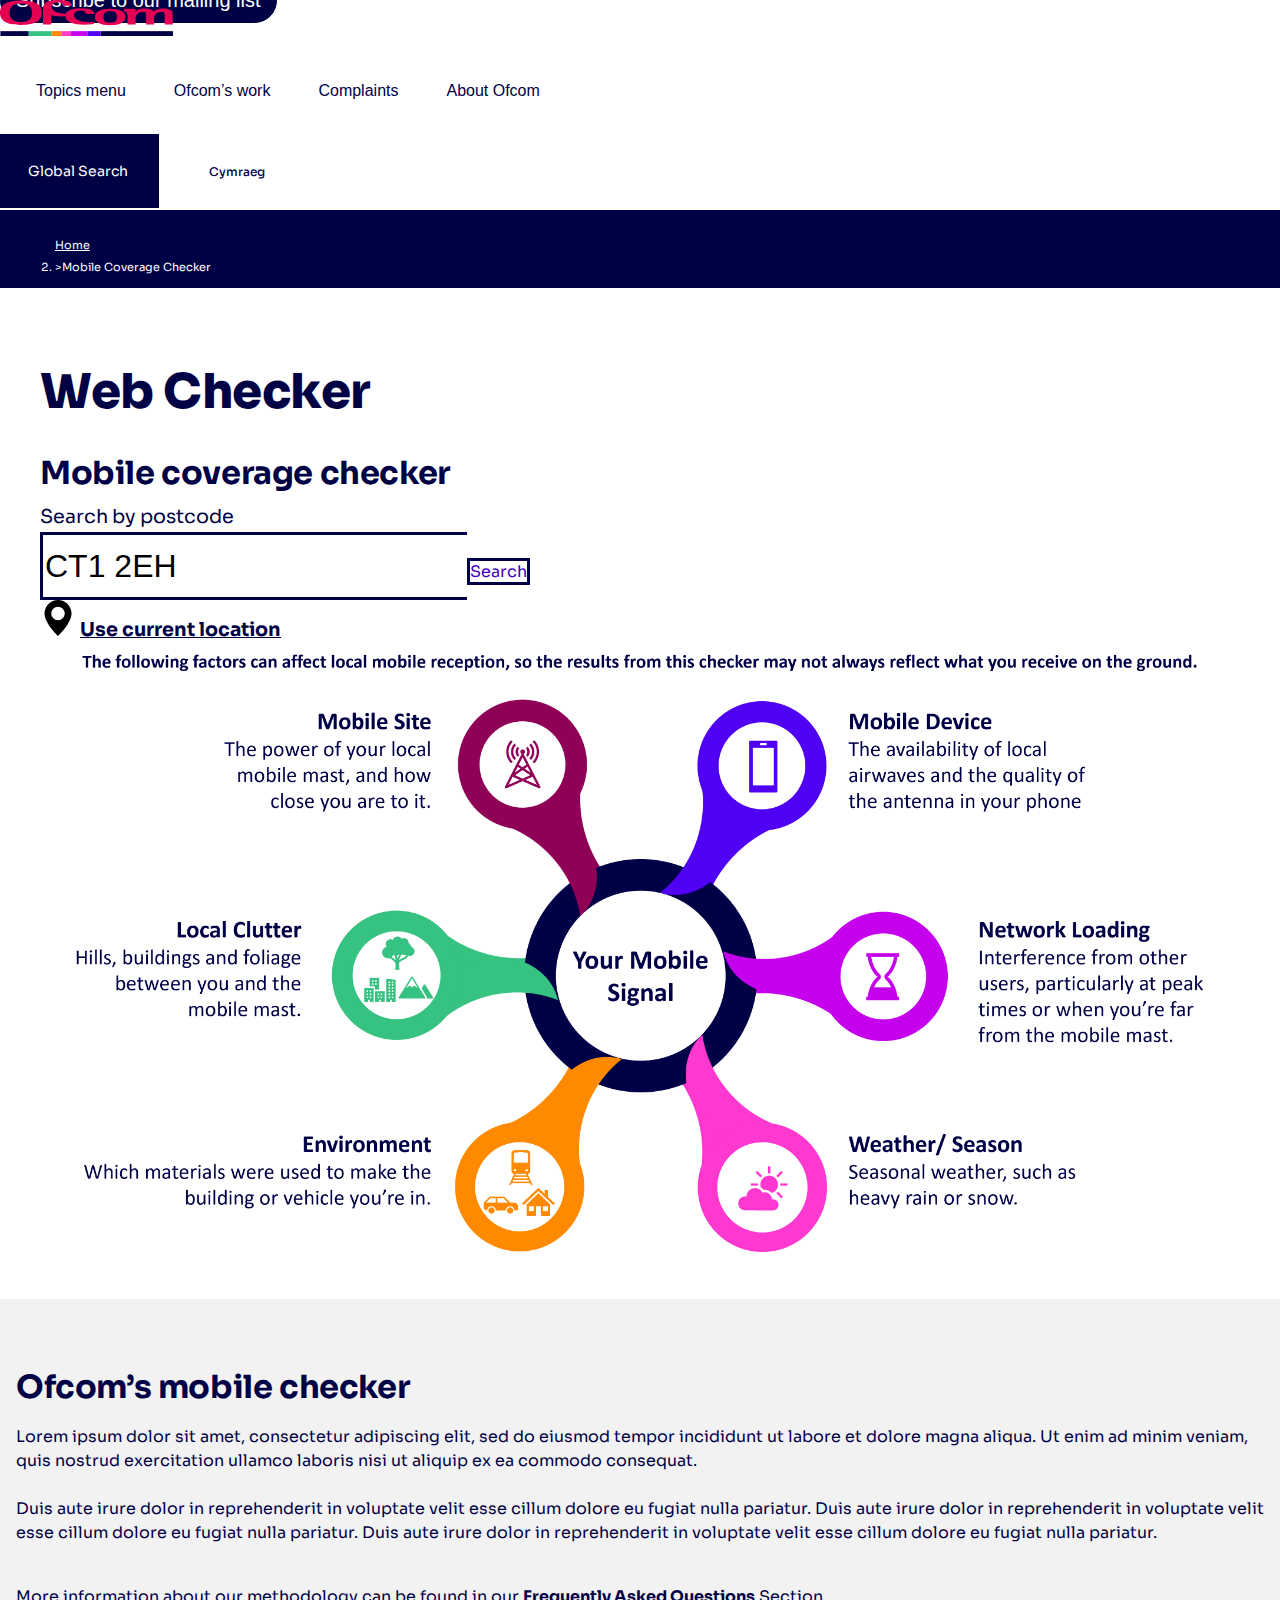
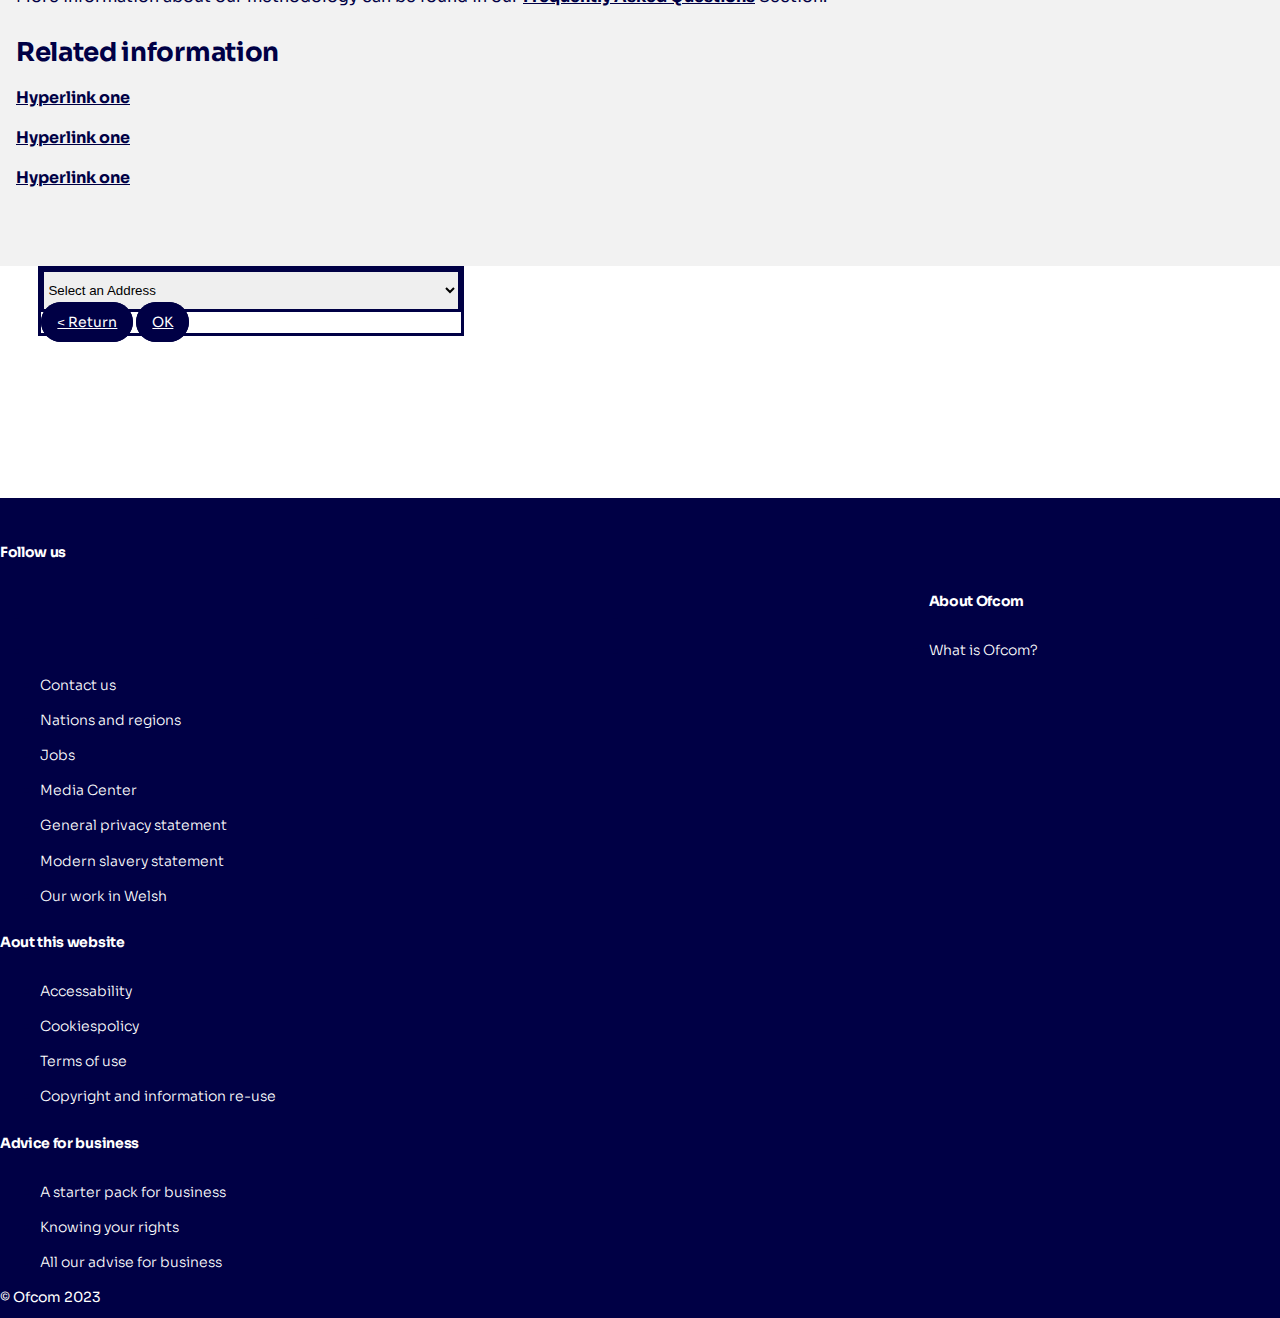
<file: index.html>
<!doctype html>
<html lang="en">

<head>
  <!-- Required meta tags  -->
  <meta charset="utf-8">
  <meta name="viewport" content="width=device-width, initial-scale=1">
  <title>Web Checker</title>
  <link rel="icon" href="assets/img/favicon.ico" />
  <link rel="stylesheet" href="https://cdnjs.cloudflare.com/ajax/libs/font-awesome/6.2.0/css/all.min.css"
    integrity="sha512-xh6O/CkQoPOWDdYTDqeRdPCVd1SpvCA9XXcUnZS2FmJNp1coAFzvtCN9BmamE+4aHK8yyUHUSCcJHgXloTyT2A=="
    crossorigin="anonymous" referrerpolicy="no-referrer" />
  <!-- Bootstrap CSS -->
  <link href="https://cdn.jsdelivr.net/npm/bootstrap@5.2.3/dist/css/bootstrap.min.css" rel="stylesheet"
    integrity="sha384-rbsA2VBKQhggwzxH7pPCaAqO46MgnOM80zW1RWuH61DGLwZJEdK2Kadq2F9CUG65" crossorigin="anonymous">
  <link href="css/main.css" rel="stylesheet">
  <link href="css/mobile-checker.css" rel="stylesheet">
</head>

<body>

  <!-- header start -->
  <header class="header fixed-top d-flex align-items-center">
    <a class="skip-to-content-link" href="#skipToContent" tabindex="0">Skip to main content</a>

    <div class="container-fluid d-flex align-items-center justify-content-between">

      <div class="logo me-auto me-lg-0">
        <a href=""> <img class="brand-logo" src="assets/img/logo2023_2.svg" alt="OfCom Logo" /></a>
      </div>
      <a href="javascript:void(0);" id="mobile-menu-trigger" class="mobile-menu-trigger order-3 order-lg-2">
        <span class="visually-hidden-focusable">hamburger menu</span>
        <i class="mobile-nav-toggle mobile-nav-show fa-solid fa-bars"></i>
        <i class="mobile-nav-toggle mobile-nav-hide d-none fa-solid fa-xmark"></i>
      </a>
      <!-- menu start here -->
      <div class="header-item ms-auto">
        <div class="menu-overlay">
        </div>
        <nav class="menu">
          <div class="mobile-menu-head">
            <a href="javascript:void(0);" class="go-back">
              <span class="visually-hidden-focusable">Go Back</span>
              <i class="fa fa-angle-left"></i></a>
            <div class="current-menu-title"></div>
            <div class="mobile-menu-close">&times;</div>
          </div>
          <ul class="menu-main">
            <li class="menu-item-has-children">
              <button type="button">Topics <span class="visually-hidden-focusable">menu</span><i
                  class="fa fa-angle-down"></i></button>
              <div class="sub-menu mega-menu mega-menu-column-4">
                <div class="list-item">
                  <div class="title d-flex justify-content-between align-items-center">
                    <a href="phone-int.html" class="sub-menu-link">
                      <div class="sub-topic-text d-flex justify-content-between align-items-start align-items-center">
                        <span> Phones and broadband</span>
                        <svg class="svg-arrow" width="25" height="25" viewBox="0 0 40 40"
                          xmlns="http://www.w3.org/2000/svg">
                          <circle cx="20.2449" cy="19.7964" r="19"></circle>
                          <path d="M22.6774 12.2964L30.8422 20.2964L22.6774 28.2964" stroke-width="2"
                            stroke-linejoin="bevel"></path>
                          <path d="M30.6472 20.2964L9.64722 20.2964" stroke-width="2" stroke-linejoin="bevel"></path>
                        </svg>
                      </div>
                    </a>
                  </div>
                  <ul>
                    <li>
                      <span class="detail-text">Phones and broadband Lorem ipsum dolor sit amet, consectetur adipiscing
                        elit,
                        sed do eiusmod tempor
                        incididunt ut labore et dolore magna aliqua. Ut enim ad minim veniam, quis nostrud
                        exercitation</span>
                    </li>
                  </ul>
                </div>
                <div class="list-item">
                  <h4 class="title d-flex justify-content-between align-items-center">
                    <a href="#" class="sub-topic">TV, radio and on-demand</a>
                    <svg xmlns="http://www.w3.org/2000/svg" width="25" height="25" viewBox="0 0 40 40">
                      <circle cx="20.2449" cy="19.7964" r="19" stroke="#000045" />
                      <path d="M22.6774 12.2964L30.8422 20.2964L22.6774 28.2964" stroke="#000045" stroke-width="2"
                        stroke-linejoin="bevel" />
                      <path d="M30.6472 20.2964L9.64722 20.2964" stroke="#000045" stroke-width="2"
                        stroke-linejoin="bevel" />
                    </svg>
                  </h4>
                  <ul>
                    <li>
                      <span class="detail-text">TV, radio and on-demand Lorem ipsum dolor sit amet, consectetur
                        adipiscing elit, sed do eiusmod tempor
                        incididunt ut labore et dolore magna aliqua. Ut enim ad minim veniam, quis nostrud
                        exercitation</span>
                    </li>
                  </ul>
                </div>
                <div class="list-item">
                  <h4 class="title d-flex justify-content-between align-items-center">
                    <a href="" class="sub-topic">Post</a>
                    <svg xmlns="http://www.w3.org/2000/svg" width="25" height="25" viewBox="0 0 40 40">
                      <circle cx="20.2449" cy="19.7964" r="19" stroke="#000045" />
                      <path d="M22.6774 12.2964L30.8422 20.2964L22.6774 28.2964" stroke="#000045" stroke-width="2"
                        stroke-linejoin="bevel" />
                      <path d="M30.6472 20.2964L9.64722 20.2964" stroke="#000045" stroke-width="2"
                        stroke-linejoin="bevel" />
                    </svg>
                  </h4>

                  <ul>
                    <li>
                      <span class="detail-text">Post Lorem ipsum dolor sit amet, consectetur
                        adipiscing elit, sed do eiusmod tempor
                        incididunt ut labore et dolore magna aliqua. Ut enim ad minim veniam, quis nostrud
                        exercitation</span>
                    </li>
                  </ul>
                </div>

                <div class="list-item">
                  <h4 class="title d-flex justify-content-between align-items-center">
                    <a href="" class="sub-topic">Radio</a>
                    <svg xmlns="http://www.w3.org/2000/svg" width="25" height="25" viewBox="0 0 40 40">
                      <circle cx="20.2449" cy="19.7964" r="19" stroke="#000045" />
                      <path d="M22.6774 12.2964L30.8422 20.2964L22.6774 28.2964" stroke="#000045" stroke-width="2"
                        stroke-linejoin="bevel" />
                      <path d="M30.6472 20.2964L9.64722 20.2964" stroke="#000045" stroke-width="2"
                        stroke-linejoin="bevel" />
                    </svg>
                  </h4>
                  <ul>
                    <li>
                      <span class="detail-text">Radio Lorem ipsum dolor sit amet, consectetur
                        adipiscing elit, sed do eiusmod tempor
                        incididunt ut labore et dolore magna aliqua. Ut enim ad minim veniam, quis nostrud
                        exercitation</span>
                    </li>
                </div>
                <div class="list-item">
                  <h4 class="title d-flex justify-content-between align-items-center">
                    <a href="" class="sub-topic">Managing the airwaves</a>
                    <svg xmlns="http://www.w3.org/2000/svg" width="25" height="25" viewBox="0 0 40 40">
                      <circle cx="20.2449" cy="19.7964" r="19" stroke="#000045" />
                      <path d="M22.6774 12.2964L30.8422 20.2964L22.6774 28.2964" stroke="#000045" stroke-width="2"
                        stroke-linejoin="bevel" />
                      <path d="M30.6472 20.2964L9.64722 20.2964" stroke="#000045" stroke-width="2"
                        stroke-linejoin="bevel" />
                    </svg>
                  </h4>
                  <ul>
                    <li>
                      <span class="detail-text">Managing the airwaves Lorem ipsum dolor sit amet, consectetur
                        adipiscing elit, sed do eiusmod tempor
                        incididunt ut labore et dolore magna aliqua. Ut enim ad minim veniam, quis nostrud
                        exercitation</span>
                    </li>
                </div>
                <div class="list-item">
                  <h4 class="title d-flex justify-content-between align-items-center">
                    <a href="" class="sub-topic">Online safety</a>
                    <svg xmlns="http://www.w3.org/2000/svg" width="25" height="25" viewBox="0 0 40 40">
                      <circle cx="20.2449" cy="19.7964" r="19" stroke="#000045" />
                      <path d="M22.6774 12.2964L30.8422 20.2964L22.6774 28.2964" stroke="#000045" stroke-width="2"
                        stroke-linejoin="bevel" />
                      <path d="M30.6472 20.2964L9.64722 20.2964" stroke="#000045" stroke-width="2"
                        stroke-linejoin="bevel" />
                    </svg>
                  </h4>
                  <ul>
                    <li>
                      <span class="detail-text">Online safety Lorem ipsum dolor sit amet, consectetur
                        adipiscing elit, sed do eiusmod tempor
                        incididunt ut labore et dolore magna aliqua. Ut enim ad minim veniam, quis nostrud
                        exercitation</span>
                    </li>
                </div>
                <div class="list-item">
                  <h4 class="title d-flex justify-content-between align-items-center">
                    <a href="" class="sub-topic">Digital services</a>
                    <svg xmlns="http://www.w3.org/2000/svg" width="25" height="25" viewBox="0 0 40 40">
                      <circle cx="20.2449" cy="19.7964" r="19" stroke="#000045" />
                      <path d="M22.6774 12.2964L30.8422 20.2964L22.6774 28.2964" stroke="#000045" stroke-width="2"
                        stroke-linejoin="bevel" />
                      <path d="M30.6472 20.2964L9.64722 20.2964" stroke="#000045" stroke-width="2"
                        stroke-linejoin="bevel" />
                    </svg>
                  </h4>
                  <ul>
                    <li>
                      <span class="detail-text">Digital services Lorem ipsum dolor sit amet, consectetur
                        adipiscing elit, sed do eiusmod tempor
                        incididunt ut labore et dolore magna aliqua. Ut enim ad minim veniam, quis nostrud
                        exercitation</span>
                    </li>
                </div>
                <div class="list-item">
                  <h4 class="title d-flex justify-content-between align-items-center">
                    <a href="" class="sub-topic">Media use and attitudes</a>
                    <svg xmlns="http://www.w3.org/2000/svg" width="25" height="25" viewBox="0 0 40 40">
                      <circle cx="20.2449" cy="19.7964" r="19" stroke="#000045" />
                      <path d="M22.6774 12.2964L30.8422 20.2964L22.6774 28.2964" stroke="#000045" stroke-width="2"
                        stroke-linejoin="bevel" />
                      <path d="M30.6472 20.2964L9.64722 20.2964" stroke="#000045" stroke-width="2"
                        stroke-linejoin="bevel" />
                    </svg>
                  </h4>
                  <ul>
                    <li>
                      <span class="detail-text">Media use and attitudes Lorem ipsum dolor sit amet, consectetur
                        adipiscing elit, sed do eiusmod tempor
                        incididunt ut labore et dolore magna aliqua. Ut enim ad minim veniam, quis nostrud
                        exercitation</span>
                    </li>
                </div>
                <div class="w-100 menu-social-icons">
                  <a href="#" title="Twitter">
                    <i class="fa-brands fa-twitter"></i>
                  </a>
                  <a href="#" title="Facebook">
                    <i class="fa-brands fa-facebook-f"></i>
                  </a>
                  <a href="#" title="LinkedIn">
                    <i class="fa-brands fa-linkedin"></i>
                  </a>
                  <a href="#" title="Youtube">
                    <i class="fa-brands fa-youtube"></i>
                  </a>
                  <a href="#" title="Instagram">
                    <i class="fa-brands fa-square-instagram"></i>
                  </a>
                  <a href="#" title="Tiktok">
                    <i class="fa-brands fa-tiktok"></i>
                  </a>
                </div>
                <div class="multicolor-banner">
                  <div class="row row-cols-auto g-0 multicolor-strip menu-strip-height">
                    <div class="bg-blue"></div>
                    <div class="bg-megenta"></div>
                    <div class="bg-pink"></div>
                    <div class="bg-yellow"></div>
                    <div class="bg-green"></div>
                  </div>
                </div>

              </div>
            </li>
            <li class="menu-item-has-children">
              <button type="button">Ofcom’s work <i class="fa fa-angle-down"></i></button>
              <div class="sub-menu mega-menu mega-menu-column-4">
                <div class="list-item">
                  <h4 class="title d-flex justify-content-between align-items-center">
                    <a href="news-center.html" class="sub-topic">News centre</a>
                    <svg xmlns="http://www.w3.org/2000/svg" width="25" height="25" viewBox="0 0 40 40">
                      <circle cx="20.2449" cy="19.7964" r="19" stroke="#000045" />
                      <path d="M22.6774 12.2964L30.8422 20.2964L22.6774 28.2964" stroke="#000045" stroke-width="2"
                        stroke-linejoin="bevel" />
                      <path d="M30.6472 20.2964L9.64722 20.2964" stroke="#000045" stroke-width="2"
                        stroke-linejoin="bevel" />
                    </svg>
                  </h4>
                  <ul>
                    <li>
                      <span class="detail-text">News centre Lorem ipsum dolor sit amet, consectetur adipiscing
                        elit,
                        sed do eiusmod tempor
                        incididunt ut labore et dolore magna aliqua. Ut enim ad minim veniam, quis nostrud
                        exercitation
                      </span>
                    </li>
                  </ul>
                </div>
                <div class="list-item">
                  <h4 class="title d-flex justify-content-between align-items-center">
                    <a href="" class="sub-topic">Licences</a>
                    <svg xmlns="http://www.w3.org/2000/svg" width="25" height="25" viewBox="0 0 40 40">
                      <circle cx="20.2449" cy="19.7964" r="19" stroke="#000045" />
                      <path d="M22.6774 12.2964L30.8422 20.2964L22.6774 28.2964" stroke="#000045" stroke-width="2"
                        stroke-linejoin="bevel" />
                      <path d="M30.6472 20.2964L9.64722 20.2964" stroke="#000045" stroke-width="2"
                        stroke-linejoin="bevel" />
                    </svg>
                  </h4>
                  <ul>
                    <li>
                      <span class="detail-text">Licences Lorem ipsum dolor sit amet, consectetur adipiscing
                        elit,
                        sed do eiusmod tempor
                        incididunt ut labore et dolore magna aliqua. Ut enim ad minim veniam, quis nostrud
                        exercitation
                      </span>
                    </li>
                  </ul>
                </div>
                <div class="list-item">
                  <h4 class="title d-flex justify-content-between align-items-center">
                    <a href="" class="sub-topic">Reports and data</a>
                    <svg xmlns="http://www.w3.org/2000/svg" width="25" height="25" viewBox="0 0 40 40">
                      <circle cx="20.2449" cy="19.7964" r="19" stroke="#000045" />
                      <path d="M22.6774 12.2964L30.8422 20.2964L22.6774 28.2964" stroke="#000045" stroke-width="2"
                        stroke-linejoin="bevel" />
                      <path d="M30.6472 20.2964L9.64722 20.2964" stroke="#000045" stroke-width="2"
                        stroke-linejoin="bevel" />
                    </svg>
                  </h4>

                  <ul>
                    <li>
                      <span class="detail-text">Reports and data Lorem ipsum dolor sit amet, consectetur adipiscing
                        elit,
                        sed do eiusmod tempor
                        incididunt ut labore et dolore magna aliqua. Ut enim ad minim veniam, quis nostrud
                        exercitation
                      </span>
                    </li>
                  </ul>
                </div>
                <div class="list-item">
                  <h4 class="title d-flex justify-content-between align-items-center">
                    <a href="consultations-statements.html" class="sub-topic">Consultations and statements</a>
                    <svg xmlns="http://www.w3.org/2000/svg" width="25" height="25" viewBox="0 0 40 40">
                      <circle cx="20.2449" cy="19.7964" r="19" stroke="#000045" />
                      <path d="M22.6774 12.2964L30.8422 20.2964L22.6774 28.2964" stroke="#000045" stroke-width="2"
                        stroke-linejoin="bevel" />
                      <path d="M30.6472 20.2964L9.64722 20.2964" stroke="#000045" stroke-width="2"
                        stroke-linejoin="bevel" />
                    </svg>
                  </h4>
                  <ul>
                    <li>
                      <span class="detail-text">Consultations and statements and data Lorem ipsum dolor sit amet,
                        consectetur adipiscing
                        elit,
                        sed do eiusmod tempor
                        incididunt ut labore et dolore magna aliqua. Ut enim ad minim veniam, quis nostrud
                        exercitation
                      </span>
                    </li>
                </div>

                <div class="w-100 menu-social-icons">
                  <a href="#" title="Twitter">
                    <i class="fa-brands fa-twitter"></i>
                  </a>
                  <a href="#" title="Facebook">
                    <i class="fa-brands fa-facebook-f"></i>
                  </a>
                  <a href="#" title="LinkedIn">
                    <i class="fa-brands fa-linkedin"></i>
                  </a>
                  <a href="#" title="Youtube">
                    <i class="fa-brands fa-youtube"></i>
                  </a>
                  <a href="#" title="Instagram">
                    <i class="fa-brands fa-square-instagram"></i>
                  </a>
                  <a href="#" title="Tiktok">
                    <i class="fa-brands fa-tiktok"></i>
                  </a>
                </div>
                <div class="multicolor-banner">
                  <div class="row row-cols-auto g-0 multicolor-strip menu-strip-height">
                    <div class="bg-blue"></div>
                    <div class="bg-megenta"></div>
                    <div class="bg-pink"></div>
                    <div class="bg-yellow"></div>
                    <div class="bg-green"></div>
                  </div>
                </div>

              </div>
            </li>
            <li class="menu-item-has-children">
              <button type="button">Complaints <i class="fa fa-angle-down"></i></button>
              <div class="sub-menu mega-menu mega-menu-column-4">
                <div class="list-item">
                  <h4 class="title d-flex justify-content-between align-items-center">
                    <a href="complaints.html" class="sub-topic">Complaints</a>
                    <svg xmlns="http://www.w3.org/2000/svg" width="25" height="25" viewBox="0 0 40 40">
                      <circle cx="20.2449" cy="19.7964" r="19" stroke="#000045" />
                      <path d="M22.6774 12.2964L30.8422 20.2964L22.6774 28.2964" stroke="#000045" stroke-width="2"
                        stroke-linejoin="bevel" />
                      <path d="M30.6472 20.2964L9.64722 20.2964" stroke="#000045" stroke-width="2"
                        stroke-linejoin="bevel" />
                    </svg>
                  </h4>
                  <ul>
                    <li class="mb-3">Compliants About:</li>
                    <li><a href="complaints-about.html">TV, radio or on demand services</a></li>
                    <li><a href="">Mobile, phone or internet services</a></li>
                    <li><a href="#">Postal services</a></li>
                    <li><a href="#">Wireless interference</a></li>
                    <li><a href="#">Video-sharing platform (VSP)</a></li>
                    <li><a href="#">Complain about something else</a></li>
                  </ul>
                </div>
                <div class="list-item">
                  <ul>
                    <li class="mb-3"><span class="detail-text">
                        We may be able to help you complain about or report issues relating to phone, broadband and
                        postal services, TV, radio and on-demand programmes, interference to wireless devices, or
                        something you have seen on a video-sharing platform.
                      </span></li>
                    <li><a href="#">Text Text</a></li>
                    <li><a href="#">Text Text</a></li>
                  </ul>

                </div>
                <div class="w-100 menu-social-icons">
                  <a href="#" title="Twitter">
                    <i class="fa-brands fa-twitter"></i>
                  </a>
                  <a href="#" title="Facebook">
                    <i class="fa-brands fa-facebook-f"></i>
                  </a>
                  <a href="#" title="LinkedIn">
                    <i class="fa-brands fa-linkedin"></i>
                  </a>
                  <a href="#" title="Youtube">
                    <i class="fa-brands fa-youtube"></i>
                  </a>
                  <a href="#" title="Instagram">
                    <i class="fa-brands fa-square-instagram"></i>
                  </a>
                  <a href="#" title="Tiktok">
                    <i class="fa-brands fa-tiktok"></i>
                  </a>
                </div>
                <div class="multicolor-banner">
                  <div class="row row-cols-auto g-0 multicolor-strip menu-strip-height">
                    <div class="bg-blue"></div>
                    <div class="bg-megenta"></div>
                    <div class="bg-pink"></div>
                    <div class="bg-yellow"></div>
                    <div class="bg-green"></div>
                  </div>
                </div>
              </div>
            </li>
            <li class="menu-item-has-children">
              <button type="button">About Ofcom <i class="fa fa-angle-down"></i></button>
              <div class="sub-menu mega-menu mega-menu-column-4">
                <div class="list-item ">
                  <h4 class="title d-flex justify-content-between align-items-center">
                    <a href="" class="sub-topic">About Ofcom</a>
                    <svg xmlns="http://www.w3.org/2000/svg" width="25" height="25" viewBox="0 0 40 40"
                      style="fill: white;">
                      <circle cx="20.2449" cy="19.7964" r="19" stroke="#000045" />
                      <path d="M22.6774 12.2964L30.8422 20.2964L22.6774 28.2964" stroke="#000045" stroke-width="2"
                        stroke-linejoin="bevel" />
                      <path d="M30.6472 20.2964L9.64722 20.2964" stroke="#000045" stroke-width="2"
                        stroke-linejoin="bevel" />
                    </svg>
                  </h4>
                  <ul>
                    <li><a href="#">What is Ofcom?</a></li>
                    <li><a href="#">How Ofcom is run</a></li>
                    <li><a href="#">News and updates</a></li>
                    <li><a href="#">International work</a></li>
                    <li><a href="#">Contacting Ofcom</a></li>
                    <li><a href="#">Supplying Ofcom</a></li>
                    <li><a href="#">Policies and guidelines</a></li>
                  </ul>
                </div>
                <div class="list-item">
                  <h4 class="title visually-hidden">Accessibility</h4>
                  <ul>
                    <li><a href="#">Accessibility and diversity</a></li>
                    <li><a href="#">Annual reports and plans</a></li>
                    <li><a href="#">Freedom of Information and Data Protection</a></li>
                    <li><a href="#">About this website</a></li>
                    <li><a href="#">Copyright and information re-use</a></li>
                  </ul>

                </div>
                <div class="list-item">
                  <ul>
                    <li class="mb-3"><span class="detail-text">
                        Optional explanatory text here and / or quick links to popular or topical content. <br>
                        Lorem ipsum dolor sit amet, consectetur adipiscing elit, sed do eiusmod tempor incididunt ut
                        labore. Lorem ipsum dolor sit amet, consectetur. Lorem ipsum dolor sit amet, consectetur.</li>

                  </ul>
                </div>
                <div class="list-item">

                </div>
                <div class="w-100 menu-social-icons">
                  <a href="#" title="Twitter">
                    <i class="fa-brands fa-twitter"></i>
                  </a>
                  <a href="#" title="Facebook">
                    <i class="fa-brands fa-facebook-f"></i>
                  </a>
                  <a href="#" title="LinkedIn">
                    <i class="fa-brands fa-linkedin"></i>
                  </a>
                  <a href="#" title="Youtube">
                    <i class="fa-brands fa-youtube"></i>
                  </a>
                  <a href="#" title="Instagram">
                    <i class="fa-brands fa-square-instagram"></i>
                  </a>
                  <a href="#" title="Tiktok">
                    <i class="fa-brands fa-tiktok"></i>
                  </a>
                </div>
                <div class="multicolor-banner">
                  <div class="row row-cols-auto g-0 multicolor-strip menu-strip-height">
                    <div class="bg-blue"></div>
                    <div class="bg-megenta"></div>
                    <div class="bg-pink"></div>
                    <div class="bg-yellow"></div>
                    <div class="bg-green"></div>
                  </div>
                </div>
              </div>
            </li>
          </ul>
        </nav>
      </div>
      <!-- menu end here -->
      <a href="javascript:void(0);" id="search-icon" class="search-icons d-flex align-items-center order-2 order-lg-1">
        <i class="fas fa-search"></i>
        <span class="visually-hidden-focusable">Global Search</span>
      </a>
      <form action="" class="search-form">
        <div class="search-box mx-auto position-relative">
          <input type="search" class="search-box-input" name="" placeholder="What are looking for?" id="myInput">

          <label for="myInput" class="visually-hidden-focusable"><span class="d-none">Serach</span></label>
          <a href="javascript:void(0)" class="fas fa-search gl-search"><span class="d-none">Serach</span></a>
        </div>

        <h4 class="text-center mt-4">Quick Links:</h4>

        <hr>
        <div class="search-quick-link mx-auto mt-4">

          <div class="row">
            <div class="col-6 col-md-3">
              <a href="" class="w-100 d-flex justify-content-between align-items-start align-items-start">
                <span>Complaints</span>
                <i class="fa-solid fa-circle-arrow-right"></i>
              </a>
            </div>
            <div class="col-6 col-md-3">
              <a href="" class="w-100 d-flex justify-content-between align-items-start align-items-start">
                <span>Mobile and Broadband checker </span>
                <i class="fa-solid fa-circle-arrow-right"></i>
              </a>

            </div>
            <div class="col-6 col-md-3">
              <a href="" class="w-100 d-flex justify-content-between align-items-start align-items-start">
                <span>What is Ofcom</span>
                <i class="fa-solid fa-circle-arrow-right"></i>
              </a>

            </div>
            <div class="col-6 col-md-3">
              <a href="" class="w-100 d-flex justify-content-between align-items-start align-items-start">
                <span>Licences</span>
                <i class="fa-solid fa-circle-arrow-right"></i>
              </a>
            </div>
            <div class="col-6 col-md-3">
              <a href="" class="w-100 d-flex justify-content-between align-items-start align-items-center">
                <span>Newsroom</span>
                <i class="fa-solid fa-circle-arrow-right"></i>
              </a>
            </div>
            <div class="col-6 col-md-3">
              <a href="" class="w-100 d-flex justify-content-between align-items-start align-items-center">
                <span>Consultations</span>
                <i class="fa-solid fa-circle-arrow-right"></i>
              </a>
            </div>
          </div>
        </div>
        <hr>
        <div class="w-75 mx-auto mt-4">
          <h4 class="text-center mt-4 mb-5">Suggested searches</h4>
          <div class="row my-3 d-flex align-items-center">
            <div class="col-12 col-sm-6 col-md-3 mb-2"><button
                class="btn btn-primary-white-border w-100 mb-2 px-4">Example
                search</button></div>
            <div class="col-12 col-sm-6 col-md-3 mb-2"><button
                class="btn btn-primary-white-border w-100 mb-2 px-4">Example
                search</button></div>
            <div class="col-12 col-sm-6 col-md-3 mb-2"><button
                class="btn btn-primary-white-border w-100 mb-2 px-4">Example
                search</button></div>
            <div class="col-12 col-sm-6 col-md-3 mb-2"><button
                class="btn btn-primary-white-border w-100 mb-2 px-4">Example
                search</button></div>
          </div>
        </div>
        <hr>
        <div class="search-quick-link mx-auto mt-4 mb-5 news-blue">
          <h4 class="text-center mt-4 mb-3">Latest</h4>
          <div class="row">
            <div class="col-12 col-md-6 col-lg-3">
              <a href="" class="">
                <div class="info-card news-info">
                  <img src="assets/img/latest-1.png" class="card-img-small mb-3" alt="...">
                  <div class="d-flex justify-content-between align-items-start">
                    <span class="info-card-header">Lorem ipsum dolor sit</span>
                    <svg class="svg-arrow" width="40" height="40" viewBox="0 0 40 40"
                      xmlns="http://www.w3.org/2000/svg">
                      <circle cx="20.2449" cy="19.7964" r="19" />
                      <path d="M22.6774 12.2964L30.8422 20.2964L22.6774 28.2964" stroke-width="2"
                        stroke-linejoin="bevel" />
                      <path d="M30.6472 20.2964L9.64722 20.2964" stroke-width="2" stroke-linejoin="bevel" />
                    </svg>
                  </div>
                  <span class="date">12/12/2022</span>
                </div>
              </a>
            </div>
            <div class="col-12 col-md-6 col-lg-3">
              <a href="">
                <div class="info-card news-info">
                  <img src="assets/img/latest-2.png" class="card-img-small mb-3" alt="...">
                  <div class="d-flex justify-content-between align-items-start">
                    <span class="info-card-header">Lorem ipsum dolor sit</span>
                    <svg class="svg-arrow" width="40" height="40" viewBox="0 0 40 40"
                      xmlns="http://www.w3.org/2000/svg">
                      <circle cx="20.2449" cy="19.7964" r="19" />
                      <path d="M22.6774 12.2964L30.8422 20.2964L22.6774 28.2964" stroke-width="2"
                        stroke-linejoin="bevel" />
                      <path d="M30.6472 20.2964L9.64722 20.2964" stroke-width="2" stroke-linejoin="bevel" />
                    </svg>
                  </div>
                  <span class="date">12/12/2022</span>
                </div>
              </a>
            </div>
            <div class="col-12 col-md-6 col-lg-3">
              <a href="">
                <div class="info-card news-info">
                  <img src="assets/img/latest-3.png" class="card-img-small mb-3" alt="...">
                  <div class="d-flex justify-content-between align-items-start">
                    <span class="info-card-header">Lorem ipsum dolor sit</span>
                    <svg class="svg-arrow" width="40" height="40" viewBox="0 0 40 40"
                      xmlns="http://www.w3.org/2000/svg">
                      <circle cx="20.2449" cy="19.7964" r="19" />
                      <path d="M22.6774 12.2964L30.8422 20.2964L22.6774 28.2964" stroke-width="2"
                        stroke-linejoin="bevel" />
                      <path d="M30.6472 20.2964L9.64722 20.2964" stroke-width="2" stroke-linejoin="bevel" />
                    </svg>
                  </div>
                  <span class="date">12/12/2022</span>
                </div>
              </a>
            </div>
            <div class="col-12 col-md-6 col-lg-3">
              <a href="">
                <div class="info-card news-info">
                  <img src="assets/img/latest-1.png" class="card-img-small mb-3" alt="...">
                  <div class="d-flex justify-content-between align-items-start">
                    <span class="info-card-header">Lorem ipsum dolor sit</span>
                    <svg class="svg-arrow" width="40" height="40" viewBox="0 0 40 40"
                      xmlns="http://www.w3.org/2000/svg">
                      <circle cx="20.2449" cy="19.7964" r="19" />
                      <path d="M22.6774 12.2964L30.8422 20.2964L22.6774 28.2964" stroke-width="2"
                        stroke-linejoin="bevel" />
                      <path d="M30.6472 20.2964L9.64722 20.2964" stroke-width="2" stroke-linejoin="bevel" />
                    </svg>
                  </div>
                  <span class="date">12/12/2022</span>
                </div>
              </a>
            </div>
          </div>
        </div>
      </form>
      <a href="" class="langauge-change order-1 order-lg-3" lang="cy" hreflang="cy">Cymraeg</a>
      <!-- <button type="button" class="btn btn-secondary" data-bs-toggle="tooltip" data-bs-placement="bottom" data-bs-title="Tooltip on bottom">
        Tooltip on bottom
      </button> -->
      <!-- mobile menu trigger -->

    </div>
    </div>
  </header>
  <main>
    <div id="skip" class="visually-hidden">Home page features</div>
    <section class="breadcrumb-position">
      <div class="row">
        <div class="col-12">
          <nav aria-label="breadcrumb">
            <ol class="breadcrumb">
              <li class="breadcrumb-item"><a href="index.html">Home</a></li>
              <li class="breadcrumb-item active" aria-current="page">Mobile Coverage Checker</li>
            </ol>
          </nav>
        </div>
      </div>
    </section>

    <section class="postcode-container">
      <div class="container-fluid">
        <div class="row">
          <div class="col-md-5">
            <div class="postcode-container-left">
              <h1 id="skipToContent" class="visually-hidden-focusable">Web Checker</h1>
              <h2 class="mb-2 mb-lg-0">Mobile coverage checker </h2>
              <div class="mb-4 col-xl-8">
                <label for="postcode" class="mb-1 fs-m">Search by postcode</label>
                <div class="search-container input-group mb-3">
                  <input type="text" class="form-control search-postcode" id="postcode" placeholder="" value="CT1 2EH" aria-label="Enter postcode" aria-describedby="Enter-postcode">
                  <a href="javascript:void(0);" class="input-group-text" id="Enter-postcode"><i class="fas fa-search fs-2rem"></i> <span class="visually-hidden-focusable">Search</span> </a>
                </div>

              </div>
              <div class="mb-4">
                <img class="location-pin" src="assets/img/web-icons/location-pin.svg" alt="Location Pin" /></a>
                <a href=""  class="bold-link">Use current location</a>
              </div>
              <input id="displayOnMobile" type="hidden" value="true" />
              <div class="col-md-12 text-center d-none d-md-block" id="landing-page-image-block">
                <img src="assets/img/Your-Mobile-Signal-Graphic.png" alt="">
              </div>
            </div>
          </div>
          <div class="col-md-7  gray-bg ">
            <div class="postcode-container-right">
                <div class="row">
                  <div class="col-12">
                    <div id="content1_1" class="content gray-bg details-box-padding">
                      <h2 class="mb-3" id="title">Ofcom’s mobile checker</h2>
                      <p>
                        Lorem ipsum dolor sit amet, consectetur adipiscing elit, sed do eiusmod tempor incididunt ut
                        labore et
                        dolore magna aliqua. Ut enim ad minim veniam, quis nostrud exercitation ullamco laboris nisi ut
                        aliquip
                        ex ea commodo consequat.<br><br>
                        Duis aute irure dolor in reprehenderit in voluptate velit esse cillum dolore eu fugiat nulla
                        pariatur.
                        Duis aute irure dolor in reprehenderit in voluptate velit esse cillum dolore eu fugiat nulla
                        pariatur.
                        Duis aute irure dolor in reprehenderit in voluptate velit esse cillum dolore eu fugiat nulla
                        pariatur.<br><br> </p>

                      <p>More information about our methodology can be found in our <a class="color-default"
                          href="more-information.html"><b>Frequently Asked
                            Questions</b></a> Section.
                      </p>
                      <div class="my-5">
                        <h3 class="mb-2">Related information</h3>
                        <p class="mb-2"><a class="color-default" href="#"><b>Hyperlink one</b></a></p>
                        <p class="mb-2"><a class="color-default" href="#"><b>Hyperlink one</b></a></p>
                        <p class="mb-2"><a class="color-default" href="#"><b>Hyperlink one</b></a></p>
  
                      </div>
                     
                    </div>

                  </div>
                </div>
            </div>

          </div>

        </div>
      </div>
    </section>

    <!-- Modal -->
    <div class="modal fade" id="staticBackdrop" data-bs-backdrop="static" data-bs-keyboard="false" tabindex="-1"
      aria-hidden="true">
      <div class="modal-dialog modal-dialog-left modal-popup-width-45">
        <div class="modal-content border-color-default">
          <div class="modal-body" style="position: static;">
            <select class="form-select" aria-label="Default select example">
              <option selected="">Select an Address</option>
              <option value="10033154983">11, THE PRECINCTS</option>
              <option value="100060825853">14, THE PRECINCTS</option>
              <option value="100060825851">14B, THE PRECINCTS</option>
              <option value="100060825852">14C, THE PRECINCTS</option>
              <option value="100062052449">FLAT 1, STARRS HOUSE, 14D, THE PRECINCTS</option>
              <option value="100062052450">FLAT 2, STARRS HOUSE, 14D, THE PRECINCTS</option>
              <option value="100062052454">SECOND FLOOR FLAT, CATHEDRAL HOUSE, THE PRECINCTS</option>
            </select>
          </div>

          <div class="modal-footer d-flex justify-content-center gap-2">
            <a href="index.html" class="btn btn-primary"> &lt;
              Return</a>
            <a href="result-page.html" class="btn btn-primary w-35">OK</a>
          </div>
        </div>
      </div>
    </div>
    <section>
      <div class="row g-0">
        <div class="col-12 d-flex justify-content-center position-relative">
          <button class="btn btn-primary button-subscribe">
            Subscribe to our mailing list <i class="ms-4 fa-solid fa-arrow-right"></i>
          </button>
        </div>
        <div class="col-12">
          <div class="row row-cols-auto g-0 multicolor-strip">
            <div class="col bg-blue"></div>
            <div class="col bg-megenta"></div>
            <div class="col bg-pink"></div>
            <div class="col bg-yellow"></div>
            <div class="col bg-green"></div>
          </div>
        </div>
      </div>
    </section>
    <footer class="footer">
      <div class="container-xl">
        <h2 class="visually-hidden text-white">Footer</h2>
        <div class="row">
          <div class="col-md-12 col-lg-3">
            <section class="mt-0 mt-lg-5  social">
              <h3 class="follow fw-bold">Follow us </h3>
              <ul class="list-unstyled social-icons">
                <li class="social-icons-list">
                  <a class="" href="#" title="Twitter">
                    <i class="fa-brands fa-twitter"></i>
                  </a>
                </li>
                <li class="social-icons-list">
                  <a class="" href="#" title="Facebook">
                    <i class="fa-brands fa-facebook-f"></i>
                  </a>
                </li>
                <li class="social-icons-list">
                  <a class="" href="#" title="LinkedIn">
                    <i class="fa-brands fa-linkedin"></i>
                  </a>
                </li>
                <li class="social-icons-list">
                  <a class="" href="#" title="Youtube">
                    <i class="fa-brands fa-youtube"></i>
                  </a>
                </li>
                <li class="social-icons-list">
                  <a class="" href="#" title="Instagram">
                    <i class="fa-brands fa-square-instagram"></i>
                  </a>
                </li>
                <li class="social-icons-list">
                  <a class="" href="#" title="Tiktok">
                    <i class="fa-brands fa-tiktok"></i>
                  </a>
                </li>
              </ul>

            </section>
          </div>
          <div class="col-md-12 col-lg-3">
            <section class="mt-0 mt-lg-5  about-ofcom">
              <h3 class="follow fw-bold">About Ofcom </h3>
              <ul class="list-unstyled">
                <li class="">
                  <a class="footer-link" href="#">What is Ofcom?</a>
                </li>
                <li class="">
                  <a class="footer-link" href="#">Contact us</a>
                </li>
                <li class="">
                  <a class="footer-link" href="#">Nations and regions</a>
                </li>
                <li class="">
                  <a class="footer-link" href="#">Jobs</a>
                </li>
                <li class="">
                  <a class="footer-link" href="#">Media Center</a>
                </li>
                <li class="">
                  <a class="footer-link" href="#">General privacy statement</a>
                </li>
                <li class="">
                  <a class="footer-link" href="#">Modern slavery statement</a>
                </li>
                <li class="">
                  <a class="footer-link" href="#">Our work in Welsh</a>
                </li>
              </ul>
            </section>
          </div>
          <div class="col-md-12 col-lg-3">
            <section class="mt-0 mt-lg-5 about-ofcom">
              <h3 class="follow fw-bold">Aout this website</h3>
              <ul class="list-unstyled">
                <li class="">
                  <a class="footer-link" href="#">Accessability</a>
                </li>
                <li class="">
                  <a class="footer-link" href="#">Cookiespolicy</a>
                </li>
                <li class="">
                  <a class="footer-link" href="#">Terms of use</a>
                </li>
                <li class="">
                  <a class="footer-link" href="#">Copyright and information re-use</a>
                </li>
              </ul>
            </section>
          </div>
          <div class="col-md-12 col-lg-3">
            <section class="mt-0 mt-lg-5 about-ofcom">
              <h3 class="follow fw-bold">Advice for business</h3>
              <ul class="list-unstyled">
                <li class="">
                  <a class="footer-link" href="#">A starter pack for business</a>
                </li>
                <li class="">
                  <a class="footer-link" href="#">Knowing your rights</a>
                </li>
                <li class="">
                  <a class="footer-link" href="#">All our advise for business</a>
                </li>
              </ul>
            </section>
          </div>
        </div>
      </div>
      <div class=" container-xl">
        <div class="row copyrights ">
          <div class="copyright-text text-lg-start text-start text-sm-end">© Ofcom 2023</div>
        </div>
      </div>
    </footer>
    <a href="" class="back-to-top">
      <i class="fa-solid fa-chevron-up"></i>
      <span>Back to top</span>
    </a>
  </main>


  <script src="vendor/jquery/jquery.min.js"></script>
  <script src="js/main.js"></script>

  <script src="https://cdn.jsdelivr.net/npm/bootstrap@5.2.3/dist/js/bootstrap.bundle.min.js"></script>



</body>

</html>
</file>
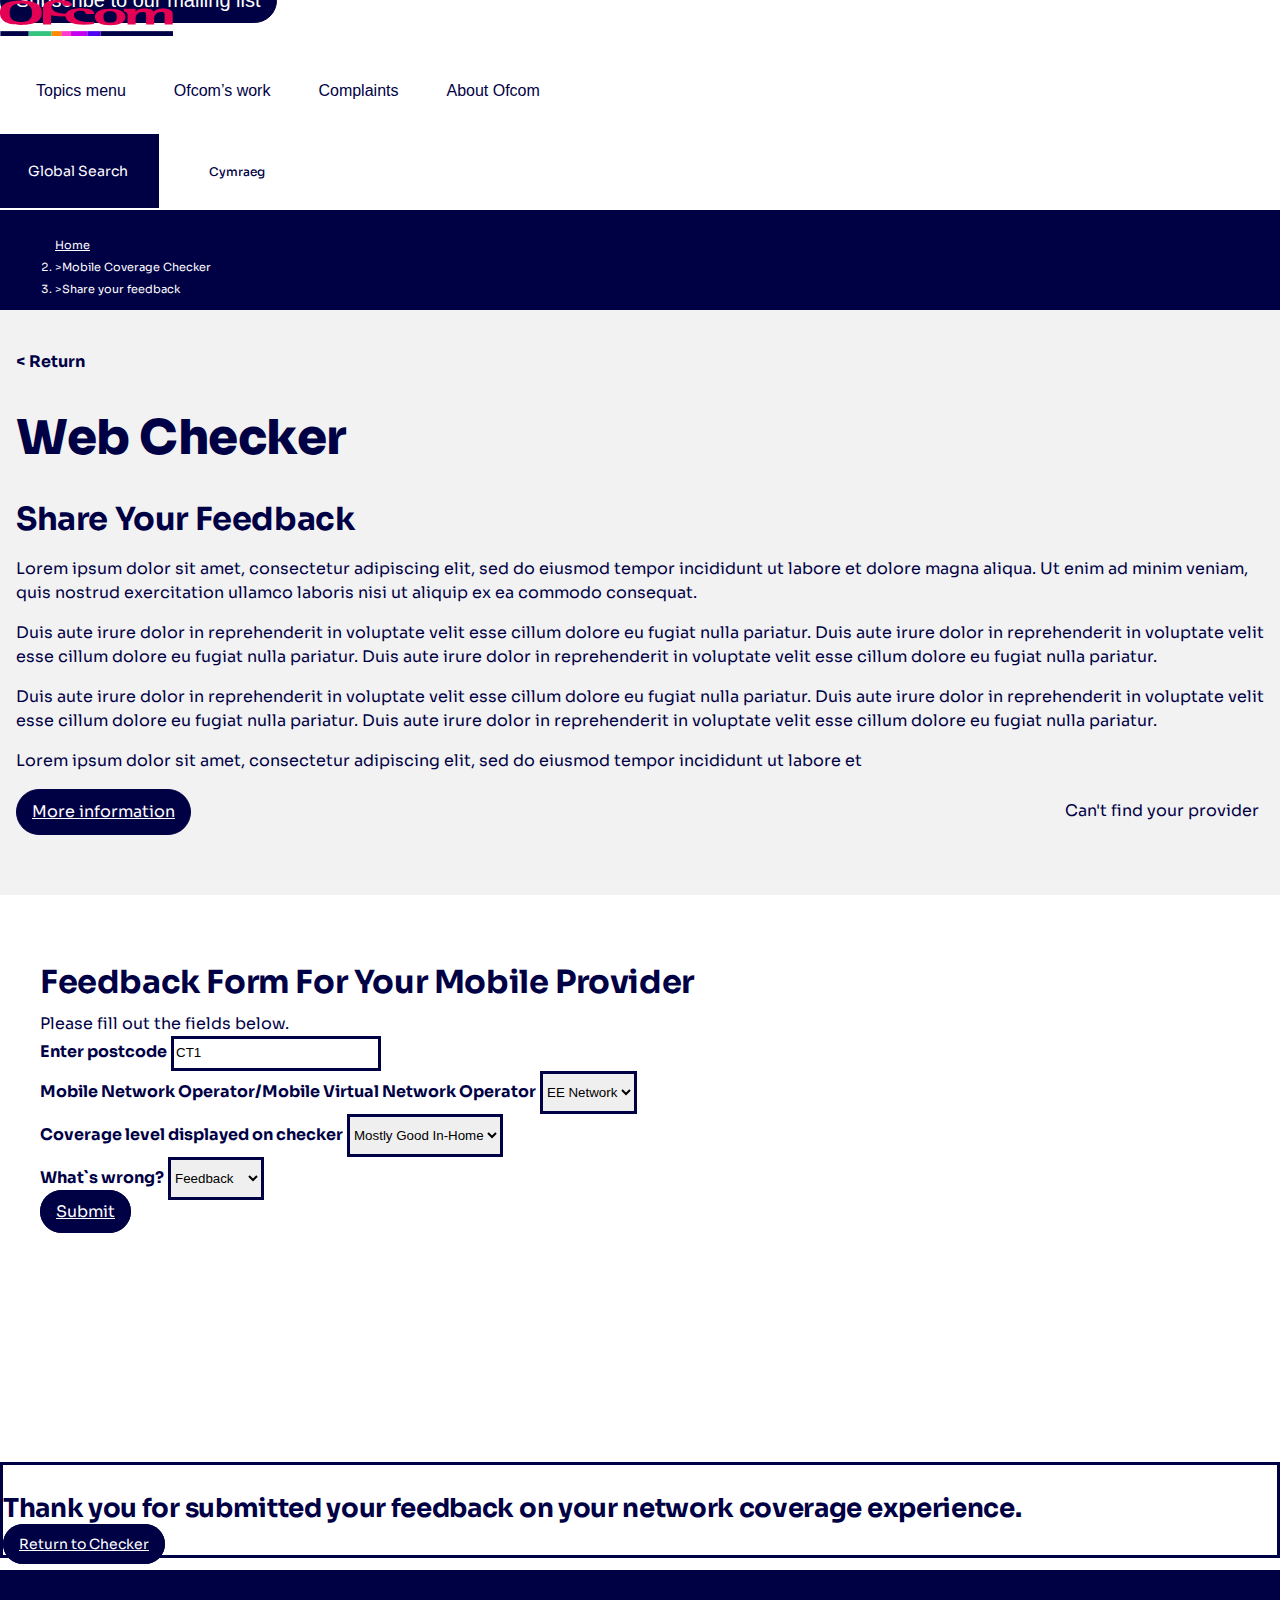
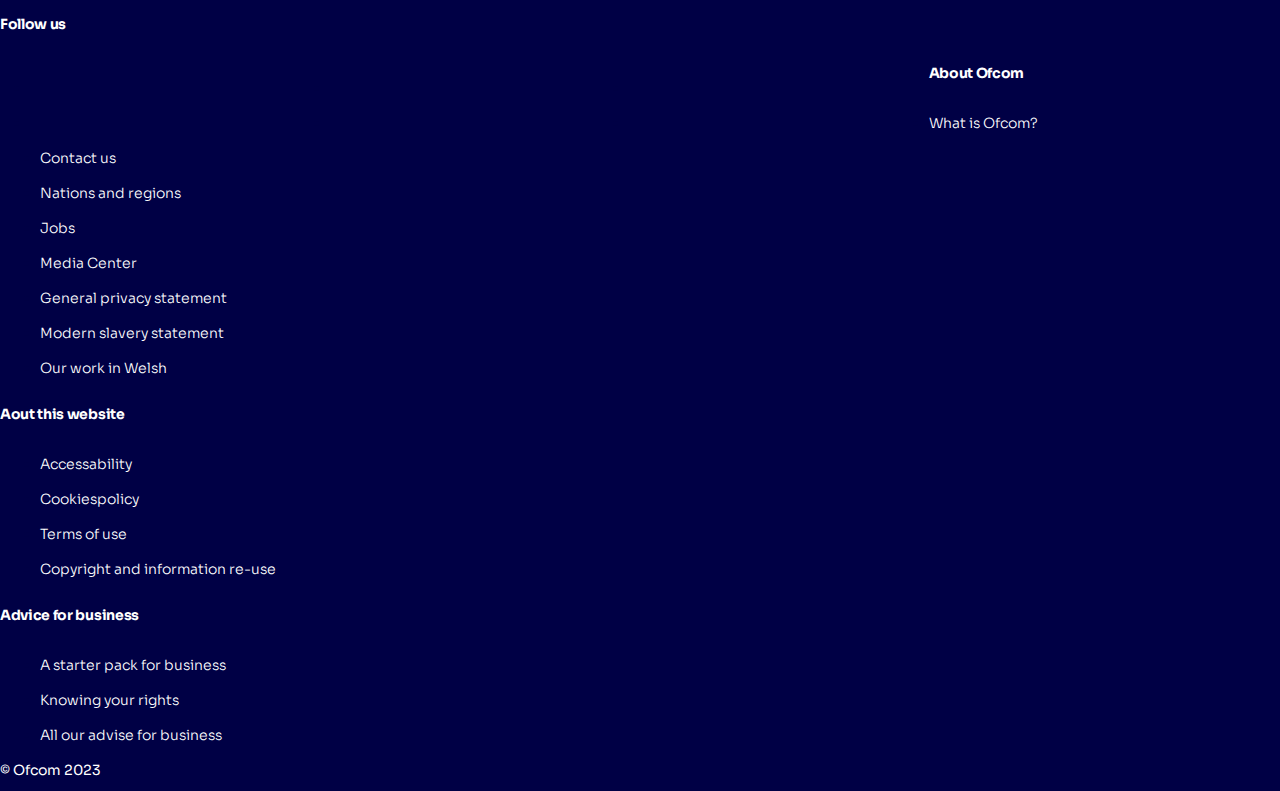
<file: feedback-form.html>
<!doctype html>
<html lang="en">

<head>
  <!-- Required meta tags  -->
  <meta charset="utf-8">
  <meta name="viewport" content="width=device-width, initial-scale=1">
  <title>OFCOM website</title>
  <link rel="icon" href="assets/img/favicon.ico" />
  <link rel="stylesheet" href="https://cdnjs.cloudflare.com/ajax/libs/font-awesome/6.2.0/css/all.min.css"
    integrity="sha512-xh6O/CkQoPOWDdYTDqeRdPCVd1SpvCA9XXcUnZS2FmJNp1coAFzvtCN9BmamE+4aHK8yyUHUSCcJHgXloTyT2A=="
    crossorigin="anonymous" referrerpolicy="no-referrer" />
  <!-- Bootstrap CSS -->
  <link href="https://cdn.jsdelivr.net/npm/bootstrap@5.2.3/dist/css/bootstrap.min.css" rel="stylesheet"
    integrity="sha384-rbsA2VBKQhggwzxH7pPCaAqO46MgnOM80zW1RWuH61DGLwZJEdK2Kadq2F9CUG65" crossorigin="anonymous">
  <link href="css/virtual-select.min.css" rel="stylesheet">
  <!-- <link rel="stylesheet" href="https://cdn.jsdelivr.net/npm/flatpickr/dist/flatpickr.min.css">
  <script src="https://cdn.jsdelivr.net/npm/flatpickr"></script> -->
  <link href="css/main.css" rel="stylesheet">
  <link href="css/mobile-checker.css" rel="stylesheet">
</head>

<body>

  <!-- header start -->
  <header class="header fixed-top d-flex align-items-center">
    <a class="skip-to-content-link" href="#skipToContent" tabindex="0">Skip to main content</a>

    <div class="container-fluid d-flex align-items-center justify-content-between">

      <div class="logo me-auto me-lg-0">
        <a href=""> <img class="brand-logo" src="assets/img/logo2023_2.svg" alt="OfCom Logo" /></a>
      </div>
      <a href="javascript:void(0);" id="mobile-menu-trigger" class="mobile-menu-trigger order-3 order-lg-2">
        <span class="visually-hidden-focusable">hamburger menu</span>
        <i class="mobile-nav-toggle mobile-nav-show fa-solid fa-bars"></i>
        <i class="mobile-nav-toggle mobile-nav-hide d-none fa-solid fa-xmark"></i>
      </a>
      <!-- menu start here -->
      <div class="header-item ms-auto">
        <div class="menu-overlay">
        </div>
        <nav class="menu">
          <div class="mobile-menu-head">
            <a href="javascript:void(0);" class="go-back">
              <span class="visually-hidden-focusable">Go Back</span>
              <i class="fa fa-angle-left"></i></a>
            <div class="current-menu-title"></div>
            <div class="mobile-menu-close">&times;</div>
          </div>
          <ul class="menu-main">
            <li class="menu-item-has-children">
              <button type="button">Topics <span class="visually-hidden-focusable">menu</span><i
                  class="fa fa-angle-down"></i></button>
              <div class="sub-menu mega-menu mega-menu-column-4">
                <div class="list-item">
                  <div class="title d-flex justify-content-between align-items-center">
                    <a href="phone-int.html" class="sub-menu-link">
                      <div class="sub-topic-text d-flex justify-content-between align-items-start align-items-center">
                        <span> Phones and broadband</span>
                        <svg class="svg-arrow" width="25" height="25" viewBox="0 0 40 40"
                          xmlns="http://www.w3.org/2000/svg">
                          <circle cx="20.2449" cy="19.7964" r="19"></circle>
                          <path d="M22.6774 12.2964L30.8422 20.2964L22.6774 28.2964" stroke-width="2"
                            stroke-linejoin="bevel"></path>
                          <path d="M30.6472 20.2964L9.64722 20.2964" stroke-width="2" stroke-linejoin="bevel"></path>
                        </svg>
                      </div>
                    </a>
                  </div>
                  <ul>
                    <li>
                      <span class="detail-text">Phones and broadband Lorem ipsum dolor sit amet, consectetur adipiscing
                        elit,
                        sed do eiusmod tempor
                        incididunt ut labore et dolore magna aliqua. Ut enim ad minim veniam, quis nostrud
                        exercitation</span>
                    </li>
                  </ul>
                </div>
                <div class="list-item">
                  <h4 class="title d-flex justify-content-between align-items-center">
                    <a href="#" class="sub-topic">TV, radio and on-demand</a>
                    <svg xmlns="http://www.w3.org/2000/svg" width="25" height="25" viewBox="0 0 40 40">
                      <circle cx="20.2449" cy="19.7964" r="19" stroke="#000045" />
                      <path d="M22.6774 12.2964L30.8422 20.2964L22.6774 28.2964" stroke="#000045" stroke-width="2"
                        stroke-linejoin="bevel" />
                      <path d="M30.6472 20.2964L9.64722 20.2964" stroke="#000045" stroke-width="2"
                        stroke-linejoin="bevel" />
                    </svg>
                  </h4>
                  <ul>
                    <li>
                      <span class="detail-text">TV, radio and on-demand Lorem ipsum dolor sit amet, consectetur
                        adipiscing elit, sed do eiusmod tempor
                        incididunt ut labore et dolore magna aliqua. Ut enim ad minim veniam, quis nostrud
                        exercitation</span>
                    </li>
                  </ul>
                </div>
                <div class="list-item">
                  <h4 class="title d-flex justify-content-between align-items-center">
                    <a href="" class="sub-topic">Post</a>
                    <svg xmlns="http://www.w3.org/2000/svg" width="25" height="25" viewBox="0 0 40 40">
                      <circle cx="20.2449" cy="19.7964" r="19" stroke="#000045" />
                      <path d="M22.6774 12.2964L30.8422 20.2964L22.6774 28.2964" stroke="#000045" stroke-width="2"
                        stroke-linejoin="bevel" />
                      <path d="M30.6472 20.2964L9.64722 20.2964" stroke="#000045" stroke-width="2"
                        stroke-linejoin="bevel" />
                    </svg>
                  </h4>

                  <ul>
                    <li>
                      <span class="detail-text">Post Lorem ipsum dolor sit amet, consectetur
                        adipiscing elit, sed do eiusmod tempor
                        incididunt ut labore et dolore magna aliqua. Ut enim ad minim veniam, quis nostrud
                        exercitation</span>
                    </li>
                  </ul>
                </div>

                <div class="list-item">
                  <h4 class="title d-flex justify-content-between align-items-center">
                    <a href="" class="sub-topic">Radio</a>
                    <svg xmlns="http://www.w3.org/2000/svg" width="25" height="25" viewBox="0 0 40 40">
                      <circle cx="20.2449" cy="19.7964" r="19" stroke="#000045" />
                      <path d="M22.6774 12.2964L30.8422 20.2964L22.6774 28.2964" stroke="#000045" stroke-width="2"
                        stroke-linejoin="bevel" />
                      <path d="M30.6472 20.2964L9.64722 20.2964" stroke="#000045" stroke-width="2"
                        stroke-linejoin="bevel" />
                    </svg>
                  </h4>
                  <ul>
                    <li>
                      <span class="detail-text">Radio Lorem ipsum dolor sit amet, consectetur
                        adipiscing elit, sed do eiusmod tempor
                        incididunt ut labore et dolore magna aliqua. Ut enim ad minim veniam, quis nostrud
                        exercitation</span>
                    </li>
                </div>
                <div class="list-item">
                  <h4 class="title d-flex justify-content-between align-items-center">
                    <a href="" class="sub-topic">Managing the airwaves</a>
                    <svg xmlns="http://www.w3.org/2000/svg" width="25" height="25" viewBox="0 0 40 40">
                      <circle cx="20.2449" cy="19.7964" r="19" stroke="#000045" />
                      <path d="M22.6774 12.2964L30.8422 20.2964L22.6774 28.2964" stroke="#000045" stroke-width="2"
                        stroke-linejoin="bevel" />
                      <path d="M30.6472 20.2964L9.64722 20.2964" stroke="#000045" stroke-width="2"
                        stroke-linejoin="bevel" />
                    </svg>
                  </h4>
                  <ul>
                    <li>
                      <span class="detail-text">Managing the airwaves Lorem ipsum dolor sit amet, consectetur
                        adipiscing elit, sed do eiusmod tempor
                        incididunt ut labore et dolore magna aliqua. Ut enim ad minim veniam, quis nostrud
                        exercitation</span>
                    </li>
                </div>
                <div class="list-item">
                  <h4 class="title d-flex justify-content-between align-items-center">
                    <a href="" class="sub-topic">Online safety</a>
                    <svg xmlns="http://www.w3.org/2000/svg" width="25" height="25" viewBox="0 0 40 40">
                      <circle cx="20.2449" cy="19.7964" r="19" stroke="#000045" />
                      <path d="M22.6774 12.2964L30.8422 20.2964L22.6774 28.2964" stroke="#000045" stroke-width="2"
                        stroke-linejoin="bevel" />
                      <path d="M30.6472 20.2964L9.64722 20.2964" stroke="#000045" stroke-width="2"
                        stroke-linejoin="bevel" />
                    </svg>
                  </h4>
                  <ul>
                    <li>
                      <span class="detail-text">Online safety Lorem ipsum dolor sit amet, consectetur
                        adipiscing elit, sed do eiusmod tempor
                        incididunt ut labore et dolore magna aliqua. Ut enim ad minim veniam, quis nostrud
                        exercitation</span>
                    </li>
                </div>
                <div class="list-item">
                  <h4 class="title d-flex justify-content-between align-items-center">
                    <a href="" class="sub-topic">Digital services</a>
                    <svg xmlns="http://www.w3.org/2000/svg" width="25" height="25" viewBox="0 0 40 40">
                      <circle cx="20.2449" cy="19.7964" r="19" stroke="#000045" />
                      <path d="M22.6774 12.2964L30.8422 20.2964L22.6774 28.2964" stroke="#000045" stroke-width="2"
                        stroke-linejoin="bevel" />
                      <path d="M30.6472 20.2964L9.64722 20.2964" stroke="#000045" stroke-width="2"
                        stroke-linejoin="bevel" />
                    </svg>
                  </h4>
                  <ul>
                    <li>
                      <span class="detail-text">Digital services Lorem ipsum dolor sit amet, consectetur
                        adipiscing elit, sed do eiusmod tempor
                        incididunt ut labore et dolore magna aliqua. Ut enim ad minim veniam, quis nostrud
                        exercitation</span>
                    </li>
                </div>
                <div class="list-item">
                  <h4 class="title d-flex justify-content-between align-items-center">
                    <a href="" class="sub-topic">Media use and attitudes</a>
                    <svg xmlns="http://www.w3.org/2000/svg" width="25" height="25" viewBox="0 0 40 40">
                      <circle cx="20.2449" cy="19.7964" r="19" stroke="#000045" />
                      <path d="M22.6774 12.2964L30.8422 20.2964L22.6774 28.2964" stroke="#000045" stroke-width="2"
                        stroke-linejoin="bevel" />
                      <path d="M30.6472 20.2964L9.64722 20.2964" stroke="#000045" stroke-width="2"
                        stroke-linejoin="bevel" />
                    </svg>
                  </h4>
                  <ul>
                    <li>
                      <span class="detail-text">Media use and attitudes Lorem ipsum dolor sit amet, consectetur
                        adipiscing elit, sed do eiusmod tempor
                        incididunt ut labore et dolore magna aliqua. Ut enim ad minim veniam, quis nostrud
                        exercitation</span>
                    </li>
                </div>
                <div class="w-100 menu-social-icons">
                  <a href="#" title="Twitter">
                    <i class="fa-brands fa-twitter"></i>
                  </a>
                  <a href="#" title="Facebook">
                    <i class="fa-brands fa-facebook-f"></i>
                  </a>
                  <a href="#" title="LinkedIn">
                    <i class="fa-brands fa-linkedin"></i>
                  </a>
                  <a href="#" title="Youtube">
                    <i class="fa-brands fa-youtube"></i>
                  </a>
                  <a href="#" title="Instagram">
                    <i class="fa-brands fa-square-instagram"></i>
                  </a>
                  <a href="#" title="Tiktok">
                    <i class="fa-brands fa-tiktok"></i>
                  </a>
                </div>
                <div class="multicolor-banner">
                  <div class="row row-cols-auto g-0 multicolor-strip menu-strip-height">
                    <div class="bg-blue"></div>
                    <div class="bg-megenta"></div>
                    <div class="bg-pink"></div>
                    <div class="bg-yellow"></div>
                    <div class="bg-green"></div>
                  </div>
                </div>

              </div>
            </li>
            <li class="menu-item-has-children">
              <button type="button">Ofcom’s work <i class="fa fa-angle-down"></i></button>
              <div class="sub-menu mega-menu mega-menu-column-4">
                <div class="list-item">
                  <h4 class="title d-flex justify-content-between align-items-center">
                    <a href="news-center.html" class="sub-topic">News centre</a>
                    <svg xmlns="http://www.w3.org/2000/svg" width="25" height="25" viewBox="0 0 40 40">
                      <circle cx="20.2449" cy="19.7964" r="19" stroke="#000045" />
                      <path d="M22.6774 12.2964L30.8422 20.2964L22.6774 28.2964" stroke="#000045" stroke-width="2"
                        stroke-linejoin="bevel" />
                      <path d="M30.6472 20.2964L9.64722 20.2964" stroke="#000045" stroke-width="2"
                        stroke-linejoin="bevel" />
                    </svg>
                  </h4>
                  <ul>
                    <li>
                      <span class="detail-text">News centre Lorem ipsum dolor sit amet, consectetur adipiscing
                        elit,
                        sed do eiusmod tempor
                        incididunt ut labore et dolore magna aliqua. Ut enim ad minim veniam, quis nostrud
                        exercitation
                      </span>
                    </li>
                  </ul>
                </div>
                <div class="list-item">
                  <h4 class="title d-flex justify-content-between align-items-center">
                    <a href="" class="sub-topic">Licences</a>
                    <svg xmlns="http://www.w3.org/2000/svg" width="25" height="25" viewBox="0 0 40 40">
                      <circle cx="20.2449" cy="19.7964" r="19" stroke="#000045" />
                      <path d="M22.6774 12.2964L30.8422 20.2964L22.6774 28.2964" stroke="#000045" stroke-width="2"
                        stroke-linejoin="bevel" />
                      <path d="M30.6472 20.2964L9.64722 20.2964" stroke="#000045" stroke-width="2"
                        stroke-linejoin="bevel" />
                    </svg>
                  </h4>
                  <ul>
                    <li>
                      <span class="detail-text">Licences Lorem ipsum dolor sit amet, consectetur adipiscing
                        elit,
                        sed do eiusmod tempor
                        incididunt ut labore et dolore magna aliqua. Ut enim ad minim veniam, quis nostrud
                        exercitation
                      </span>
                    </li>
                  </ul>
                </div>
                <div class="list-item">
                  <h4 class="title d-flex justify-content-between align-items-center">
                    <a href="" class="sub-topic">Reports and data</a>
                    <svg xmlns="http://www.w3.org/2000/svg" width="25" height="25" viewBox="0 0 40 40">
                      <circle cx="20.2449" cy="19.7964" r="19" stroke="#000045" />
                      <path d="M22.6774 12.2964L30.8422 20.2964L22.6774 28.2964" stroke="#000045" stroke-width="2"
                        stroke-linejoin="bevel" />
                      <path d="M30.6472 20.2964L9.64722 20.2964" stroke="#000045" stroke-width="2"
                        stroke-linejoin="bevel" />
                    </svg>
                  </h4>

                  <ul>
                    <li>
                      <span class="detail-text">Reports and data Lorem ipsum dolor sit amet, consectetur adipiscing
                        elit,
                        sed do eiusmod tempor
                        incididunt ut labore et dolore magna aliqua. Ut enim ad minim veniam, quis nostrud
                        exercitation
                      </span>
                    </li>
                  </ul>
                </div>
                <div class="list-item">
                  <h4 class="title d-flex justify-content-between align-items-center">
                    <a href="consultations-statements.html" class="sub-topic">Consultations and statements</a>
                    <svg xmlns="http://www.w3.org/2000/svg" width="25" height="25" viewBox="0 0 40 40">
                      <circle cx="20.2449" cy="19.7964" r="19" stroke="#000045" />
                      <path d="M22.6774 12.2964L30.8422 20.2964L22.6774 28.2964" stroke="#000045" stroke-width="2"
                        stroke-linejoin="bevel" />
                      <path d="M30.6472 20.2964L9.64722 20.2964" stroke="#000045" stroke-width="2"
                        stroke-linejoin="bevel" />
                    </svg>
                  </h4>
                  <ul>
                    <li>
                      <span class="detail-text">Consultations and statements and data Lorem ipsum dolor sit amet,
                        consectetur adipiscing
                        elit,
                        sed do eiusmod tempor
                        incididunt ut labore et dolore magna aliqua. Ut enim ad minim veniam, quis nostrud
                        exercitation
                      </span>
                    </li>
                </div>

                <div class="w-100 menu-social-icons">
                  <a href="#" title="Twitter">
                    <i class="fa-brands fa-twitter"></i>
                  </a>
                  <a href="#" title="Facebook">
                    <i class="fa-brands fa-facebook-f"></i>
                  </a>
                  <a href="#" title="LinkedIn">
                    <i class="fa-brands fa-linkedin"></i>
                  </a>
                  <a href="#" title="Youtube">
                    <i class="fa-brands fa-youtube"></i>
                  </a>
                  <a href="#" title="Instagram">
                    <i class="fa-brands fa-square-instagram"></i>
                  </a>
                  <a href="#" title="Tiktok">
                    <i class="fa-brands fa-tiktok"></i>
                  </a>
                </div>
                <div class="multicolor-banner">
                  <div class="row row-cols-auto g-0 multicolor-strip menu-strip-height">
                    <div class="bg-blue"></div>
                    <div class="bg-megenta"></div>
                    <div class="bg-pink"></div>
                    <div class="bg-yellow"></div>
                    <div class="bg-green"></div>
                  </div>
                </div>

              </div>
            </li>
            <li class="menu-item-has-children">
              <button type="button">Complaints <i class="fa fa-angle-down"></i></button>
              <div class="sub-menu mega-menu mega-menu-column-4">
                <div class="list-item">
                  <h4 class="title d-flex justify-content-between align-items-center">
                    <a href="complaints.html" class="sub-topic">Complaints</a>
                    <svg xmlns="http://www.w3.org/2000/svg" width="25" height="25" viewBox="0 0 40 40">
                      <circle cx="20.2449" cy="19.7964" r="19" stroke="#000045" />
                      <path d="M22.6774 12.2964L30.8422 20.2964L22.6774 28.2964" stroke="#000045" stroke-width="2"
                        stroke-linejoin="bevel" />
                      <path d="M30.6472 20.2964L9.64722 20.2964" stroke="#000045" stroke-width="2"
                        stroke-linejoin="bevel" />
                    </svg>
                  </h4>
                  <ul>
                    <li class="mb-3">Compliants About:</li>
                    <li><a href="complaints-about.html">TV, radio or on demand services</a></li>
                    <li><a href="">Mobile, phone or internet services</a></li>
                    <li><a href="#">Postal services</a></li>
                    <li><a href="#">Wireless interference</a></li>
                    <li><a href="#">Video-sharing platform (VSP)</a></li>
                    <li><a href="#">Complain about something else</a></li>
                  </ul>
                </div>
                <div class="list-item">
                  <ul>
                    <li class="mb-3"><span class="detail-text">
                        We may be able to help you complain about or report issues relating to phone, broadband and
                        postal services, TV, radio and on-demand programmes, interference to wireless devices, or
                        something you have seen on a video-sharing platform.
                      </span></li>
                    <li><a href="#">Text Text</a></li>
                    <li><a href="#">Text Text</a></li>
                  </ul>

                </div>
                <div class="w-100 menu-social-icons">
                  <a href="#" title="Twitter">
                    <i class="fa-brands fa-twitter"></i>
                  </a>
                  <a href="#" title="Facebook">
                    <i class="fa-brands fa-facebook-f"></i>
                  </a>
                  <a href="#" title="LinkedIn">
                    <i class="fa-brands fa-linkedin"></i>
                  </a>
                  <a href="#" title="Youtube">
                    <i class="fa-brands fa-youtube"></i>
                  </a>
                  <a href="#" title="Instagram">
                    <i class="fa-brands fa-square-instagram"></i>
                  </a>
                  <a href="#" title="Tiktok">
                    <i class="fa-brands fa-tiktok"></i>
                  </a>
                </div>
                <div class="multicolor-banner">
                  <div class="row row-cols-auto g-0 multicolor-strip menu-strip-height">
                    <div class="bg-blue"></div>
                    <div class="bg-megenta"></div>
                    <div class="bg-pink"></div>
                    <div class="bg-yellow"></div>
                    <div class="bg-green"></div>
                  </div>
                </div>
              </div>
            </li>
            <li class="menu-item-has-children">
              <button type="button">About Ofcom <i class="fa fa-angle-down"></i></button>
              <div class="sub-menu mega-menu mega-menu-column-4">
                <div class="list-item ">
                  <h4 class="title d-flex justify-content-between align-items-center">
                    <a href="" class="sub-topic">About Ofcom</a>
                    <svg xmlns="http://www.w3.org/2000/svg" width="25" height="25" viewBox="0 0 40 40"
                      style="fill: white;">
                      <circle cx="20.2449" cy="19.7964" r="19" stroke="#000045" />
                      <path d="M22.6774 12.2964L30.8422 20.2964L22.6774 28.2964" stroke="#000045" stroke-width="2"
                        stroke-linejoin="bevel" />
                      <path d="M30.6472 20.2964L9.64722 20.2964" stroke="#000045" stroke-width="2"
                        stroke-linejoin="bevel" />
                    </svg>
                  </h4>
                  <ul>
                    <li><a href="#">What is Ofcom?</a></li>
                    <li><a href="#">How Ofcom is run</a></li>
                    <li><a href="#">News and updates</a></li>
                    <li><a href="#">International work</a></li>
                    <li><a href="#">Contacting Ofcom</a></li>
                    <li><a href="#">Supplying Ofcom</a></li>
                    <li><a href="#">Policies and guidelines</a></li>
                  </ul>
                </div>
                <div class="list-item">
                  <h4 class="title visually-hidden">Accessibility</h4>
                  <ul>
                    <li><a href="#">Accessibility and diversity</a></li>
                    <li><a href="#">Annual reports and plans</a></li>
                    <li><a href="#">Freedom of Information and Data Protection</a></li>
                    <li><a href="#">About this website</a></li>
                    <li><a href="#">Copyright and information re-use</a></li>
                  </ul>

                </div>
                <div class="list-item">
                  <ul>
                    <li class="mb-3"><span class="detail-text">
                        Optional explanatory text here and / or quick links to popular or topical content. <br>
                        Lorem ipsum dolor sit amet, consectetur adipiscing elit, sed do eiusmod tempor incididunt ut
                        labore. Lorem ipsum dolor sit amet, consectetur. Lorem ipsum dolor sit amet, consectetur.</li>

                  </ul>
                </div>
                <div class="list-item">

                </div>
                <div class="w-100 menu-social-icons">
                  <a href="#" title="Twitter">
                    <i class="fa-brands fa-twitter"></i>
                  </a>
                  <a href="#" title="Facebook">
                    <i class="fa-brands fa-facebook-f"></i>
                  </a>
                  <a href="#" title="LinkedIn">
                    <i class="fa-brands fa-linkedin"></i>
                  </a>
                  <a href="#" title="Youtube">
                    <i class="fa-brands fa-youtube"></i>
                  </a>
                  <a href="#" title="Instagram">
                    <i class="fa-brands fa-square-instagram"></i>
                  </a>
                  <a href="#" title="Tiktok">
                    <i class="fa-brands fa-tiktok"></i>
                  </a>
                </div>
                <div class="multicolor-banner">
                  <div class="row row-cols-auto g-0 multicolor-strip menu-strip-height">
                    <div class="bg-blue"></div>
                    <div class="bg-megenta"></div>
                    <div class="bg-pink"></div>
                    <div class="bg-yellow"></div>
                    <div class="bg-green"></div>
                  </div>
                </div>
              </div>
            </li>
          </ul>
        </nav>
      </div>
      <!-- menu end here -->
      <a href="javascript:void(0);" id="search-icon" class="search-icons d-flex align-items-center order-2 order-lg-1">
        <i class="fas fa-search"></i>
        <span class="visually-hidden-focusable">Global Search</span>
      </a>
      <form action="" class="search-form">
        <div class="search-box mx-auto position-relative">
          <input type="search" class="search-box-input" name="" placeholder="What are looking for?" id="myInput">

          <label for="myInput" class="visually-hidden-focusable"><span class="d-none">Serach</span></label>
          <a href="javascript:void(0)" class="fas fa-search gl-search"><span class="d-none">Serach</span></a>
        </div>

        <h4 class="text-center mt-4">Quick Links:</h4>

        <hr>
        <div class="search-quick-link mx-auto mt-4">

          <div class="row">
            <div class="col-6 col-md-3">
              <a href="" class="w-100 d-flex justify-content-between align-items-start align-items-start">
                <span>Complaints</span>
                <i class="fa-solid fa-circle-arrow-right"></i>
              </a>
            </div>
            <div class="col-6 col-md-3">
              <a href="" class="w-100 d-flex justify-content-between align-items-start align-items-start">
                <span>Mobile and Broadband checker </span>
                <i class="fa-solid fa-circle-arrow-right"></i>
              </a>

            </div>
            <div class="col-6 col-md-3">
              <a href="" class="w-100 d-flex justify-content-between align-items-start align-items-start">
                <span>What is Ofcom</span>
                <i class="fa-solid fa-circle-arrow-right"></i>
              </a>

            </div>
            <div class="col-6 col-md-3">
              <a href="" class="w-100 d-flex justify-content-between align-items-start align-items-start">
                <span>Licences</span>
                <i class="fa-solid fa-circle-arrow-right"></i>
              </a>
            </div>
            <div class="col-6 col-md-3">
              <a href="" class="w-100 d-flex justify-content-between align-items-start align-items-center">
                <span>Newsroom</span>
                <i class="fa-solid fa-circle-arrow-right"></i>
              </a>
            </div>
            <div class="col-6 col-md-3">
              <a href="" class="w-100 d-flex justify-content-between align-items-start align-items-center">
                <span>Consultations</span>
                <i class="fa-solid fa-circle-arrow-right"></i>
              </a>
            </div>
          </div>
        </div>
        <hr>
        <div class="w-75 mx-auto mt-4">
          <h4 class="text-center mt-4 mb-5">Suggested searches</h4>
          <div class="row my-3 d-flex align-items-center">
            <div class="col-12 col-sm-6 col-md-3 mb-2"><button
                class="btn btn-primary-white-border w-100 mb-2 px-4">Example
                search</button></div>
            <div class="col-12 col-sm-6 col-md-3 mb-2"><button
                class="btn btn-primary-white-border w-100 mb-2 px-4">Example
                search</button></div>
            <div class="col-12 col-sm-6 col-md-3 mb-2"><button
                class="btn btn-primary-white-border w-100 mb-2 px-4">Example
                search</button></div>
            <div class="col-12 col-sm-6 col-md-3 mb-2"><button
                class="btn btn-primary-white-border w-100 mb-2 px-4">Example
                search</button></div>
          </div>
        </div>
        <hr>
        <div class="search-quick-link mx-auto mt-4 mb-5 news-blue">
          <h4 class="text-center mt-4 mb-3">Latest</h4>
          <div class="row">
            <div class="col-12 col-md-6 col-lg-3">
              <a href="" class="">
                <div class="info-card news-info">
                  <img src="assets/img/latest-1.png" class="card-img-small mb-3" alt="...">
                  <div class="d-flex justify-content-between align-items-start">
                    <span class="info-card-header">Lorem ipsum dolor sit</span>
                    <svg class="svg-arrow" width="40" height="40" viewBox="0 0 40 40"
                      xmlns="http://www.w3.org/2000/svg">
                      <circle cx="20.2449" cy="19.7964" r="19" />
                      <path d="M22.6774 12.2964L30.8422 20.2964L22.6774 28.2964" stroke-width="2"
                        stroke-linejoin="bevel" />
                      <path d="M30.6472 20.2964L9.64722 20.2964" stroke-width="2" stroke-linejoin="bevel" />
                    </svg>
                  </div>
                  <span class="date">12/12/2022</span>
                </div>
              </a>
            </div>
            <div class="col-12 col-md-6 col-lg-3">
              <a href="">
                <div class="info-card news-info">
                  <img src="assets/img/latest-2.png" class="card-img-small mb-3" alt="...">
                  <div class="d-flex justify-content-between align-items-start">
                    <span class="info-card-header">Lorem ipsum dolor sit</span>
                    <svg class="svg-arrow" width="40" height="40" viewBox="0 0 40 40"
                      xmlns="http://www.w3.org/2000/svg">
                      <circle cx="20.2449" cy="19.7964" r="19" />
                      <path d="M22.6774 12.2964L30.8422 20.2964L22.6774 28.2964" stroke-width="2"
                        stroke-linejoin="bevel" />
                      <path d="M30.6472 20.2964L9.64722 20.2964" stroke-width="2" stroke-linejoin="bevel" />
                    </svg>
                  </div>
                  <span class="date">12/12/2022</span>
                </div>
              </a>
            </div>
            <div class="col-12 col-md-6 col-lg-3">
              <a href="">
                <div class="info-card news-info">
                  <img src="assets/img/latest-3.png" class="card-img-small mb-3" alt="...">
                  <div class="d-flex justify-content-between align-items-start">
                    <span class="info-card-header">Lorem ipsum dolor sit</span>
                    <svg class="svg-arrow" width="40" height="40" viewBox="0 0 40 40"
                      xmlns="http://www.w3.org/2000/svg">
                      <circle cx="20.2449" cy="19.7964" r="19" />
                      <path d="M22.6774 12.2964L30.8422 20.2964L22.6774 28.2964" stroke-width="2"
                        stroke-linejoin="bevel" />
                      <path d="M30.6472 20.2964L9.64722 20.2964" stroke-width="2" stroke-linejoin="bevel" />
                    </svg>
                  </div>
                  <span class="date">12/12/2022</span>
                </div>
              </a>
            </div>
            <div class="col-12 col-md-6 col-lg-3">
              <a href="">
                <div class="info-card news-info">
                  <img src="assets/img/latest-1.png" class="card-img-small mb-3" alt="...">
                  <div class="d-flex justify-content-between align-items-start">
                    <span class="info-card-header">Lorem ipsum dolor sit</span>
                    <svg class="svg-arrow" width="40" height="40" viewBox="0 0 40 40"
                      xmlns="http://www.w3.org/2000/svg">
                      <circle cx="20.2449" cy="19.7964" r="19" />
                      <path d="M22.6774 12.2964L30.8422 20.2964L22.6774 28.2964" stroke-width="2"
                        stroke-linejoin="bevel" />
                      <path d="M30.6472 20.2964L9.64722 20.2964" stroke-width="2" stroke-linejoin="bevel" />
                    </svg>
                  </div>
                  <span class="date">12/12/2022</span>
                </div>
              </a>
            </div>
          </div>
        </div>
      </form>
      <a href="" class="langauge-change order-1 order-lg-3" lang="cy" hreflang="cy">Cymraeg</a>
      <!-- <button type="button" class="btn btn-secondary" data-bs-toggle="tooltip" data-bs-placement="bottom" data-bs-title="Tooltip on bottom">
        Tooltip on bottom
      </button> -->
      <!-- mobile menu trigger -->

    </div>
    </div>
  </header>
  <main>
    <div id="skip" class="visually-hidden">Home page features</div>
    <section class="breadcrumb-position">
      <div class="row">
        <div class="col-12">
          <nav aria-label="breadcrumb">
            <ol class="breadcrumb">
              <li class="breadcrumb-item"><a href="index.html">Home</a></li>
              <li class="breadcrumb-item active" aria-current="page">Mobile Coverage Checker</li>
              <li class="breadcrumb-item active" aria-current="page">Share your feedback</li>
            </ol>
          </nav>
        </div>
      </div>
    </section>

    <section class="postcode-container">
      <div class="container-fluid">
        <div class="row">
          <div class="col-md-6  gray-bg ">
            <div class="postcode-container-right">
                <div class="row">
                  <div class="col-12">
                    <div id="content1_1" class="content gray-bg details-box-padding">
                      <div class="return-btn mb-4">
                        <a href="result-page.html">&lt; Return</a>
                      </div>
                      <h1 id="skipToContent" class="visually-hidden-focusable">Web Checker</h1>
                      <h2 class="mb-3" id="title">Share Your Feedback</h2>
                      <p>
                        Lorem ipsum dolor sit amet, consectetur adipiscing elit, sed do eiusmod tempor incididunt ut
                        labore et
                        dolore magna aliqua. Ut enim ad minim veniam, quis nostrud exercitation ullamco laboris nisi ut
                        aliquip
                        ex ea commodo consequat.
                      </p>
                      <p>
                        Duis aute irure dolor in reprehenderit in voluptate velit esse cillum dolore eu fugiat nulla
                        pariatur.
                        Duis aute irure dolor in reprehenderit in voluptate velit esse cillum dolore eu fugiat nulla
                        pariatur.
                        Duis aute irure dolor in reprehenderit in voluptate velit esse cillum dolore eu fugiat nulla
                        pariatur.
                      </p>
                      <p>
                        Duis aute irure dolor in reprehenderit in voluptate velit esse cillum dolore eu fugiat nulla
                        pariatur.
                        Duis aute irure dolor in reprehenderit in voluptate velit esse cillum dolore eu fugiat nulla
                        pariatur. Duis aute irure dolor in reprehenderit in voluptate velit esse cillum dolore eu fugiat
                        nulla
                        pariatur. </p>
                      <p>
                        Lorem ipsum dolor sit amet, consectetur adipiscing elit, sed do eiusmod tempor incididunt ut
                        labore et
                      </p>

                   
                    <div class="btn-container mt-5" id="feedback-form-btn">
                      <a href="more-information.html" class="btn btn-primary my-2" aria-label="More information">More
                        information </a>
                      <a href="javascript:void(0);" class="fw-bold color-default my-2">Can't find your provider<i
                          data-bs-toggle="popover" data-bs-placement="right" data-bs-html="true" data-bs-content="
                        <div class='custom-popover'>
                          <div class='mb-4'>
                            <h3 class='mb-3 mt-2'>I can't find my service provider for the checker</h3>
                            <p>The coverage checker the four main mobile network operators in the UK. All other mobile operators
                              in the UK. All other mobile operators in UK provide their service over these networks
                            </p>
                     
                            <p><b>Vodafone network -</b> Labara Mobile, Asda Mobile, Talk Mobile and VOXI.</p>
                     
                            <p><b>EE network -</b> Your Co-op, 1p Mobile, Utility Warehouse, Ecotalk, Plusnet, BT Mobile and Lyca mobile</p>
                     
                            <p><b>Three network -</b> iD Mobile, Smarty, Freedompop and Superdrug Mobile.</p>
                     
                            <p><b>O2 network -</b> Tesco Mobile, Giffgaff and Sky Mobile.</p>
                            <p class='text-center d-md-none mt-2 '>
                              <a href='javascript:void(0);' class='btn btn-primary btn-md' style='border-radius: 0;'>OK</a>
                            </p>
                          </div>
                        </div>" class="color-magenta popover-trigger popover-icon fa-solid fa-circle-info">
                        </i>
                      </a>
                      </span>
                    </div>
                  </div>
                </div>
              </div>
            </div>

          </div>
          <div class="col-md-6 ">
            <div class="postcode-container-left">
              <h2 class="text-lg-start mb-4">Feedback Form For Your Mobile Provider
              </h2>
              <label class="mb-4">Please fill out the fields below.</label>
              <div class="col-md-10 mb-4">
                <label for="postcode" class="col-form-label">Enter postcode</label>
                <input type="text" class="form-control border-3px" id="postcode" style="min-width: 200px;"
                  placeholder="Enter postcode" value="CT1">
              </div>
              <div class="col-md-10 mb-4">
                <label for="network" class="col-form-label">Mobile Network Operator/Mobile Virtual Network
                  Operator</label>
                <select class="form-select" aria-label="Default select example">
                  <option selected="">EE Network</option>
                  <option value="72579157">Three</option>
                  <option value="72579158">O2</option>
                  <option value="72579159">Vodafone</option>
                </select>
              </div>
              <div class="col-md-10 mb-4">
                <label for="network" class="col-form-label">Coverage level displayed on checker</label>
                <select class="form-select" aria-label="Default select example">
                  <option selected="">Mostly Good In-Home</option>
                  <option value="72579156">EE Network</option>
                  <option value="72579157">Three</option>
                  <option value="72579158">O2</option>
                  <option value="72579159">Vodafone</option>
                </select>
              </div>
              <div class="col-md-10 mb-4">
                <label for="network" class="col-form-label">What`s wrong?</label>
                <select class="form-select" aria-label="Default select example">
                  <option selected="">Feedback</option>
                  <option value="72579157">Feedback 1</option>
                  <option value="72579158">Feedback 2</option>
                  <option value="72579159">Feedback 3</option>
                  <option value="72579160">Feedback 4</option>
                </select>
              </div>
              <a id="feedback-form-submit" class="btn btn-primary width-md-100">Submit</a>
            </div>
          </div>
        </div>
      </div>
    </section>
    <section>
      <div class="row g-0 mtop-5">
        <div class="col-12 d-flex justify-content-center position-relative">
          <button class="btn btn-primary button-subscribe">
            Subscribe to our mailing list <i class="ms-4 fa-solid fa-arrow-right"></i>
          </button>
        </div>
        <div class="col-12">
          <div class="row row-cols-auto g-0 multicolor-strip">
            <div class="col bg-blue"></div>
            <div class="col bg-megenta"></div>
            <div class="col bg-pink"></div>
            <div class="col bg-yellow"></div>
            <div class="col bg-green"></div>
          </div>
        </div>
      </div>
    </section>
    <section>
      <div class="container">
        <div class="row">
          <div class="modal fade" id="feedback-form-notification" tabindex="-1" aria-hidden="true"
            data-bs-backdrop="static">
            <div class="modal-dialog modal-dialog-centered">
              <div class="modal-content border-color-default rounded-0">
                <div class="modal-body pb-0">
                  <h3 class="ms-3 my-3 text-center">Thank you for submitted your feedback on your network coverage
                    experience.</h3>
                </div>
                <div class="d-grid gap-2 mx-auto mb-4 mt-4">
                  <a href="index.html" class="btn btn-primary text-decoration-none" id="close-modal">Return to
                    Checker</a>
                </div>
              </div>
            </div>
          </div>
        </div>
      </div>
    </section>
    <footer class="footer">
      <div class="container-xl">
        <h2 class="visually-hidden text-white">Footer</h2>
        <div class="row">
          <div class="col-md-12 col-lg-3">
            <section class="mt-0 mt-lg-5  social">
              <h3 class="follow fw-bold">Follow us </h3>
              <ul class="list-unstyled social-icons">
                <li class="social-icons-list">
                  <a class="" href="#" title="Twitter">
                    <i class="fa-brands fa-twitter"></i>
                  </a>
                </li>
                <li class="social-icons-list">
                  <a class="" href="#" title="Facebook">
                    <i class="fa-brands fa-facebook-f"></i>
                  </a>
                </li>
                <li class="social-icons-list">
                  <a class="" href="#" title="LinkedIn">
                    <i class="fa-brands fa-linkedin"></i>
                  </a>
                </li>
                <li class="social-icons-list">
                  <a class="" href="#" title="Youtube">
                    <i class="fa-brands fa-youtube"></i>
                  </a>
                </li>
                <li class="social-icons-list">
                  <a class="" href="#" title="Instagram">
                    <i class="fa-brands fa-square-instagram"></i>
                  </a>
                </li>
                <li class="social-icons-list">
                  <a class="" href="#" title="Tiktok">
                    <i class="fa-brands fa-tiktok"></i>
                  </a>
                </li>
              </ul>

            </section>
          </div>
          <div class="col-md-12 col-lg-3">
            <section class="mt-0 mt-lg-5  about-ofcom">
              <h3 class="follow fw-bold">About Ofcom </h3>
              <ul class="list-unstyled">
                <li class="">
                  <a class="footer-link" href="#">What is Ofcom?</a>
                </li>
                <li class="">
                  <a class="footer-link" href="#">Contact us</a>
                </li>
                <li class="">
                  <a class="footer-link" href="#">Nations and regions</a>
                </li>
                <li class="">
                  <a class="footer-link" href="#">Jobs</a>
                </li>
                <li class="">
                  <a class="footer-link" href="#">Media Center</a>
                </li>
                <li class="">
                  <a class="footer-link" href="#">General privacy statement</a>
                </li>
                <li class="">
                  <a class="footer-link" href="#">Modern slavery statement</a>
                </li>
                <li class="">
                  <a class="footer-link" href="#">Our work in Welsh</a>
                </li>
              </ul>
            </section>
          </div>
          <div class="col-md-12 col-lg-3">
            <section class="mt-0 mt-lg-5 about-ofcom">
              <h3 class="follow fw-bold">Aout this website</h3>
              <ul class="list-unstyled">
                <li class="">
                  <a class="footer-link" href="#">Accessability</a>
                </li>
                <li class="">
                  <a class="footer-link" href="#">Cookiespolicy</a>
                </li>
                <li class="">
                  <a class="footer-link" href="#">Terms of use</a>
                </li>
                <li class="">
                  <a class="footer-link" href="#">Copyright and information re-use</a>
                </li>
              </ul>
            </section>
          </div>
          <div class="col-md-12 col-lg-3">
            <section class="mt-0 mt-lg-5 about-ofcom">
              <h3 class="follow fw-bold">Advice for business</h3>
              <ul class="list-unstyled">
                <li class="">
                  <a class="footer-link" href="#">A starter pack for business</a>
                </li>
                <li class="">
                  <a class="footer-link" href="#">Knowing your rights</a>
                </li>
                <li class="">
                  <a class="footer-link" href="#">All our advise for business</a>
                </li>
              </ul>
            </section>
          </div>
        </div>
      </div>
      <div class=" container-xl">
        <div class="row copyrights ">
          <div class="copyright-text text-lg-start text-start text-sm-end">© Ofcom 2023</div>
        </div>
      </div>
    </footer>
    <a href="" class="back-to-top">
      <i class="fa-solid fa-chevron-up"></i>
      <span>Back to top</span>
    </a>
  </main>


  <script src="vendor/jquery/jquery.min.js"></script>
  <script src="js/main.js"></script>

  <script src="https://cdn.jsdelivr.net/npm/bootstrap@5.2.3/dist/js/bootstrap.bundle.min.js"></script>



</body>

</html>
</file>
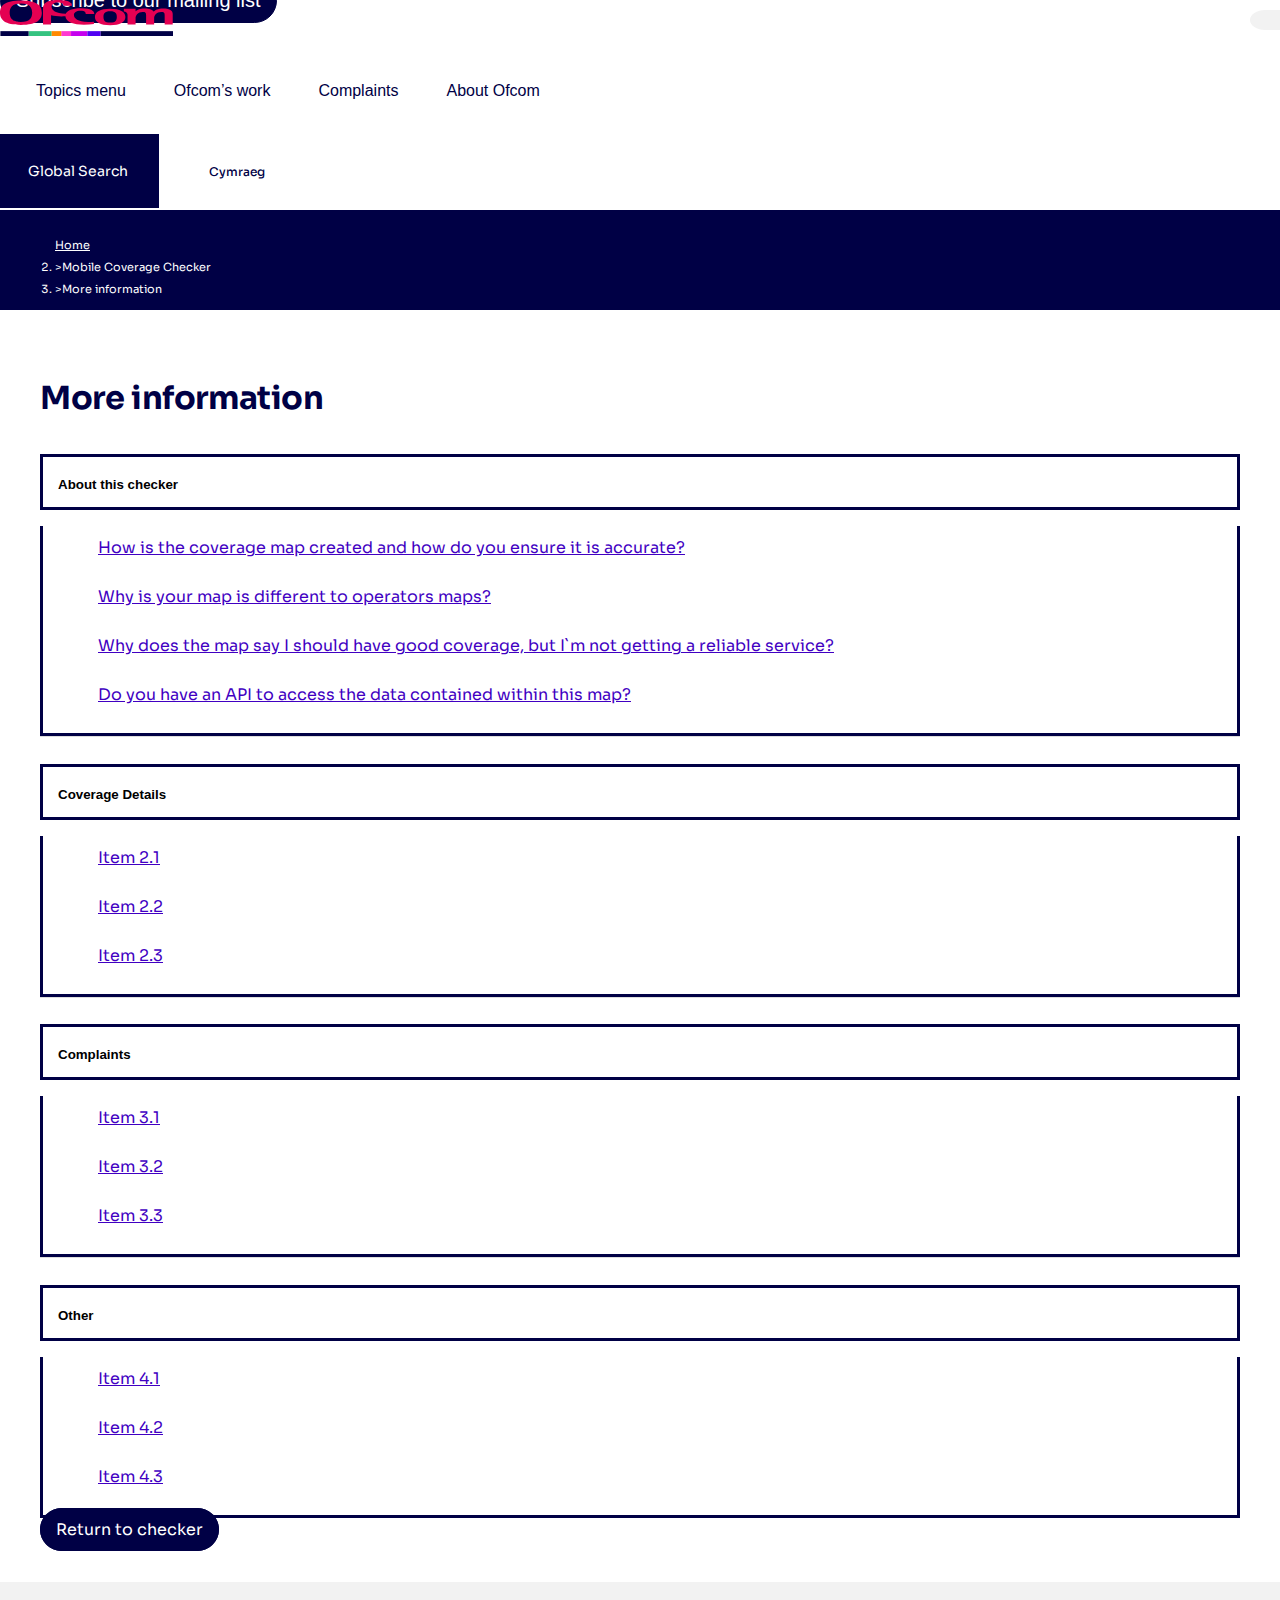
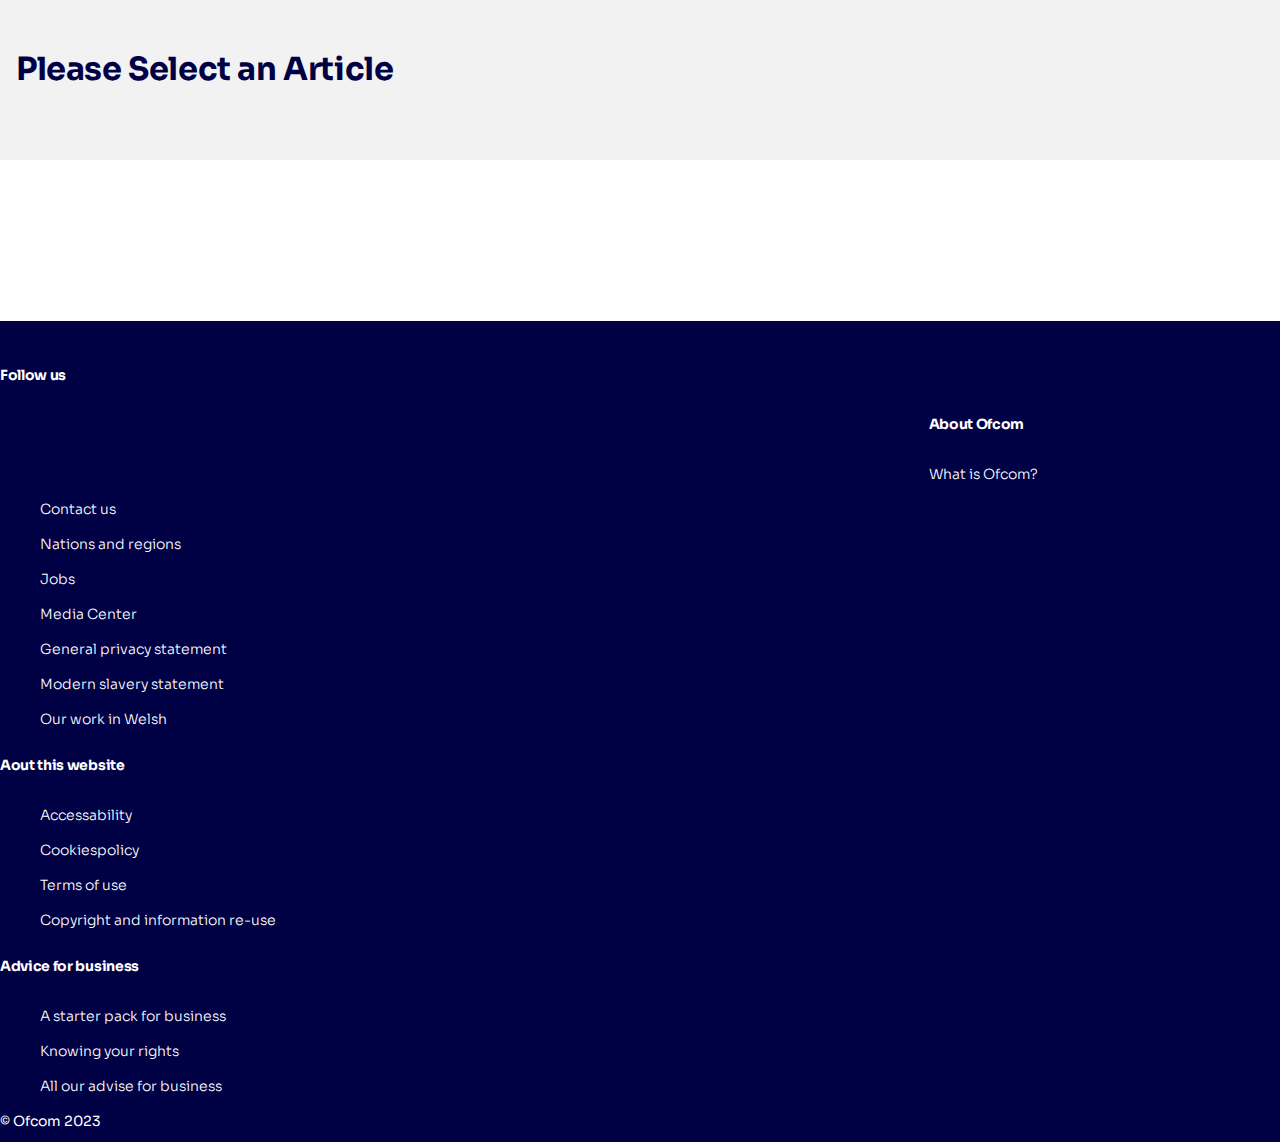
<file: more-information.html>
<!doctype html>
<html lang="en">

<head>
  <!-- Required meta tags  -->
  <meta charset="utf-8">
  <meta name="viewport" content="width=device-width, initial-scale=1">
  <title>OFCOM website</title>
  <link rel="icon" href="assets/img/favicon.ico" />
  <link rel="stylesheet" href="https://cdnjs.cloudflare.com/ajax/libs/font-awesome/6.2.0/css/all.min.css"
    integrity="sha512-xh6O/CkQoPOWDdYTDqeRdPCVd1SpvCA9XXcUnZS2FmJNp1coAFzvtCN9BmamE+4aHK8yyUHUSCcJHgXloTyT2A=="
    crossorigin="anonymous" referrerpolicy="no-referrer" />
  <!-- Bootstrap CSS -->
  <link href="https://cdn.jsdelivr.net/npm/bootstrap@5.2.3/dist/css/bootstrap.min.css" rel="stylesheet"
    integrity="sha384-rbsA2VBKQhggwzxH7pPCaAqO46MgnOM80zW1RWuH61DGLwZJEdK2Kadq2F9CUG65" crossorigin="anonymous">
  <link href="css/virtual-select.min.css" rel="stylesheet">
  <!-- <link rel="stylesheet" href="https://cdn.jsdelivr.net/npm/flatpickr/dist/flatpickr.min.css">
  <script src="https://cdn.jsdelivr.net/npm/flatpickr"></script> -->
  <link href="css/main.css" rel="stylesheet">
  <link href="css/mobile-checker.css" rel="stylesheet">
</head>

<body>

  <!-- header start -->
  <header class="header fixed-top d-flex align-items-center">
    <a class="skip-to-content-link" href="#skipToContent" tabindex="0">Skip to main content</a>

    <div class="container-fluid d-flex align-items-center justify-content-between">

      <div class="logo me-auto me-lg-0">
        <a href=""> <img class="brand-logo" src="assets/img/logo2023_2.svg" alt="OfCom Logo" /></a>
      </div>
      <a href="javascript:void(0);" id="mobile-menu-trigger" class="mobile-menu-trigger order-3 order-lg-2">
        <span class="visually-hidden-focusable">hamburger menu</span>
        <i class="mobile-nav-toggle mobile-nav-show fa-solid fa-bars"></i>
        <i class="mobile-nav-toggle mobile-nav-hide d-none fa-solid fa-xmark"></i>
      </a>
      <!-- menu start here -->
      <div class="header-item ms-auto">
        <div class="menu-overlay">
        </div>
        <nav class="menu">
          <div class="mobile-menu-head">
            <a href="javascript:void(0);" class="go-back">
              <span class="visually-hidden-focusable">Go Back</span>
              <i class="fa fa-angle-left"></i></a>
            <div class="current-menu-title"></div>
            <div class="mobile-menu-close">&times;</div>
          </div>
          <ul class="menu-main">
            <li class="menu-item-has-children">
              <button type="button">Topics <span class="visually-hidden-focusable">menu</span><i
                  class="fa fa-angle-down"></i></button>
              <div class="sub-menu mega-menu mega-menu-column-4">
                <div class="list-item">
                  <div class="title d-flex justify-content-between align-items-center">
                    <a href="phone-int.html" class="sub-menu-link">
                      <div class="sub-topic-text d-flex justify-content-between align-items-start align-items-center">
                        <span> Phones and broadband</span>
                        <svg class="svg-arrow" width="25" height="25" viewBox="0 0 40 40"
                          xmlns="http://www.w3.org/2000/svg">
                          <circle cx="20.2449" cy="19.7964" r="19"></circle>
                          <path d="M22.6774 12.2964L30.8422 20.2964L22.6774 28.2964" stroke-width="2"
                            stroke-linejoin="bevel"></path>
                          <path d="M30.6472 20.2964L9.64722 20.2964" stroke-width="2" stroke-linejoin="bevel"></path>
                        </svg>
                      </div>
                    </a>
                  </div>
                  <ul>
                    <li>
                      <span class="detail-text">Phones and broadband Lorem ipsum dolor sit amet, consectetur adipiscing
                        elit,
                        sed do eiusmod tempor
                        incididunt ut labore et dolore magna aliqua. Ut enim ad minim veniam, quis nostrud
                        exercitation</span>
                    </li>
                  </ul>
                </div>
                <div class="list-item">
                  <h4 class="title d-flex justify-content-between align-items-center">
                    <a href="#" class="sub-topic">TV, radio and on-demand</a>
                    <svg xmlns="http://www.w3.org/2000/svg" width="25" height="25" viewBox="0 0 40 40">
                      <circle cx="20.2449" cy="19.7964" r="19" stroke="#000045" />
                      <path d="M22.6774 12.2964L30.8422 20.2964L22.6774 28.2964" stroke="#000045" stroke-width="2"
                        stroke-linejoin="bevel" />
                      <path d="M30.6472 20.2964L9.64722 20.2964" stroke="#000045" stroke-width="2"
                        stroke-linejoin="bevel" />
                    </svg>
                  </h4>
                  <ul>
                    <li>
                      <span class="detail-text">TV, radio and on-demand Lorem ipsum dolor sit amet, consectetur
                        adipiscing elit, sed do eiusmod tempor
                        incididunt ut labore et dolore magna aliqua. Ut enim ad minim veniam, quis nostrud
                        exercitation</span>
                    </li>
                  </ul>
                </div>
                <div class="list-item">
                  <h4 class="title d-flex justify-content-between align-items-center">
                    <a href="" class="sub-topic">Post</a>
                    <svg xmlns="http://www.w3.org/2000/svg" width="25" height="25" viewBox="0 0 40 40">
                      <circle cx="20.2449" cy="19.7964" r="19" stroke="#000045" />
                      <path d="M22.6774 12.2964L30.8422 20.2964L22.6774 28.2964" stroke="#000045" stroke-width="2"
                        stroke-linejoin="bevel" />
                      <path d="M30.6472 20.2964L9.64722 20.2964" stroke="#000045" stroke-width="2"
                        stroke-linejoin="bevel" />
                    </svg>
                  </h4>

                  <ul>
                    <li>
                      <span class="detail-text">Post Lorem ipsum dolor sit amet, consectetur
                        adipiscing elit, sed do eiusmod tempor
                        incididunt ut labore et dolore magna aliqua. Ut enim ad minim veniam, quis nostrud
                        exercitation</span>
                    </li>
                  </ul>
                </div>

                <div class="list-item">
                  <h4 class="title d-flex justify-content-between align-items-center">
                    <a href="" class="sub-topic">Radio</a>
                    <svg xmlns="http://www.w3.org/2000/svg" width="25" height="25" viewBox="0 0 40 40">
                      <circle cx="20.2449" cy="19.7964" r="19" stroke="#000045" />
                      <path d="M22.6774 12.2964L30.8422 20.2964L22.6774 28.2964" stroke="#000045" stroke-width="2"
                        stroke-linejoin="bevel" />
                      <path d="M30.6472 20.2964L9.64722 20.2964" stroke="#000045" stroke-width="2"
                        stroke-linejoin="bevel" />
                    </svg>
                  </h4>
                  <ul>
                    <li>
                      <span class="detail-text">Radio Lorem ipsum dolor sit amet, consectetur
                        adipiscing elit, sed do eiusmod tempor
                        incididunt ut labore et dolore magna aliqua. Ut enim ad minim veniam, quis nostrud
                        exercitation</span>
                    </li>
                </div>
                <div class="list-item">
                  <h4 class="title d-flex justify-content-between align-items-center">
                    <a href="" class="sub-topic">Managing the airwaves</a>
                    <svg xmlns="http://www.w3.org/2000/svg" width="25" height="25" viewBox="0 0 40 40">
                      <circle cx="20.2449" cy="19.7964" r="19" stroke="#000045" />
                      <path d="M22.6774 12.2964L30.8422 20.2964L22.6774 28.2964" stroke="#000045" stroke-width="2"
                        stroke-linejoin="bevel" />
                      <path d="M30.6472 20.2964L9.64722 20.2964" stroke="#000045" stroke-width="2"
                        stroke-linejoin="bevel" />
                    </svg>
                  </h4>
                  <ul>
                    <li>
                      <span class="detail-text">Managing the airwaves Lorem ipsum dolor sit amet, consectetur
                        adipiscing elit, sed do eiusmod tempor
                        incididunt ut labore et dolore magna aliqua. Ut enim ad minim veniam, quis nostrud
                        exercitation</span>
                    </li>
                </div>
                <div class="list-item">
                  <h4 class="title d-flex justify-content-between align-items-center">
                    <a href="" class="sub-topic">Online safety</a>
                    <svg xmlns="http://www.w3.org/2000/svg" width="25" height="25" viewBox="0 0 40 40">
                      <circle cx="20.2449" cy="19.7964" r="19" stroke="#000045" />
                      <path d="M22.6774 12.2964L30.8422 20.2964L22.6774 28.2964" stroke="#000045" stroke-width="2"
                        stroke-linejoin="bevel" />
                      <path d="M30.6472 20.2964L9.64722 20.2964" stroke="#000045" stroke-width="2"
                        stroke-linejoin="bevel" />
                    </svg>
                  </h4>
                  <ul>
                    <li>
                      <span class="detail-text">Online safety Lorem ipsum dolor sit amet, consectetur
                        adipiscing elit, sed do eiusmod tempor
                        incididunt ut labore et dolore magna aliqua. Ut enim ad minim veniam, quis nostrud
                        exercitation</span>
                    </li>
                </div>
                <div class="list-item">
                  <h4 class="title d-flex justify-content-between align-items-center">
                    <a href="" class="sub-topic">Digital services</a>
                    <svg xmlns="http://www.w3.org/2000/svg" width="25" height="25" viewBox="0 0 40 40">
                      <circle cx="20.2449" cy="19.7964" r="19" stroke="#000045" />
                      <path d="M22.6774 12.2964L30.8422 20.2964L22.6774 28.2964" stroke="#000045" stroke-width="2"
                        stroke-linejoin="bevel" />
                      <path d="M30.6472 20.2964L9.64722 20.2964" stroke="#000045" stroke-width="2"
                        stroke-linejoin="bevel" />
                    </svg>
                  </h4>
                  <ul>
                    <li>
                      <span class="detail-text">Digital services Lorem ipsum dolor sit amet, consectetur
                        adipiscing elit, sed do eiusmod tempor
                        incididunt ut labore et dolore magna aliqua. Ut enim ad minim veniam, quis nostrud
                        exercitation</span>
                    </li>
                </div>
                <div class="list-item">
                  <h4 class="title d-flex justify-content-between align-items-center">
                    <a href="" class="sub-topic">Media use and attitudes</a>
                    <svg xmlns="http://www.w3.org/2000/svg" width="25" height="25" viewBox="0 0 40 40">
                      <circle cx="20.2449" cy="19.7964" r="19" stroke="#000045" />
                      <path d="M22.6774 12.2964L30.8422 20.2964L22.6774 28.2964" stroke="#000045" stroke-width="2"
                        stroke-linejoin="bevel" />
                      <path d="M30.6472 20.2964L9.64722 20.2964" stroke="#000045" stroke-width="2"
                        stroke-linejoin="bevel" />
                    </svg>
                  </h4>
                  <ul>
                    <li>
                      <span class="detail-text">Media use and attitudes Lorem ipsum dolor sit amet, consectetur
                        adipiscing elit, sed do eiusmod tempor
                        incididunt ut labore et dolore magna aliqua. Ut enim ad minim veniam, quis nostrud
                        exercitation</span>
                    </li>
                </div>
                <div class="w-100 menu-social-icons">
                  <a href="#" title="Twitter">
                    <i class="fa-brands fa-twitter"></i>
                  </a>
                  <a href="#" title="Facebook">
                    <i class="fa-brands fa-facebook-f"></i>
                  </a>
                  <a href="#" title="LinkedIn">
                    <i class="fa-brands fa-linkedin"></i>
                  </a>
                  <a href="#" title="Youtube">
                    <i class="fa-brands fa-youtube"></i>
                  </a>
                  <a href="#" title="Instagram">
                    <i class="fa-brands fa-square-instagram"></i>
                  </a>
                  <a href="#" title="Tiktok">
                    <i class="fa-brands fa-tiktok"></i>
                  </a>
                </div>
                <div class="multicolor-banner">
                  <div class="row row-cols-auto g-0 multicolor-strip menu-strip-height">
                    <div class="bg-blue"></div>
                    <div class="bg-megenta"></div>
                    <div class="bg-pink"></div>
                    <div class="bg-yellow"></div>
                    <div class="bg-green"></div>
                  </div>
                </div>

              </div>
            </li>
            <li class="menu-item-has-children">
              <button type="button">Ofcom’s work <i class="fa fa-angle-down"></i></button>
              <div class="sub-menu mega-menu mega-menu-column-4">
                <div class="list-item">
                  <h4 class="title d-flex justify-content-between align-items-center">
                    <a href="news-center.html" class="sub-topic">News centre</a>
                    <svg xmlns="http://www.w3.org/2000/svg" width="25" height="25" viewBox="0 0 40 40">
                      <circle cx="20.2449" cy="19.7964" r="19" stroke="#000045" />
                      <path d="M22.6774 12.2964L30.8422 20.2964L22.6774 28.2964" stroke="#000045" stroke-width="2"
                        stroke-linejoin="bevel" />
                      <path d="M30.6472 20.2964L9.64722 20.2964" stroke="#000045" stroke-width="2"
                        stroke-linejoin="bevel" />
                    </svg>
                  </h4>
                  <ul>
                    <li>
                      <span class="detail-text">News centre Lorem ipsum dolor sit amet, consectetur adipiscing
                        elit,
                        sed do eiusmod tempor
                        incididunt ut labore et dolore magna aliqua. Ut enim ad minim veniam, quis nostrud
                        exercitation
                      </span>
                    </li>
                  </ul>
                </div>
                <div class="list-item">
                  <h4 class="title d-flex justify-content-between align-items-center">
                    <a href="" class="sub-topic">Licences</a>
                    <svg xmlns="http://www.w3.org/2000/svg" width="25" height="25" viewBox="0 0 40 40">
                      <circle cx="20.2449" cy="19.7964" r="19" stroke="#000045" />
                      <path d="M22.6774 12.2964L30.8422 20.2964L22.6774 28.2964" stroke="#000045" stroke-width="2"
                        stroke-linejoin="bevel" />
                      <path d="M30.6472 20.2964L9.64722 20.2964" stroke="#000045" stroke-width="2"
                        stroke-linejoin="bevel" />
                    </svg>
                  </h4>
                  <ul>
                    <li>
                      <span class="detail-text">Licences Lorem ipsum dolor sit amet, consectetur adipiscing
                        elit,
                        sed do eiusmod tempor
                        incididunt ut labore et dolore magna aliqua. Ut enim ad minim veniam, quis nostrud
                        exercitation
                      </span>
                    </li>
                  </ul>
                </div>
                <div class="list-item">
                  <h4 class="title d-flex justify-content-between align-items-center">
                    <a href="" class="sub-topic">Reports and data</a>
                    <svg xmlns="http://www.w3.org/2000/svg" width="25" height="25" viewBox="0 0 40 40">
                      <circle cx="20.2449" cy="19.7964" r="19" stroke="#000045" />
                      <path d="M22.6774 12.2964L30.8422 20.2964L22.6774 28.2964" stroke="#000045" stroke-width="2"
                        stroke-linejoin="bevel" />
                      <path d="M30.6472 20.2964L9.64722 20.2964" stroke="#000045" stroke-width="2"
                        stroke-linejoin="bevel" />
                    </svg>
                  </h4>

                  <ul>
                    <li>
                      <span class="detail-text">Reports and data Lorem ipsum dolor sit amet, consectetur adipiscing
                        elit,
                        sed do eiusmod tempor
                        incididunt ut labore et dolore magna aliqua. Ut enim ad minim veniam, quis nostrud
                        exercitation
                      </span>
                    </li>
                  </ul>
                </div>
                <div class="list-item">
                  <h4 class="title d-flex justify-content-between align-items-center">
                    <a href="consultations-statements.html" class="sub-topic">Consultations and statements</a>
                    <svg xmlns="http://www.w3.org/2000/svg" width="25" height="25" viewBox="0 0 40 40">
                      <circle cx="20.2449" cy="19.7964" r="19" stroke="#000045" />
                      <path d="M22.6774 12.2964L30.8422 20.2964L22.6774 28.2964" stroke="#000045" stroke-width="2"
                        stroke-linejoin="bevel" />
                      <path d="M30.6472 20.2964L9.64722 20.2964" stroke="#000045" stroke-width="2"
                        stroke-linejoin="bevel" />
                    </svg>
                  </h4>
                  <ul>
                    <li>
                      <span class="detail-text">Consultations and statements and data Lorem ipsum dolor sit amet,
                        consectetur adipiscing
                        elit,
                        sed do eiusmod tempor
                        incididunt ut labore et dolore magna aliqua. Ut enim ad minim veniam, quis nostrud
                        exercitation
                      </span>
                    </li>
                </div>

                <div class="w-100 menu-social-icons">
                  <a href="#" title="Twitter">
                    <i class="fa-brands fa-twitter"></i>
                  </a>
                  <a href="#" title="Facebook">
                    <i class="fa-brands fa-facebook-f"></i>
                  </a>
                  <a href="#" title="LinkedIn">
                    <i class="fa-brands fa-linkedin"></i>
                  </a>
                  <a href="#" title="Youtube">
                    <i class="fa-brands fa-youtube"></i>
                  </a>
                  <a href="#" title="Instagram">
                    <i class="fa-brands fa-square-instagram"></i>
                  </a>
                  <a href="#" title="Tiktok">
                    <i class="fa-brands fa-tiktok"></i>
                  </a>
                </div>
                <div class="multicolor-banner">
                  <div class="row row-cols-auto g-0 multicolor-strip menu-strip-height">
                    <div class="bg-blue"></div>
                    <div class="bg-megenta"></div>
                    <div class="bg-pink"></div>
                    <div class="bg-yellow"></div>
                    <div class="bg-green"></div>
                  </div>
                </div>

              </div>
            </li>
            <li class="menu-item-has-children">
              <button type="button">Complaints <i class="fa fa-angle-down"></i></button>
              <div class="sub-menu mega-menu mega-menu-column-4">
                <div class="list-item">
                  <h4 class="title d-flex justify-content-between align-items-center">
                    <a href="complaints.html" class="sub-topic">Complaints</a>
                    <svg xmlns="http://www.w3.org/2000/svg" width="25" height="25" viewBox="0 0 40 40">
                      <circle cx="20.2449" cy="19.7964" r="19" stroke="#000045" />
                      <path d="M22.6774 12.2964L30.8422 20.2964L22.6774 28.2964" stroke="#000045" stroke-width="2"
                        stroke-linejoin="bevel" />
                      <path d="M30.6472 20.2964L9.64722 20.2964" stroke="#000045" stroke-width="2"
                        stroke-linejoin="bevel" />
                    </svg>
                  </h4>
                  <ul>
                    <li class="mb-3">Compliants About:</li>
                    <li><a href="complaints-about.html">TV, radio or on demand services</a></li>
                    <li><a href="">Mobile, phone or internet services</a></li>
                    <li><a href="#">Postal services</a></li>
                    <li><a href="#">Wireless interference</a></li>
                    <li><a href="#">Video-sharing platform (VSP)</a></li>
                    <li><a href="#">Complain about something else</a></li>
                  </ul>
                </div>
                <div class="list-item">
                  <ul>
                    <li class="mb-3"><span class="detail-text">
                        We may be able to help you complain about or report issues relating to phone, broadband and
                        postal services, TV, radio and on-demand programmes, interference to wireless devices, or
                        something you have seen on a video-sharing platform.
                      </span></li>
                    <li><a href="#">Text Text</a></li>
                    <li><a href="#">Text Text</a></li>
                  </ul>

                </div>
                <div class="w-100 menu-social-icons">
                  <a href="#" title="Twitter">
                    <i class="fa-brands fa-twitter"></i>
                  </a>
                  <a href="#" title="Facebook">
                    <i class="fa-brands fa-facebook-f"></i>
                  </a>
                  <a href="#" title="LinkedIn">
                    <i class="fa-brands fa-linkedin"></i>
                  </a>
                  <a href="#" title="Youtube">
                    <i class="fa-brands fa-youtube"></i>
                  </a>
                  <a href="#" title="Instagram">
                    <i class="fa-brands fa-square-instagram"></i>
                  </a>
                  <a href="#" title="Tiktok">
                    <i class="fa-brands fa-tiktok"></i>
                  </a>
                </div>
                <div class="multicolor-banner">
                  <div class="row row-cols-auto g-0 multicolor-strip menu-strip-height">
                    <div class="bg-blue"></div>
                    <div class="bg-megenta"></div>
                    <div class="bg-pink"></div>
                    <div class="bg-yellow"></div>
                    <div class="bg-green"></div>
                  </div>
                </div>
              </div>
            </li>
            <li class="menu-item-has-children">
              <button type="button">About Ofcom <i class="fa fa-angle-down"></i></button>
              <div class="sub-menu mega-menu mega-menu-column-4">
                <div class="list-item ">
                  <h4 class="title d-flex justify-content-between align-items-center">
                    <a href="" class="sub-topic">About Ofcom</a>
                    <svg xmlns="http://www.w3.org/2000/svg" width="25" height="25" viewBox="0 0 40 40"
                      style="fill: white;">
                      <circle cx="20.2449" cy="19.7964" r="19" stroke="#000045" />
                      <path d="M22.6774 12.2964L30.8422 20.2964L22.6774 28.2964" stroke="#000045" stroke-width="2"
                        stroke-linejoin="bevel" />
                      <path d="M30.6472 20.2964L9.64722 20.2964" stroke="#000045" stroke-width="2"
                        stroke-linejoin="bevel" />
                    </svg>
                  </h4>
                  <ul>
                    <li><a href="#">What is Ofcom?</a></li>
                    <li><a href="#">How Ofcom is run</a></li>
                    <li><a href="#">News and updates</a></li>
                    <li><a href="#">International work</a></li>
                    <li><a href="#">Contacting Ofcom</a></li>
                    <li><a href="#">Supplying Ofcom</a></li>
                    <li><a href="#">Policies and guidelines</a></li>
                  </ul>
                </div>
                <div class="list-item">
                  <h4 class="title visually-hidden">Accessibility</h4>
                  <ul>
                    <li><a href="#">Accessibility and diversity</a></li>
                    <li><a href="#">Annual reports and plans</a></li>
                    <li><a href="#">Freedom of Information and Data Protection</a></li>
                    <li><a href="#">About this website</a></li>
                    <li><a href="#">Copyright and information re-use</a></li>
                  </ul>

                </div>
                <div class="list-item">
                  <ul>
                    <li class="mb-3"><span class="detail-text">
                        Optional explanatory text here and / or quick links to popular or topical content. <br>
                        Lorem ipsum dolor sit amet, consectetur adipiscing elit, sed do eiusmod tempor incididunt ut
                        labore. Lorem ipsum dolor sit amet, consectetur. Lorem ipsum dolor sit amet, consectetur.</li>

                  </ul>
                </div>
                <div class="list-item">

                </div>
                <div class="w-100 menu-social-icons">
                  <a href="#" title="Twitter">
                    <i class="fa-brands fa-twitter"></i>
                  </a>
                  <a href="#" title="Facebook">
                    <i class="fa-brands fa-facebook-f"></i>
                  </a>
                  <a href="#" title="LinkedIn">
                    <i class="fa-brands fa-linkedin"></i>
                  </a>
                  <a href="#" title="Youtube">
                    <i class="fa-brands fa-youtube"></i>
                  </a>
                  <a href="#" title="Instagram">
                    <i class="fa-brands fa-square-instagram"></i>
                  </a>
                  <a href="#" title="Tiktok">
                    <i class="fa-brands fa-tiktok"></i>
                  </a>
                </div>
                <div class="multicolor-banner">
                  <div class="row row-cols-auto g-0 multicolor-strip menu-strip-height">
                    <div class="bg-blue"></div>
                    <div class="bg-megenta"></div>
                    <div class="bg-pink"></div>
                    <div class="bg-yellow"></div>
                    <div class="bg-green"></div>
                  </div>
                </div>
              </div>
            </li>
          </ul>
        </nav>
      </div>
      <!-- menu end here -->
      <a href="javascript:void(0);" id="search-icon" class="search-icons d-flex align-items-center order-2 order-lg-1">
        <i class="fas fa-search"></i>
        <span class="visually-hidden-focusable">Global Search</span>
      </a>
      <form action="" class="search-form">
        <div class="search-box mx-auto position-relative">
          <input type="search" class="search-box-input" name="" placeholder="What are looking for?" id="myInput">

          <label for="myInput" class="visually-hidden-focusable"><span class="d-none">Serach</span></label>
          <a href="javascript:void(0)" class="fas fa-search gl-search"><span class="d-none">Serach</span></a>
        </div>

        <h4 class="text-center mt-4">Quick Links:</h4>

        <hr>
        <div class="search-quick-link mx-auto mt-4">

          <div class="row">
            <div class="col-6 col-md-3">
              <a href="" class="w-100 d-flex justify-content-between align-items-start align-items-start">
                <span>Complaints</span>
                <i class="fa-solid fa-circle-arrow-right"></i>
              </a>
            </div>
            <div class="col-6 col-md-3">
              <a href="" class="w-100 d-flex justify-content-between align-items-start align-items-start">
                <span>Mobile and Broadband checker </span>
                <i class="fa-solid fa-circle-arrow-right"></i>
              </a>

            </div>
            <div class="col-6 col-md-3">
              <a href="" class="w-100 d-flex justify-content-between align-items-start align-items-start">
                <span>What is Ofcom</span>
                <i class="fa-solid fa-circle-arrow-right"></i>
              </a>

            </div>
            <div class="col-6 col-md-3">
              <a href="" class="w-100 d-flex justify-content-between align-items-start align-items-start">
                <span>Licences</span>
                <i class="fa-solid fa-circle-arrow-right"></i>
              </a>
            </div>
            <div class="col-6 col-md-3">
              <a href="" class="w-100 d-flex justify-content-between align-items-start align-items-center">
                <span>Newsroom</span>
                <i class="fa-solid fa-circle-arrow-right"></i>
              </a>
            </div>
            <div class="col-6 col-md-3">
              <a href="" class="w-100 d-flex justify-content-between align-items-start align-items-center">
                <span>Consultations</span>
                <i class="fa-solid fa-circle-arrow-right"></i>
              </a>
            </div>
          </div>
        </div>
        <hr>
        <div class="w-75 mx-auto mt-4">
          <h4 class="text-center mt-4 mb-5">Suggested searches</h4>
          <div class="row my-3 d-flex align-items-center">
            <div class="col-12 col-sm-6 col-md-3 mb-2"><button
                class="btn btn-primary-white-border w-100 mb-2 px-4">Example
                search</button></div>
            <div class="col-12 col-sm-6 col-md-3 mb-2"><button
                class="btn btn-primary-white-border w-100 mb-2 px-4">Example
                search</button></div>
            <div class="col-12 col-sm-6 col-md-3 mb-2"><button
                class="btn btn-primary-white-border w-100 mb-2 px-4">Example
                search</button></div>
            <div class="col-12 col-sm-6 col-md-3 mb-2"><button
                class="btn btn-primary-white-border w-100 mb-2 px-4">Example
                search</button></div>
          </div>
        </div>
        <hr>
        <div class="search-quick-link mx-auto mt-4 mb-5 news-blue">
          <h4 class="text-center mt-4 mb-3">Latest</h4>
          <div class="row">
            <div class="col-12 col-md-6 col-lg-3">
              <a href="" class="">
                <div class="info-card news-info">
                  <img src="assets/img/latest-1.png" class="card-img-small mb-3" alt="...">
                  <div class="d-flex justify-content-between align-items-start">
                    <span class="info-card-header">Lorem ipsum dolor sit</span>
                    <svg class="svg-arrow" width="40" height="40" viewBox="0 0 40 40"
                      xmlns="http://www.w3.org/2000/svg">
                      <circle cx="20.2449" cy="19.7964" r="19" />
                      <path d="M22.6774 12.2964L30.8422 20.2964L22.6774 28.2964" stroke-width="2"
                        stroke-linejoin="bevel" />
                      <path d="M30.6472 20.2964L9.64722 20.2964" stroke-width="2" stroke-linejoin="bevel" />
                    </svg>
                  </div>
                  <span class="date">12/12/2022</span>
                </div>
              </a>
            </div>
            <div class="col-12 col-md-6 col-lg-3">
              <a href="">
                <div class="info-card news-info">
                  <img src="assets/img/latest-2.png" class="card-img-small mb-3" alt="...">
                  <div class="d-flex justify-content-between align-items-start">
                    <span class="info-card-header">Lorem ipsum dolor sit</span>
                    <svg class="svg-arrow" width="40" height="40" viewBox="0 0 40 40"
                      xmlns="http://www.w3.org/2000/svg">
                      <circle cx="20.2449" cy="19.7964" r="19" />
                      <path d="M22.6774 12.2964L30.8422 20.2964L22.6774 28.2964" stroke-width="2"
                        stroke-linejoin="bevel" />
                      <path d="M30.6472 20.2964L9.64722 20.2964" stroke-width="2" stroke-linejoin="bevel" />
                    </svg>
                  </div>
                  <span class="date">12/12/2022</span>
                </div>
              </a>
            </div>
            <div class="col-12 col-md-6 col-lg-3">
              <a href="">
                <div class="info-card news-info">
                  <img src="assets/img/latest-3.png" class="card-img-small mb-3" alt="...">
                  <div class="d-flex justify-content-between align-items-start">
                    <span class="info-card-header">Lorem ipsum dolor sit</span>
                    <svg class="svg-arrow" width="40" height="40" viewBox="0 0 40 40"
                      xmlns="http://www.w3.org/2000/svg">
                      <circle cx="20.2449" cy="19.7964" r="19" />
                      <path d="M22.6774 12.2964L30.8422 20.2964L22.6774 28.2964" stroke-width="2"
                        stroke-linejoin="bevel" />
                      <path d="M30.6472 20.2964L9.64722 20.2964" stroke-width="2" stroke-linejoin="bevel" />
                    </svg>
                  </div>
                  <span class="date">12/12/2022</span>
                </div>
              </a>
            </div>
            <div class="col-12 col-md-6 col-lg-3">
              <a href="">
                <div class="info-card news-info">
                  <img src="assets/img/latest-1.png" class="card-img-small mb-3" alt="...">
                  <div class="d-flex justify-content-between align-items-start">
                    <span class="info-card-header">Lorem ipsum dolor sit</span>
                    <svg class="svg-arrow" width="40" height="40" viewBox="0 0 40 40"
                      xmlns="http://www.w3.org/2000/svg">
                      <circle cx="20.2449" cy="19.7964" r="19" />
                      <path d="M22.6774 12.2964L30.8422 20.2964L22.6774 28.2964" stroke-width="2"
                        stroke-linejoin="bevel" />
                      <path d="M30.6472 20.2964L9.64722 20.2964" stroke-width="2" stroke-linejoin="bevel" />
                    </svg>
                  </div>
                  <span class="date">12/12/2022</span>
                </div>
              </a>
            </div>
          </div>
        </div>
      </form>
      <a href="" class="langauge-change order-1 order-lg-3" lang="cy" hreflang="cy">Cymraeg</a>
      <!-- <button type="button" class="btn btn-secondary" data-bs-toggle="tooltip" data-bs-placement="bottom" data-bs-title="Tooltip on bottom">
        Tooltip on bottom
      </button> -->
      <!-- mobile menu trigger -->

    </div>
    </div>
  </header>
  <main>
    <div id="skip" class="visually-hidden">Home page features</div>
    <section class="breadcrumb-position">
      <div class="row">
        <div class="col-12">
          <nav aria-label="breadcrumb">
            <ol class="breadcrumb">
              <li class="breadcrumb-item"><a href="index.html">Home</a></li>
              <li class="breadcrumb-item active" aria-current="page">Mobile Coverage Checker</li>
              <li class="breadcrumb-item active" aria-current="page">More information</li>
            </ol>
          </nav>
        </div>
      </div>
    </section>

    <section class="postcode-container">
      <div class="container-fluid">
        <div class="row">
          <div class="col-md-5 position-relative postcode-left-outer">
            <button type="submit" class="btn btn-primary collapse-left" id="collapseButton"><i
                class="fa-solid fa-chevron-left"></i></button>
            <div class="postcode-container-left">
              <h2 class="mb-4 mt-3">More information
              </h2>
              <div class="white-bg mb-5">
                <div class="accordion more-info-acco-outer" id="accordionExample">
                  <div class="accordion-item mb-2">
                    <h2 class="accordion-header">
                      <button class="accordion-button more-info-accordion collapsed" type="button" data-bs-toggle="collapse"
                        data-bs-target="#collapseOne">
                        About this checker
                      </button>
                    </h2>
                    <div id="collapseOne" class="accordion-collapse collapse" data-bs-parent="#accordionExample">
                      <div class="accordion-body">
                        <ul class="item-list p-0">
                          <li data-content-id="content1_1"><a>How is the coverage map created and how do you ensure it is
                            accurate?</a></li>
                          <li data-content-id="content1_2"><a>Why is your map is different to operators maps?</a></li>
                          <li data-content-id="content1_3"><a>Why does the map say I should have good coverage, but I`m not
                            getting a reliable service?</a></li>
                          <li data-content-id="content1_4"><a>Do you have an API to access the data contained within this
                            map?</a></li>
                        </ul>
                      </div>
                    </div>
                  </div>
                  <div class="accordion-item mb-2">
                    <h2 class="accordion-header">
                      <button class="accordion-button more-info-accordion collapsed" type="button" data-bs-toggle="collapse"
                        data-bs-target="#collapseTwo">
                        Coverage Details
                      </button>
                    </h2>
                    <div id="collapseTwo" class="accordion-collapse collapse" data-bs-parent="#accordionExample">
                      <div class="accordion-body">
                        <ul class="item-list p-0">
                          <li data-content-id="content2_1"><a>Item 2.1</a></li>
                          <li data-content-id="content2_2"><a>Item 2.2</a></li>
                          <li data-content-id="content2_3"><a>Item 2.3</a></li>
                        </ul>
                      </div>
                    </div>
                  </div>
                  <div class="accordion-item mb-2">
                    <h2 class="accordion-header">
                      <button class="accordion-button more-info-accordion collapsed" type="button" data-bs-toggle="collapse"
                        data-bs-target="#collapseThree">
                        Complaints
                      </button>
                    </h2>
                    <div id="collapseThree" class="accordion-collapse collapse" data-bs-parent="#accordionExample">
                      <div class="accordion-body">
                        <ul class="item-list p-0">
                          <li data-content-id="content3_1"><a>Item 3.1</a></li>
                          <li data-content-id="content3_2"><a>Item 3.2</a></li>
                          <li data-content-id="content3_3"><a>Item 3.3</a></li>
                        </ul>
                      </div>
                    </div>
                  </div>
                  <div class="accordion-item mb-2">
                    <h2 class="accordion-header">
                      <button class="accordion-button more-info-accordion collapsed" type="button" data-bs-toggle="collapse"
                        data-bs-target="#collapseFour">
                        Other
                      </button>
                    </h2>
                    <div id="collapseFour" class="accordion-collapse collapse" data-bs-parent="#accordionExample">
                      <div class="accordion-body">
                        <ul class="item-list p-0">
                          <li data-content-id="content4_1"><a>Item 4.1</a></li>
                          <li data-content-id="content4_2"><a>Item 4.2</a></li>
                          <li data-content-id="content4_3"><a>Item 4.3</a></li>
                        </ul>
                      </div>
                    </div>
                  </div>
                </div>
              </div>

              <a href="index.html"
                class="btn-link btn btn-primary d-block d-md-inline-block text-center">
                <span class="text-decoration-none mx-auto">Return to checker</span>
              </a>
            </div>
          </div>
          <div class="col-md-7 postcode-right-outer gray-bg ">
            <div class="postcode-container-right">
                <div class="row" id="columnContainer">
                  <div class="col-12"  id="column">
                    <div class="default-msg">
                      <h2 class="mb-5" id="title">Please Select an Article</h2>
                    </div>
                    <div id="content1_1" class="content content-faq gray-bg details-box-padding">
                      <h2 class="mb-5" id="title">How is your coverage map created and how do you ensure it is accurate?</h2>
                      <h3>Subtitle example here</h3>
                      <p>
                        Lorem ipsum dolor sit amet, consectetur adipiscing elit, sed do eiusmod tempor incididunt ut
                        labore et
                        dolore magna aliqua. Ut enim ad minim veniam, quis nostrud exercitation ullamco laboris nisi ut
                        aliquip
                        ex ea commodo consequat.<br><br>
                        Duis aute irure dolor in reprehenderit in voluptate velit esse cillum dolore eu fugiat nulla
                        pariatur.
                        Duis aute irure dolor in reprehenderit in voluptate velit esse cillum dolore eu fugiat nulla
                        pariatur.
                        Duis aute irure dolor in reprehenderit in voluptate velit esse cillum dolore eu fugiat nulla
                        pariatur.<br><br> </p>
                        <p>
                        Duis aute irure dolor in reprehenderit in voluptate velit esse cillum dolore eu fugiat nulla
                        pariatur.
                        Duis aute irure dolor in reprehenderit in voluptate velit esse cillum dolore eu fugiat nulla
                        pariatur.<br><br>

                        Excepteur sint occaecat cupidatat non proident, sunt in culpa qui officia deserunt mollit anim
                        id est
                        laborum.<br><br>
                      </p>
                      <h3>Subtitle example here</h3>
                      <p>
                        Lorem ipsum dolor sit amet, consectetur adipiscing elit, sed do eiusmod tempor incididunt ut
                        labore et
                        dolore magna aliqua. Ut enim ad minim veniam, quis nostrud exercitation ullamco laboris nisi ut
                        aliquip
                        ex ea commodo consequat. Duis aute irure dolor in reprehenderit in voluptate velit esse cillum
                        dolore eu
                        fugiat nulla pariatur. Excepteur sint occaecat cupidatat non proident, sunt in culpa qui officia
                        deserunt mollit anim id est laborum.
                      </p>

                      <h3>Subtitle example here</h3>
                      <p>
                        Lorem ipsum dolor sit amet, consectetur adipiscing elit, sed do eiusmod tempor incididunt ut
                        labore et
                        dolore magna aliqua. Ut enim ad minim veniam, quis nostrud exercitation ullamco laboris nisi ut
                        aliquip
                        ex ea commodo consequat. Duis aute irure dolor in reprehenderit in voluptate velit esse cillum
                        dolore eu
                        fugiat nulla pariatur. Excepteur sint occaecat cupidatat non proident, sunt in culpa qui officia
                        deserunt mollit anim id est laborum.
                      </p>
                      
                    </div>
                    <div id="content1_2" class="content" style="display: none;">
                      <h2>Welcome to Our Website</h2>
    
                      <div class="content-section">
                          <p>Lorem ipsum dolor sit amet, <span class="highlight">consectetur adipiscing elit</span>. Nulla convallis tortor ut sapien venenatis, 
                          eget scelerisque lorem facilisis.</p>
                          
                          <ul class="features-list">
                              <li>Feature One: <span>High Performance</span></li>
                              <li>Feature Two: <span>Reliable & Secure</span></li>
                              <li>Feature Three: <span>24/7 Support</span></li>
                          </ul>
                      </div>
                      
                      <div class="info-box">
                          <p><strong>Did you know?</strong> Our platform is used by thousands of users worldwide!</p>
                          <button id="learnMore">Learn More</button>
                      </div>
                  
                      <div class="testimonial">
                          <blockquote>
                              <p>"This service has changed my life! Highly recommend it to everyone!"</p>
                              <cite>- Jane Doe</cite>
                          </blockquote>
                      </div>
                      <h2>Welcome to Our Website</h2>
    
                      <div class="content-section">
                          <p>Lorem ipsum dolor sit amet, <span class="highlight">consectetur adipiscing elit</span>. Nulla convallis tortor ut sapien venenatis, 
                          eget scelerisque lorem facilisis.</p>
                          
                          <ul class="features-list">
                              <li>Feature One: <span>High Performance</span></li>
                              <li>Feature Two: <span>Reliable & Secure</span></li>
                              <li>Feature Three: <span>24/7 Support</span></li>
                          </ul>
                      </div>
                      
                      <div class="info-box">
                          <p><strong>Did you know?</strong> Our platform is used by thousands of users worldwide!</p>
                          <button id="learnMore">Learn More</button>
                      </div>
                  
                      <div class="testimonial">
                          <blockquote>
                              <p>"This service has changed my life! Highly recommend it to everyone!"</p>
                              <cite>- Jane Doe</cite>
                          </blockquote>
                      </div>
                      <h2>Welcome to Our Website</h2>
    
                      <div class="content-section">
                          <p>Lorem ipsum dolor sit amet, <span class="highlight">consectetur adipiscing elit</span>. Nulla convallis tortor ut sapien venenatis, 
                          eget scelerisque lorem facilisis.</p>
                          
                          <ul class="features-list">
                              <li>Feature One: <span>High Performance</span></li>
                              <li>Feature Two: <span>Reliable & Secure</span></li>
                              <li>Feature Three: <span>24/7 Support</span></li>
                          </ul>
                      </div>
                      
                      <div class="info-box">
                          <p><strong>Did you know?</strong> Our platform is used by thousands of users worldwide!</p>
                          <button id="learnMore">Learn More</button>
                      </div>
                  
                      <div class="testimonial">
                          <blockquote>
                              <p>"This service has changed my life! Highly recommend it to everyone!"</p>
                              <cite>- Jane Doe</cite>
                          </blockquote>
                      </div>
                    </div>
                    <div id="content1_3" class="content" style="display: none;">Details for Item 1.3</div>

                    <div id="content2_1" class="content" style="display: none;">Details for Item 2.1</div>
                    <div id="content2_2" class="content" style="display: none;">Details for Item 2.2</div>
                    <div id="content2_3" class="content" style="display: none;">Details for Item 2.3</div>

                    <div id="content3_1" class="content" style="display: none;">Details for Item 3.1</div>
                    <div id="content3_2" class="content" style="display: none;">Details for Item 3.2</div>
                    <div id="content3_3" class="content" style="display: none;">Details for Item 3.3</div>

                    <div id="content4_1" class="content" style="display: none;">Details for Item 4.1</div>
                    <div id="content4_2" class="content" style="display: none;">Details for Item 4.2</div>
                    <div id="content4_3" class="content" style="display: none;">Details for Item 4.3</div>
                  </div>
                </div>
            </div>
          </div>
        </div>
      </div>
    </section>


    <section>
      <div class="row g-0">
        <div class="col-12 d-flex justify-content-center position-relative">
          <button class="btn btn-primary button-subscribe">
            Subscribe to our mailing list <i class="ms-4 fa-solid fa-arrow-right"></i>
          </button>
        </div>
        <div class="col-12">
          <div class="row row-cols-auto g-0 multicolor-strip">
            <div class="col bg-blue"></div>
            <div class="col bg-megenta"></div>
            <div class="col bg-pink"></div>
            <div class="col bg-yellow"></div>
            <div class="col bg-green"></div>
          </div>
        </div>
      </div>
    </section>
    <footer class="footer">
      <div class="container-xl">
        <h2 class="visually-hidden text-white">Footer</h2>
        <div class="row">
          <div class="col-md-12 col-lg-3">
            <section class="mt-0 mt-lg-5  social">
              <h3 class="follow fw-bold">Follow us </h3>
              <ul class="list-unstyled social-icons">
                <li class="social-icons-list">
                  <a class="" href="#" title="Twitter">
                    <i class="fa-brands fa-twitter"></i>
                  </a>
                </li>
                <li class="social-icons-list">
                  <a class="" href="#" title="Facebook">
                    <i class="fa-brands fa-facebook-f"></i>
                  </a>
                </li>
                <li class="social-icons-list">
                  <a class="" href="#" title="LinkedIn">
                    <i class="fa-brands fa-linkedin"></i>
                  </a>
                </li>
                <li class="social-icons-list">
                  <a class="" href="#" title="Youtube">
                    <i class="fa-brands fa-youtube"></i>
                  </a>
                </li>
                <li class="social-icons-list">
                  <a class="" href="#" title="Instagram">
                    <i class="fa-brands fa-square-instagram"></i>
                  </a>
                </li>
                <li class="social-icons-list">
                  <a class="" href="#" title="Tiktok">
                    <i class="fa-brands fa-tiktok"></i>
                  </a>
                </li>
              </ul>

            </section>
          </div>
          <div class="col-md-12 col-lg-3">
            <section class="mt-0 mt-lg-5  about-ofcom">
              <h3 class="follow fw-bold">About Ofcom </h3>
              <ul class="list-unstyled">
                <li class="">
                  <a class="footer-link" href="#">What is Ofcom?</a>
                </li>
                <li class="">
                  <a class="footer-link" href="#">Contact us</a>
                </li>
                <li class="">
                  <a class="footer-link" href="#">Nations and regions</a>
                </li>
                <li class="">
                  <a class="footer-link" href="#">Jobs</a>
                </li>
                <li class="">
                  <a class="footer-link" href="#">Media Center</a>
                </li>
                <li class="">
                  <a class="footer-link" href="#">General privacy statement</a>
                </li>
                <li class="">
                  <a class="footer-link" href="#">Modern slavery statement</a>
                </li>
                <li class="">
                  <a class="footer-link" href="#">Our work in Welsh</a>
                </li>
              </ul>
            </section>
          </div>
          <div class="col-md-12 col-lg-3">
            <section class="mt-0 mt-lg-5 about-ofcom">
              <h3 class="follow fw-bold">Aout this website</h3>
              <ul class="list-unstyled">
                <li class="">
                  <a class="footer-link" href="#">Accessability</a>
                </li>
                <li class="">
                  <a class="footer-link" href="#">Cookiespolicy</a>
                </li>
                <li class="">
                  <a class="footer-link" href="#">Terms of use</a>
                </li>
                <li class="">
                  <a class="footer-link" href="#">Copyright and information re-use</a>
                </li>
              </ul>
            </section>
          </div>
          <div class="col-md-12 col-lg-3">
            <section class="mt-0 mt-lg-5 about-ofcom">
              <h3 class="follow fw-bold">Advice for business</h3>
              <ul class="list-unstyled">
                <li class="">
                  <a class="footer-link" href="#">A starter pack for business</a>
                </li>
                <li class="">
                  <a class="footer-link" href="#">Knowing your rights</a>
                </li>
                <li class="">
                  <a class="footer-link" href="#">All our advise for business</a>
                </li>
              </ul>
            </section>
          </div>
        </div>
      </div>
      <div class=" container-xl">
        <div class="row copyrights ">
          <div class="copyright-text text-lg-start text-start text-sm-end">© Ofcom 2023</div>
        </div>
      </div>
    </footer>
    <a href="" class="back-to-top">
      <i class="fa-solid fa-chevron-up"></i>
      <span>Back to top</span>
    </a>
  </main>


  <script src="vendor/jquery/jquery.min.js"></script>
  <script src="js/main.js"></script>

  <script src="https://cdn.jsdelivr.net/npm/bootstrap@5.2.3/dist/js/bootstrap.bundle.min.js"></script>



</body>

</html>
</file>
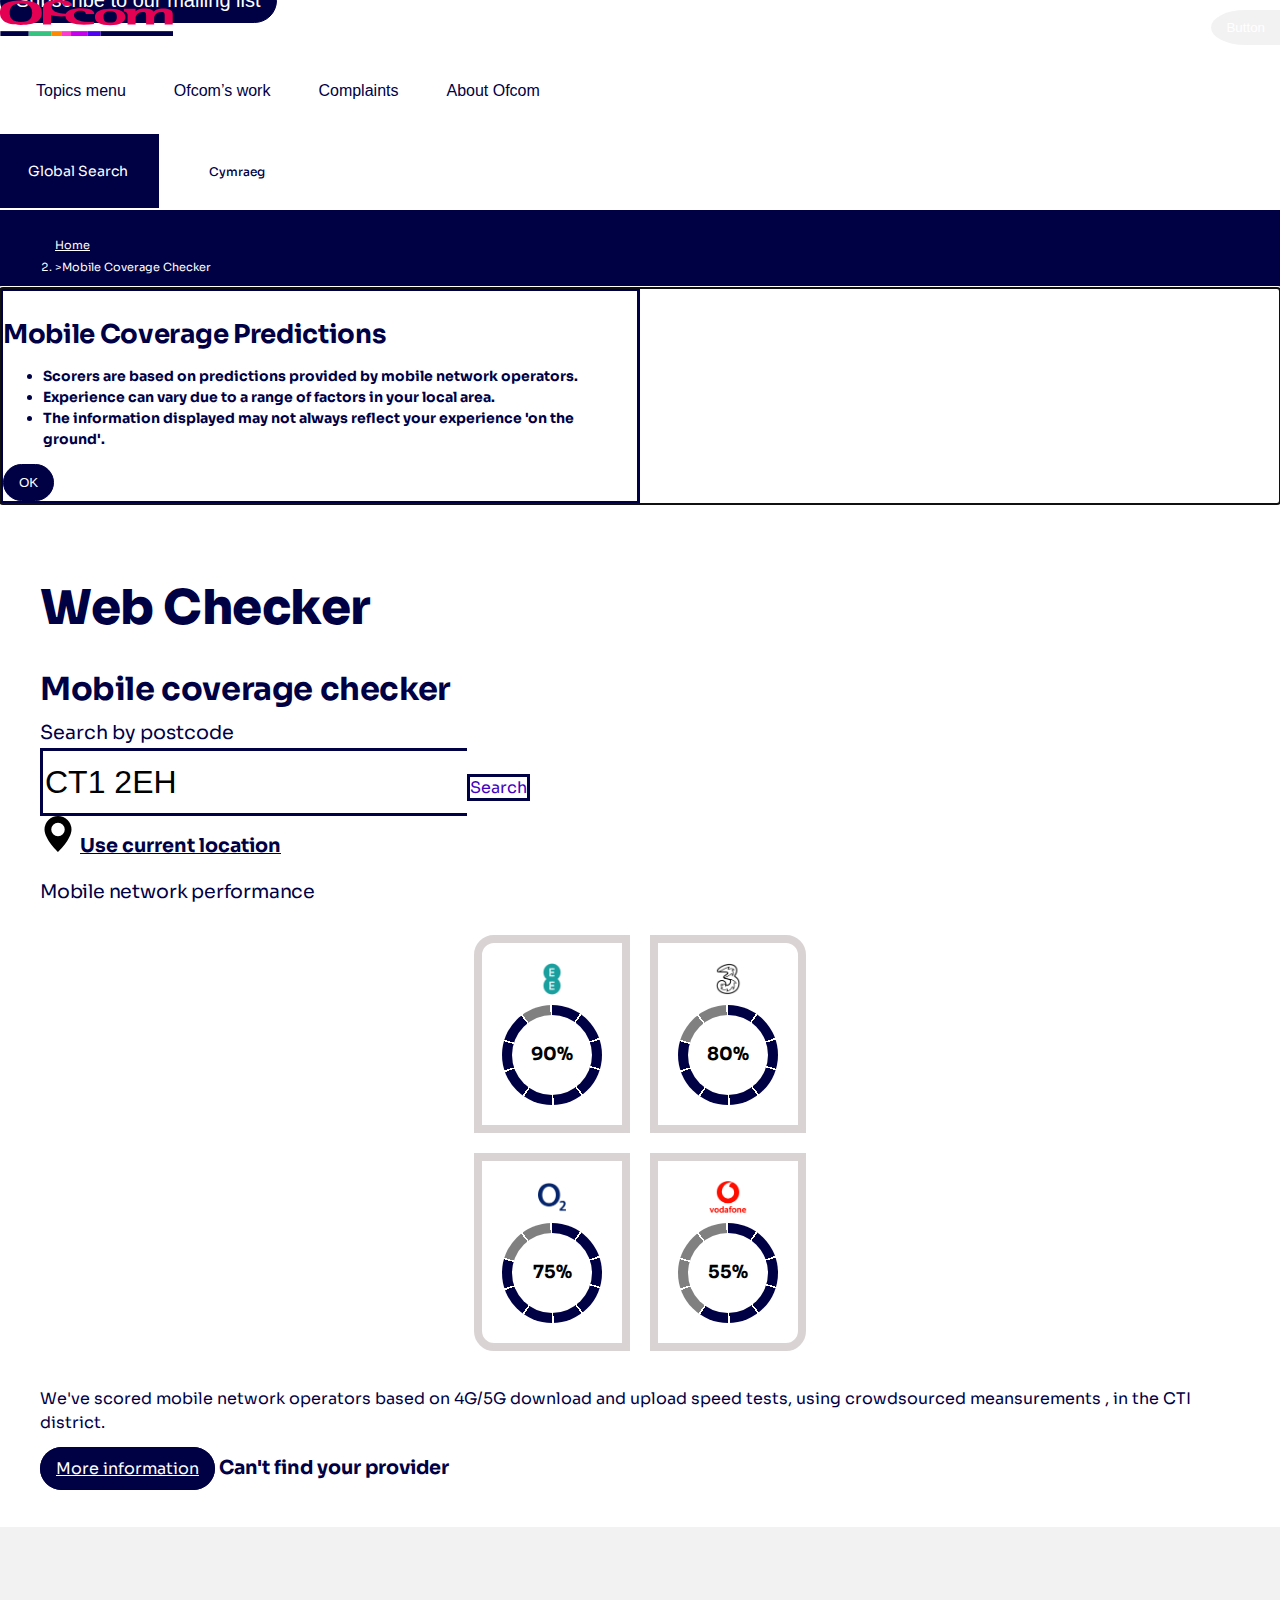
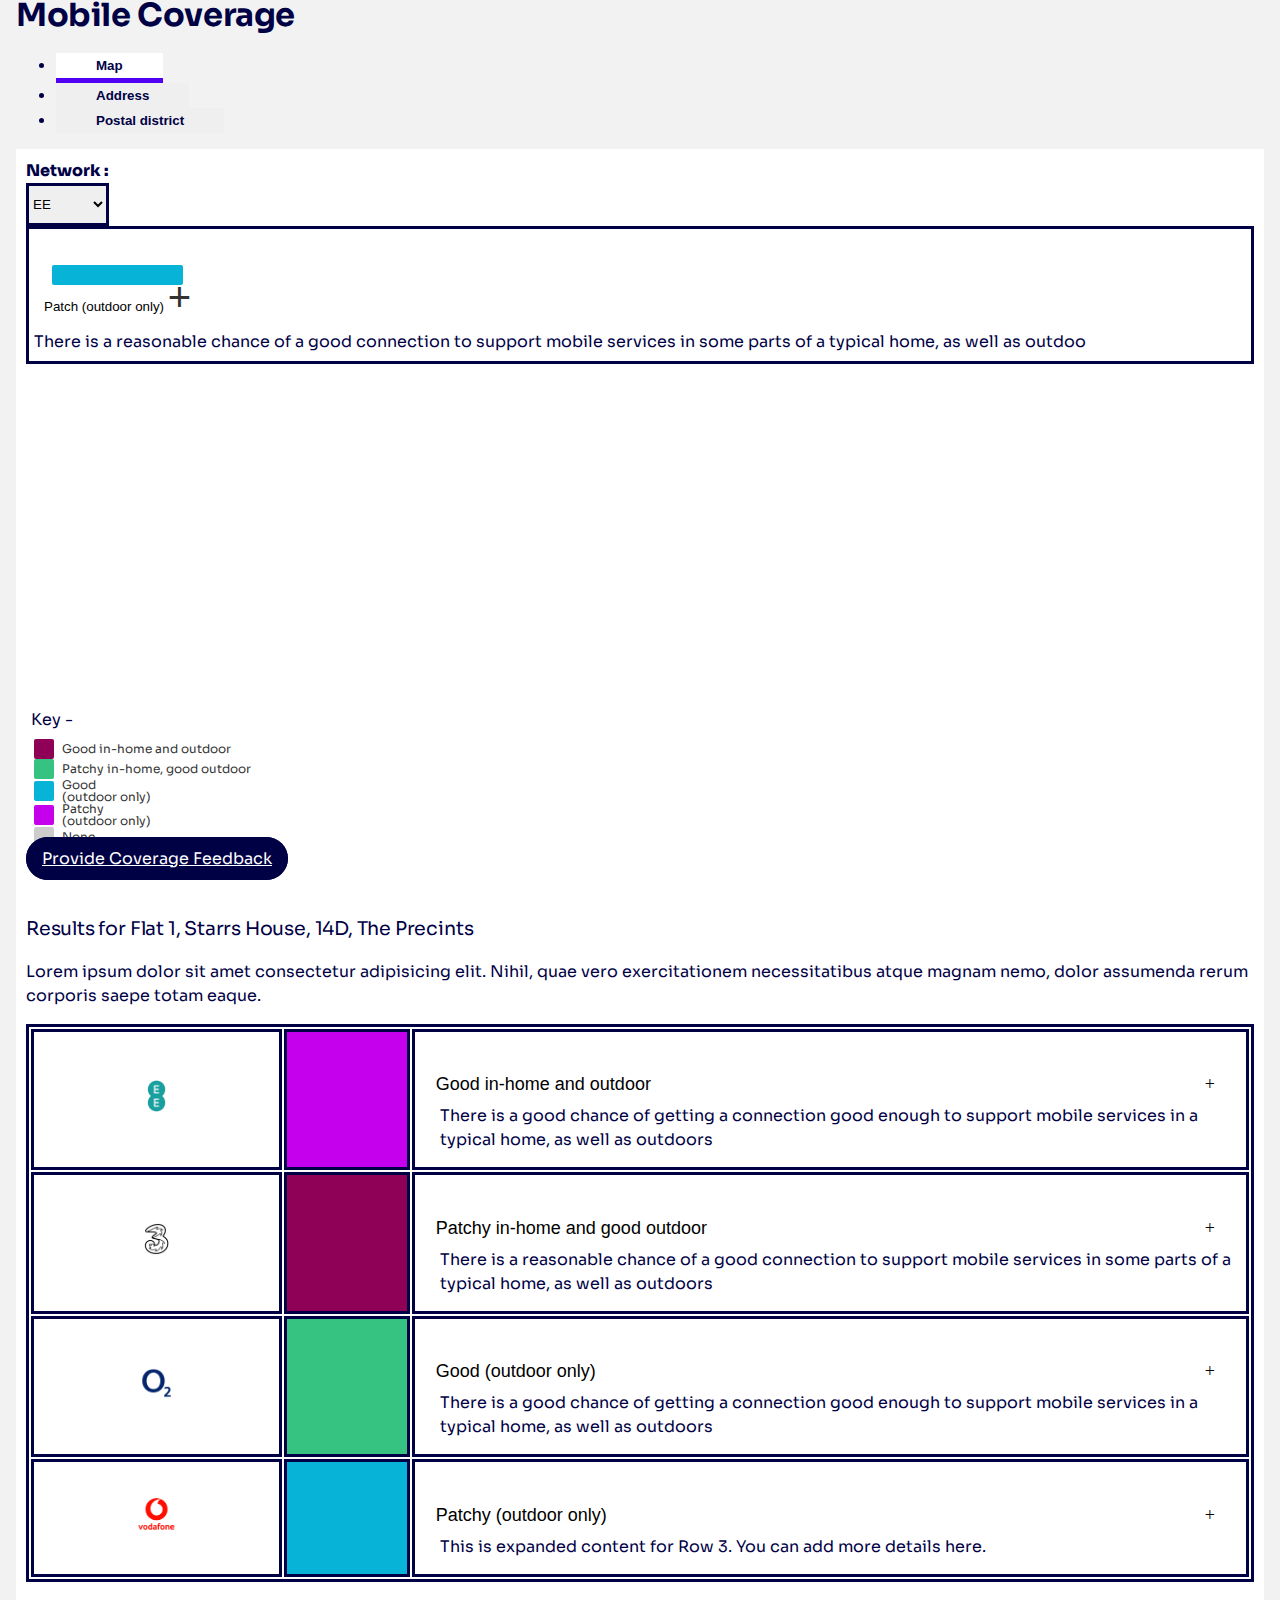
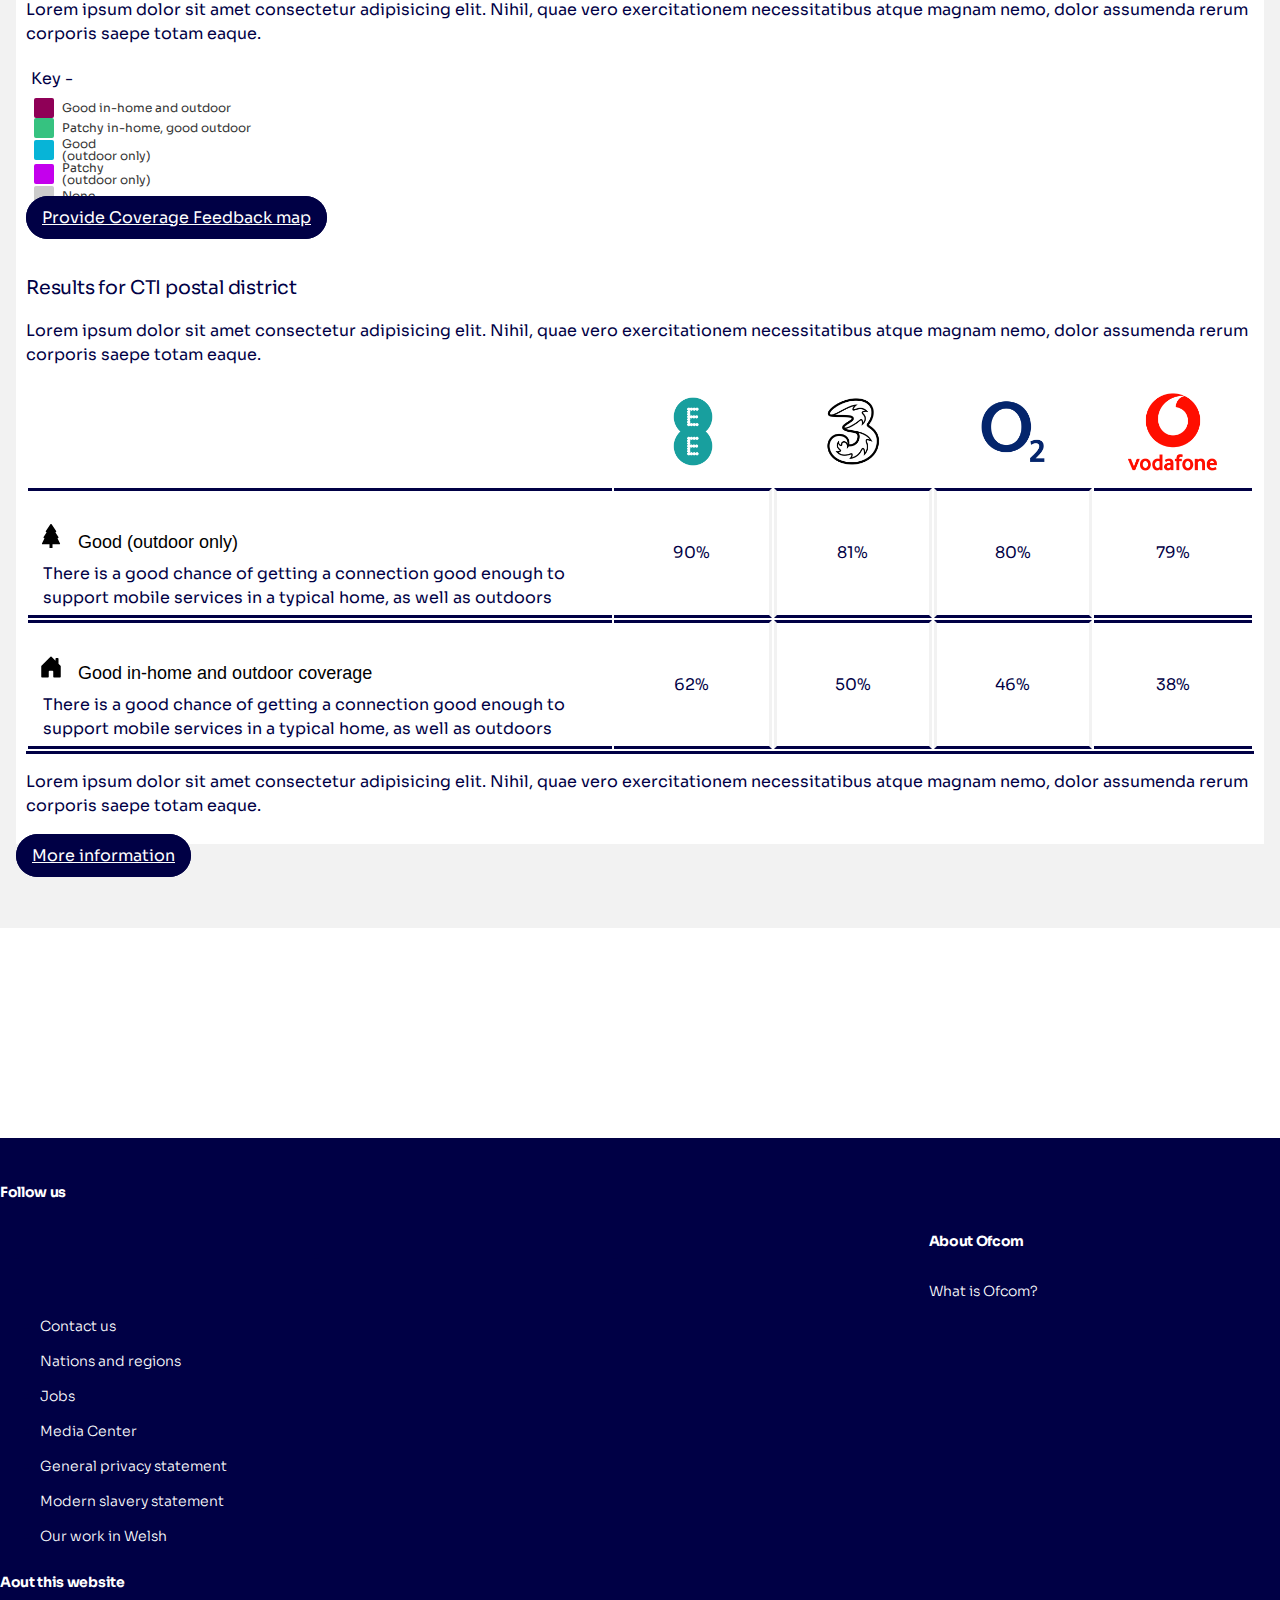
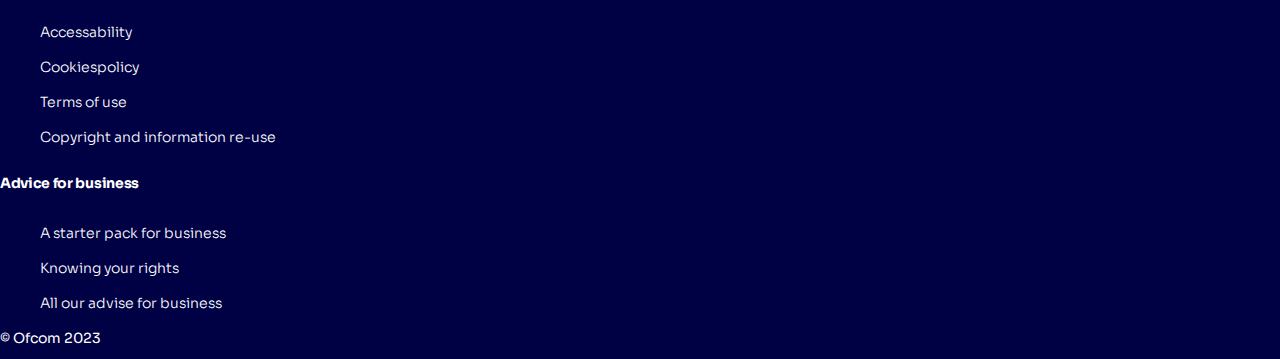
<file: result-page.html>
<!doctype html>
<html lang="en">

<head>
  <!-- Required meta tags  -->
  <meta charset="utf-8">
  <meta name="viewport" content="width=device-width, initial-scale=1">
  <title>Web Checker</title>
  <link rel="icon" href="assets/img/favicon.ico" />
  <link rel="stylesheet" href="https://cdnjs.cloudflare.com/ajax/libs/font-awesome/6.2.0/css/all.min.css"
    integrity="sha512-xh6O/CkQoPOWDdYTDqeRdPCVd1SpvCA9XXcUnZS2FmJNp1coAFzvtCN9BmamE+4aHK8yyUHUSCcJHgXloTyT2A=="
    crossorigin="anonymous" referrerpolicy="no-referrer" />
  <!-- Bootstrap CSS -->
  <link href="https://cdn.jsdelivr.net/npm/bootstrap@5.2.3/dist/css/bootstrap.min.css" rel="stylesheet"
    integrity="sha384-rbsA2VBKQhggwzxH7pPCaAqO46MgnOM80zW1RWuH61DGLwZJEdK2Kadq2F9CUG65" crossorigin="anonymous">
  <link href="css/virtual-select.min.css" rel="stylesheet">
  <!-- <link rel="stylesheet" href="https://cdn.jsdelivr.net/npm/flatpickr/dist/flatpickr.min.css">
  <script src="https://cdn.jsdelivr.net/npm/flatpickr"></script> -->
  <link href="css/main.css" rel="stylesheet">
  <link href="css/mobile-checker.css" rel="stylesheet">
</head>

<body>

  <!-- header start -->
  <header class="header fixed-top d-flex align-items-center">
    <a class="skip-to-content-link" href="#skipToContent" tabindex="0">Skip to main content</a>

    <div class="container-fluid d-flex align-items-center justify-content-between">

      <div class="logo me-auto me-lg-0">
        <a href=""> <img class="brand-logo" src="assets/img/logo2023_2.svg" alt="OfCom Logo" /></a>
      </div>
      <a href="javascript:void(0);" id="mobile-menu-trigger" class="mobile-menu-trigger order-3 order-lg-2">
        <span class="visually-hidden-focusable">hamburger menu</span>
        <i class="mobile-nav-toggle mobile-nav-show fa-solid fa-bars"></i>
        <i class="mobile-nav-toggle mobile-nav-hide d-none fa-solid fa-xmark"></i>
      </a>
      <!-- menu start here -->
      <div class="header-item ms-auto">
        <div class="menu-overlay">
        </div>
        <nav class="menu">
          <div class="mobile-menu-head">
            <a href="javascript:void(0);" class="go-back">
              <span class="visually-hidden-focusable">Go Back</span>
              <i class="fa fa-angle-left"></i></a>
            <div class="current-menu-title"></div>
            <div class="mobile-menu-close">&times;</div>
          </div>
          <ul class="menu-main">
            <li class="menu-item-has-children">
              <button type="button">Topics <span class="visually-hidden-focusable">menu</span><i
                  class="fa fa-angle-down"></i></button>
              <div class="sub-menu mega-menu mega-menu-column-4">
                <div class="list-item">
                  <div class="title d-flex justify-content-between align-items-center">
                    <a href="phone-int.html" class="sub-menu-link">
                      <div class="sub-topic-text d-flex justify-content-between align-items-start align-items-center">
                        <span> Phones and broadband</span>
                        <svg class="svg-arrow" width="25" height="25" viewBox="0 0 40 40"
                          xmlns="http://www.w3.org/2000/svg">
                          <circle cx="20.2449" cy="19.7964" r="19"></circle>
                          <path d="M22.6774 12.2964L30.8422 20.2964L22.6774 28.2964" stroke-width="2"
                            stroke-linejoin="bevel"></path>
                          <path d="M30.6472 20.2964L9.64722 20.2964" stroke-width="2" stroke-linejoin="bevel"></path>
                        </svg>
                      </div>
                    </a>
                  </div>
                  <ul>
                    <li>
                      <span class="detail-text">Phones and broadband Lorem ipsum dolor sit amet, consectetur adipiscing
                        elit,
                        sed do eiusmod tempor
                        incididunt ut labore et dolore magna aliqua. Ut enim ad minim veniam, quis nostrud
                        exercitation</span>
                    </li>
                  </ul>
                </div>
                <div class="list-item">
                  <h4 class="title d-flex justify-content-between align-items-center">
                    <a href="#" class="sub-topic">TV, radio and on-demand</a>
                    <svg xmlns="http://www.w3.org/2000/svg" width="25" height="25" viewBox="0 0 40 40">
                      <circle cx="20.2449" cy="19.7964" r="19" stroke="#000045" />
                      <path d="M22.6774 12.2964L30.8422 20.2964L22.6774 28.2964" stroke="#000045" stroke-width="2"
                        stroke-linejoin="bevel" />
                      <path d="M30.6472 20.2964L9.64722 20.2964" stroke="#000045" stroke-width="2"
                        stroke-linejoin="bevel" />
                    </svg>
                  </h4>
                  <ul>
                    <li>
                      <span class="detail-text">TV, radio and on-demand Lorem ipsum dolor sit amet, consectetur
                        adipiscing elit, sed do eiusmod tempor
                        incididunt ut labore et dolore magna aliqua. Ut enim ad minim veniam, quis nostrud
                        exercitation</span>
                    </li>
                  </ul>
                </div>
                <div class="list-item">
                  <h4 class="title d-flex justify-content-between align-items-center">
                    <a href="" class="sub-topic">Post</a>
                    <svg xmlns="http://www.w3.org/2000/svg" width="25" height="25" viewBox="0 0 40 40">
                      <circle cx="20.2449" cy="19.7964" r="19" stroke="#000045" />
                      <path d="M22.6774 12.2964L30.8422 20.2964L22.6774 28.2964" stroke="#000045" stroke-width="2"
                        stroke-linejoin="bevel" />
                      <path d="M30.6472 20.2964L9.64722 20.2964" stroke="#000045" stroke-width="2"
                        stroke-linejoin="bevel" />
                    </svg>
                  </h4>

                  <ul>
                    <li>
                      <span class="detail-text">Post Lorem ipsum dolor sit amet, consectetur
                        adipiscing elit, sed do eiusmod tempor
                        incididunt ut labore et dolore magna aliqua. Ut enim ad minim veniam, quis nostrud
                        exercitation</span>
                    </li>
                  </ul>
                </div>

                <div class="list-item">
                  <h4 class="title d-flex justify-content-between align-items-center">
                    <a href="" class="sub-topic">Radio</a>
                    <svg xmlns="http://www.w3.org/2000/svg" width="25" height="25" viewBox="0 0 40 40">
                      <circle cx="20.2449" cy="19.7964" r="19" stroke="#000045" />
                      <path d="M22.6774 12.2964L30.8422 20.2964L22.6774 28.2964" stroke="#000045" stroke-width="2"
                        stroke-linejoin="bevel" />
                      <path d="M30.6472 20.2964L9.64722 20.2964" stroke="#000045" stroke-width="2"
                        stroke-linejoin="bevel" />
                    </svg>
                  </h4>
                  <ul>
                    <li>
                      <span class="detail-text">Radio Lorem ipsum dolor sit amet, consectetur
                        adipiscing elit, sed do eiusmod tempor
                        incididunt ut labore et dolore magna aliqua. Ut enim ad minim veniam, quis nostrud
                        exercitation</span>
                    </li>
                </div>
                <div class="list-item">
                  <h4 class="title d-flex justify-content-between align-items-center">
                    <a href="" class="sub-topic">Managing the airwaves</a>
                    <svg xmlns="http://www.w3.org/2000/svg" width="25" height="25" viewBox="0 0 40 40">
                      <circle cx="20.2449" cy="19.7964" r="19" stroke="#000045" />
                      <path d="M22.6774 12.2964L30.8422 20.2964L22.6774 28.2964" stroke="#000045" stroke-width="2"
                        stroke-linejoin="bevel" />
                      <path d="M30.6472 20.2964L9.64722 20.2964" stroke="#000045" stroke-width="2"
                        stroke-linejoin="bevel" />
                    </svg>
                  </h4>
                  <ul>
                    <li>
                      <span class="detail-text">Managing the airwaves Lorem ipsum dolor sit amet, consectetur
                        adipiscing elit, sed do eiusmod tempor
                        incididunt ut labore et dolore magna aliqua. Ut enim ad minim veniam, quis nostrud
                        exercitation</span>
                    </li>
                </div>
                <div class="list-item">
                  <h4 class="title d-flex justify-content-between align-items-center">
                    <a href="" class="sub-topic">Online safety</a>
                    <svg xmlns="http://www.w3.org/2000/svg" width="25" height="25" viewBox="0 0 40 40">
                      <circle cx="20.2449" cy="19.7964" r="19" stroke="#000045" />
                      <path d="M22.6774 12.2964L30.8422 20.2964L22.6774 28.2964" stroke="#000045" stroke-width="2"
                        stroke-linejoin="bevel" />
                      <path d="M30.6472 20.2964L9.64722 20.2964" stroke="#000045" stroke-width="2"
                        stroke-linejoin="bevel" />
                    </svg>
                  </h4>
                  <ul>
                    <li>
                      <span class="detail-text">Online safety Lorem ipsum dolor sit amet, consectetur
                        adipiscing elit, sed do eiusmod tempor
                        incididunt ut labore et dolore magna aliqua. Ut enim ad minim veniam, quis nostrud
                        exercitation</span>
                    </li>
                </div>
                <div class="list-item">
                  <h4 class="title d-flex justify-content-between align-items-center">
                    <a href="" class="sub-topic">Digital services</a>
                    <svg xmlns="http://www.w3.org/2000/svg" width="25" height="25" viewBox="0 0 40 40">
                      <circle cx="20.2449" cy="19.7964" r="19" stroke="#000045" />
                      <path d="M22.6774 12.2964L30.8422 20.2964L22.6774 28.2964" stroke="#000045" stroke-width="2"
                        stroke-linejoin="bevel" />
                      <path d="M30.6472 20.2964L9.64722 20.2964" stroke="#000045" stroke-width="2"
                        stroke-linejoin="bevel" />
                    </svg>
                  </h4>
                  <ul>
                    <li>
                      <span class="detail-text">Digital services Lorem ipsum dolor sit amet, consectetur
                        adipiscing elit, sed do eiusmod tempor
                        incididunt ut labore et dolore magna aliqua. Ut enim ad minim veniam, quis nostrud
                        exercitation</span>
                    </li>
                </div>
                <div class="list-item">
                  <h4 class="title d-flex justify-content-between align-items-center">
                    <a href="" class="sub-topic">Media use and attitudes</a>
                    <svg xmlns="http://www.w3.org/2000/svg" width="25" height="25" viewBox="0 0 40 40">
                      <circle cx="20.2449" cy="19.7964" r="19" stroke="#000045" />
                      <path d="M22.6774 12.2964L30.8422 20.2964L22.6774 28.2964" stroke="#000045" stroke-width="2"
                        stroke-linejoin="bevel" />
                      <path d="M30.6472 20.2964L9.64722 20.2964" stroke="#000045" stroke-width="2"
                        stroke-linejoin="bevel" />
                    </svg>
                  </h4>
                  <ul>
                    <li>
                      <span class="detail-text">Media use and attitudes Lorem ipsum dolor sit amet, consectetur
                        adipiscing elit, sed do eiusmod tempor
                        incididunt ut labore et dolore magna aliqua. Ut enim ad minim veniam, quis nostrud
                        exercitation</span>
                    </li>
                </div>
                <div class="w-100 menu-social-icons">
                  <a href="#" title="Twitter">
                    <i class="fa-brands fa-twitter"></i>
                  </a>
                  <a href="#" title="Facebook">
                    <i class="fa-brands fa-facebook-f"></i>
                  </a>
                  <a href="#" title="LinkedIn">
                    <i class="fa-brands fa-linkedin"></i>
                  </a>
                  <a href="#" title="Youtube">
                    <i class="fa-brands fa-youtube"></i>
                  </a>
                  <a href="#" title="Instagram">
                    <i class="fa-brands fa-square-instagram"></i>
                  </a>
                  <a href="#" title="Tiktok">
                    <i class="fa-brands fa-tiktok"></i>
                  </a>
                </div>
                <div class="multicolor-banner">
                  <div class="row row-cols-auto g-0 multicolor-strip menu-strip-height">
                    <div class="bg-blue"></div>
                    <div class="bg-megenta"></div>
                    <div class="bg-pink"></div>
                    <div class="bg-yellow"></div>
                    <div class="bg-green"></div>
                  </div>
                </div>

              </div>
            </li>
            <li class="menu-item-has-children">
              <button type="button">Ofcom’s work <i class="fa fa-angle-down"></i></button>
              <div class="sub-menu mega-menu mega-menu-column-4">
                <div class="list-item">
                  <h4 class="title d-flex justify-content-between align-items-center">
                    <a href="news-center.html" class="sub-topic">News centre</a>
                    <svg xmlns="http://www.w3.org/2000/svg" width="25" height="25" viewBox="0 0 40 40">
                      <circle cx="20.2449" cy="19.7964" r="19" stroke="#000045" />
                      <path d="M22.6774 12.2964L30.8422 20.2964L22.6774 28.2964" stroke="#000045" stroke-width="2"
                        stroke-linejoin="bevel" />
                      <path d="M30.6472 20.2964L9.64722 20.2964" stroke="#000045" stroke-width="2"
                        stroke-linejoin="bevel" />
                    </svg>
                  </h4>
                  <ul>
                    <li>
                      <span class="detail-text">News centre Lorem ipsum dolor sit amet, consectetur adipiscing
                        elit,
                        sed do eiusmod tempor
                        incididunt ut labore et dolore magna aliqua. Ut enim ad minim veniam, quis nostrud
                        exercitation
                      </span>
                    </li>
                  </ul>
                </div>
                <div class="list-item">
                  <h4 class="title d-flex justify-content-between align-items-center">
                    <a href="" class="sub-topic">Licences</a>
                    <svg xmlns="http://www.w3.org/2000/svg" width="25" height="25" viewBox="0 0 40 40">
                      <circle cx="20.2449" cy="19.7964" r="19" stroke="#000045" />
                      <path d="M22.6774 12.2964L30.8422 20.2964L22.6774 28.2964" stroke="#000045" stroke-width="2"
                        stroke-linejoin="bevel" />
                      <path d="M30.6472 20.2964L9.64722 20.2964" stroke="#000045" stroke-width="2"
                        stroke-linejoin="bevel" />
                    </svg>
                  </h4>
                  <ul>
                    <li>
                      <span class="detail-text">Licences Lorem ipsum dolor sit amet, consectetur adipiscing
                        elit,
                        sed do eiusmod tempor
                        incididunt ut labore et dolore magna aliqua. Ut enim ad minim veniam, quis nostrud
                        exercitation
                      </span>
                    </li>
                  </ul>
                </div>
                <div class="list-item">
                  <h4 class="title d-flex justify-content-between align-items-center">
                    <a href="" class="sub-topic">Reports and data</a>
                    <svg xmlns="http://www.w3.org/2000/svg" width="25" height="25" viewBox="0 0 40 40">
                      <circle cx="20.2449" cy="19.7964" r="19" stroke="#000045" />
                      <path d="M22.6774 12.2964L30.8422 20.2964L22.6774 28.2964" stroke="#000045" stroke-width="2"
                        stroke-linejoin="bevel" />
                      <path d="M30.6472 20.2964L9.64722 20.2964" stroke="#000045" stroke-width="2"
                        stroke-linejoin="bevel" />
                    </svg>
                  </h4>

                  <ul>
                    <li>
                      <span class="detail-text">Reports and data Lorem ipsum dolor sit amet, consectetur adipiscing
                        elit,
                        sed do eiusmod tempor
                        incididunt ut labore et dolore magna aliqua. Ut enim ad minim veniam, quis nostrud
                        exercitation
                      </span>
                    </li>
                  </ul>
                </div>
                <div class="list-item">
                  <h4 class="title d-flex justify-content-between align-items-center">
                    <a href="consultations-statements.html" class="sub-topic">Consultations and statements</a>
                    <svg xmlns="http://www.w3.org/2000/svg" width="25" height="25" viewBox="0 0 40 40">
                      <circle cx="20.2449" cy="19.7964" r="19" stroke="#000045" />
                      <path d="M22.6774 12.2964L30.8422 20.2964L22.6774 28.2964" stroke="#000045" stroke-width="2"
                        stroke-linejoin="bevel" />
                      <path d="M30.6472 20.2964L9.64722 20.2964" stroke="#000045" stroke-width="2"
                        stroke-linejoin="bevel" />
                    </svg>
                  </h4>
                  <ul>
                    <li>
                      <span class="detail-text">Consultations and statements and data Lorem ipsum dolor sit amet,
                        consectetur adipiscing
                        elit,
                        sed do eiusmod tempor
                        incididunt ut labore et dolore magna aliqua. Ut enim ad minim veniam, quis nostrud
                        exercitation
                      </span>
                    </li>
                </div>

                <div class="w-100 menu-social-icons">
                  <a href="#" title="Twitter">
                    <i class="fa-brands fa-twitter"></i>
                  </a>
                  <a href="#" title="Facebook">
                    <i class="fa-brands fa-facebook-f"></i>
                  </a>
                  <a href="#" title="LinkedIn">
                    <i class="fa-brands fa-linkedin"></i>
                  </a>
                  <a href="#" title="Youtube">
                    <i class="fa-brands fa-youtube"></i>
                  </a>
                  <a href="#" title="Instagram">
                    <i class="fa-brands fa-square-instagram"></i>
                  </a>
                  <a href="#" title="Tiktok">
                    <i class="fa-brands fa-tiktok"></i>
                  </a>
                </div>
                <div class="multicolor-banner">
                  <div class="row row-cols-auto g-0 multicolor-strip menu-strip-height">
                    <div class="bg-blue"></div>
                    <div class="bg-megenta"></div>
                    <div class="bg-pink"></div>
                    <div class="bg-yellow"></div>
                    <div class="bg-green"></div>
                  </div>
                </div>

              </div>
            </li>
            <li class="menu-item-has-children">
              <button type="button">Complaints <i class="fa fa-angle-down"></i></button>
              <div class="sub-menu mega-menu mega-menu-column-4">
                <div class="list-item">
                  <h4 class="title d-flex justify-content-between align-items-center">
                    <a href="complaints.html" class="sub-topic">Complaints</a>
                    <svg xmlns="http://www.w3.org/2000/svg" width="25" height="25" viewBox="0 0 40 40">
                      <circle cx="20.2449" cy="19.7964" r="19" stroke="#000045" />
                      <path d="M22.6774 12.2964L30.8422 20.2964L22.6774 28.2964" stroke="#000045" stroke-width="2"
                        stroke-linejoin="bevel" />
                      <path d="M30.6472 20.2964L9.64722 20.2964" stroke="#000045" stroke-width="2"
                        stroke-linejoin="bevel" />
                    </svg>
                  </h4>
                  <ul>
                    <li class="mb-3">Compliants About:</li>
                    <li><a href="complaints-about.html">TV, radio or on demand services</a></li>
                    <li><a href="">Mobile, phone or internet services</a></li>
                    <li><a href="#">Postal services</a></li>
                    <li><a href="#">Wireless interference</a></li>
                    <li><a href="#">Video-sharing platform (VSP)</a></li>
                    <li><a href="#">Complain about something else</a></li>
                  </ul>
                </div>
                <div class="list-item">
                  <ul>
                    <li class="mb-3"><span class="detail-text">
                        We may be able to help you complain about or report issues relating to phone, broadband and
                        postal services, TV, radio and on-demand programmes, interference to wireless devices, or
                        something you have seen on a video-sharing platform.
                      </span></li>
                    <li><a href="#">Text Text</a></li>
                    <li><a href="#">Text Text</a></li>
                  </ul>

                </div>
                <div class="w-100 menu-social-icons">
                  <a href="#" title="Twitter">
                    <i class="fa-brands fa-twitter"></i>
                  </a>
                  <a href="#" title="Facebook">
                    <i class="fa-brands fa-facebook-f"></i>
                  </a>
                  <a href="#" title="LinkedIn">
                    <i class="fa-brands fa-linkedin"></i>
                  </a>
                  <a href="#" title="Youtube">
                    <i class="fa-brands fa-youtube"></i>
                  </a>
                  <a href="#" title="Instagram">
                    <i class="fa-brands fa-square-instagram"></i>
                  </a>
                  <a href="#" title="Tiktok">
                    <i class="fa-brands fa-tiktok"></i>
                  </a>
                </div>
                <div class="multicolor-banner">
                  <div class="row row-cols-auto g-0 multicolor-strip menu-strip-height">
                    <div class="bg-blue"></div>
                    <div class="bg-megenta"></div>
                    <div class="bg-pink"></div>
                    <div class="bg-yellow"></div>
                    <div class="bg-green"></div>
                  </div>
                </div>
              </div>
            </li>
            <li class="menu-item-has-children">
              <button type="button">About Ofcom <i class="fa fa-angle-down"></i></button>
              <div class="sub-menu mega-menu mega-menu-column-4">
                <div class="list-item ">
                  <h4 class="title d-flex justify-content-between align-items-center">
                    <a href="" class="sub-topic">About Ofcom</a>
                    <svg xmlns="http://www.w3.org/2000/svg" width="25" height="25" viewBox="0 0 40 40"
                      style="fill: white;">
                      <circle cx="20.2449" cy="19.7964" r="19" stroke="#000045" />
                      <path d="M22.6774 12.2964L30.8422 20.2964L22.6774 28.2964" stroke="#000045" stroke-width="2"
                        stroke-linejoin="bevel" />
                      <path d="M30.6472 20.2964L9.64722 20.2964" stroke="#000045" stroke-width="2"
                        stroke-linejoin="bevel" />
                    </svg>
                  </h4>
                  <ul>
                    <li><a href="#">What is Ofcom?</a></li>
                    <li><a href="#">How Ofcom is run</a></li>
                    <li><a href="#">News and updates</a></li>
                    <li><a href="#">International work</a></li>
                    <li><a href="#">Contacting Ofcom</a></li>
                    <li><a href="#">Supplying Ofcom</a></li>
                    <li><a href="#">Policies and guidelines</a></li>
                  </ul>
                </div>
                <div class="list-item">
                  <h4 class="title visually-hidden">Accessibility</h4>
                  <ul>
                    <li><a href="#">Accessibility and diversity</a></li>
                    <li><a href="#">Annual reports and plans</a></li>
                    <li><a href="#">Freedom of Information and Data Protection</a></li>
                    <li><a href="#">About this website</a></li>
                    <li><a href="#">Copyright and information re-use</a></li>
                  </ul>

                </div>
                <div class="list-item">
                  <ul>
                    <li class="mb-3"><span class="detail-text">
                        Optional explanatory text here and / or quick links to popular or topical content. <br>
                        Lorem ipsum dolor sit amet, consectetur adipiscing elit, sed do eiusmod tempor incididunt ut
                        labore. Lorem ipsum dolor sit amet, consectetur. Lorem ipsum dolor sit amet, consectetur.</li>

                  </ul>
                </div>
                <div class="list-item">

                </div>
                <div class="w-100 menu-social-icons">
                  <a href="#" title="Twitter">
                    <i class="fa-brands fa-twitter"></i>
                  </a>
                  <a href="#" title="Facebook">
                    <i class="fa-brands fa-facebook-f"></i>
                  </a>
                  <a href="#" title="LinkedIn">
                    <i class="fa-brands fa-linkedin"></i>
                  </a>
                  <a href="#" title="Youtube">
                    <i class="fa-brands fa-youtube"></i>
                  </a>
                  <a href="#" title="Instagram">
                    <i class="fa-brands fa-square-instagram"></i>
                  </a>
                  <a href="#" title="Tiktok">
                    <i class="fa-brands fa-tiktok"></i>
                  </a>
                </div>
                <div class="multicolor-banner">
                  <div class="row row-cols-auto g-0 multicolor-strip menu-strip-height">
                    <div class="bg-blue"></div>
                    <div class="bg-megenta"></div>
                    <div class="bg-pink"></div>
                    <div class="bg-yellow"></div>
                    <div class="bg-green"></div>
                  </div>
                </div>
              </div>
            </li>
          </ul>
        </nav>
      </div>
      <!-- menu end here -->
      <a href="javascript:void(0);" id="search-icon" class="search-icons d-flex align-items-center order-2 order-lg-1">
        <i class="fas fa-search"></i>
        <span class="visually-hidden-focusable">Global Search</span>
      </a>
      <form action="" class="search-form">
        <div class="search-box mx-auto position-relative">
          <input type="search" class="search-box-input" name="" placeholder="What are looking for?" id="myInput">

          <label for="myInput" class="visually-hidden-focusable"><span class="d-none">Serach</span></label>
          <a href="javascript:void(0)" class="fas fa-search gl-search"><span class="d-none">Serach</span></a>
        </div>

        <h4 class="text-center mt-4">Quick Links:</h4>

        <hr>
        <div class="search-quick-link mx-auto mt-4">

          <div class="row">
            <div class="col-6 col-md-3">
              <a href="" class="w-100 d-flex justify-content-between align-items-start align-items-start">
                <span>Complaints</span>
                <i class="fa-solid fa-circle-arrow-right"></i>
              </a>
            </div>
            <div class="col-6 col-md-3">
              <a href="" class="w-100 d-flex justify-content-between align-items-start align-items-start">
                <span>Mobile and Broadband checker </span>
                <i class="fa-solid fa-circle-arrow-right"></i>
              </a>

            </div>
            <div class="col-6 col-md-3">
              <a href="" class="w-100 d-flex justify-content-between align-items-start align-items-start">
                <span>What is Ofcom</span>
                <i class="fa-solid fa-circle-arrow-right"></i>
              </a>

            </div>
            <div class="col-6 col-md-3">
              <a href="" class="w-100 d-flex justify-content-between align-items-start align-items-start">
                <span>Licences</span>
                <i class="fa-solid fa-circle-arrow-right"></i>
              </a>
            </div>
            <div class="col-6 col-md-3">
              <a href="" class="w-100 d-flex justify-content-between align-items-start align-items-center">
                <span>Newsroom</span>
                <i class="fa-solid fa-circle-arrow-right"></i>
              </a>
            </div>
            <div class="col-6 col-md-3">
              <a href="" class="w-100 d-flex justify-content-between align-items-start align-items-center">
                <span>Consultations</span>
                <i class="fa-solid fa-circle-arrow-right"></i>
              </a>
            </div>
          </div>
        </div>
        <hr>
        <div class="w-75 mx-auto mt-4">
          <h4 class="text-center mt-4 mb-5">Suggested searches</h4>
          <div class="row my-3 d-flex align-items-center">
            <div class="col-12 col-sm-6 col-md-3 mb-2"><button
                class="btn btn-primary-white-border w-100 mb-2 px-4">Example
                search</button></div>
            <div class="col-12 col-sm-6 col-md-3 mb-2"><button
                class="btn btn-primary-white-border w-100 mb-2 px-4">Example
                search</button></div>
            <div class="col-12 col-sm-6 col-md-3 mb-2"><button
                class="btn btn-primary-white-border w-100 mb-2 px-4">Example
                search</button></div>
            <div class="col-12 col-sm-6 col-md-3 mb-2"><button
                class="btn btn-primary-white-border w-100 mb-2 px-4">Example
                search</button></div>
          </div>
        </div>
        <hr>
        <div class="search-quick-link mx-auto mt-4 mb-5 news-blue">
          <h4 class="text-center mt-4 mb-3">Latest</h4>
          <div class="row">
            <div class="col-12 col-md-6 col-lg-3">
              <a href="" class="">
                <div class="info-card news-info">
                  <img src="assets/img/latest-1.png" class="card-img-small mb-3" alt="...">
                  <div class="d-flex justify-content-between align-items-start">
                    <span class="info-card-header">Lorem ipsum dolor sit</span>
                    <svg class="svg-arrow" width="40" height="40" viewBox="0 0 40 40"
                      xmlns="http://www.w3.org/2000/svg">
                      <circle cx="20.2449" cy="19.7964" r="19" />
                      <path d="M22.6774 12.2964L30.8422 20.2964L22.6774 28.2964" stroke-width="2"
                        stroke-linejoin="bevel" />
                      <path d="M30.6472 20.2964L9.64722 20.2964" stroke-width="2" stroke-linejoin="bevel" />
                    </svg>
                  </div>
                  <span class="date">12/12/2022</span>
                </div>
              </a>
            </div>
            <div class="col-12 col-md-6 col-lg-3">
              <a href="">
                <div class="info-card news-info">
                  <img src="assets/img/latest-2.png" class="card-img-small mb-3" alt="...">
                  <div class="d-flex justify-content-between align-items-start">
                    <span class="info-card-header">Lorem ipsum dolor sit</span>
                    <svg class="svg-arrow" width="40" height="40" viewBox="0 0 40 40"
                      xmlns="http://www.w3.org/2000/svg">
                      <circle cx="20.2449" cy="19.7964" r="19" />
                      <path d="M22.6774 12.2964L30.8422 20.2964L22.6774 28.2964" stroke-width="2"
                        stroke-linejoin="bevel" />
                      <path d="M30.6472 20.2964L9.64722 20.2964" stroke-width="2" stroke-linejoin="bevel" />
                    </svg>
                  </div>
                  <span class="date">12/12/2022</span>
                </div>
              </a>
            </div>
            <div class="col-12 col-md-6 col-lg-3">
              <a href="">
                <div class="info-card news-info">
                  <img src="assets/img/latest-3.png" class="card-img-small mb-3" alt="...">
                  <div class="d-flex justify-content-between align-items-start">
                    <span class="info-card-header">Lorem ipsum dolor sit</span>
                    <svg class="svg-arrow" width="40" height="40" viewBox="0 0 40 40"
                      xmlns="http://www.w3.org/2000/svg">
                      <circle cx="20.2449" cy="19.7964" r="19" />
                      <path d="M22.6774 12.2964L30.8422 20.2964L22.6774 28.2964" stroke-width="2"
                        stroke-linejoin="bevel" />
                      <path d="M30.6472 20.2964L9.64722 20.2964" stroke-width="2" stroke-linejoin="bevel" />
                    </svg>
                  </div>
                  <span class="date">12/12/2022</span>
                </div>
              </a>
            </div>
            <div class="col-12 col-md-6 col-lg-3">
              <a href="">
                <div class="info-card news-info">
                  <img src="assets/img/latest-1.png" class="card-img-small mb-3" alt="...">
                  <div class="d-flex justify-content-between align-items-start">
                    <span class="info-card-header">Lorem ipsum dolor sit</span>
                    <svg class="svg-arrow" width="40" height="40" viewBox="0 0 40 40"
                      xmlns="http://www.w3.org/2000/svg">
                      <circle cx="20.2449" cy="19.7964" r="19" />
                      <path d="M22.6774 12.2964L30.8422 20.2964L22.6774 28.2964" stroke-width="2"
                        stroke-linejoin="bevel" />
                      <path d="M30.6472 20.2964L9.64722 20.2964" stroke-width="2" stroke-linejoin="bevel" />
                    </svg>
                  </div>
                  <span class="date">12/12/2022</span>
                </div>
              </a>
            </div>
          </div>
        </div>
      </form>
      <a href="" class="langauge-change order-1 order-lg-3" lang="cy" hreflang="cy">Cymraeg</a>
      <!-- <button type="button" class="btn btn-secondary" data-bs-toggle="tooltip" data-bs-placement="bottom" data-bs-title="Tooltip on bottom">
        Tooltip on bottom
      </button> -->
      <!-- mobile menu trigger -->

    </div>
    </div>
  </header>
  <main>
    <div id="skip" class="visually-hidden">Home page features</div>
    <section class="breadcrumb-position">
      <div class="row">
        <div class="col-12">
          <nav aria-label="breadcrumb">
            <ol class="breadcrumb">
              <li class="breadcrumb-item"><a href="index.html">Home</a></li>
              <li class="breadcrumb-item active" aria-current="page">Mobile Coverage Checker</li>
            </ol>
          </nav>
        </div>
      </div>
    </section>
    <section>
      <div class="modal modal-notification fade" id="language-notification" tabindex="-1" aria-hidden="true"
        data-bs-backdrop="static">
        <div class="modal-dialog modal-popup-width-50 modal-dialog-centered">
          <div class="modal-content border-color-default rounded-0">
            <div class="modal-body pb-0">
              <h3 class="ms-3 mb-3 mt-4">Mobile Coverage Predictions</h3>
              <ul>
                <li class="mb-2"><b>Scorers are based on predictions provided by mobile network operators.</b></li>
                <li class="mb-2"><b>Experience can vary due to a range of factors in your local area.</b></li>
                <li class="mb-2"><b>The information displayed may not always reflect your experience 'on the
                    ground'.</b>
                </li>
              </ul>
            </div>
            <div class="d-grid gap-2 col-4 mx-auto mb-4 mt-2">
              <button class="btn btn-primary text-decoration-none" type="button" id="close-modal">OK</button>
            </div>
          </div>
        </div>
      </div>
    </section>
    <section class="postcode-container">
      <div class="container-fluid">
        <div class="row">
          <div class="col-lg-5 position-relative postcode-left-outer">
            <button type="submit" class="btn btn-primary collapse-left d-none d-md-inline" id="collapseButton"><i
                class="fa-solid fa-chevron-left"></i><span
                class="visually-hidden-focusable text-dark">Button</span></button>
            <div class="postcode-container-left">
              <h1 id="skipToContent" class="visually-hidden-focusable">Web Checker</h1>
              <h2 class="mb-2 mb-lg-0">Mobile coverage checker</h2>
              <div class="col-xl-8 my-4">
                <label for="postcode" class="mb-1 fs-m">Search by postcode</label>
                <div class="search-container input-group mb-3">
                  <input type="text" class="form-control search-postcode" id="postcode" placeholder="" value="CT1 2EH"
                    aria-label="Enter postcode" aria-describedby="Enter-postcode">
                  <a href="" class="input-group-text" id="Enter-postcode"><i class="fas fa-search fs-2rem"></i> <span
                      class="visually-hidden-focusable">Search</span> </a>
                </div>
              </div>
              <div class="mb-4">
                <img class="location-pin" src="assets/img/web-icons/location-pin.svg" alt="Location Pin" /></a>
                <a href="" class="bold-link">Use current location</a>
              </div>
              <div class="col-md-12 text-center">
                <h3 class="text-start fw-bold h4">Mobile network performance</h3>
                <!-- <img src="assets/img/Your-Mobile-Signal-Graphic.png" class="mb-3"> -->
                <section>
                  <div class="chart-container pr-mobile-2rm pl-mobile-0">
                    <div class="chart-wrapper border-top-left">
                      <img src="assets/img/EE-Logo-2012.png" alt="Icon 1" class="chart-icon">
                      <div class="donut-chart" data-percentage="90">
                        <span class="percent-text">90%</span>
                      </div>
                    </div>

                    <div class="chart-wrapper border-top-right">
                      <img src="assets/img/Three-UK-logo.png" alt="Icon 2" class="chart-icon">
                      <div class="donut-chart" data-percentage="80">
                        <span class="percent-text">80%</span>
                      </div>

                    </div>

                    <div class="chart-wrapper border-btm-left">
                      <img src="assets/img/O2-Logo.png" alt="Icon 3" class="chart-icon">
                      <div class="donut-chart" data-percentage="75">
                        <span class="percent-text">75%</span>
                      </div>
                    </div>

                    <div class="chart-wrapper border-btm-right">
                      <img src="assets/img/Vodafone_Logo.png" alt="Icon 4" class="chart-icon">
                      <div class="donut-chart" data-percentage="55">
                        <span class="percent-text">55%</span>
                      </div>
                    </div>
                  </div>
                </section>
                <p class="my-4 text-start">We've scored mobile network operators based on 4G/5G download and upload
                  speed tests, using crowdsourced meansurements
                  , in the CTI district.
                </p>
              </div>
              <div class="row mb-4 d-flex justify-content-between align-items-center">
                <a href="more-information.html" class="btn btn-primary d-none d-md-inline col-auto my-2"
                  aria-label="More information">More
                  information</a>
                <a href="javascript:void(0);" class="bold-link col-auto my-2">Can't find your provider
                  <i class="popover-trigger popover-icon fa-solid fa-circle-info color-magenta" data-bs-toggle="popover"
                    data-bs-placement="auto" data-bs-html="true" data-bs-content="
                        <div class='custom-popover'>
                          <div class='mb-4'>
                            <h3 class='mb-3 mt-2'>I can't find my service provider for the checker</h3>
                            <p>The coverage checker includes the four main mobile network operators in the UK. 
                            All other mobile operators in the UK provide their service over these networks.</p>
                  
                            <p><b>Vodafone network -</b> Labara Mobile, Asda Mobile, Talk Mobile, and VOXI.</p>
                  
                            <p><b>EE network -</b> Your Co-op, 1p Mobile, Utility Warehouse, Ecotalk, Plusnet, BT Mobile, and Lyca Mobile.</p>
                  
                            <p><b>Three network -</b> iD Mobile, Smarty, Freedompop, and Superdrug Mobile.</p>
                  
                            <p><b>O2 network -</b> Tesco Mobile, Giffgaff, and Sky Mobile.</p>
                  
                            <p class='text-center d-md-none mt-2 '>
                              <a href='javascript:void(0);' class='btn btn-primary btn-md' style='border-radius: 0;'>OK</a>
                            </p>
                          </div>
                        </div>">
                  </i>
                </a>
              </div>
            </div>

          </div>
          <div class="col-lg-7 postcode-right-outer gray-bg ">
            <div class="postcode-container-right">
              <h2 class="mb-2">Mobile Coverage
              </h2>
              <ul class="nav nav-tabs custom-nav-tabs" id="myTab" role="tablist">
                <li class="nav-item" role="presentation">
                  <button class="nav-link active" id="home-tab" data-bs-toggle="tab" data-bs-target="#map" type="button"
                    role="tab" aria-controls="home" aria-selected="true"><b>Map</b></button>
                </li>
                <li class="nav-item" role="presentation">
                  <button class="nav-link" id="profile-tab" data-bs-toggle="tab" data-bs-target="#address" type="button"
                    role="tab" aria-controls="profile" aria-selected="false"><b>Address</b></button>
                </li>
                <li class="nav-item" role="presentation">
                  <button class="nav-link" id="contact-tab" data-bs-toggle="tab" data-bs-target="#postal-district"
                    type="button" role="tab" aria-controls="contact" aria-selected="false"><b>Postal
                      district</b></button>
                </li>
              </ul>

              <!-- Tab Content -->
              <div class="tab-content custom-tab-content" id="myTabContent">
                <div class="tab-pane fade show active" id="map" role="tabpanel" aria-labelledby="home-tab">
                  <div class="row g-3 align-items-center mb-3 mt-3">
                    <div class="col-auto">
                      <label for="network" class="col-form-label"><b>Network :</b></label>
                    </div>
                    <div class="col">
                      <select class="form-select" aria-label="Default select example">
                        <option selected="">EE</option>
                        <option value="72579157">Three</option>
                        <option value="72579158">O2</option>
                        <option value="72579159">Vodafone</option>
                      </select>
                    </div>
                    <div class="col-md-12 col-xl-7">
                      <div class="patch-container">
                        <div class="accordion" id="accordionExample">
                          <div class="accordion-item accordion-box">
                            <h2 class="accordion-header" id="headingOne">
                              <button class="accordion-button accordion-map-tab-button collapsed" type="button"
                                data-bs-toggle="collapse" data-bs-target="#collapseOne" aria-expanded="true"
                                aria-controls="collapseOne">
                                <div class="color-box bg-skyBlue "></div><span>Patch (outdoor only)</span>
                              </button>
                            </h2>
                            <div id="collapseOne" class="accordion-collapse collapse" aria-labelledby="headingOne"
                              data-bs-parent="#accordionExample">
                              <div class="accordion-body">
                                There is a reasonable chance of a good connection to support mobile services
                                in
                                some parts of a typical home, as well as outdoo
                              </div>
                            </div>
                          </div>
                        </div>
                      </div>
                      <!-- <div class="dropdown-box">
                        <div class="color-box"></div>
                        <input type="text" value="Patchy (Outdoor Only)" readonly>
                        <button class="add-btn">+</button>
                      </div> -->
                    </div>
                  </div>
                  <div class="col-12 iframe-wrapper">
                    <iframe
                    src="https://www.google.com/maps/embed?pb=!1m18!1m12!1m3!1d488796.0730301729!2d-3.276575790001316!3d55.3780510!2m3!1f0!2f0!3f0!3m2!1i1024!2i768!4f13.1!3m3!1m2!1s0x48761cb60d769fc9%3A0xb7e3f0bc174739e7!2sUnited%20Kingdom!5e0!3m2!1sen!2sus!4v1673536922332!5m2!1sen!2sus"
                    width="100%" height="400" style="border:0;" allowfullscreen="" loading="lazy"
                    referrerpolicy="no-referrer-when-downgrade">
                  </iframe>
                    <div class="row iframe-overlay">
                      <div class="col-12 col-xxl-2 mb-2">
                        <i style="color: #8F0057;"
                          class="popover-trigger okok popover-icon fa-solid fa-circle-info me-2"
                          data-bs-toggle="popover" data-bs-placement="right" data-bs-html="true" data-bs-content="
                          <div class='custom-popover col-12'>
                            <div class='mb-4'>
                              <h3 class='mb-3 mt-2'>I can't find my service provider for the checker</h3>
                              <p>The coverage checker the four main mobile network operators in the UK. All other mobile operators
                                in the UK. All other mobile operators in UK provide their service over these networks
                              </p>
                       
                              <p><b>Vodafone network -</b> Labara Mobile, Asda Mobile, Talk Mobile and VOXI.</p>
                       
                              <p><b>EE network -</b> Your Co-op, 1p Mobile, Utility Warehouse, Ecotalk, Plusnet, BT Mobile and Lyca mobile</p>
                       
                              <p><b>Three network -</b> iD Mobile, Smarty, Freedompop and Superdrug Mobile.</p>
                       
                              <p><b>O2 network -</b> Tesco Mobile, Giffgaff and Sky Mobile.</p>
                              <p class='text-center d-md-none mt-2 '>
                                <a href='javascript:void(0);' class='btn btn-primary btn-md' style='border-radius: 0;'>OK</a>
                              </p>
                            </div>
                          </div>">
                        </i>Key -
                      </div>
                      <div class="col-6 col-md-3 col-xxl-2 mb-2">
                        <div class="box-container">
                          <div class="color-box bg-magenta"></div>
                          <span>Good in-home and outdoor</span>
                        </div>
                      </div>

                      <div class="col-6 col-md-3 col-xxl-2 mb-2">
                        <div class="box-container">
                          <div class="color-box bg-green"></div>
                          <span>Patchy in-home, good outdoor</span>
                        </div>
                      </div>

                      <div class="col-6 col-md-3 col-xxl-2 mb-2">
                        <div class="box-container">
                          <div class="color-box bg-skyBlue"></div>
                          <span>Good<br /> (outdoor only)</span>
                        </div>
                      </div>

                      <div class="col-6 col-md-3 col-xxl-2 mb-2">
                        <div class="box-container">
                          <div class="color-box bg-pink"></div>
                          <span>Patchy<br /> (outdoor only)</span>
                        </div>
                      </div>

                      <div class="col-6 col-md-3 col-xxl-2 mb-2">
                        <div class="box-container">
                          <div class="color-box bg-grey"></div>
                          <span>None</span>
                        </div>
                      </div>


                      <div class="col-12 d-flex justify-content-end">
                        <a href="feedback-form.html" class="btn btn-primary width-md-100 mt-2" aria-label="More information">Provide Coverage Feedback</a>
                      </div>
                    </div>

                  </div>


                </div>


                <div class="tab-pane fade" id="address" role="tabpanel" aria-labelledby="profile-tab">
                  <div class="container bg-white pt-3" id="accordionContainer">
                    <h4>Results for Flat 1, Starrs House, 14D, The Precints</h4>
                    <p class="mt-3"> Lorem ipsum dolor sit amet consectetur adipisicing elit. Nihil, quae vero
                      exercitationem
                      necessitatibus atque magnam nemo, dolor assumenda rerum corporis saepe totam eaque.</p>
                    <div class="table-responsive network-check">
                      <table class="table table-bordered">
                        <tbody>
                          <!-- Row 1 -->
                          <tr>
                            <td> <img src="assets/img/EE-Logo-2012.png" alt="Icon 1" class="chart-icon-address">
                            </td>
                            <td class="bg-pink"></td>
                            <td>
                              <div class="accordion" id="accordion1">
                                <div class="accordion-item-address-tab">
                                  <h2 class="accordion-header" id="heading1">
                                    <button class="accordion-address-tab-button collapsed text-start" type="button"
                                      data-bs-toggle="collapse" data-bs-target="#collapse1" aria-expanded="false"
                                      aria-controls="collapse1">
                                      Good in-home and outdoor
                                      <span class="icon"></span>
                                    </button>
                                  </h2>
                                  <div id="collapse1" class="accordion-collapse collapse"
                                    data-bs-parent="#accordionContainer">
                                    <div class="accordion-body">
                                      There is a good chance of getting a connection good enough to support mobile
                                      services in a
                                      typical home, as well as outdoors
                                    </div>
                                  </div>
                                </div>
                              </div>
                            </td>
                          </tr>
                          <!-- Row 2 -->
                          <tr>
                            <td> <img src="assets/img/Three-UK-logo.png" alt="Icon 2" class="chart-icon-address">
                            </td>
                            <td class="bg-magenta"></td>
                            <td>
                              <div class="accordion" id="accordion2">
                                <div class="accordion-item-address-tab">
                                  <h2 class="accordion-header" id="heading2">
                                    <button class="accordion-address-tab-button collapsed" type="button"
                                      data-bs-toggle="collapse" data-bs-target="#collapse2" aria-expanded="false"
                                      aria-controls="collapse2">
                                      Patchy in-home and good outdoor
                                      <span class="icon"></span>
                                    </button>
                                  </h2>
                                  <div id="collapse2" class="accordion-collapse collapse"
                                    data-bs-parent="#accordionContainer">
                                    <div class="accordion-body">
                                      There is a reasonable chance of a good connection to support mobile services
                                      in
                                      some parts of a typical home, as well as outdoors
                                    </div>
                                  </div>
                                </div>
                              </div>
                            </td>
                          </tr>
                          <!-- Row 3 -->
                          <tr>
                            <td> <img src="assets/img/O2-Logo.png" alt="Icon 3" class="chart-icon-address"></td>
                            <td class="bg-green"></td>
                            <td>
                              <div class="accordion" id="accordion3">
                                <div class="accordion-item-address-tab">
                                  <h2 class="accordion-header" id="heading3">
                                    <button class="accordion-address-tab-button collapsed" type="button"
                                      data-bs-toggle="collapse" data-bs-target="#collapse3" aria-expanded="false"
                                      aria-controls="collapse3">
                                      Good (outdoor only)
                                      <span class="icon"></span>
                                    </button>
                                  </h2>
                                  <div id="collapse3" class="accordion-collapse collapse"
                                    data-bs-parent="#accordionContainer">
                                    <div class="accordion-body">
                                      There is a good chance of getting a connection good enough to support mobile
                                      services in a
                                      typical home, as well as outdoors
                                    </div>
                                  </div>
                                </div>
                              </div>
                            </td>
                          </tr>
                          <tr>
                            <td> <img src="assets/img/Vodafone_Logo.png" alt="Icon 4" class="chart-icon-address">
                            <td class="bg-skyBlue"></td>
                            <td>
                              <div class="accordion" id="accordion4">
                                <div class="accordion-item-address-tab">
                                  <h2 class="accordion-header" id="heading4">
                                    <button class="accordion-address-tab-button collapsed" type="button"
                                      data-bs-toggle="collapse" data-bs-target="#collapse4" aria-expanded="false"
                                      aria-controls="collapse4">
                                      Patchy (outdoor only)
                                      <span class="icon"></span>
                                    </button>
                                  </h2>
                                  <div id="collapse4" class="accordion-collapse collapse"
                                    data-bs-parent="#accordionContainer">
                                    <div class="accordion-body">
                                      This is expanded content for Row 3. You can add more details here.
                                    </div>
                                  </div>
                                </div>
                              </div>
                            </td>
                          </tr>
                        </tbody>
                      </table>
                    </div>
                    <p class="mt-2 pb-3"> Lorem ipsum dolor sit amet consectetur adipisicing elit. Nihil, quae vero
                      exercitationem
                      necessitatibus atque magnam nemo, dolor assumenda rerum corporis saepe totam eaque.</p>
                  </div>
                  <div class="row">
                    <div class="col-12 col-xxl-2 mb-2">
                      <i style="color: #8F0057;" class="popover-trigger okok popover-icon fa-solid fa-circle-info me-2"
                        data-bs-toggle="popover" data-bs-placement="right" data-bs-html="true" data-bs-content="
                        <div class='custom-popover col-12'>
                          <div class='mb-4'>
                            <h3 class='mb-3 mt-2'>I can't find my service provider for the checker</h3>
                            <p>The coverage checker the four main mobile network operators in the UK. All other mobile operators
                              in the UK. All other mobile operators in UK provide their service over these networks
                            </p>
                     
                            <p><b>Vodafone network -</b> Labara Mobile, Asda Mobile, Talk Mobile and VOXI.</p>
                     
                            <p><b>EE network -</b> Your Co-op, 1p Mobile, Utility Warehouse, Ecotalk, Plusnet, BT Mobile and Lyca mobile</p>
                     
                            <p><b>Three network -</b> iD Mobile, Smarty, Freedompop and Superdrug Mobile.</p>
                     
                            <p><b>O2 network -</b> Tesco Mobile, Giffgaff and Sky Mobile.</p>
                            <p class='text-center d-md-none mt-2 '>
                              <a href='javascript:void(0);' class='btn btn-primary btn-md' style='border-radius: 0;'>OK</a>
                            </p>
                          </div>
                        </div>">
                      </i>Key -
                    </div>
                    <div class="col-6 col-md-3 col-xxl-2 mb-2">
                      <div class="box-container">
                        <div class="color-box bg-magenta"></div>
                        <span>Good in-home and outdoor</span>
                      </div>
                    </div>

                    <div class="col-6 col-md-3 col-xxl-2 mb-2">
                      <div class="box-container">
                        <div class="color-box bg-green"></div>
                        <span>Patchy in-home, good outdoor</span>
                      </div>
                    </div>

                    <div class="col-6 col-md-3 col-xxl-2 mb-2">
                      <div class="box-container">
                        <div class="color-box bg-skyBlue"></div>
                        <span>Good<br /> (outdoor only)</span>
                      </div>
                    </div>

                    <div class="col-6 col-md-3 col-xxl-2 mb-2">
                      <div class="box-container">
                        <div class="color-box bg-pink"></div>
                        <span>Patchy<br /> (outdoor only)</span>
                      </div>
                    </div>

                    <div class="col-6 col-md-3 col-xxl-2 mb-2">
                      <div class="box-container">
                        <div class="color-box bg-grey"></div>
                        <span>None</span>
                      </div>
                    </div>


                    <div class="col-12 d-flex justify-content-end">
                      <a href="feedback-form.html" class="btn btn-primary width-md-100 mt-2" aria-label="More information">Provide
                        Coverage
                        Feedback map</a>
                    </div>
                  </div>


                </div>
                <div class="tab-pane fade" id="postal-district" role="tabpanel" aria-labelledby="contact-tab">
                  <div class="container bg-white pt-3" id="accordionContainer-postal">
                    <h4>Results for CTI postal district</h4>
                    <p class="mt-3"> Lorem ipsum dolor sit amet consectetur adipisicing elit. Nihil, quae vero
                      exercitationem
                      necessitatibus atque magnam nemo, dolor assumenda rerum corporis saepe totam eaque.</p>
                    <div class="table-responsive network-check">
                      <table class="table table-bordered table-postal-district">
                        <tbody>
                          <!-- Row 1 -->
                          <tr>
                            <th><span class="visually-hidden">Header</span></th>
                            <th><img src="assets/img/EE-Logo-2012.png" alt="Icon 1" class="chart-icon-postal"></th>
                            <th> <img src="assets/img/Three-UK-logo.png" alt="Icon 2" class="chart-icon-postal"></th>
                            <th><img src="assets/img/O2-Logo.png" alt="Icon 3" class="chart-icon-postal"></th>
                            <th> <img src="assets/img/Vodafone_Logo.png" alt="Icon 4" class="chart-icon-postal"></th>
                          </tr>
                          <tr class="table-postal-district-row">
                            <td>
                              <div class="accordion" id="accordion1">
                                <div class="accordion-item-address-tab">
                                  <h2 class="accordion-header" id="heading1">
                                    <button class="accordion-address-tab-button postal-tab-arrow collapsed text-start"
                                      type="button" data-bs-toggle="collapse" data-bs-target="#collapse1"
                                      aria-expanded="false" aria-controls="collapse1">

                                      <span class="lh-base d-flex"> <img class="post-d-img"
                                          src="assets/img/web-icons/tree-fill.svg" alt="tree icon" /> <span>Good
                                          (outdoor only)</span></span>
                                      <span class="icon"></span>
                                    </button>
                                  </h2>
                                  <div id="collapse1" class="accordion-collapse collapse"
                                    data-bs-parent="#accordionContainer-postal">
                                    <div class="accordion-body">
                                      There is a good chance of getting a connection good enough to support mobile
                                      services in a
                                      typical home, as well as outdoors
                                    </div>
                                  </div>
                                </div>
                              </div>
                            </td>
                            <td>
                              90%
                            </td>
                            <td>
                              81%
                            </td>
                            <td>
                              80%
                            </td>
                            <td>
                              79%
                            </td>

                          </tr>
                          <tr class="table-postal-district-row">
                            <td>
                              <div class="accordion" id="accordion2">
                                <div class="accordion-item-address-tab">
                                  <h2 class="accordion-header" id="heading1">
                                    <button class="accordion-address-tab-button  postal-tab-arrow collapsed text-start"
                                      type="button" data-bs-toggle="collapse" data-bs-target="#collapse2"
                                      aria-expanded="false" aria-controls="collapse2">

                                      <span class="lh-base d-flex">
                                        <img class="post-d-img" src="assets/img/web-icons/house-fill-door.svg"
                                          alt="house icon" />
                                        <span> Good in-home and outdoor coverage </span>
                                      </span>
                                      <span class="icon"></span>
                                    </button>
                                  </h2>
                                  <div id="collapse2" class="accordion-collapse collapse"
                                    data-bs-parent="#accordionContainer-postal">
                                    <div class="accordion-body">
                                      There is a good chance of getting a connection good enough to support mobile
                                      services in a
                                      typical home, as well as outdoors
                                    </div>
                                  </div>
                                </div>
                              </div>
                            </td>
                            <td>
                              62%
                            </td>
                            <td>
                              50%
                            </td>
                            <td>
                              46%
                            </td>
                            <td>
                              38%
                            </td>

                          </tr>
                        </tbody>
                      </table>
                    </div>
                    <p class="mt-2 pb-3"> Lorem ipsum dolor sit amet consectetur adipisicing elit. Nihil, quae vero
                      exercitationem
                      necessitatibus atque magnam nemo, dolor assumenda rerum corporis saepe totam eaque.</p>
                  </div>

                </div>
              </div>


              <div class="mt-3 text-end">

                <a href="more-information.html" class="btn btn-primary d-md-none width-md-100 mt-2"
                  aria-label="More information">More
                  information</a>
              </div>
            </div>
          </div>
        </div>
      </div>
      </div>
    </section>


    <section>
      <div class="row g-0 mtop-5">
        <div class="col-12 d-flex justify-content-center position-relative">
          <button class="btn btn-primary button-subscribe">
            Subscribe to our mailing list <i class="ms-4 fa-solid fa-arrow-right"></i>
          </button>
        </div>
        <div class="col-12">
          <div class="row row-cols-auto g-0 multicolor-strip">
            <div class="col bg-blue"></div>
            <div class="col bg-megenta"></div>
            <div class="col bg-pink"></div>
            <div class="col bg-yellow"></div>
            <div class="col bg-green"></div>
          </div>
        </div>
      </div>
    </section>
    <footer class="footer">
      <div class="container-xl">
        <h2 class="visually-hidden text-white">Footer</h2>
        <div class="row">
          <div class="col-md-12 col-lg-3">
            <section class="mt-0 mt-lg-5  social">
              <h3 class="follow fw-bold">Follow us </h3>
              <ul class="list-unstyled social-icons">
                <li class="social-icons-list">
                  <a class="" href="#" title="Twitter">
                    <i class="fa-brands fa-twitter"></i>
                  </a>
                </li>
                <li class="social-icons-list">
                  <a class="" href="#" title="Facebook">
                    <i class="fa-brands fa-facebook-f"></i>
                  </a>
                </li>
                <li class="social-icons-list">
                  <a class="" href="#" title="LinkedIn">
                    <i class="fa-brands fa-linkedin"></i>
                  </a>
                </li>
                <li class="social-icons-list">
                  <a class="" href="#" title="Youtube">
                    <i class="fa-brands fa-youtube"></i>
                  </a>
                </li>
                <li class="social-icons-list">
                  <a class="" href="#" title="Instagram">
                    <i class="fa-brands fa-square-instagram"></i>
                  </a>
                </li>
                <li class="social-icons-list">
                  <a class="" href="#" title="Tiktok">
                    <i class="fa-brands fa-tiktok"></i>
                  </a>
                </li>
              </ul>

            </section>
          </div>
          <div class="col-md-12 col-lg-3">
            <section class="mt-0 mt-lg-5  about-ofcom">
              <h3 class="follow fw-bold">About Ofcom </h3>
              <ul class="list-unstyled">
                <li class="">
                  <a class="footer-link" href="#">What is Ofcom?</a>
                </li>
                <li class="">
                  <a class="footer-link" href="#">Contact us</a>
                </li>
                <li class="">
                  <a class="footer-link" href="#">Nations and regions</a>
                </li>
                <li class="">
                  <a class="footer-link" href="#">Jobs</a>
                </li>
                <li class="">
                  <a class="footer-link" href="#">Media Center</a>
                </li>
                <li class="">
                  <a class="footer-link" href="#">General privacy statement</a>
                </li>
                <li class="">
                  <a class="footer-link" href="#">Modern slavery statement</a>
                </li>
                <li class="">
                  <a class="footer-link" href="#">Our work in Welsh</a>
                </li>
              </ul>
            </section>
          </div>
          <div class="col-md-12 col-lg-3">
            <section class="mt-0 mt-lg-5 about-ofcom">
              <h3 class="follow fw-bold">Aout this website</h3>
              <ul class="list-unstyled">
                <li class="">
                  <a class="footer-link" href="#">Accessability</a>
                </li>
                <li class="">
                  <a class="footer-link" href="#">Cookiespolicy</a>
                </li>
                <li class="">
                  <a class="footer-link" href="#">Terms of use</a>
                </li>
                <li class="">
                  <a class="footer-link" href="#">Copyright and information re-use</a>
                </li>
              </ul>
            </section>
          </div>
          <div class="col-md-12 col-lg-3">
            <section class="mt-0 mt-lg-5 about-ofcom">
              <h3 class="follow fw-bold">Advice for business</h3>
              <ul class="list-unstyled">
                <li class="">
                  <a class="footer-link" href="#">A starter pack for business</a>
                </li>
                <li class="">
                  <a class="footer-link" href="#">Knowing your rights</a>
                </li>
                <li class="">
                  <a class="footer-link" href="#">All our advise for business</a>
                </li>
              </ul>
            </section>
          </div>
        </div>
      </div>
      <div class=" container-xl">
        <div class="row copyrights ">
          <div class="copyright-text text-lg-start text-start text-sm-end">© Ofcom 2023</div>
        </div>
      </div>
    </footer>
    <a href="" class="back-to-top">
      <i class="fa-solid fa-chevron-up"></i>
      <span>Back to top</span>
    </a>
  </main>


  <script src="vendor/jquery/jquery.min.js"></script>
  <script src="js/main.js"></script>

  <script src="https://cdn.jsdelivr.net/npm/bootstrap@5.2.3/dist/js/bootstrap.bundle.min.js"></script>



</body>

</html>
</file>
<file: css/main.css>
@import url('https://fonts.googleapis.com/css2?family=Sora:wght@100;200;300;400;500;600;700;800&display=swap');

/* Colors */

:root {
    /* Most text and often a background colour (eg menus, footer, page headers) */
    --color-default: #000045;
    /* Used as a general highlight/background colour, for hyperlinks and an option for page headers */
    --color-primary: #5000F2;
    /* Often used for hoverstates as well as a colour option for page headers */
    --color-secondary: #FF8A00;
    /* Page headers 1*/
    --color-green: #36C280;
    /* Page headers 2*/
    --color-yellow: #FFF057;
    /* Page headers 3*/
    --color-pink: #FF38D1;
    /* Page headers 4*/
    --color-red: #E30052;
    /* Page headers 5*/
    --color-maroon: #8F0057;
    /* Page headers 6*/
    --color-megenta: #C400ED;
    /* Page White colour*/
    --color-white: #FFFFFF;
    /* Anchor Text Color */
    --color-anchor: #4100C2;
    --color-black: #000000;
    --color-light-gray: #F2F2F2;
    --color-outline-focus: #FF8A00;
    --box-shadow: 0 .5rem 1rem rgba(0, 0, 0, .1);
    --btn-focus-box-shadow: 0 0 0 0.25rem rgb(255 137 0 / 100%);
    --font-family-default: 'Sora', sans-serif;
    --line-height-default: 1.5;
}


/* Smooth scroll behavior */

/*:root {
    scroll-behavior: smooth;
}*/


/*--------------------------------------------------------------
# Common
--------------------------------------------------------------*/

body {
    color: var(--color-default);
    font-family: var(--font-family-default);
    font-weight: 400;
    font-size: 0.875rem;
    line-height: var(--line-height-default);
    overflow-x: hidden;
    max-width: 1800px;
    margin: 0 auto;
}

a {
    color: var(--color-anchor);
    text-decoration: underline;
}

a:hover {
    color: var(--color-default);
}

a:has(i, .info-card, .recommendation-link, .info-link, .card-body, .pdfdownload, .topics-carousel-text) {
    text-decoration: none;
}

a:focus-visible {
    outline: 3px solid var(--color-outline-focus);
    outline-offset: 0;
}

.teaserlinkcardblock a:focus-visible {
    text-decoration: underline;
}

img {
    max-width: 100%;
    height: auto;
}

p {
    /* word-wrap: break-word; */
    margin-bottom: 1rem;
    /* hyphens: auto;
    -ms-hyphens: auto;
    -moz-hyphens: auto; */
}

h1,
h2,
h3,
h4,
h5,
h6 {
    margin-bottom: 0;
}

:is(h1, h2, h3, h4, h5, h6) :is(strong) {
    font-weight: unset;
}

@media screen and (min-width: 640px) {

    h2,
    h3 {
        margin-bottom: 0.5rem;
    }
}

/* Used for: Landing page titles */

h1,
.h1 {
    font-size: 3rem;
    line-height: 135%;
    font-weight: 800;
    word-wrap: break-word;
    letter-spacing: -0.48px;
}


/* Used for: Homepage carousel, destination page titles */

h2,
.h2 {
    font-size: 2rem;
    line-height: 135%;
    font-weight: 700;
    word-wrap: break-word;
    letter-spacing: -0.4px;
}

/* Used for: Page subtitles */

h3,
.h3 {
    font-size: 1.625rem;
    line-height: 135%;
    font-weight: 700;
    word-wrap: break-word;
    letter-spacing: -0.32px;
}

/* Used for: Card titles, pull quotes etc */

h4,
.h4 {
    font-size: 1.188rem;
    line-height: 145%;
    font-weight: 400;
    word-wrap: break-word;
    letter-spacing: -0.19px;
}

h5,
.h5 {
    font-size: 0.875rem;
    line-height: 145%;
    word-wrap: break-word;
}

h6,
.h6 {
    font-size: 0.75rem;
    line-height: 145%;
    word-wrap: break-word;
}

@media(max-width: 991px) {

    h1,
    .h1 {
        font-size: 1.8rem;
    }

    h2,
    .h2 {
        font-size: 1.5rem;
    }

    h3,
    .h3 {
        font-size: 1.25rem;
    }

    h4,
    .h4 {
        font-size: 1.125rem;
    }

    h5,
    .h5 {
        font-size: 0.813rem;
    }

    h6,
    .h6 {
        font-size: 0.688rem;
    }
}

.menu ul {
    list-style: none;
    margin: 0;
    padding: 0;
}

.w-90 {
    width: 90% !important;
}

.f-size-m {
    font-size: 1.25rem;
}

.f-size-xl {
    font-size: 2rem;
}

.hidden {
    display: none !important;
    visibility: hidden;
}

.news-slider-header {
    font-size: 2rem;
    line-height: 135%;
    font-weight: 700;
}

.mtop-5 {
    margin-top: 5rem !important;
}

.mtop-6 {
    margin-top: 6rem !important;
}

.component-margin {
    margin-top: 3rem;
}

.no-focus:focus,
.no-focus:focus-visible {
    outline: none;
    outline-style: none;
    box-shadow: none;
    border-color: transparent;
}

.container-p-0 .container-xl {
    --bs-gutter-x: 0;
}

.color-default {
    color: var(--color-default) !important;
}

.form-control {
    border-radius: 0;
    border-color: var(--color-default);
    line-height: 2;
}

.form-select {
    padding-top: 10px;
    padding-bottom: 10px;
    border-color: var(--color-default);
    border-radius: 0;
    /* border-radius: 24px; */
}

.form-control:focus,
.form-select:focus,
.form-check-input:focus {
    border: 1px solid var(--color-default);
    box-shadow: var(--btn-focus-box-shadow);
}

input:focus-visible,
textarea:focus-visible {
    box-shadow: var(--btn-focus-box-shadow);
    outline: none;
}

.form-check-input[type=checkbox] {
    border-radius: 0;
}

.form-check-input {
    height: 14px;
    width: 14px;
    border: 1px solid var(--color-default);
}

.form-check-input:checked {
    background-color: var(--color-primary);
    border-color: var(--color-primary);
}

.responsive-image {
    width: 100%;
    object-fit: cover;
    object-position: top;
}

.img-fit {
    width: 100%;
    height: 100%;
    object-fit: cover;
}

.ratio-10x3 {
    aspect-ratio: 10/3;
}

.ratio-13x6 {
    aspect-ratio: 13/6;
}

video:focus-visible {
    outline: none;
    box-shadow: 0 0 0 3px var(--color-outline-focus);
}

.visible-mobile {
    display: none;
}

@media(max-width: 576px) {
    .visible-mobile {
        display: inline;
    }
}


/*--------------------------------------------------------------
# Background Color
--------------------------------------------------------------*/

.gray-bg {
    background-color: var(--color-light-gray);
    color: var(--color-default);
}

.pink-bg {
    background-color: var(--color-pink);
    color: var(--color-default);
}

.blue-bg {
    background-color: var(--color-default);
    color: var(--color-white);
}

.lightblue-bg {
    background-color: var(--color-primary);
    color: var(--color-white);
}

.green-bg {
    background-color: var(--color-green);
    color: var(--color-default);
}

.megenta-bg {
    background-color: var(--color-megenta);
    color: var(--color-white);
}

.red-bg {
    background-color: var(--color-red);
    color: var(--color-white);
}

.maroon-bg {
    background-color: var(--color-maroon);
    color: var(--color-white);
}

.yellow-bg {
    background-color: var(--color-yellow);
    color: var(--color-default);
}

.orange-bg {
    background-color: var(--color-secondary);
    color: var(--color-default);
}

.text-red {
    color: var(--color-red);
}

.text-blue {
    color: var(--color-default);
}


.blue-bg a,
.lightblue-bg a,
.megenta-bg a,
.red-bg a,
.maroon-bg a {
    color: var(--color-white);
}

.pink-bg a,
.orange-bg a {
    color: var(--color-dark);
}

.gray-bg a,
.green-bg a,
.yellow-bg a {
    color: var(--color-anchor);
}

/*.red-bg a,
.lightblue-bg a {
    color: var(--color-white);
}*/

.red-bg a:hover,
.lightblue-bg a:hover {
    color: var(--color-light-gray);
}

/*.orange-bg a,
.orange-bg a:hover {
    color: var(--color-default);
}*/

/*--------------------------------------------------------------
# All Buttons
--------------------------------------------------------------*/

.btn:focus-visible {
    box-shadow: none;
}

.btn-primary {
    background-color: var(--color-default);
    color: var(--color-white);
    border: 1px solid var(--color-default);
    border-radius: 30px;
    font-style: normal;
    font-weight: 400;
    padding: 10px 15px;
}

.btn-primary:hover,
.btn-primary:focus,
.btn-primary:active {
    background-color: var(--color-secondary);
    color: var(--color-default);
    border: 1px solid var(--color-default);
    -webkit-transition: all .3s linear 0s;
    transition: all .3s linear 0s;
    text-decoration: underline !important;
}

.btn-primary:focus,
.btn-primary-white-border:focus,
.btn-primary-border:focus {
    background-color: var(--color-secondary);
    color: var(--color-default);
}

.btn-secondary {
    background-color: var(--color-white);
    color: var(--color-default);
    border: 1px solid var(--color-default);
    border-radius: 30px;
    font-style: normal;
    font-weight: 400;
    padding: 10px 20px;
}

.btn-secondary:hover,
.btn-secondary:focus {
    background-color: var(--color-default);
    color: var(--color-white);
    border: 1px solid var(--color-white);
    -webkit-transition: all .3s linear 0s;
    transition: all .3s linear 0s;
    text-decoration: underline !important;
}

.btn-secondary:active {
    background-color: var(--color-secondary);
}

.btn-secondary.hover-none {
    border: 1px solid transparent;
}

.btn-secondary.hover-none:focus-visible {
    outline: 3px solid var(--color-outline-focus);
    outline-offset: 0;
}

.btn-secondary.hover-none:hover,
.btn-secondary.hover-none:focus,
.btn-secondary.hover-none:active,
.btn-secondary.hover-none.btn.show {
    background-color: transparent !important;
    color: var(--color-default);
    border: 1px solid transparent;
    text-decoration: none !important;
}

.btn-secondary.hover-none .dropdown-item.active,
.btn-secondary.hover-none .dropdown-item:active {
    background-color: var(--color-default) !important;
}

.btn-col {
    background-color: var(--color-secondary);
    color: var(--color-default);
    border: 1px solid var(--color-secondary);
    border-radius: 30px;
    font-style: normal;
    font-weight: 400;
    padding: 10px 20px;
}

.btn-small {
    padding: 2px 10px;
}

.button-subscribe {
    font-size: 1.25rem;
    position: absolute;
    top: -22px;
}

@media(max-width: 768px) {
    .button-subscribe {
        font-size: 0.875rem;
    }
}

.button-news-form {
    font-size: 1.25rem;
    position: absolute;
    bottom: -22px;
}

.btn-primary-border {
    background-color: transparent;
    padding: 7px 20px;
    color: var(--color-default);
    border: 1px solid var(--color-default);
    border-radius: 30px;
}

.btn-primary-border:hover {
    background-color: var(--color-default);
    color: var(--color-white);
    text-decoration: underline !important;
}

.ar-btn {
    display: inline-block;
    height: auto;
    margin: 5px 0px;
    position: relative;
    -webkit-border-radius: 0.5em;
    -moz-border-radius: .5em;
    border-radius: 0.5em;
    padding: 10px;
    clear: both;
    text-decoration: none;
    font-weight: bold;
}

.purple-btn {
    color: #fefefe;
    background-color: var(--color-maroon);
    border: 1px solid var(--color-maroon);
}

a.purple-btn:hover,
a.purple-btn:focus-visible {
    color: var(--color-maroon);
    background-color: #fefefe;
    border: 1px solid var(--color-maroon);
    text-decoration: underline;
    outline: none;
}

.dropdown-item.active,
.dropdown-item:active {
    background-color: var(--color-secondary);
    color: var(--color-default);
}

.btn-primary-related-news {
    background-color: transparent;
    padding: 5px 20px;
    color: var(--color-white);
    right: 90px;
    position: absolute;
    border: 1px solid var(--color-white);
}

@media(max-width: 768px) {
    .btn-primary-related-news {
        position: static;
        margin: 20px auto;
        display: block;
    }
}

.btn-primary-white-border {
    background-color: transparent;
    padding: 5px 20px;
    color: var(--color-white);
    border: 1px solid var(--color-white);
    border-radius: 30px;
}

.btn-primary-white-border:hover,
.btn-primary-white-border:focus {
    background-color: var(--color-secondary);
    color: var(--color-default);
    text-decoration: underline !important;
}

.btn-tag {
    background-color: var(--color-light-gray);
    color: var(--color-primary);
    font-size: 0.7rem;
    margin-right: 10px;
    margin-bottom: 10px;
    border-radius: 0;
    text-align: left;
}

.btn-tag:hover,
.btn-tag:focus-visible {
    color: var(--color-black);
    background-color: var(--color-secondary);
    text-decoration: underline !important;
}

.btn-tag:focus-visible {
    outline: 3px solid var(--color-outline-focus);
}

.btn-tag.blue-bg {
    background-color: var(--color-default);
    color: var(--color-white);
}

.btn-tag.blue-bg:hover,
.btn-tag.blue-bg:focus-visible {
    background-color: var(--color-light-gray);
    color: var(--color-default);
}

.btn-tag.light-blue-bg {
    background-color: var(--color-primary);
    color: var(--color-white);
}

.btn-tag.light-blue-bg:hover,
.btn-tag.light-blue-bg:focus-visible {
    background-color: var(--color-light-gray);
    color: var(--color-primary);
}

.btn-tag.maroon-bg {
    background-color: var(--color-maroon);
    color: var(--color-white);
}

.btn-tag.maroon-bg:hover,
.btn-tag.maroon-bg:focus-visible {
    background-color: var(--color-light-gray);
    color: var(--color-maroon);
}

.btn-tag.megenta-bg {
    background-color: var(--color-megenta);
    color: var(--color-white);
}

.btn-tag.megenta-bg:hover,
.btn-tag.megenta-bg:focus-visible {
    background-color: var(--color-light-gray);
    color: var(--color-megenta);
}

.btn-tag.red-bg {
    background-color: var(--color-red);
    color: var(--color-white);
}

.btn-tag.red-bg:hover,
.btn-tag.red-bg:focus-visible {
    background-color: var(--color-light-gray);
    color: var(--color-red);
}

.btn-tag:active {
    background-color: var(--color-light-gray) !important;
}

@media(max-width: 992px) {
    .btn-primary-latest-news {
        position: static;
        margin: 20px auto;
        display: block;
    }
}

.video-btn {
    background-color: var(--color-default);
    font-size: 0.875rem;
}

.btn-close:focus {
    outline: var(--color-outline-focus) auto 2px !important;
    outline-offset: 4px;
    box-shadow: none;
    border-radius: 0;
}

.blue-bg .video-btn {
    background-color: var(--color-white);
    border: 1px solid var(--color-default) !important;
    color: var(--color-default) !important;
}

.blue-bg .video-btn:hover,
.blue-bg .video-btn:focus {
    background-color: var(--color-secondary);
    color: var(--color-default);
    text-decoration: underline !important;
}

.btn-check:checked+.btn,
.btn.active,
.btn.show,
.btn:first-child:active,
:not(.btn-check)+.btn:active {
    background-color: var(--color-secondary);
    color: var(--color-default);
}

.center-icon-btn {
    position: relative;
    padding-right: 45px;
    display: flex;
    align-items: center
}

.center-icon-btn .image {
    position: absolute;
    right: 15px;
}


/*--------------------------------------------------------------
# Multicolor Line
--------------------------------------------------------------*/

.multicolor-strip .bg-blue {
    background-color: var(--color-primary);
    width: 25%;
}

.multicolor-strip .bg-megenta {
    background-color: var(--color-megenta);
    width: 20%;
}

.multicolor-strip .bg-pink {
    background-color: var(--color-pink);
    width: 10%;
}

.multicolor-strip .bg-yellow {
    background-color: var(--color-secondary);
    width: 30%;
}

.multicolor-strip .bg-green {
    background-color: var(--color-green);
    width: 15%;
}

.multicolor-strip {
    height: 150px;
}

@media(max-width: 992px) {
    .multicolor-strip {
        height: 100px;
    }
}

.menu-strip-height {
    height: 70px;
}

.hero-multicolor-banner {
    position: absolute;
    height: 80px;
    bottom: 0;
    left: 0;
    right: 0;
}


/*--------------------------------------------------------------
# Header Search
--------------------------------------------------------------*/

header .search-form {
    position: absolute;
    background: var(--color-default);
    align-items: center;
    box-shadow: var(--box-shadow);
    top: 100%;
    right: 0%;
    width: 100%;
    transition: color 0.3s ease;
    display: none;
    color: var(--color-white);
}

@media (max-width:768px) {
    .header .search-form {
        top: 100%;
        left: 0;
        right: 0;
        border-top: var(--border);
        width: 100%;
        border-radius: 0;
    }
}

header .search-form h4 {
    font-style: normal;
    font-weight: 700;
    font-size: 1.188rem;
}

header .search-form.active {
    display: block;
}

.search-form .search-box-input {
    width: 100%;
    border: 1px solid #4f4f4f;
    padding: 15px;
    font-size: 1.188rem;
    color: var(--color-default);
    height: 100%;
}

.search-form .serach-icon-btn {
    background: none;
    border: none;
}

.search-form .serach-icon-btn .page-search {
    font-size: 2rem;
    cursor: pointer;
    color: var(--color-white);
    padding: 10px;
}

.search-form .serach-icon-btn:hover .page-search {
    color: var(--color-secondary);
}

.search-form .serach-icon-btn:focus {
    outline-style: none;
}

.search-form .serach-icon-btn:focus-visible .page-search {
    box-shadow: 0 0 0 3px var(--color-outline-focus);
}

.search-form label {
    font-size: 2rem;
    padding-left: 1rem;
    padding-right: .5rem;
    cursor: pointer;
    color: var(--color-white);
}

.search-form label:hover {
    color: var(--orange);
    text-decoration: none;
}

.search-results-block em {
    font-style: normal;
    font-weight: bold;
}

.search-filter-clear {
    white-space: nowrap;
    text-decoration: underline !important;
    font-size: 1rem;
    font-weight: 600;
}

.langauge-change {
    font-size: 0.75rem;
    margin-left: 40px;
    padding: 10px;
    color: var(--color-default);
    min-width: 80px;
    font-weight: 500;
    text-decoration: none;
}

.langauge-change:hover {
    text-decoration: underline;
}

.langauge-change:focus-visible {
    text-decoration: underline;
}

@media(max-width: 768px) {
    .langauge-change {
        margin-left: 10px;
    }
}

.search-icons {
    padding: 18px;
    background-color: var(--color-default);
    color: var(--color-white);
    margin-left: auto;
    cursor: pointer;
}

@media(max-width: 1024px) {
    .search-icons {
        padding: 18px;
        background-color: var(--color-white);
        color: var(--color-default);
        margin-left: 5px;
    }
}

.search-icons:hover {
    background-color: var(--color-secondary);
    text-decoration: none;
}

.search-icons:focus-visible {
    background-color: var(--color-secondary);
    outline: none;
    outline-offset: 0;
}

.search-icons .fas {
    font-size: 1.875rem;
    cursor: pointer;
    width: 30px;
    text-align: center;
}

.search-quick-link {
    width: 90%;
    color: var(--color-white);
}

.search-box {
    width: 100%;
    display: flex;
    align-items: center;
    margin-top: 25px;
}

@media(min-width: 1024px) {
    .search-box {
        width: 90%;
    }

    .recommendation-block-outer .search-box {
        width: 100%;
    }

    .search-icons .fas {
        font-size: 2rem;
    }

    .search-quick-link {
        width: 80%;
    }

    .search-icons {
        padding: 28px;
    }
}

header .search-box {
    width: 90%;
    display: flex;
    align-items: center;
    margin-top: 35px;
}

@media(min-width: 992px) {
    header .search-box {
        width: 60%;
    }
}

.search-quick-link a {
    color: var(--color-white);
    font-style: normal;
    font-weight: 400;
    margin-bottom: 20px;
}

.search-quick-link a:hover {
    text-decoration: none;
}

.search-quick-link a i {
    font-size: 1.375rem;
    margin-left: 20px;
}

.search-quick-link a:hover i {
    color: var(--color-secondary);
}

.search-quick-link a:hover span {
    text-decoration: underline;
}


/* 
.search-quick-link .info-card.news-info .date {
    color: var(--color-white);
} */

.search-quick-link .info-card.news-info:hover .date {
    color: var(--color-default);
}

.gl-search {
    font-size: 2rem;
    cursor: pointer;
    color: var(--color-white);
    padding: 10px;
    margin-left: 10px;
    text-decoration: none;
}

.gl-search:hover {
    color: var(--color-secondary) !important;
    text-decoration: none !important;
}


/*--------------------------------------------------------------
# Header 
--------------------------------------------------------------*/

.brand-logo {
    height: 36px;
    width: auto;
}

@media(max-width: 576px) {
    .brand-logo {
        height: 24px;
    }
}

.header {
    display: block;
    width: 100%;
    position: relative;
    z-index: 99;
    min-height: 84px;
}

@media(max-width: 992px) {
    .header {
        min-height: 67px;
    }
}

.header .logo a {
    font-size: 1.875rem;
    color: #000000;
    font-weight: 700;
    text-decoration: none;
}

.header .item-center {
    flex: 0 0 66%;
}

.header .item-right {
    flex: 0 0 17%;
    display: flex;
    justify-content: flex-end;
}

.header .item-right a {
    text-decoration: none;
    font-size: 1rem;
    color: #555555;
    display: inline-block;
    margin-left: 10px;
    transition: color 0.3s ease;
}


/*--------------------------------------------------------------
# Menu 
--------------------------------------------------------------*/

.header .menu>ul>li {
    display: inline-block;
    line-height: 5.25rem;
    margin-left: 30px;
}

.header .menu>ul>li>button {
    font-style: normal;
    font-weight: 400;
    font-size: 1rem;
    color: var(--color-default);
    position: relative;
    transition: color 0.3s ease;
    height: 88px;
    background: none;
    border: none;
    border-bottom: 15px solid transparent;
}

.header .menu>ul>li>button:hover {
    border-bottom: 15px solid var(--color-secondary);
    text-decoration: none;
}

.header .menu>ul>li>button:focus-visible {
    border: 2px solid var(--color-secondary);
    border-bottom: 15px solid var(--color-secondary);
    text-decoration: none;
    outline: none;
}

.header button:has(>i.rotate-arrow) {
    padding-bottom: 18px;
    border-bottom: 15px solid var(--color-secondary) !important;
}

@media(max-width: 1024px) {
    .header button:has(>i.rotate-arrow) {
        border-bottom: 1px solid var(--color-secondary) !important;
    }
}

@media(max-width: 991px) {

    .header .menu>ul>li>button:hover,
    .header .menu>ul>li>button:focus {
        border-bottom: 2px solid var(--color-secondary);
    }

    .header .menu>ul>li>button {
        color: var(--color-white);
    }
}

.header .menu>ul>li .sub-menu {
    position: absolute;
    z-index: 500;
    margin-top: 25px;
    opacity: 0;
    visibility: hidden;
    -webkit-transition: max-height .2s ease 0s;
    transition: max-height .2s ease 0s;
    -webkit-transition-delay: .3s;
    transition-delay: .3s;
    -webkit-box-shadow: none;
    box-shadow: none;
    background-color: var(--color-default);
}

.menu-item-has-children .sub-menu {
    margin-top: 0;
    visibility: hidden;
    opacity: 1;
}

.menu-item-has-children .fa-angle-down {
    margin-left: 3px;
    font-size: 1.25rem;
}

.sub-menu-show {
    margin-top: 0 !important;
    visibility: visible !important;
    opacity: 1 !important;
}

.rotate-arrow {
    transform: rotate(180deg);
}

.header .menu>ul>li .sub-menu>ul>li {
    line-height: 1;
    border-bottom: 1px solid var(--color-white);
    padding: 10px;
}

.header .menu>ul>li .sub-menu>ul>li>a {
    display: inline-block;
    padding: 10px 0;
    font-size: 0.938rem;
    color: #555555;
    transition: color 0.3s ease;
    text-decoration: none;
}

.header .menu>ul>li .single-column-menu {
    min-width: 280px;
    max-width: 350px;
}

.header .menu>ul>li .sub-menu.mega-menu>.list-item>ul>li,
.header .menu>ul>li .sub-menu.mega-menu>.list-item>p {
    line-height: 1;
    display: block;
    color: var(--color-white);
}

.header .menu>ul>li .sub-menu.mega-menu>.list-item>ul>li>a {
    padding: 7px 0;
    display: inline-block;
    font-size: 0.875rem;
    color: var(--color-white);
    transition: color 0.3s ease;
    text-decoration: none;
    font-weight: 400;
    line-height: 1.25rem;
}

.header .menu>ul>li .sub-menu.mega-menu>.list-item>ul>li>a:hover {
    text-decoration: underline;
}

.header .menu>ul>li .sub-menu.mega-menu {
    left: 50%;
    transform: translateX(-50%);
}

.header .menu>ul>li .sub-menu.mega-menu-column-4 {
    /* max-width: 1100px; */
    width: 100%;
    display: flex;
    flex-wrap: wrap;
    padding: 20px 65px 150px 65px;
    min-height: 630px;
}

.header .menu>ul>li .sub-menu.mega-menu-column-4>.list-item {
    flex: 0 0 25%;
    padding: 0 15px;
    margin: 15px 0;
}

@media(min-width: 1024px) {
    .header .menu>ul>li :not(.sub-menu-show) .list-item {
        display: none;
    }
}


.header .menu>ul>li .sub-menu.mega-menu-column-4>.list-item .title {
    color: var(--color-white);
    font-weight: 700;
    line-height: 1;
    padding: 10px 0;
    border-top: 2px solid white;
}

.header .menu>ul>li .sub-menu.mega-menu-column-4>.list-item .title span {
    font-size: 0.875rem;
    width: 90%;
    line-height: 150%;
}

.header .menu>ul>li .sub-menu.mega-menu-column-4>.list-item .title svg {
    fill: var(--color-white);
}

.header .menu>ul>li .sub-menu.mega-menu-column-4>.list-item.text-center .title {
    text-align: center;
}

.header .menu>ul>li .sub-menu.mega-menu-column-4>.list-item img {
    max-width: 100%;
    width: 100%;
    vertical-align: middle;
    margin-top: 10px;
}

.list-item .detail-text {
    line-height: 1.5;
    font-weight: 400;
}

.mobile-menu-head,
.mobile-menu-trigger {
    display: none;
}


/*responsive*/

@media(max-width: 991px) {
    .header .menu>ul>li .sub-menu.mega-menu-column-4 {
        padding-left: 5px;
        padding-right: 5px;
    }

    .header .item-center {
        order: 3;
        flex: 0 0 100%;
    }

    .header .mobile-menu-trigger {
        display: flex;
        height: 60px;
        width: 60px;
        cursor: pointer;
        align-items: center;
        justify-content: center;
        font-size: 1.688rem;
        margin-left: 5px;
    }

    .header .mobile-menu-trigger span {
        display: block;
        height: 2px;
        background-color: #333333;
        width: 24px;
        position: relative;
    }

    .header .mobile-menu-trigger i {
        color: var(--color-default);
    }

    .header .mobile-menu-trigger span:before,
    .header .mobile-menu-trigger span:after {
        content: '';
        position: absolute;
        left: 0;
        width: 100%;
        height: 100%;
        background-color: #333333;
    }

    .header .mobile-menu-trigger span:before {
        top: -6px;
    }

    .header .mobile-menu-trigger span:after {
        top: 6px;
    }

    .header .mobile-menu-trigger .close-bars {
        height: .8rem;
        width: .8rem;
        padding: .2em;
    }

    .header .item-right {
        align-items: center;
    }

    .header .menu {
        position: fixed;
        width: 100%;
        background-color: var(--color-default);
        left: 0;
        top: 67px;
        height: 100%;
        overflow: hidden;
        transform: translate(-100%);
        transition: all 0.5s ease;
        z-index: 1099;
        display: none;
    }

    .header .menu.active {
        transform: translate(0%);
        display: block;
    }

    .header .menu>ul>li {
        line-height: 1;
        margin: 0;
        display: block;
    }

    .header .menu>ul>li>button {
        line-height: 3.125rem;
        height: 50px;
        padding: 0 50px 0 15px;
        display: block;
        border-bottom: 1px solid #939393 !important;
        width: 100%;
        text-align: left;
    }

    .header .menu>ul>li>button:hover,
    .header .menu>ul>li>button:focus {
        border-bottom: 2px solid var(--color-secondary);
        text-decoration: none;
        outline: none;
    }

    .header .menu>ul>li>button i {
        position: absolute;
        height: 50px;
        width: 50px;
        top: 0;
        right: 0;
        text-align: center;
        line-height: 3.125rem;
        transform: rotate(-90deg);
    }

    .header .menu .mobile-menu-head {
        display: flex;
        height: 50px;
        border-bottom: 1px solid rgba(0, 0, 0, 0.1);
        justify-content: space-between;
        align-items: center;
        position: relative;
        z-index: 501;
        position: sticky;
        background-color: var(--color-primary);
        top: 0;
    }

    .header .menu .mobile-menu-head .go-back {
        height: 50px;
        width: 50px;
        border-right: 1px solid rgba(0, 0, 0, 0.4);
        cursor: pointer;
        line-height: 3.438rem;
        text-align: center;
        color: var(--color-white);
        font-size: 1.375rem;
        display: none;
    }

    .header .menu .mobile-menu-head.active .go-back {
        display: block;
    }

    .header .menu .mobile-menu-head.active .go-back:focus {
        border-top: 3px solid var(--color-outline-focus);
        border-left: 3px solid var(--color-outline-focus);
        outline: 3px solid var(--color-outline-focus);
    }

    .header .menu .mobile-menu-head .current-menu-title {
        font-size: 0.938rem;
        font-weight: 500;
        color: var(--color-white);
    }

    .header .menu .mobile-menu-head .mobile-menu-close {
        height: 50px;
        width: 50px;
        border-left: 1px solid rgba(0, 0, 0, 0.4);
        cursor: pointer;
        line-height: 3.125rem;
        text-align: center;
        color: var(--color-white);
        font-size: 1.563rem;
        visibility: hidden;
    }

    .header .menu .menu-main {
        height: 100%;
        overflow-x: hidden;
        overflow-y: auto;
    }

    .header .menu>ul>li .sub-menu.mega-menu,
    .header .menu>ul>li .sub-menu {
        visibility: visible;
        opacity: 1;
        position: absolute;
        box-shadow: none;
        margin: 0;
        top: 0;
        left: 0;
        width: 100%;
        height: 100%;
        padding-top: 50px;
        max-width: none;
        min-width: auto;
        display: none;
        transform: translateX(0%);
        overflow-y: auto;
    }

    .header .menu>ul>li .sub-menu.active {
        display: block;
    }

    @keyframes slideLeft {
        0% {
            opacity: 0;
            transform: translateX(100%);
        }

        100% {
            opacity: 1;
            transform: translateX(0%);
        }
    }

    @keyframes slideRight {
        0% {
            opacity: 1;
            transform: translateX(0%);
        }

        100% {
            opacity: 0;
            transform: translateX(100%);
        }
    }

    .menu-overlay {
        position: fixed;
        background-color: rgba(0, 0, 0, 0.5);
        left: 0;
        top: 0;
        width: 100%;
        height: 100%;
        z-index: 1098;
        visibility: hidden;
        opacity: 0;
        transition: all 0.5s ease;
    }

    .menu-overlay.active {
        visibility: hidden;
        opacity: 1;
    }

    .header .menu>ul>li .sub-menu.mega-menu>.list-item>ul>li>a {
        text-decoration: underline;
    }

    a.sub-menu-link {
        text-decoration: underline;
    }
}

.multicolor-banner {
    position: absolute;
    bottom: 0;
    margin-left: -65px;
    width: 100%;
}

.menu-social-icons {
    text-align: right;
    right: 20px;
    position: absolute;
    bottom: 60px;
    margin-left: -65px;
}

.menu-social-icons a {
    padding: 15px 15px 10px 15px;
    display: inline;
    color: var(--color-white);
}

.menu-social-icons a:hover {
    background-color: var(--color-secondary);
    color: var(--color-default);
    text-decoration: none;
}

.menu-social-icons a i {
    font-size: 1.5rem;
}

@media (max-width:992px) {

    .multicolor-banner,
    .menu-social-icons {
        display: none;
    }
}

.sub-topic {
    margin-right: auto;
    font-size: 0.875rem;
    color: var(--color-white);
    width: 100%;
    line-height: 150%;
}

.sub-topic:hover {
    color: var(--color-white);
    text-decoration: underline;
}

.sub-menu-link {
    color: var(--color-white);
    display: block;
    width: 100%;
    text-decoration: none;
}

.sub-menu-link:hover {
    color: var(--color-white);
    text-decoration: underline;
}

.sub-menu-link .sub-topic-text {
    width: 100%;
}

.sub-menu-link .sub-topic-text .svg-arrow {
    fill: none !important;
}

.sub-menu-link .sub-topic-text .svg-arrow circle {
    stroke: var(--color-white);
}

.sub-menu-link .sub-topic-text .svg-arrow path {
    stroke: var(--color-white);
}

.sub-menu-link:hover .sub-topic-text .svg-arrow {
    fill: var(--color-outline-focus) !important;
}

.sub-menu-link:hover .sub-topic-text .svg-arrow circle {
    stroke: var(--color-default);
}

.sub-menu-link:hover .sub-topic-text .svg-arrow path {
    stroke: var(--color-default);
}

/*--------------------------------------------------------------
# Main Hero Carousel 
--------------------------------------------------------------*/

.homepage-carousel-cls .carousel-indicators button.active {
    height: 13px !important;
    width: 13px !important;
    margin: 0 5px !important;
    border-radius: 100%;
    background-color: white !important;
}

.carousel-header-cls {
    font-size: 2.5rem;
}

@media(max-width: 992px) {
    .carousel-header-cls {
        font-size: 1.813rem;
    }
}

.carousel-txt-cls {
    font-size: 0.875rem;
    line-height: 1.313rem;
    font-weight: 400;
    margin-top: 20px;
}

.carousel-heroimg-cls {
    background-color: var(--color-default);
    min-height: 600px;
    padding-left: 7.5% !important;
    padding-top: 40px;
    padding-right: 20px;
    padding-bottom: 180px;
}

.card-video {
    height: 545px;
}

@media(max-width: 992px) {
    .carousel-heroimg-cls {
        min-height: auto;
    }

    .card-video {
        height: 100%;
        width: 100%;
    }
}

.carousel-heroimg-cls .carousel-indicators {
    display: block;
    margin-left: 4%;
    margin-bottom: 8rem;
}

.homepage-carousel-cls .carousel-indicators {
    position: absolute;
    bottom: 20px;
    left: 0;
    display: block;
    z-index: 2;
    padding: 0;
    margin-bottom: 6rem;
    margin-left: 7.5%;
    list-style: none;
}

@media(max-width: 768px) {
    .homepage-carousel-cls .carousel-indicators {
        text-align: center;
        margin-left: 0;
        margin-right: 0;
    }

    .carousel-heroimg-cls {
        padding-left: 4%;
    }
}

.carousel-findmore-cls {
    font-size: var(--font-size-default);
    line-height: var(--line-height-default);
}

.homepage-carousel-cls .carousel-indicators button {
    height: 13px !important;
    width: 13px !important;
    margin: 0 5px !important;
    border-radius: 100%;
    background-color: var(--color-default);
    border: 1.5px solid white !important;
}

.homepage-carousel-cls .carousel-indicators button:hover {
    background-color: var(--color-white);
}

.homepage-carousel-cls .carousel-indicators button:focus {
    outline-style: none;
    box-shadow: 0 0 0 3px var(--color-outline-focus);
}

.homepage-carousel-cls .carousel-indicators [data-bs-target] {
    opacity: 1;
}

.hero-image {
    background-position: center;
    height: 100%;
    background-size: cover;
    width: 100%;
}

.hero-image-carousel img {
    height: 600px;
    object-fit: cover;
    background-color: var(--color-light-gray);
}

.hero-image-carousel picture {
    width: 100%;
}

@media(max-width: 992px) {
    .hero-image-carousel img {
        height: 400px;
        width: 100%
    }
}

.hero-image-carousel .carousel-caption {
    padding-top: 0;
    padding-bottom: 0;
    bottom: 0;
}

.carousel-btn-position {
    margin-top: 20px;
    width: fit-content;
}

@media(max-width: 768px) {
    .carousel-btn-position {
        display: block;
        margin: 40px auto 0 auto;
    }
}

/*--------------------------------------------------------------
# Hero Banner 
--------------------------------------------------------------*/
.hero-banner {
    color: var(--color-default);
    padding: 30px 80px 100px 80px;
}

.hero-banner-img {
    height: 100%;
    object-fit: cover;
    min-height: 400px;
}

@media(max-width: 992px) {
    .hero-banner-img {
        min-height: auto;
    }
}

.hero-banner-narrow {
    padding: 30px 10px 30px 10px;
}

@media(min-width: 992px) {
    .hero-banner-narrow {
        padding: 50px 10px 50px 10px;
    }
}

.hero-banner-full {
    padding: 40px 40px 100px 80px;
}

@media(max-width: 768px) {
    .hero-banner-full {
        padding: 30px 20px 100px 20px;
    }
}

:is(.lightblue-bg, .blue-bg, .megenta-bg, .maroon-bg, .red-bg) :is(.btn-primary) {
    border-color: var(--color-white);
    color: var(--color-white);
}

:is(.lightblue-bg, .blue-bg, .megenta-bg, .maroon-bg, .red-bg) :is(.btn-primary):hover,
:is(.lightblue-bg, .blue-bg, .megenta-bg, .maroon-bg, .red-bg) :is(.btn-primary):focus {
    background-color: var(--color-secondary);
    border-color: var(--color-default);
    color: var(--color-default);
}

:is(.gray-bg, .pink-bg, .green-bg, .yellow-bg, .orange-bg) :is(h1, h2, h3, h4, h5, h6, p) {
    color: var(--color-default);
}

:is(.lightblue-bg, .blue-bg, .megenta-bg, .maroon-bg, .red-bg) :is(h1, h2, h3, h4, h5, h6, p) {
    color: var(--color-white);
}

:is(.gray-bg, .pink-bg, .green-bg, .yellow-bg, .orange-bg) :is(.btn-primary) {
    border-color: var(--color-default);
    color: var(--color-white);
}

:is(.gray-bg, .pink-bg, .green-bg, .yellow-bg, .orange-bg) :is(.banner-news-btn) {
    border-color: var(--color-default);
    color: var(--color-default);
}

:is(.gray-bg, .pink-bg, .green-bg, .yellow-bg, .orange-bg) :is(.btn-primary):hover,
:is(.gray-bg, .pink-bg, .green-bg, .yellow-bg, .orange-bg) :is(.btn-primary):focus {
    background-color: var(--color-secondary);
    border-color: var(--color-default);
    color: var(--color-default);
}

/* :is(.info-card-video.gray-bg, .info-card-video.pink-bg, .info-card-video.green-bg, .info-card-video.yellow-bg, .info-card-video.orange-bg) :is(.btn-primary) {
    border-color: var(--color-default);
    color: var(--color-white);
}

:is(.info-card-video.gray-bg, .info-card-video.pink-bg, .info-card-video.green-bg, .info-card-video.yellow-bg, .info-card-video.orange-bg) :is(.btn-primary):hover {
    background-color: var(--color-secondary);
    border-color: var(--color-default);
    color: var(--color-default);
} */

.feedback-block {
    background-color: #e8e7e7;
    padding: 35px;
    text-align: center;
}

.feedback-block span {
    font-size: 1.188rem;
}

@media(max-width: 992px) {
    .feedback-block span {
        margin-bottom: 25px;
        display: inline-block;
    }
}

.recommendation-block-outer {
    margin-top: -60px;
    margin-left: 40px;
    margin-right: 40px;
    position: relative;
}

.news-centre-page .recommendation-block-outer {
    position: absolute;
    width: 90%;
}

.no-news-carousel {
    margin-top: 90px !important;
}

.recommendation-block {
    background-color: var(--color-default);
    padding: 30px 40px;
    color: var(--color-white);
}

.recommendation-block .search-box {
    margin-top: 0;
}

.recommendation-block .recommendation-header {
    font-size: 1.188rem;
    font-weight: 700;
}

@media(max-width: 992px) {
    .hero-banner {
        padding: 25px 25px 75px 25px;
        /* min-height: 260px; */
    }

    .recommendation-block-outer {
        margin-top: -40px;
    }

    .recommendation-block {
        padding: 20px 30px 20px 30px;
    }
}

/* @media(max-width: 768px) {
    .recommendation-block-outer {
        margin-top: -60px;
        margin-left: 25px;
        margin-right: 25px;
    }
} */

/* @media(max-width: 391px) {
    .recommendation-block {
        padding: 28px 15px;
    }
} */

.recommendation-block .recommendation-link {
    display: flex;
    align-items: center;
    margin: 12px 0px;
}

.recommendation-block .recommendation-link-block {
    color: var(--color-white);
    display: block;
}

.recommendation-block .recommendation-link-block:hover {
    text-decoration: underline;
}

.recommendation-block .recommendation-link-block:focus-visible {
    text-decoration: underline;
    outline: 3px solid var(--color-outline-focus);
    outline-offset: 0;
}

.recommendation-block .recommendation-link-block span {
    width: 90%;
}

/* .recommendation-block img {
    height: 24px;
} */

.recommendation-block .pay-btn {
    position: relative;
    padding-right: 40px;
}

.recommendation-block.blue-bg .pay-btn {
    color: var(--color-white);
}

.recommendation-block.blue-bg .pay-btn:hover,
.recommendation-block.blue-bg .pay-btn:focus {
    color: var(--color-default);
}

.recommendation-block a .recommendation-block-arrow {
    position: absolute;
    right: 15px;
    top: 30%;
}


/*--------------------------------------------------------------
# Search Filter
--------------------------------------------------------------*/

.search-filter {
    position: relative;
}

.search-filter .accordion {
    --bs-accordion-border-color: var(--color-light-gray)
}

/* @media(max-width: 768px) {
    .search-filter {
        margin-left: 25px;
        margin-right: 25px;
        position: relative;
    }
} */

.search-filter .accordion-body {
    padding-top: 0;
    padding-bottom: 20px;
    padding-inline: 0;
}

/* .search-filter .accordion {
    --bs-accordion-btn-active-icon: url("../assets/img/web-icons/arrow-white.svg");
} */

.search-filter .accordion-header .accordion-button {
    font-weight: 600;
}

.search-filter .accordion-item {
    border-radius: 0;
    box-shadow: none;
    padding-inline: 40px;
    background-color: var(--color-light-gray);
}

@media (max-width: 992px) {
    .search-filter .accordion-item {
        padding-inline: 10px;
    }
}

.search-filter .accordion-header {
    width: 30%;
}

@media (max-width: 992px) {
    .search-filter .accordion-header {
        width: 100%;
    }
}

.search-filter .accordion-button:not(.collapsed) {
    background-color: var(--color-light-gray);
    color: var(--color-default);
}

.search-filter .accordion-button {
    padding: 0;
    border-radius: 0;
    background-color: var(--color-light-gray);
}

@media(max-width: 1024px) {
    .search-filter .accordion-button {
        padding: 10px 30px;
    }

    .search-filter .accordion-body {
        padding-inline: 30px;
    }
}

.search-filter .accordion-button::after {
    margin-left: 15px;
    background-image: var(--bs-accordion-btn-icon);
}

.search-filter .vscomp-ele {
    max-width: 100%;
}

.search-filter .vscomp-toggle-button {
    padding: 13px 30px 13px 10px;
    font-size: 1rem;
    border: 1px solid var(--color-default);
}

.search-filter .vscomp-wrapper {
    font-family: var(--font-family-default);
}

.search-filter .vscomp-wrapper:focus-visible {
    outline: 4px solid var(--color-outline-focus);
    outline-offset: 0;
}

.search-filter .vscomp-option:focus-visible {
    outline: 2px solid var(--color-outline-focus);
    outline-offset: 0;
}

.search-filter .vscomp-option.focused {
    background-color: var(--color-white);
    color: var(--color-default);
}

.search-filter .vscomp-option:hover {
    background-color: var(--color-light-gray);
    color: var(--color-default);
}

.search-filter .vscomp-option.selected {
    background-color: var(--color-primary);
    color: var(--color-white);
}

.search-filter .vscomp-wrapper.multiple .vscomp-option.selected .checkbox-icon::after {
    border-color: #fff;
    border-left-color: rgba(0, 0, 0, 0);
    border-top-color: rgba(0, 0, 0, 0);
}

.search-filter .vscomp-wrapper.focused .vscomp-toggle-button,
.search-filter .vscomp-wrapper:focus .vscomp-toggle-button {
    box-shadow: none;
}

.search-filter .vscomp-wrapper:not(.has-value) .vscomp-value{
    opacity: 1;
}

.accordion-button .apply-f {
    display: inline
}

.accordion-button:not(.collapsed) .apply-f {
    display: none
}

.accordion-button.collapsed .collaspe {
    display: none;
    font-weight: 300;
}

/*****************************************************************************/

.social-icons-box {
    background-color: white;
    padding: 10px;
    border-radius: 20px;
    width: 195px;
    text-align: center;
    display: none;
    transition: all 0.3s ease-in-out;
    bottom: 0;
    right: 10px;
    position: absolute;
}

    .social-icons-box.visible {
        display: block;
    }

.social-share-icon-btn {
    margin-left: auto;
    margin-right: 10px;
    margin-top: 20px;
}

@media(max-width: 992px) {
    .social-icons-box {
        width: 300px;
        margin-top: 20px;
        margin-bottom: 20px;
        margin-right: auto;
        position: unset;
    }

    .social-share-icon-btn {
        margin-top: 35px;
        margin-bottom: 35px;
        margin-right: auto;
        margin-left: 0;
    }
}

@media(max-width: 576px) {
    .social-icons-box {
        /* margin: 20px auto; */
        margin-top: 20px;
        margin-bottom: 20px;
        margin-right: auto;
    }
}

.social-icons-box a {
    padding: 10px 15px;
    display: inline-block;
    width: 30%;
}

.social-icons-box a:hover,
.social-icons-box a:focus-visible {
    background-color: var(--color-default);
    color: var(--color-white);
    text-decoration: none;
}

.social-icons-box a:hover i,
.social-icons-box a:focus-visible i {
    color: var(--color-white);
}

.social-icons-box a i {
    font-size: 1.375rem;
    color: var(--color-default);
}

@media(max-width: 992px) {
    .social-icons-box a {
        width: auto;
    }
}

/*--------------------------------------------------------------
# Breadcrumb 
--------------------------------------------------------------*/
.breadcrumb-position {
    background-color: var(--color-default);
    width: 100%;
    padding: 10px 10px 10px 5px;
}

@media(max-width: 992px) {
    .breadcrumb-position {
        display: none;
    }
}

.breadcrumb-position a {
    color: var(--color-white);
    text-decoration: underline;
}

.breadcrumb-position a:focus-visible,
.breadcrumb-position a:hover {
    outline-style: none;
    border-bottom: 2px solid var(--color-outline-focus);
}

.breadcrumb-position span {
    color: var(--color-white);
}

.breadcrumb-position .breadcrumb {
    margin-left: 10px;
    margin-bottom: 0;
    /* display: flex;
    flex-wrap: nowrap;
    overflow-x: auto; */
}

.breadcrumb-position .breadcrumb .breadcrumb-item {
    font-size: 0.7rem;
    line-height: 1.375rem;
    /* white-space: nowrap;
    overflow: hidden;
    min-width: 35px; */
}

@media(max-width: 992px) {
    .breadcrumb-position {
        left: 10px;
    }
}

.breadcrumb-position .breadcrumb-item+.breadcrumb-item::before {
    content: var(--bs-breadcrumb-divider, ">");
    color: var(--color-white);
}

.breadcrumb-position .breadcrumb-item.active {
    color: var(--color-white);
}

.breadcrumb-position.white-color li a,
.breadcrumb-position.white-color li.active {
    color: var(--color-white);
}

.ellipsis {
    text-overflow: ellipsis;
}

/*--------------------------------------------------------------
# Teaser Card 
--------------------------------------------------------------*/
.info-card {
    font-style: normal;
    font-weight: 400;
    font-size: 1.188rem;
    /* min-height: 180px; */
    position: relative;
    width: 100%;
    text-align: left;
    padding: 15px;
    margin-bottom: 20px;
    word-break: break-word;
}

.info-card::before {
    content: '';
    display: block;
    height: .5px;
    background-color: var(--color-default);
    position: relative;
    top: -15px;
}

.info-card:hover:before {
    background-color: transparent;
}

.info-card:hover {
    background-color: var(--color-secondary);
    transition: all 0.3s ease-in-out;
    -webkit-transition: all 0.3s ease-in-out;
    text-decoration: none;
}

a:focus-visible .info-card {
    background-color: var(--color-secondary);
    transition: all 0.3s ease-in-out;
    -webkit-transition: all 0.3s ease-in-out;
    display: block;
}

a:focus .info-card svg {
    fill: var(--color-default);
}

a:focus .info-card svg path {
    stroke: var(--color-white);
}

a:focus .info-card .info-card-header {
    text-decoration: underline;
}

.info-card ul {
    list-style: none;
    margin: 0;
    padding: 0;
}

/***************SVG Icons Design ********************/
.info-card .svg-arrow {
    fill: none;
}

.info-card .svg-arrow circle {
    stroke: var(--color-default);
}

.info-card .svg-arrow path {
    stroke: var(--color-default);
}

.info-card:hover .svg-arrow {
    fill: var(--color-default);
}

.info-card .svg-arrow-info {
    fill: none;
}

.info-card .svg-arrow-info circle {
    stroke: var(--color-default);
}

.info-card .svg-arrow-info path {
    stroke: var(--color-default);
}

.info-card .info-link span {
    width: 90%;
}

.info-card .info-link:hover .svg-arrow-info path {
    stroke: var(--color-white);
}

.info-card .info-link:hover .svg-arrow-info {
    fill: var(--color-default);
}

.info-card a:focus-visible .info-link .svg-arrow-info path {
    stroke: var(--color-white);
}

.info-card a:focus-visible .info-link .svg-arrow-info {
    fill: var(--color-default);
}

.info-card:hover .svg-arrow path {
    stroke: var(--color-white);
}

.recommendation-block .recommendation-link .svg-arrow {
    fill: none;
}

.recommendation-block .recommendation-link .svg-arrow circle {
    stroke: var(--color-white);
}

.recommendation-block .recommendation-link .svg-arrow path {
    stroke: var(--color-white);
}

.recommendation-block .recommendation-link:hover svg,
.recommendation-block a:focus svg {
    fill: var(--color-secondary) !important;
}

.recommendation-block .recommendation-link:hover .svg-arrow circle,
.recommendation-block a:focus .svg-arrow circle {
    stroke: var(--color-default) !important;
}

.recommendation-block .recommendation-link:hover svg path,
.recommendation-block a:focus svg path {
    stroke: var(--color-default) !important;
}

/**************************************************/
.info-card .date::before {
    border: 1px solid #333;
    content: "";
    margin-top: -10px !important;
    position: absolute;
    width: 30px;
    bottom: auto;
}

.info-card .date .date-label {
    display: block;
    margin-bottom: 5px;
}

.icon-arrow-hover,
.icon-arrow-hover-1 {
    display: none;
}

.info-card:hover .icon-arrow-hover,
.recommendation-link:hover .icon-arrow-hover,
.title-block-link:hover .icon-arrow-hover,
.small-icon:hover .icon-arrow-hover-1 {
    display: flex;
}

.info-card:hover .icon-arrow,
.recommendation-link:hover .icon-arrow,
.title-block-link:hover .icon-arrow,
.small-icon:hover .icon-arrow-1 {
    display: none;
}

.info-card h4 {
    font-size: 1.188rem;
    font-weight: 400;
    padding-right: 10px;
}

.info-card .info-card-header {
    font-size: 1.188rem;
    font-weight: 400;
    padding: 2px 10px 2px 0;
    color: var(--color-default);
    line-height: 1.5rem;
    width: 80%;
}

.info-card a {
    color: var(--color-default);
}

.info-card:hover .info-card-header {
    text-decoration: underline;
}

.info-card p {
    font-style: normal;
    font-size: 0.875rem;
    margin-top: 20px;
    margin-bottom: 0;
    color: var(--color-default);
}

.info-card .card-img-small {
    width: 100%;
    aspect-ratio: 16/9;
    object-fit: cover;
    object-position: top left;
    background-color: var(--color-light-gray);
}

.info-card .card-img-large {
    width: 100%;
    aspect-ratio: 16/9;
    object-fit: cover;
    background-color: var(--color-light-gray);
    display: block;
}

.info-card-video {
    margin-bottom: 30px;
    border-radius: 0;
    padding: 20px;
}

@media(max-width: 1024px) {
    .info-card-video {
        margin-bottom: 70px;
    }
}

.info-card-video .card-text {
    font-style: normal;
    font-weight: 300;
    font-size: 1.188rem;
    margin: 25px 0;
    line-height: 1.875rem;
}

.green-bg.info-card-video {
    background-color: var(--color-green);
}

.green-bg.info-card-video .card-text {
    color: var(--color-default);
}

.lightblue-bg.info-card-video {
    background-color: var(--color-primary);
}

.lightblue-bg.info-card-video .card-text {
    color: var(--color-white);
}

.pink-bg.info-card-video {
    background-color: var(--color-pink);
}

.pink-bg.info-card-video .card-text {
    color: var(--color-default);
}

.info-card-image {
    background-color: #f3f3f3;
    padding: 20px;
    height: 95%;
}

.info-card-image::before {
    background-color: transparent;
}

.info-card ul li {
    margin: 15px 0;
}

.info-card ul li a {
    font-size: 0.875rem;
}

.info-card ul li a:hover {
    text-decoration: underline;
}

.info-card ul li a:focus-visible .info-link {
    outline: 3px solid var(--color-outline-focus);
    outline-offset: 0;
}

.info-card.hover-none:hover {
    background-color: transparent;
}

.info-card.hover-none:hover:before {
    background-color: var(--color-default);
}

.info-card.news-info {
    margin-bottom: 0px;
}

.info-card.news-info a,
.info-card.news-info .info-card-header {
    margin-bottom: 22px;
    color: var(--color-white);
    font-size: 1.188rem;
}

.search-quick-link .info-card.news-info .info-card-header {
    font-size: 0.875rem;
}

.info-card.news-info:hover {
    background-color: var(--color-white);
    color: var(--color-default);
}

.info-card.news-info:hover a {
    color: var(--color-default);
}

.info-card.news-info:hover::before {
    background-color: transparent;
}

.info-card.news-info .date {
    font-size: 0.875rem;
    color: var(--color-default);
}

/*************News Center******************/
.info-card.news-center {
    border-top: none;
    margin-bottom: 15px;
    margin-top: -15px;
}

.info-card.news-center .card-img-small {
    aspect-ratio: 16/9;
    background-color: var(--color-light-gray);
    display: block;
}

.info-card.news-center a {
    margin-bottom: 24px;
    color: var(--color-default);
    font-size: 0.875rem;
}

.info-card.news-center a:hover {
    text-decoration: underline;
}

.info-card.news-center .info-card-header {
    margin-bottom: 24px;
    color: var(--color-default);
    font-size: 0.875rem;
}

.info-card.news-center .info-card-header:hover {
    text-decoration: underline;
}

.info-card.news-center .date {
    font-size: 0.875rem;
    color: var(--color-default);
}

.info-card.news-center:before {
    display: none;
}

.info-card.news-center .date::before {
    border: 1px solid var(--color-default);
    /* bottom: 50px; */
    color: var(--color-default);
}

a:focus .info-card.news-center {
    outline-offset: 4px;
}

a:focus .info-card.news-center:before {
    display: none;
}

.banner-detail {
    width: 75%;
    word-wrap: break-word;
    margin-top: 20px;
}

.banner-detail-full {
    width: 100%;
    word-wrap: break-word;
    margin-top: 20px;
}

.banner-news-btn {
    margin-left: auto;
    margin-bottom: 40px !important;
}

@media(max-width: 768px) {
    .banner-detail {
        width: 100%;
        margin-bottom: 40px;
    }

    .banner-detail-full {
        margin-bottom: 40px;
    }

    .banner-news-btn {
        margin: 0 auto;
    }
}

.news-social-block {
    display: flex;
    align-content: flex-end;
    justify-content: flex-end;
    flex-wrap: wrap
}

.news-social-icons-block {
    display: flex;
    width: 100%;
    justify-content: end;
    flex-wrap: wrap;
}

.social-share-icon-btn .share-button {
    fill: var(--color-white);
}

.social-share-icon-btn:hover .share-button,
.social-share-icon-btn:focus .share-button {
    fill: var(--color-default) !important;
}

@media(max-width: 1024px) {
    .news-social-block {
        display: block;
        text-align: center;
    }

    .news-social-icons-block {
        display: block;
    }

    .news-social-icons-block span {
        margin-bottom: 10px;
        display: inline-block;
    }
}

.news-center-form {
    padding: 60px 0;
    position: relative;
}

.news-center-form .subscribe-form .js-cm-form {
    background-color: transparent;
}

.news-badge {
    position: absolute;
    top: 5px;
    left: 18px;
    cursor: auto;
    display: flex;
    flex-wrap: nowrap;
    width: 88%;
}

.news-tag {
    color: var(--color-white);
    font-size: 0.7rem;
    padding: 5px 7px;
    margin-inline: 2px;
    white-space: nowrap;
    overflow: hidden;
    min-width: 45px;
}

.news-social-icons {
    margin-left: 10px;
}

.news-social-icons a {
    color: var(--color-default);
    padding: 15px 10px 10px 10px;
    margin-left: 10px;
}

.news-social-icons a:hover {
    color: var(--color-white);
    background-color: var(--color-default);
}

.news-social-icons i {
    font-size: 1.25rem;
}

:is(.lightblue-bg, .blue-bg, .megenta-bg, .maroon-bg, .red-bg) :is(.news-social-icons) :is(a) {
    color: var(--color-white);
}

:is(.lightblue-bg, .blue-bg, .megenta-bg, .maroon-bg, .red-bg) :is(.news-social-icons) :is(a):hover {
    color: var(--color-default);
    background-color: var(--color-white);
}


.bg-expend .info-card:hover:after,
.bg-expend .info-card:hover:before {
    position: absolute;
    background: var(--color-secondary);
    display: block;
    content: '';
    top: 0;
    height: 100%;
    width: 100%;
    left: 99%;
    border: 1px solid transparent;
}

.bg-expend .info-card:hover:before {
    left: auto;
    right: 99%;
}

.bg-expend .info-card {
    font-style: normal;
    font-weight: 400;
    font-size: 1.188rem;
    padding: 40px 10px 10px 10px;
    min-height: 180px;
    margin-bottom: 10px;
}

.bg-expend .info-card:hover {
    background-color: var(--color-secondary);
    transition: none;
    -webkit-transition: none;
}

.bg-expend .info-card:before:hover {
    background-color: transparent;
    height: 1px;
}

.bg-expend .info-card::before {
    content: none;
}

.bg-expend .info-card .search-result-border {
    border-top: 1px solid var(--color-default);
    position: absolute;
    top: 0px;
    width: 98%;
}


.bg-expend .info-card:hover .search-result-border {
    border-top: 1px solid var(--color-default);
}

/************************End Teaser Card***********************/
.teaser-3>.col {
    min-width: 33.3333333%;
}

.teaser-2>.col {
    min-width: 50%;
}

@media(max-width: 768px) {

    .teaser-3>.col,
    .teaser-2>.col {
        min-width: 100%;
    }

    .teaser-2>.col {
        margin-top: 10px;
    }
}

/*--------------------------------------------------------------
# Step Navigation 
--------------------------------------------------------------*/
.step-accordion .step-nav-circle {
    box-sizing: border-box;
    position: absolute;
    z-index: 5;
    top: 0;
    left: 0;
    width: 1.875em;
    height: 1.875em;
    color: #0b0c0c;
    background: var(--color-white);
    border-radius: 100px;
    text-align: center
}


.step-accordion .step-nav-circle--number {
    -webkit-font-smoothing: antialiased;
    -moz-osx-font-smoothing: grayscale;
    font-size: 1rem;
    font-weight: bold;
    line-height: 1.813rem;
    border: solid 1px #b1b4b6
}

@media print {
    .step-accordion .step-nav-circle--number {
        font-family: sans-serif
    }
}

@media (min-width: 40.0625em) {
    .step-accordion .step-nav-circle--number {
        font-size: 1rem;
        line-height: 2rem;
    }
}


.step-accordion .step-nav-circle--logic {
    -webkit-font-smoothing: antialiased;
    -moz-osx-font-smoothing: grayscale;
    font-size: 1.188rem;
    font-weight: bold;
    line-height: 1.75rem;
    left: 3px;
    width: 1.5789473684em;
    height: 1.5789473684em
}


.step-accordion .step-nav-circle-inner {
    float: right;
    min-width: 100%
}

.step-accordion .step-nav-circle-background {
    text-shadow: 0 -.1em 0 var(--color-white), .1em 0 0 var(--color-white), 0 .1em 0 var(--color-white), -.1em 0 0 var(--color-white);
}

.step-accordion .accordion:after {
    content: "";
    position: absolute;
    z-index: 2;
    width: 0;
    height: 100%;
    border-left: solid 1px #b1b4b6;
    background: var(--color-white);
    left: 0;
    margin-left: 0.90625em;
    top: 0;
}

.step-accordion .accordion:last-child:before {
    content: "";
    position: absolute;
    z-index: 6;
    bottom: 0;
    left: 0;
    margin-left: 7.5px;
    width: 15px;
    height: 0;
    border-bottom: solid 1px #b1b4b6;
}

.step-accordion .accordion-item {
    border-radius: 0 !important;
    border-left: none;
    border-right: none;
}

.step-accordion .accordion-item .accordion-button::after {
    background-image: url("../assets/img/web-icons/Accordion expand.svg");
    transform: scale(.7) !important;
    color: var(--color-default);
    background-size: 48px 48px;
    padding: 30px 21px 30px 30px;
}

.step-accordion .accordion-item .accordion-button:not(.collapsed)::after {
    background-image: url("../assets/img/web-icons/Accordion contract.svg");
    font-size: 2.5rem;
    color: var(--color-default);
}

.step-accordion .accordion-header:hover .accordion-button::after {
    background-image: url("../assets/img/web-icons/Accordion\ expand\ -\ orange.svg");
}

.step-accordion .accordion-header:hover .accordion-button:not(.collapsed)::after {
    background-image: url("../assets/img/web-icons/Accordion\ contract\ -\ orange.svg");
}

.step-accordion .accordion-item .accordion-button {
    background: transparent;
    padding: 10px;
    border-radius: 0 !important;
    font-size: 1.188rem;
    color: var(--color-default);
    line-height: 1.875rem;
}

:is(.step-accordion .accordion-item .accordion-button) :is(h1, h2, h3, h4, h5, h6) {
    word-wrap: break-word;
    margin-top: 0;
}

.step-accordion .accordion-item .accordion-button {
    word-wrap: break-word;
}

.step-accordion .accordion-header:hover .accordion-button {
    text-decoration: underline;
}

.step-accordion .accordion-item .accordion-button:not(.collapsed) {
    box-shadow: none;
    background-color: var(--color-light-gray);
}

.step-accordion .accordion-body {
    text-align: left;
    padding-top: 0;
    background-color: var(--color-light-gray);
    padding-inline: 10px;
}

.step-accordion .accordion-header {
    padding-top: 0;
}

.step-accordion .accordion-header:hover .accordion-button.collapsed {
    background-color: var(--color-light-gray);
}

/**************************************End Step Navigation *************************/
.blue-bg-expend {
    background-color: var(--color-primary);
    color: var(--color-white);
    padding: 20px;
    position: relative;
}

.blue-bg-expend::after {
    position: absolute;
    background-color: var(--color-primary);
    display: block;
    content: '';
    top: 0;
    height: 100%;
    width: 100%;
    left: 99%;
    right: auto;
}

/*--------------------------------------------------------------
# Footer 
--------------------------------------------------------------*/
.footer {
    background-color: var(--color-default);
    font-size: 0.875rem !important;
    line-height: 1.313rem;
}

.footer .about-ofcom li {
    font-size: 0.875rem;
    margin-bottom: 14px;
    line-height: 1.313rem;
}

.footer .social .follow,
.footer .about-ofcom .follow {
    margin-bottom: 30px;
    margin-top: 26px;
    color: var(--color-white);
}

.footer .social-icons {
    display: block;
    width: 90%;
    margin-left: -10px;
}

/* .footer h3 {
    font-size: 0.875rem;
} */

:is(.footer) :is(h1, h2, h3, h4, h5, h6) {
    font-size: 0.875rem;
}

.footer .social-icons-list a {
    font-size: 1.25rem;
    margin-inline: 0;
    margin-bottom: 9px;
    padding: 10px 10px 10px 10px;
    display: inline-block;
    color: var(--color-white);
}

.footer .social-icons-list a:hover,
.footer .social-icons-list a:focus {
    background-color: var(--color-secondary);
}

.footer .social-icons-list a i {
    background-color: transparent;
    color: var(--color-white);
}

.footer .social-icons-list a:hover i,
.footer .social-icons-list a:focus i {
    color: var(--color-default);
}

.footer .copyright-text {
    color: var(--color-white);
    padding-bottom: 10px;
}

.footer .footer-link {
    color: var(--color-white);
    font-weight: 300;
    text-decoration: none;
}

.footer .footer-link:hover,
.footer .footer-link:focus-visible {
    text-decoration: underline;
}

@media(max-width: 991px) {

    .footer section.social h6 {
        float: left;
        margin-right: 20px;
    }

    .footer section i {
        margin-right: 40px;
        text-align: center;
    }

    .footer .social .follow,
    .footer .about-ofcom .follow {
        margin-bottom: 30px;
        margin-top: 0px;
    }

    .footer .about-ofcom li {
        margin-bottom: 14px;
    }

    .footer section {
        border-bottom: 1px solid rgba(255, 255, 255, 0.25);
        margin-bottom: 20px;
    }

    .footer .social-icons-list a {
        padding: 10px 6px 10px 6px;
    }

    .footer .social-icons-list a i {
        margin: 0 10px;
    }

    .footer section.social {
        border-bottom: 1px solid rgba(255, 255, 255, 0.25);
        margin-top: 30px !important;
    }

    .footer .social-icons {
        display: flex;
        margin-bottom: 0;
        margin-left: -20px;
    }
}

@media(min-width: 992px) {
    .footer .social-icons .social-icons-list {
        width: 26%;
        float: left;
        text-align: left;
    }
}

@media(max-width: 576px) {
    .footer section.social {
        margin-bottom: 30px !important;
    }
}


/*--------------------------------------------------------------
# Swiper
--------------------------------------------------------------*/

.swiper {
    width: 100%;
    height: 100%;
}

/* .swiper-outer {
    margin-left: 90px;
} */

.swiper-slide {
    text-align: center;
    font-size: 1.125rem;
    background: transparent;
    display: flex;
    justify-content: center;
    align-items: center;
    color: var(--color-default);
}

.swiper-slide a {
    width: 100%;
}

.mySwiper {
    width: 100%;
    height: 100%;
    padding: 15px 0px 60px 0px;
    overflow: unset;
}

.mySwiper a:hover {
    text-decoration: none;
}

@media(max-width: 768px) {
    .swiper-outer {
        margin-left: 30px;
    }

    .mySwiper {
        padding: 15px 45px 50px 15px;
    }
}

@media(max-width: 992px) {
    .mySwiper {
        padding-left: 0;
        padding-top: 15px;
    }
}

.mySwiper .swiper-pagination-bullet {
    width: 15px;
    height: 15px;
}

.mySwiper .swiper-pagination-horizontal.swiper-pagination-bullets .swiper-pagination-bullet {
    margin: 0 7px;
}

.mySwiper .swiper-pagination-horizontal.swiper-pagination-bullets .swiper-pagination-bullet:hover {
    background-color: var(--color-default);
}

/******************* News Page ******************************/
.news-container-area {
    padding-top: 3rem;
    padding-bottom: 2rem;
    overflow: hidden;
}

.news-container-area .swiper-pagination-bullet {
    opacity: 1;
    background: transparent;
}

.news-container-area .btn-primary {
    background-color: transparent;
    padding: 5px 20px;
    right: 90px;
    position: absolute;
}

@media(max-width: 1024px) {
    .news-container-area .btn-primary {
        top: 50px;
        right: 0;
        left: 0;
        width: fit-content;
        margin: 20px auto 0 auto;
        position: unset;
        display: block;
    }
}


/******************* Green Theme Latest News Home Page ******************************/
.news-green-bg,
.news-green-bg .news-slider-header {
    background-color: var(--color-green);
}

.news-pink-bg,
.news-pink-bg .news-slider-header {
    background-color: var(--color-pink);
}

.news-orange-bg,
.news-orange-bg .news-slider-header {
    background-color: var(--color-secondary);
}

.news-yellow-bg,
.news-yellow-bg .news-slider-header {
    background-color: var(--color-yellow);
}

.news-gray-bg,
.news-gray-bg .news-slider-header {
    background-color: var(--color-light-gray);
}

.news-green-bg .swiper-pagination-bullet,
.news-pink-bg .swiper-pagination-bullet,
.news-orange-bg .swiper-pagination-bullet,
.news-yellow-bg .swiper-pagination-bullet,
.news-gray-bg .swiper-pagination-bullet {
    border: 1px solid var(--color-default);
}

.news-green-bg .swiper-pagination-bullet-active,
.news-pink-bg .swiper-pagination-bullet-active,
.news-orange-bg .swiper-pagination-bullet-active,
.news-yellow-bg .swiper-pagination-bullet-active,
.news-gray-bg .swiper-pagination-bullet-active {
    background: var(--color-default);
}

.swiper-pagination-bullet:focus {
    outline-style: none;
    box-shadow: 0 0 0 3px var(--color-outline-focus);
}

.news-green-bg .info-card::before,
.news-pink-bg .info-card::before,
.news-orange-bg .info-card::before,
.news-yellow-bg .info-card::before,
.news-gray-bg .info-card::before {
    background-color: transparent;
}

.news-green-bg .info-card a,
.news-green-bg .info-card .info-card-header,
.news-pink-bg .info-card a,
.news-pink-bg .info-card .info-card-header,
.news-orange-bg .info-card a,
.news-orange-bg .info-card .info-card-header,
.news-yellow-bg .info-card a,
.news-yellow-bg .info-card .info-card-header,
.news-gray-bg .info-card a,
.news-gray-bg .info-card .info-card-header {
    color: var(--color-default) !important;
    font-size: 1.188rem !important;
}

.news-green-bg .btn-primary,
.news-pink-bg .btn-primary,
.news-orange-bg .btn-primary,
.news-yellow-bg .btn-primary,
.news-gray-bg .btn-primary {
    color: var(--color-default);
}

.news-green-bg .btn-primary:hover,
.news-green-bg .btn-primary:focus,
.news-pink-bg .btn-primary:hover,
.news-pink-bg .btn-primary:focus,
.news-orange-bg .btn-primary:hover,
.news-orange-bg .btn-primary:focus,
.news-yellow-bg .btn-primary:hover,
.news-yellow-bg .btn-primary:focus,
.news-gray-bg .btn-primary:hover,
.news-gray-bg .btn-primary:focus {
    color: var(--color-default);
    background-color: var(--color-secondary);
    border-color: var(--color-default);
}

.news-orange-bg .btn-primary:hover,
.news-orange-bg .btn-primary:focus {
    color: var(--color-default);
    background-color: var(--color-light-gray);
    border-color: var(--color-default);
}

.news-blue-bg .btn-primary,
.news-lightblue-bg .btn-primary,
.news-red-bg .btn-primary,
.news-maroon-bg .btn-primary,
.news-megenta-bg .btn-primary {
    background-color: transparent;
    color: var(--color-white);
    border-color: var(--color-white);
}

.news-blue-bg .btn-primary:hover,
.news-blue-bg .btn-primary:focus,
.news-lightblue-bg .btn-primary:hover,
.news-lightblue-bg .btn-primary:focus,
.news-red-bg .btn-primary:hover,
.news-red-bg .btn-primary:focus,
.news-maroon-bg .btn-primary:hover,
.news-maroon-bg .btn-primary:focus,
.news-megenta-bg .btn-primary:hover,
.news-megenta-bg .btn-primary:focus {
    color: var(--color-default);
    background-color: var(--color-secondary);
    border-color: var(--color-default);
}

/******************* Blue Theme Related News Home Page ******************************/
.news-blue-bg {
    background-color: var(--color-default);
}

.news-lightblue-bg {
    background-color: var(--color-primary);
}

.news-red-bg {
    background-color: var(--color-red);
}

.news-maroon-bg {
    background-color: var(--color-maroon);
}

.news-megenta-bg {
    background-color: var(--color-megenta);
}

.news-blue-bg .news-slider-header,
.news-lightblue-bg .news-slider-header,
.news-red-bg .news-slider-header,
.news-maroon-bg .news-slider-header,
.news-megenta-bg .news-slider-header {
    color: var(--color-white);
}

.news-blue-bg .info-card.news-info .date,
.news-blue-bg .info-card.news-info .date::before,
.news-lightblue-bg .info-card.news-info .date,
.news-lightblue-bg .info-card.news-info .date::before,
.news-red-bg .info-card.news-info .date,
.news-red-bg .info-card.news-info .date::before,
.news-maroon-bg .info-card.news-info .date,
.news-maroon-bg .info-card.news-info .date::before,
.news-megenta-bg .info-card.news-info .date,
.news-megenta-bg .info-card.news-info .date::before {
    border-color: var(--color-white);
    color: var(--color-white);
}

.news.red a:focus .info-card.news-info .info-card-header {
    color: var(--color-white);
}

.news-green-bg .info-card.news-info:hover,
.news-green-bg a:focus .info-card.news-info,
.news-pink-bg .info-card.news-info:hover,
.news-pink-bg a:focus .info-card.news-info,
.news-yellow-bg .info-card.news-info:hover,
.news-yellow-bg a:focus .info-card.news-info,
.news-orange-bg .info-card.news-info:hover,
.news-orange-bg a:focus .info-card.news-info {
    background-color: var(--color-white);
}

.news-blue-bg .info-card.news-info:hover .date,
.news-blue-bg .info-card.news-info:hover .date::before,
.news-blue-bg a:focus .info-card.news-info .date,
.news-blue-bg a:focus .info-card.news-info .date::before,
.news-lightblue-bg .info-card.news-info:hover .date,
.news-lightblue-bg .info-card.news-info:hover .date::before,
.news-lightblue-bg a:focus .info-card.news-info .date,
.news-lightblue-bg a:focus .info-card.news-info .date::before,
.news-red-bg .info-card.news-info:hover .date,
.news-red-bg .info-card.news-info:hover .date::before,
.news-red-bg a:focus .info-card.news-info .date,
.news-red-bg a:focus .info-card.news-info .date::before,
.news-maroon-bg .info-card.news-info:hover .date,
.news-maroon-bg .info-card.news-info:hover .date::before,
.news-maroon-bg a:focus .info-card.news-info .date,
.news-maroon-bg a:focus .info-card.news-info .date::before,
.news-megenta-bg .info-card.news-info:hover .date,
.news-megenta-bg .info-card.news-info:hover .date::before,
.news-megenta-bg a:focus .info-card.news-info .date,
.news-megenta-bg a:focus .info-card.news-info .date::before {
    border-color: var(--color-default) !important;
    color: var(--color-default) !important;
}

.news-blue-bg .info-card.news-info:hover .info-card-header,
.news-blue-bg a:focus .info-card.news-info .info-card-header,
.news-lightblue-bg .info-card.news-info:hover .info-card-header,
.news-lightblue-bg a:focus .info-card.news-info .info-card-header,
.news-red-bg .info-card.news-info:hover .info-card-header,
.news-red-bg a:focus .info-card.news-info .info-card-header,
.news-maroon-bg .info-card.news-info:hover .info-card-header,
.news-maroon-bg a:focus .info-card.news-info .info-card-header,
.news-megenta-bg .info-card.news-info:hover .info-card-header,
.news-megenta-bg a:focus .info-card.news-info .info-card-header {
    color: var(--color-default);
}

.news-blue-bg .swiper-pagination-bullet,
.news-lightblue-bg .swiper-pagination-bullet,
.news-red-bg .swiper-pagination-bullet,
.news-maroon-bg .swiper-pagination-bullet,
.news-megenta-bg .swiper-pagination-bullet {
    border: 1px solid var(--color-white);
}

.news-blue-bg .swiper-pagination-bullet-active,
.news-lightblue-bg .swiper-pagination-bullet-active,
.news-red-bg .swiper-pagination-bullet-active,
.news-maroon-bg .swiper-pagination-bullet-active,
.news-megenta-bg .swiper-pagination-bullet-active {
    background: var(--color-white);
}

.news-blue-bg .info-card::before,
.news-lightblue-bg .info-card::before,
.news-red-bg .info-card::before,
.news-maroon-bg .info-card::before,
.news-megenta-bg .info-card::before {
    background-color: transparent;
}

.news-blue-bg .info-card.news-info:hover,
.news-lightblue-bg .info-card.news-info:hover,
.news-red-bg .info-card.news-info:hover,
.news-maroon-bg .info-card.news-info:hover,
.news-megenta-bg .info-card.news-info:hover,
.news-gray-bg .info-card.news-info:hover {
    background-color: var(--color-secondary);
    color: var(--color-default);
}

.news-blue-bg .info-card .svg-arrow,
.news-lightblue-bg .info-card .svg-arrow,
.news-red-bg .info-card .svg-arrow,
.news-maroon-bg .info-card .svg-arrow,
.news-megenta-bg .info-card .svg-arrow {
    fill: var(--color-white);
}

.news-blue-bg .info-card .svg-arrow circle,
.news-lightblue-bg .info-card .svg-arrow circle,
.news-red-bg .info-card .svg-arrow circle,
.news-maroon-bg .info-card .svg-arrow circle,
.news-megenta-bg .info-card .svg-arrow circle {
    stroke: var(--color-white);
}

.news-blue-bg .info-card .svg-arrow path,
.news-lightblue-bg .info-card .svg-arrow path,
.news-red-bg .info-card .svg-arrow path,
.news-maroon-bg .info-card .svg-arrow path,
.news-megenta-bg .info-card .svg-arrow path {
    stroke: var(--color-default);
}

.news-blue-bg .info-card:hover .svg-arrow circle,
.news-lightblue-bg .info-card:hover .svg-arrow circle,
.news-red-bg .info-card:hover .svg-arrow circle,
.news-maroon-bg .info-card:hover .svg-arrow circle,
.news-megenta-bg .info-card:hover .svg-arrow circle {
    stroke: var(--color-default);
}

.news-blue-bg .info-card:hover .svg-arrow,
.news-lightblue-bg .info-card:hover .svg-arrow,
.news-red-bg .info-card:hover .svg-arrow,
.news-maroon-bg .info-card:hover .svg-arrow,
.news-megenta-bg .info-card:hover .svg-arrow {
    fill: var(--color-default);
}

.news-blue-bg .info-card:hover .svg-arrow path,
.news-lightblue-bg .info-card:hover .svg-arrow path,
.news-red-bg .info-card:hover .svg-arrow path,
.news-maroon-bg .info-card:hover .svg-arrow path,
.news-megenta-bg .info-card:hover .svg-arrow path {
    stroke: var(--color-white);
}


/*--------------------------------------------------------------
# Accordion 
--------------------------------------------------------------*/
.destination-accordian .accordion-button::after {
    background-image: url("../assets/img/web-icons/Accordion expand.svg");
    transform: scale(.7) !important;
    color: var(--color-default);
    background-size: 48px 48px;
    padding: 30px 21px 30px 30px;
}

.destination-accordian .accordion-button:not(.collapsed)::after {
    background-image: url("../assets/img/web-icons/Accordion contract.svg");
    font-size: 2.5rem;
    color: var(--color-default);
}

.destination-accordian .accordion-header:hover .accordion-button::after {
    background-image: url("../assets/img/web-icons/Accordion\ expand\ -\ orange.svg");
}

.destination-accordian .accordion-header:hover .accordion-button:not(.collapsed)::after {
    background-image: url("../assets/img/web-icons/Accordion\ contract\ -\ orange.svg");
}

/* .destination-accordian .accordion-button.collapsed {
    background-color: var(--color-secondary);
} */

.accordion-item:first-of-type .accordion-button {
    border-top-left-radius: 0;
    border-top-right-radius: 0;
}

.accordion-item:last-of-type .accordion-button.collapsed {
    border-bottom-right-radius: 0;
    border-bottom-left-radius: 0
}

.destination-accordian {
    border: none !important;
    border-radius: 0px !important;
    border-top: 1px solid #000045 !important;
}

.destination-accordian .accordion-button {
    padding: 15px 0;
}

.destination-accordian:last-child {
    border-bottom: 1px solid #000045 !important;
}

.destination-accordian .accordion-header {
    font-size: 1.188rem;
    font-weight: 400;
    line-height: 1.5em;
    color: var(--color-default);
}

.destination-accordian .acc-description {
    padding-bottom: 40px;
    padding-left: 10px;
    width: 85%;
}

.destination-accordian .accordion-button:not(.collapsed) {
    color: #000045 !important;
    animation: colorChange1 1s forwards;
    box-shadow: none;
}

.destination-accordian .accordion-header:hover .accordion-button {
    text-decoration: underline;
}

.destination-accordian .card-body {
    display: flow-root;
    color: #000045 !important;
    animation: colorChange1 1s forwards;
    padding: 0 20px 40px 10px;
}

.destination-accordian :not(.show) .card-body {
    background-color: #fff !important;
}

.destination-accordian {
    position: relative;
}

.destination-accordian .accordion-header .accordion-button {
    padding-left: 10px;
}

:is(.destination-accordian .accordion-header .accordion-button) :is(h1, h2, h3, h4, h5, h6) {
    word-wrap: break-word;
    margin-top: 0;
}

.destination-accordian .accordion-header:hover .accordion-button.collapsed,
.destination-accordian .accordion-header .accordion-button.collapsed:focus {
    background-color: var(--color-light-gray);
}

.destination-accordian .show::after {
    position: absolute;
    animation: colorChange .5s forwards;
    display: block;
    content: '';
    top: 0;
    height: 100%;
    width: 100%;
    left: 100%;
    right: auto;
}

.destination-accordian .show::before {
    position: absolute;
    animation: colorChange .5s forwards;
    display: block;
    content: '';
    top: 0;
    height: 100%;
    width: 100%;
    left: auto;
    right: 100%;
}

.destination-accordian .accordion-head {
    font-size: 1.188rem;
    font-weight: 400;
    margin-bottom: 0;
    line-height: 1.5;
}


@keyframes colorChange {
    0% {
        background-color: transparent;
    }

    100% {
        background-color: var(--color-light-gray);
        /* Change this to your desired background color */
    }
}

@keyframes colorChange1 {
    0% {
        background-color: transparent;
    }

    30% {
        background-color: transparent;
    }


    100% {
        background-color: var(--color-light-gray);
        /* Change this to your desired background color */
    }
}

/* .destination-accordian .card-body p:last-child {
    margin-bottom: 0;
} */

.accordion-button:focus {
    -webkit-box-shadow: none;
    box-shadow: none;
}


.accordion-button:focus-visible {
    outline: var(--color-outline-focus) auto 3px;
    outline-offset: 2px;
}

.quote-text {
    font-size: 1.188rem;
    line-height: 1.75rem;
}

.close-bars:before {
    display: none
}

/*--------------------------------------------------------------
# News Carousal
--------------------------------------------------------------*/

.news-carousal-badge {
    position: absolute;
    cursor: auto;
    display: flex;
    flex-wrap: nowrap;
    width: 88%;
}

.news-carousal-tag {
    color: var(--color-white);
    font-size: 0.7rem;
    padding: 5px 7px;
    margin-inline: 2px;
    white-space: nowrap;
    overflow: hidden;
    min-width: 45px;
}

.topics-carousel-text {
    margin-right: 20px;
}

.topics-btn {
    font-size: 0.7rem;
    font-weight: 400;
    background-color: var(--color-primary);
    color: var(--color-white);
    border: 1px solid var(--color-primary);
    padding: 5px 7px;
    margin-bottom: 20px;
    margin-top: 6px;
    display: inline-block;
}

.lightblue-bg .news-carousal-tag {
    background-color: var(--color-secondary);
    color: var(--color-default);
}

.topics-txt {
    margin-bottom: 15px;
    padding-top: 40px;
    text-decoration: none;
}

.topics-date {
    font-weight: 400;
    line-height: var(--line-height-default);
    color: var(--color-default);
    text-decoration: none;
}

@media(max-width: 991px) {
    .topics-date {
        padding-bottom: 100px;
    }
}

.topic-header {
    font-family: var(--font-family-default);
    font-size: 2rem;
    font-weight: 700;
    line-height: 43px;
    color: var(--color-default);
}

.topic-hr-line {
    border-bottom: 1px solid var(--color-default);
    width: 30px;
    margin-bottom: 15px;
}

.blue-bg .topic-hr-line,
.lightblue-bg .topic-hr-line,
.red-bg .topic-hr-line,
.megenta-bg .topic-hr-line,
.maroon-bg .topic-hr-line {
    border-bottom: 1px solid var(--color-white);
}

.blue-bg .topics-date,
.lightblue-bg .topics-date,
.red-bg .topics-date,
.megenta-bg .topics-date,
.maroon-bg .topics-date {
    color: var(--color-white);
}

.news-carousel .hero-image-carousel img {
    height: 100%;
    object-fit: cover;
    object-position: top;
    aspect-ratio: 16/9;
}

.news-carousel .carousel-control-prev-icon,
.news-carousel .carousel-control-next-icon {
    background-image: none;
    width: 50px;
    height: 50px;
    border: 1px solid var(--color-default);
    border-radius: 50%;
}

:is(.blue-bg, .lightblue-bg, .red-bg, .megenta-bg, .maroon-bg) .news-carousel .carousel-control-prev-icon,
:is(.blue-bg, .lightblue-bg, .red-bg, .megenta-bg, .maroon-bg) .news-carousel .carousel-control-next-icon {
    border: 1px solid var(--color-white);
}


.news-carousel .fa-chevron-right,
.news-carousel .fa-chevron-left {
    color: var(--color-default);
    font-size: 1.75rem;
    margin-top: 10px;
}

.news-carousel .carousel-control-next,
.news-carousel .carousel-control-prev {
    width: 50px;
    opacity: 1;
}

.news-carousel .carousel-control-prev {
    top: 40%;
    height: 50px;
}

.news-carousel .carousel-control-next {
    top: 40%;
    height: 50px;
    /* left: 90px; */
}

/* @media(max-width: 991px) {

    .news-carousel .carousel-control-prev,
    .news-carousel .carousel-control-next {
        top: 90%;
    }
} */

.news-carousel .carousel-control-next:hover .carousel-control-next-icon,
.news-carousel .carousel-control-prev:hover .carousel-control-prev-icon,
.news-carousel .carousel-control-next:focus-visible .carousel-control-next-icon,
.news-carousel .carousel-control-prev:focus-visible .carousel-control-prev-icon {
    background-color: var(--color-default);
}

.news-carousel .carousel-control-next:hover i,
.news-carousel .carousel-control-prev:hover i,
.news-carousel .carousel-control-next:focus-visible i,
.news-carousel .carousel-control-prev:focus-visible i {
    color: var(--color-white);
}

:is(.blue-bg, .lightblue-bg, .red-bg, .megenta-bg, .maroon-bg) .news-carousel .carousel-control-prev-icon i,
:is(.blue-bg, .lightblue-bg, .red-bg, .megenta-bg, .maroon-bg) .news-carousel .carousel-control-next-icon i {
    color: var(--color-white) !important;
}

.news-carousel-link {
    margin-inline: 80px;
    padding: 15px;
    display: block;
    margin-bottom: 20px;
    margin-top: 2px;
}

.news-carousel-link:hover {
    background-color: var(--color-white);
}

.news-carousel-link:hover .topics-txt {
    text-decoration: underline;
}

.red-bg .news-carousel-link:hover,
.blue-bg .news-carousel-link:hover,
.lightblue-bg .news-carousel-link:hover,
.maroon-bg .news-carousel-link:hover,
.megenta-bg .news-carousel-link:hover,
.gray-bg .news-carousel-link:hover {
    background-color: var(--color-secondary);
}

.red-bg .news-carousel-link:hover :is(.topics-txt, .topics-date),
.blue-bg .news-carousel-link:hover :is(.topics-txt, .topics-date),
.lightblue-bg .news-carousel-link:hover :is(.topics-txt, .topics-date),
.maroon-bg .news-carousel-link:hover :is(.topics-txt, .topics-date),
.megenta-bg .news-carousel-link:hover :is(.topics-txt, .topics-date),
.gray-bg .news-carousel-link:hover :is(.topics-txt, .topics-date) {
    color: var(--color-default);
}

.red-bg .news-carousel-link:hover .topic-hr-line,
.blue-bg .news-carousel-link:hover .topic-hr-line,
.lightblue-bg .news-carousel-link:hover .topic-hr-line,
.maroon-bg .news-carousel-link:hover .topic-hr-line,
.megenta-bg .news-carousel-link:hover .topic-hr-line,
.gray-bg .news-carousel-link:hover .topic-hr-line {
    color: var(--color-default);
    border-bottom: 1px solid var(--color-default);
}

/*--------------------------------------------------------------
# PDF Download
--------------------------------------------------------------*/
.file-download:focus .pdfdownload {
    background-color: var(--color-secondary);
}

.pdfdownload {
    background-color: var(--color-light-gray);
    color: var(--color-default);
    display: flex;
    align-items: center;
    justify-content: center;
    text-align: center;
    padding: 20px 30px;
    margin-bottom: 15px;
    border-radius: 50px;
}

.pdfdownload a {
    color: var(--color-default);
    cursor: pointer;
}

.pdfdownload img {
    width: 24px;
}

.pdfdownload:hover,
a:focus .pdfdownload {
    background-color: var(--color-secondary);
    text-decoration: underline;
}

/*--------------------------------------------------------------
# Search Results
--------------------------------------------------------------*/
.serch-result-image {
    height: 140px;
    object-fit: cover;
    width: 100%;
    background-color: var(--color-light-gray);
}

.serach-date {
    font-size: 0.875rem;
    margin: 10px 0;
}

.serach-date span {
    color: var(--color-default);
}

/*--------------------------------------------------------------
# Callout
--------------------------------------------------------------*/

.static-callout-block.lightblue-bg .static-callout,
.static-callout-block.red-bg .static-callout,
.static-callout-block.blue-bg .static-callout,
.static-callout-block.megenta-bg .static-callout,
.static-callout-block.maroon-bg .static-callout {
    margin: 0;
    border-left: 1px solid var(--color-white);
    border-bottom: 1px solid var(--color-white);
}

.static-callout-block.green-bg .static-callout,
.static-callout-block.pink-bg .static-callout,
.static-callout-block.orange-bg .static-callout,
.static-callout-block.yellow-bg .static-callout,
.static-callout-block.gray-bg .static-callout {
    margin: 0;
    border-left: 1px solid var(--color-default);
    border-bottom: 1px solid var(--color-default);
}


.static-callout-block.megenta-bg .static-callout span,
.static-callout-block.pink-bg .static-callout span {
    color: var(--color-default);
}

.static-callout-block.red-bg .static-callout span,
.static-callout-block.lightblue-bg .static-callout span,
.static-callout-block.maroon-bg .static-callout span {
    color: var(--color-white);
}

.callout-grid {
    width: 100%;
    display: flex;
    flex-wrap: wrap;
}

.box {
    flex: 1 0 0%;
    min-width: 100%;
}

@media (min-width: 576px) {
    .box {
        flex: 1 0 0%;
        min-width: 50%;
    }
}

@media (min-width: 992px) {
    .box {
        flex: 1 0 0%;
        min-width: 33.33333333%;
    }
}

.box:nth-child(1) .static-callout,
.box:nth-child(2) .static-callout,
.box:nth-child(3) .static-callout {
    border-top: 1px solid black;
}

.static-callout {
    text-align: center;
    padding: 20px 20px;
    border-bottom: 1px solid var(--color-black);
    border-left: 0;
    margin-inline: 20px;
    height: 100%;
}

.static-callout p {
    font-size: 0.875rem;
    margin: 20px 0;
    display: flex;
    justify-content: center;
    align-items: center;
    height: 70px;
}

.static-callout span {
    color: var(--color-default);
    min-height: 50px;
}

.callout-light {
    text-align: center;
    padding: 20px 20px;
    border-bottom: 1px solid black;
}

.callout-light p {
    font-size: 0.875rem;
    margin: 20px 0;
}

.callout-light h1 {
    color: var(--color-megenta);
    min-height: 50px;
}

.box:nth-child(1) .callout-light.callout-large {
    border-top: 1px solid var(--color-default);
}

.callout-light.callout-large .counter {
    font-size: 128px;
    line-height: 100%;
}

.callout-light.callout-large .symbol {
    font-size: 8rem;
    line-height: 100%;
}

.col-4:nth-child(1) .callout-light,
.col-4:nth-child(2) .callout-light,
.col-4:nth-child(3) .callout-light {
    border-top: 1px solid black;
}

.callout-fill {
    text-align: center;
    padding: 20px 20px;
    border-bottom: 1px solid var(--color-white);
    border-right: 1px solid var(--color-white);
}

.callout-fill p {
    font-size: 0.875rem;
    margin: 20px 0;
    color: var(--color-white);
}

.callout-fill h1 {
    color: var(--color-white);
    min-height: 50px;
}

.col-4:nth-child(1) .callout-fill,
.col-4:nth-child(2) .callout-fill,
.col-4:nth-child(3) .callout-fill {
    border-top: 1px solid var(--color-white);
}

.callout-purple {
    padding: 50px 100px;
}

.callout-purple h2 {
    font-size: 2rem;
}

@media(max-width: 991px) {
    .callout-purple {
        padding: 20px 20px;
    }
}

/* .callout-purple h3,
.callout-purple p {
    color: var(--color-default);
} */
/* 
.callout-purple.blue-bg h3,
.callout-purple.blue-bg p,
.callout-purple.lightblue-bg h3,
.callout-purple.lightblue-bg p,
.callout-purple.red-bg h3,
.callout-purple.red-bg p,
.callout-purple.megenta-bg h3,
.callout-purple.megenta-bg p,
.callout-purple.maroon-bg h3,
.callout-purple.maroon-bg p {
    color: var(--color-white);
} */

/*--------------------------------------------------------------
# Title Block
--------------------------------------------------------------*/
.title-block {
    margin: 2px;
    padding: 2px;
}

.title-block .title-block-img {
    width: 100%;
    height: 100%;
    min-height: 340px;
    object-fit: cover;
    -webkit-transition: .3s ease-in-out;
    transition: .3s ease-in-out;
}

.title-block a:focus-visible {
    outline: var(--color-outline-focus) auto 3px;
    outline-offset: 2px;
}

.title-block:focus-visible h3 {
    text-decoration: underline;
}

/* for demo */
.title-block.one {
    padding: 5px;
}

.title-block.two:hover .title-block-img {
    transform: scale(1.05);
    -ms-transform: scale(1.05);
    -webkit-transform: scale(1.05);
    -webkit-transition: .3s ease-in-out;
    transition: .3s ease-in-out;
}

.title-block.two {
    overflow: hidden;
}

.title-block.two:hover {
    background-color: transparent
}

.title-block.two:hover .blue-bg {
    background-color: #000045e8;
}

/* end for demo */

.title-block .card-body {
    position: relative;
    padding: 40px;
    height: 100%;
}

.title-block .card-body h3 {
    font-style: normal;
    font-weight: 400;
    font-size: 2rem;
    line-height: 135%;
}

.title-block .card-body .hr-line {
    border-bottom: 1px solid var(--color-white);
    width: 30px;
    margin: 20px 0;
}

/* .title-block h3,
.title-block p {
    color: var(--color-white);
} */

.title-block:hover .card-body {
    transition: all 0.5s ease;
}

.title-block:hover {
    background-color: var(--color-secondary)
}

.title-block .title-block-link:focus-visible h3 {
    text-decoration: underline;
}

.title-block:hover h3 {
    text-decoration: underline;
}

/* .title-block .yellow-bg h3,
.title-block .yellow-bg p,
.title-block .pink-bg h3,
.title-block .pink-bg p,
.title-block .green-bg h3,
.title-block .green-bg p,
.title-block .orange-bg h3,
.title-block .orange-bg p,
.title-block .gray-bg h3,
.title-block .gray-bg p {
    color: var(--color-default);
} */

.title-block .yellow-bg.card-body .hr-line,
.title-block .pink-bg.card-body .hr-line,
.title-block .green-bg.card-body .hr-line,
.title-block .orange-bg.card-body .hr-line,
.title-block .gray-bg.card-body .hr-line {
    border-bottom: 1px solid var(--color-default);
}

.title-block .svg-arrow {
    fill: none;
}

.title-block .svg-arrow circle {
    stroke: var(--color-default);
}

.title-block .svg-arrow path {
    stroke: var(--color-default);
}

.title-block:hover svg,
.title-block a:focus svg {
    fill: var(--color-default);
}

.title-block:hover svg path,
.title-block a:focus svg path {
    stroke: var(--color-white);
}

.title-block .blue-bg .svg-arrow circle,
.title-block .lightblue-bg .svg-arrow circle,
.title-block .red-bg .svg-arrow circle,
.title-block .megenta-bg .svg-arrow circle,
.title-block .maroon-bg .svg-arrow circle {
    stroke: var(--color-white);
}

.title-block .blue-bg .svg-arrow path,
.title-block .lightblue-bg .svg-arrow path,
.title-block .red-bg .svg-arrow path,
.title-block .megenta-bg .svg-arrow path,
.title-block .maroon-bg .svg-arrow path {
    stroke: var(--color-white);
}

.title-block:hover .blue-bg svg,
.title-block:hover .lightblue-bg svg,
.title-block:hover .red-bg svg,
.title-block:hover .megenta-bg svg,
.title-block:hover .maroon-bg svg,
.title-block a:focus .blue-bg svg,
.title-block a:focus .lightblue-bg svg,
.title-block a:focus .red-bg svg,
.title-block a:focus .megenta-bg svg,
.title-block a:focus .maroon-bg svg {
    fill: var(--color-white);
}

.title-block:hover .blue-bg svg path,
.title-block:hover .lightblue-bg svg path,
.title-block:hover .red-bg svg path,
.title-block:hover .megenta-bg svg path,
.title-block:hover .maroon-bg svg path,
.title-block a:focus .blue-bg svg path,
.title-block a:focus .lightblue-bg svg path,
.title-block a:focus .red-bg svg path,
.title-block a:focus .megenta-bg svg path,
.title-block a:focus .maroon-bg svg path {
    stroke: var(--color-default);
}

.title-block .red-bg .svg-arrow circle {
    stroke: var(--color-white);
}

.title-block .red-bg .svg-arrow path {
    stroke: var(--color-white);
}

.title-block:hover .red-bg svg {
    fill: var(--color-white);
}

.title-block:hover .red-bg svg path {
    stroke: var(--color-default);
}

/*--------------------------------------------------------------
# Image carouse
--------------------------------------------------------------*/
.carousel-count .carousel-item img {
    max-width: 100%;
    max-height: 100%;
    /* height: 500px; */
    object-fit: cover;
    cursor: zoom-in;
    border: 3px solid transparent;
}

.carousel-count .carousel-item img:hover {
    border: 3px solid var(--color-secondary);
}

.carousel-count .img-caption,
.carousel-count .carouselnumber {
    font-size: 0.875rem;
    font-weight: 400;
    line-height: 1.313rem;
}

.carousel-count .carousel-control-prev-icon,
.carousel-count .carousel-control-next-icon {
    background-image: none;
    width: 50px;
    height: 50px;
    border: 1px solid var(--color-default);
    border-radius: 50%;
    color: var(--color-default);
}

.carousel-count .fa-chevron-right,
.carousel-count .fa-chevron-left {
    color: var(--color-default);
    font-size: 1.75rem;
    margin-top: 11px;
}

.carousel-count .carousel-control-next,
.carousel-count .carousel-control-prev {
    width: 18%;
    height: 50px;
    top: 220px;
}

.carousel-count .carousel-control-next {
    margin-right: -16%;
}

.carousel-count .carousel-control-prev {
    margin-left: -16%;
}

.carousel-count .carousel-control-prev .carousel-control-prev-icon:hover,
.carousel-count .carousel-control-next .carousel-control-next-icon:hover,
.carousel-count .carousel-control-prev:focus .carousel-control-prev-icon,
.carousel-count .carousel-control-next:focus .carousel-control-next-icon {
    background-color: var(--color-default);
}

.carousel-count .carousel-control-prev .carousel-control-prev-icon:hover i,
.carousel-count .carousel-control-next .carousel-control-next-icon:hover i,
.carousel-count .carousel-control-prev:focus .carousel-control-prev-icon i,
.carousel-count .carousel-control-next:focus .carousel-control-next-icon i {
    color: var(--color-white);
}

.carousel-count .carousel-item a {
    height: 490px;
    display: block;
    margin: 3px;
}

@media only screen and (max-width: 992px) {
    .carousel-count .carousel-item a {
        height: 370px;
    }

    .carousel-count .carousel-control-next,
    .carousel-count .carousel-control-prev {
        top: 200px;
    }
}

@media only screen and (max-width: 668px) {
    .carousel-count .carousel-item a {
        height: 220px;
    }

    .carousel-count .carousel-control-next,
    .carousel-count .carousel-control-prev {
        top: 150px;
    }
}

.carousel-count .carousel-item a:focus-visible {
    box-shadow: 0 0 0 3px var(--color-outline-focus);
}

.carousel-count-fullsize-img-class .btn-close {
    position: absolute;
    top: 10px;
    right: 10px;
    font-size: 1.25rem;
    background-color: #FFFFFF;
}

.carousel-count-fullsize-img-class .modal-header {
    border-bottom: 0px !important;
}

.carousel-count {
    margin-left: 9%;
    margin-right: 9%;
}

.modal-backdrop {
    height: 100%;
    width: 100%;
}

@media screen and (max-width: 992px) {
    .carousel-count {
        margin-left: 12%;
        margin-right: 12%;
    }

    .carousel-count .carousel-control-next {
        margin-right: -18%;
    }

    .carousel-count .carousel-control-prev {
        margin-left: -18%;
    }

    .carousel-count .carousel-control-prev-icon,
    .carousel-count .carousel-control-next-icon {
        width: 35px;
        height: 35px;
    }

    .carousel-count .fa-chevron-right,
    .carousel-count .fa-chevron-left {
        font-size: 1.25rem;
        margin-top: 7px;
    }
}


@media screen and (max-width: 1024px) {
    .carousel-count-fullsize-img-class .modal-dialog {
        max-width: 100%;
    }
}

.modal-backbg {
    position: fixed;
    height: 100%;
    width: 100%;
    top: 0;
    bottom: 0;
    left: 0;
    right: 0;
    background-color: #000000;
    opacity: .6;
    z-index: 1000;
    display: none;
}

/*--------------------------------------------------------------
#  Showfilters
--------------------------------------------------------------*/

.showfilters button {
    margin-bottom: 40px;
}

.showfilters {
    position: absolute !important;
    z-index: 9999;
    overflow-x: visible !important;
    overflow-y: visible !important;
    padding-right: 0px !important;
    top: -28px;
}

.showfilters .close-btn {
    position: absolute;
    right: 0px;
    top: 0px;
    font-size: 1.5rem;
    color: var(--color-white);
    box-sizing: content-box;
    margin-left: auto;
    padding-inline: 8px;
    padding-top: 3px;
    margin-right: 5px;
}

.showfilters .close-btn:hover,
.showfilters .close-btn:focus {
    color: var(--color-secondary);
}

.showfilters {
    --bs-modal-width: 100%;
}

.showfilters .modal-content .col {
    max-width: 500px;
    margin: 0 auto;
}

@media(max-width: 1024px) {
    .showfilters .modal-content .col {
        min-width: 50%;
    }
}

@media(max-width: 768px) {
    .showfilters .modal-content .col {
        min-width: 100%;
    }
}

.filters-content {
    margin: 10px 5px;
    display: inline-block;
}

.filter-list {
    padding-left: 10px;
}

.filter-list a {
    color: var(--color-white);
    text-decoration: none;
}

.filter-list a:hover {
    text-decoration: underline;
}

@media(max-width: 992px) {
    .filter-list {
        padding-left: 25px;
    }
}

.filter-list li[select="true"] a {
    text-decoration: underline;
}

.modal-topic-list li,
.modal-status-list li,
.modal-time-list li,
.modal-content-list li {
    cursor: pointer;
    margin-bottom: 10px;
    display: flex;
}

.modal-topic-list li a,
.modal-status-list li a,
.modal-time-list li a,
.modal-content-list li a {
    font-family: var(--font-family-default);
    font-size: 0.875rem;
    font-weight: 400;
    line-height: 1.313rem;
}

.modal-topic-list li i,
.modal-status-list li i,
.modal-time-list li i,
.modal-content-list li i {
    color: white;
    font-size: 1.313rem;
    position: relative;
    left: -5px;
}

.close-clear-btn button {
    margin-top: 30px;
}

.close-clear-btn button {
    background-color: var(--color-default);
    border: 1px solid var(--color-white);
    color: var(--color-white);
    font-size: 0.875rem;
    font-weight: 400;
    line-height: 1.313rem;
    padding: 10px 20px;
}

.close-clear-btn button:hover,
.close-clear-btn button:focus {
    background-color: var(--color-secondary);
    border: 1px solid var(--color-secondary);
    color: var(--color-default);
    outline: none;
}

.close-li-icon {
    visibility: hidden;
}

.showfilters .modal-content {
    border-radius: 0px !important;
    background-color: var(--color-default);
}

@media screen and (min-width: 575px) {
    .modal-content-details {
        border-left: 1px solid rgba(255, 255, 255, 0.3);
    }

    div.modal-content-details:last-child {
        border-right: 1px solid rgba(255, 255, 255, 0.3);
    }
}

@media screen and (min-width: 992px) {

    .showfilters .modal-content {
        padding-left: 12%;
        padding-right: 12%;
    }
}

.overflow-x-hidden {
    overflow-x: hidden !important;
    overflow-y: auto !important;
    padding-right: 0 !important;
}

.filter-btn {
    background-color: transparent;
    padding: 0px;
    margin-top: 15px;
    margin-bottom: 10px;
    color: var(--color-default);
    display: flex;
    justify-content: flex-end;
}


.showfilters-align {
    margin-top: 0px;
    margin-bottom: 30px;
    text-align: center;
    /* display: flex;
    justify-content: flex-end;
    align-items: center; */
}

@media(max-width: 1200px) {
    .showfilters-align {
        text-align: center;
    }

    .filter-btn {
        justify-content: center;
    }
}


.showfilters-align .filter-btn {
    position: absolute;
    margin-top: 0;
}

.showfilters-align .filter-btn .sorting {
    width: auto;
    margin: 0 auto;
    border: none;
}

.showfilters-align .filter-btn .sorting:focus {
    box-shadow: none;
}

.showfilters-align:has(.touched-class) .filter-btn {
    width: 100%;
    position: unset;
}

.filter-btn .btn-secondary {
    padding: 5px 0;
    border-radius: 0;
}

.showfilters-align:has(.touched-class) {
    display: block !important;
    text-align: center;
}

/* show filters style ends here */
.filter-btn .dropdown-toggle::after {
    display: none;
}

/*--------------------------------------------------------------
#  Logo list
--------------------------------------------------------------*/
.logo-list .img-logo {
    transition: all 0.4s ease-in-out;
    display: inline-block;
    /* filter: grayscale(100); */
    width: 100%;
    object-fit: contain;
    max-height: 100px;
    max-width: 200px;
}

.logo-list picture {
    width: 100%;
    height: 100%;
    padding: 20px;
    border: 1px solid var(--color-light-gray);
    display: flex;
    justify-content: center;
    align-items: center;
    box-shadow: 0px 0px 8px rgba(0, 0, 142, .1098039216);
    aspect-ratio: 1/1;
}

.logo-list .no-link {
    height: 100%;
    width: 100%;
    border: 3px solid transparent;
}

.logo-list .img-logo:hover {
    /* filter: none; */
    transform: scale(1.1);
}

.logo-list a {
    display: inline-block;
    border: 3px solid transparent;
    width: 100%;
    height: 100%;
}

.logo-list a:hover,
.logo-list a:focus-visible {
    border: 3px solid var(--color-secondary);
}

.logo-list .logo-list-item {
    display: flex;
    align-items: center;
    justify-content: center;
    margin-bottom: 20px;
}

@media only screen and (min-width: 320px) {
    .logo-list .logo-list-item {
        flex: 0 0 auto;
        width: 50%;
    }
}

@media only screen and (min-width: 668px) {
    .logo-list .logo-list-item {
        flex: 0 0 auto;
        width: 33.3333%;
    }
}

@media only screen and (min-width: 992px) {
    .logo-list .logo-list-item {
        flex: 0 0 auto;
        width: 25%;
    }
}

/*--------------------------------------------------------------
#  Dynamic Tabs
--------------------------------------------------------------*/
.dynamictabs .nav-tabs {
    border: none !important;
}

.dynamictabs .nav-tabs .nav-item a {
    color: var(--color-default);
    padding: 10px 28px 10px 28px;
    border-radius: 0;
    border: 1px solid transparent;
    border-bottom: 4px solid var(--color-light-gray);
}

.dynamictabs .nav-tabs .nav-item a:hover,
.dynamictabs .nav-tabs .nav-item a:focus {
    background-color: var(--color-light-gray);
    text-decoration: none;
}

.dynamictabs .nav-tabs .nav-item .active {
    color: #5000F2;
    border-bottom: 4px solid #5000F2;
    background-color: var(--color-light-gray);
}

.dynamictabs .tab-content {
    background-color: var(--color-light-gray);
}

.dynamictabs .tab-pane {
    font-family: var(--font-family-default);
    font-size: var(--font-size-default);
    font-weight: 400;
    line-height: var(--line-height-default);
    color: var(--color-default);
    overflow: hidden;
}

@media screen and (min-width: 992px) {
    .dynamictabs .tab-content {
        padding: 60px 110px;
    }
}

@media screen and (min-width: 320px) and (max-width: 991px) {
    .dynamictabs .tab-content {
        padding: 20px 30px;
    }
}

/*--------------------------------------------------------------
#  Membership panel
--------------------------------------------------------------*/
.membership-panel {
    padding: 60px 100px;
}

.membership-panel hr {
    margin-top: 0;
    margin-bottom: 20px;
    border-top: 1px solid var(--color-default) !important;
    opacity: .5;
}

@media(max-width: 991px) {
    .membership-panel {
        padding: 20px;
    }

    .membership-panel hr {
        margin-top: 20px;
    }
}

:is(.lightblue-bg, .blue-bg, .megenta-bg, .maroon-bg, .red-bg) hr {
    border-top: 1px solid var(--color-white) !important;
}

.membership-panel .membership-image {
    width: 100%;
    aspect-ratio: 1/1;
    object-fit: contain;
}

.bullet-list ul {
    list-style: inside;
}

.checklist ul {
    list-style-type: none;
}

.checklist ul i {
    padding-right: 10px;
    font-size: 1.125rem;
}

.form-container {
    padding: 60px 100px;
}

@media(max-width: 768px) {
    .form-container {
        padding: 20px;
    }
}

.form-error .form-label,
.form-error .form-control,
.form-error .form-text {
    color: var(--color-red);
}

.form-error .form-control {
    border-color: var(--color-red);
}

/*--------------------------------------------------------------
#  Table Design
--------------------------------------------------------------*/
table {
    width: 100%;
    /* margin: 8px 0; */
    margin-bottom: 10px;
}

table th,
table td {
    border: 1px solid var(--color-default);
    padding: 10px;
    background-color: var(--color-white);
}

table th {
    background-color: var(--color-primary);
    color: var(--color-white);
}

table> :not(caption)>*>* {
    padding: 0.5rem 1rem;
}

/* table tr td:first-child {
    width: 150px;
} */

table {
    caption-side: top;
}

table tr th,
table tr td{
    border: 1px solid var(--color-default);
}

table caption {
    text-align: center;
    color: var(--color-default);
}

.allsearch-table table tr td:first-child {
    width: 72px;
}

.blue-theme table tr th,
.red-theme table tr th,
.megenta-theme table tr th,
.maroon-theme table tr th,
.lightblue-theme table tr th {
    border: 1px solid var(--color-white);
}

.blue-theme table tr th,
.blue-theme table thead tr td {
    background-color: var(--color-primary);
    color: var(--color-white);
    vertical-align: middle;
}

.red-theme table tr th,
.red-theme table thead tr td {
    background-color: var(--color-red);
    color: var(--color-white);
}

.megenta-theme table tr th,
.megenta-theme table thead tr td {
    background-color: var(--color-megenta);
    color: var(--color-white);
}

.lightblue-theme table tr th,
.lightblue-theme table thead tr td {
    background-color: var(--color-primary);
    color: var(--color-white);
}

.maroon-theme table tr th,
.maroon-theme table thead tr td {
    background-color: var(--color-maroon);
    color: var(--color-white);
}

.pink-theme table tr th,
.pink-theme table thead tr td {
    background-color: var(--color-pink);
    color: var(--color-default);
}

.green-theme table tr th,
.green-theme table thead tr td {
    background-color: var(--color-green);
    color: var(--color-default);
}

.orange-theme table tr th,
.orange-theme table thead tr td {
    background-color: var(--color-secondary);
    color: var(--color-default);
}

.yellow-theme table tr th,
.yellow-theme table thead tr td {
    background-color: var(--color-yellow);
    color: var(--color-default);
}

.gray-theme table tr th,
.gray-theme table thead tr td {
    background-color: var(--color-light-gray);
    color: var(--color-default);
}

.rich-text-block:has(img) {
    overflow: hidden;
}

.accordion-item table,
.rich-text-block table {
    background-color: transparent;
}

/* .accordion-item table th,
.rich-text-block table th {
    background-color: var(--color-primary);
    color: var(--color-white);
    text-align: left;
} */

.accordion-item table td,
.rich-text-block table td {
    background-color: transparent;
}

.accordion-item table p,
.rich-text-block table p {
    margin-bottom: 0;
}

/*--------------------------------------------------------------
#  Notification Block
--------------------------------------------------------------*/
.notification-block {
    width: 100%;
    border-radius: 0;
    border: 1px solid rgba(0, 0, 69, 0.4);
}

.notification-block.red {
    border: 1px solid var(--color-red);
}

.notification-block .toast-header {
    justify-content: space-between;
    border-bottom: none;
    padding-bottom: 0;
}

.notification-block .toast-body {
    padding: 0 100px 20px 100px;
}

@media (max-width: 992px) {
    .notification-block .toast-body {
        padding: 0 20px 20px 20px;
    }
}

.notification-block .toast-body .body-header {
    font-style: normal;
    font-weight: 700;
    font-size: 1.188rem;
    line-height: 145%;
    text-align: center;
}

.toast-notification {
    position: fixed;
    bottom: 0;
    right: 0;
    z-index: 999;
}

.toast-top-header {
    display: flex;
    justify-content: space-between;
    align-items: center;
    color: var(--color-white);
    background-color: var(--color-default);
    padding: 10px 40px;
    font-size: 1rem;
    font-weight: 400;
}

.toast-top-header a {
    color: var(--color-white);
    text-decoration: underline;
    margin-left: 10px;
}

.toast-top-header a:hover {
    color: var(--color-light-gray);
}

.toast-top-header .toast-page-link {
    color: var(--color-white);
    text-decoration: underline;
    margin-left: 10px;
}

.toast-top-header .close-toast {
    color: var(--color-white);
    margin-left: 15px;
}

.toast-strip {
    height: 15px;
}

/*--------------------------------------------------------------
#  Alerts
--------------------------------------------------------------*/
.alert {
    border-radius: 0;
    text-align: center;
    margin-top: 0;
    --bs-alert-margin-bottom: 0;
}

.alert p {
    margin-bottom: 0;
}

.alert .alert-close svg {
    height: 1em;
    width: 1em;
    fill: var(--color-default);
}

.alert .alert-close {
    position: absolute;
    top: 10px;
    right: 10px;
    z-index: 2;
    padding: 5px;
}

.alert.blue-bg {
    background-color: var(--color-primary);
    color: var(--color-white);
}

.alert.blue-bg a {
    color: var(--color-secondary);
}

.alert.blue-bg svg,
.alert.red-bg svg {
    fill: var(--color-white);
}

.alert.green-bg {
    color: var(--color-default);
}

.alert.orange-bg {
    color: var(--color-default);
}

/*--------------------------------------------------------------
#  Modal Pop up
--------------------------------------------------------------*/
.modal-popup .modal-header {
    border-bottom: none;
    font-family: var(--font-family-default);
    font-size: 2rem;
    font-weight: 700;
    line-height: 2.688rem;
    color: var(--color-default);
}

.modal-popup .modal-content {
    border-radius: 0px;
    padding: 20px 80px;
}

@media(max-width: 768px) {
    .modal-popup .modal-content {
        border-radius: 0px;
        padding: 20px 20px;
    }
}

.modal-popup .modal-header button i {
    color: var(--color-default);
    font-size: 1.75rem;
}

.modal-popup .modal-header button {
    border: none;
    background: none;
    margin-top: -15px;
    width: 30px;
    height: 46px;
    position: absolute;
    right: 5px;
    top: 10px;
}

.modal-popup .modal-body {
    font-family: var(--font-family-default);
    font-size: var(--font-size-default);
    font-weight: 400;
    line-height: var(--line-height-default);
    color: var(--color-default);
    /* padding-left: 80px;
padding-right: 80px; */
}

.modal-popup .modal-footer {
    border-top: none;
    justify-content: start;
    /* padding-left: 80px;
padding-right: 80px; */
}

.modal.show.modal-popup .modal-dialog {
    transform: none;
    margin-right: auto;
}

.modal-popup-close-btn {
    background-color: white;
    font-family: var(--font-family-default);
    font-size: 0.875rem;
    font-weight: 400;
    line-height: 1.313rem;
    padding: 10px 20px;
    color: var(--color-default);
    border: 1px solid var(--color-default);
}

.modal-popup .modal-footer .btn-secondary {
    border: 1px solid var(--color-default);
}

/*--------------------------------------------------------------
#  Language notification
--------------------------------------------------------------*/

.language-notification .modal-header {
    border-bottom: none;
    font-family: var(--font-family-default);
    font-size: 1.188rem;
    font-weight: 700;
    line-height: 2.688rem;
    color: var(--color-default);
    padding-left: 15px;
}

.language-notification .modal-content {
    border-radius: 0px;
    padding: 20px 40px;
    background-color: var(--color-light-gray);
    box-shadow: 0px 6px 10px rgba(0, 0, 69, 0.25);
}

.language-notification.show .modal-dialog {
    transform: none;
    margin-right: auto;
}

.language-notification .modal-header button i {
    color: var(--color-default);
    font-size: 1.75rem;
}

.language-notification .modal-header button {
    border: none;
    background: none;
    width: 30px;
    height: 46px;
    position: absolute;
    right: 10px;
    top: 0;
}

.language-notification .modal-body {
    font-family: var(--font-family-default);
    font-size: var(--font-size-default);
    font-weight: 400;
    line-height: var(--line-height-default);
    color: var(--color-default);
    padding-top: 0px;
}

.language-notification .modal-footer {
    border-top: none;
    justify-content: start;
    padding-top: 0px;
}

.language-notification .modal-footer .btn-secondary::after {
    display: none;
}

.language-notification .modal-footer .btn-secondary {
    border: 1px solid var(--color-default);
}

.language-trans-btn {
    background-color: var(--color-default);
    font-family: var(--font-family-default);
    font-size: 0.875rem;
    font-weight: 400;
    line-height: 1.313rem;
    padding: 9px 20px;
}

.language-notification .modal-body .languae-opts {
    width: 63%;
}

/*--------------------------------------------------------------
#  Social List
--------------------------------------------------------------*/

.social-list-group h3 {
    font-family: var(--font-family-default);
    font-size: 2rem;
    line-height: 2.688rem;
    color: var(--color-default);
}

.social-list-group ul {
    list-style: disc;
    margin: auto;
    padding: unset;
    padding-left: 2rem;
}

.social-list-group {
    padding: 50px 100px;
}

@media(max-width: 991px) {
    .social-list-group {
        padding: 20px 20px;
    }
}

.social-list-group ul li {
    font-family: var(--font-family-default);
    font-size: var(--font-size-default);
    line-height: 1.313rem;
    color: var(--color-default);
}

.social-list-group .ullist {
    list-style: none;
    margin: 0;
    padding: 0;
    overflow: hidden;
}

.social-list-group .li-tick::before {
    content: '✓';
    margin-right: 10px;
}

.social-list-group .li-tick {
    display: inline-block;
    font-weight: 700;
}

.social-list-group .list-item {
    margin-left: 20px;
}

.tooltip-inner {
    background-color: var(--color-default);
    padding: 10px 20px;
}

.tooltip.bs-tooltip-top .tooltip-arrow::before {
    border-top-color: var(--color-default) !important;
}

/*--------------------------------------------------------------
#  Back to Top
--------------------------------------------------------------*/
.back-to-top {
    display: flex;
    flex-direction: column;
    background-color: var(--color-default);
    color: var(--color-white);
    border: 1px solid var(--color-white);
    width: 60px;
    height: 60px;
    text-align: center;
    padding: 5px;
    position: fixed;
    bottom: 30px;
    right: 30px;
    transition: background-color .3s, opacity .5s, visibility .5s;
    opacity: 0;
    visibility: hidden;
    z-index: 1000;
}

.back-to-top span {
    font-size: 0.725rem;
    line-height: 0.875rem;
    text-align: center;
}

.back-to-top i {
    font-size: 1.375rem;
}

.back-to-top:hover::after {
    color: var(--color-default);
}

.back-to-top:hover,
.back-to-top:focus {
    cursor: pointer;
    opacity: 1;
    background-color: var(--color-secondary);
    color: var(--color-default);
    border: 1px solid var(--color-secondary);
    text-decoration: none;
}

.back-to-top:hover span,
.back-to-top:focus span {
    text-decoration: underline;
}

.back-to-top:active {
    background-color: #555;
}

.back-to-top.show {
    opacity: .9;
    visibility: visible;
}

@media (min-width: 500px) {
    .back-to-top {
        margin: 30px;
    }
}

/*--------------------------------------------------------------
#  Skip to Content
--------------------------------------------------------------*/
.skip-to-content-link {
    position: absolute;
    top: 0;
    left: 0;
    color: var(--color-white);
    background-color: var(--color-default);
    padding: 25px;
    transform: translateY(-100%);
    transition: transform .3s;
    z-index: 9999;
    text-decoration: none;
}

.skip-to-content-link:hover {
    color: var(--color-default);
    background-color: var(--color-secondary);
}

.skip-to-content-link:focus {
    transform: translateY(0%);
    outline: none;
}

/*--------------------------------------------------------------
#  Pagination
--------------------------------------------------------------*/
.pagination-block {
    display: flex;
    text-align: center;
    list-style: none;
    padding-left: 0;
}

.pagination-icon {
    display: inline-block;
}

.pagination-block .next-arrow,
.pagination-block .next-arrow-end {
    rotate: 180deg;
}

.pagination-block .single-arrow-clear {
    background-image: url(/assets/img/web-icons/single-arrow-clear.svg);
    width: 45px;
    height: 45px;
}

.pagination-block .double-arrow-clear {
    background-image: url(/assets/img/web-icons/double-arrow-clear.svg);
    width: 45px;
    height: 45px;
}

.pagination-block .single-arrow-clear.disabled,
.pagination-block .single-arrow-clear.disabled:hover,
.pagination-block .single-arrow-clear.disabled:focus-visible {
    background-image: url(/assets/img/web-icons/single-arrow-clear-dis.svg);
    pointer-events: none;
    outline: none;
}

.pagination-block .double-arrow-clear.disabled,
.pagination-block .double-arrow-clear.disabled:hover,
.pagination-block .double-arrow-clear.disabled:focus-visible {
    background-image: url(/assets/img/web-icons/double-arrow-clear-dis.svg);
    pointer-events: none;
    outline: none;
}

.pagination-block .single-arrow-clear:hover,
.pagination-block .single-arrow-clear:focus-visible {
    background-image: url(/assets/img/web-icons/single-arrow-blue.svg);
}

.pagination-block .double-arrow-clear:hover,
.pagination-block .double-arrow-clear:focus-visible {
    background-image: url(/assets/img/web-icons/double-arrow-blue.svg);
}

.pagination-block .page-item {
    margin-left: 5px;
    margin-right: 5px;
    margin-bottom: 10px;
    display: inline-block;
    padding: 2px;
}

.pagination-block .page-item .page-link {
    position: relative;
    display: block;
    padding: 10px;
    color: var(--color-default);
    font-size: 1.125rem;
    text-decoration: none;
    background-color: transparent;
    transition: none;
}

.pagination-block .page-item .page-link:hover {
    border-bottom: 4px solid var(--color-secondary);
}

.pagination-block .page-item .page-link:focus {
    border-bottom: 4px solid var(--color-secondary);
    outline: 3px solid var(--color-outline-focus);
}

.pagination-block .page-item .page-link.active {
    border-bottom: 4px solid var(--color-secondary);
    font-weight: 700;
}

.pagination-block .page-item a {
    color: var(--color-default);
}

.pagination-block .page-item a i {
    font-size: 1.5rem;
    height: 24px;
    width: 24px;
    text-align: center;
    background-color: transparent;
    vertical-align: middle;
}

.pagination-count {
    font-size: 1.125rem;
}

.pagination-count strong {
    margin: 0 5px;
}

@media (max-width: 557px) {
    .double-arrow-clear {
        display: none;
    }

    .pagination-block .page-item .page-link {
        padding: 10px 2px;
    }
}

/*--------------------------------------------------------------
#  Loader
--------------------------------------------------------------*/

.back-drop-bg {
    background-color: var(--color-black);
    opacity: .7;
    position: fixed;
    height: 100%;
    width: 100%;
    top: 0;
    bottom: 0;
    left: 0;
    bottom: 0;
    z-index: 9995;
    display: none;
}

.loader {
    border: 24px solid #f3f3f3;
    border-radius: 50%;
    border-top: 24px solid var(--color-primary);
    border-right: 24px solid var(--color-green);
    border-bottom: 24px solid var(--color-secondary);
    border-left: 24px solid var(--color-pink);
    width: 100px;
    height: 100px;
    -webkit-animation: spin 2s linear infinite;
    animation: spin 2s linear infinite;
    position: fixed;
    top: 40%;
    right: calc(50% - 50px);
    z-index: 9999;
    display: none;
}

@-webkit-keyframes spin {
    0% {
        -webkit-transform: rotate(0deg);
    }

    100% {
        -webkit-transform: rotate(360deg);
    }
}

@keyframes spin {
    0% {
        transform: rotate(0deg);
    }

    100% {
        transform: rotate(360deg);
    }
}

.standfirst,
.lead {
    line-height: 1.5em;
    font-weight: 700;
    font-size: 1.3rem;
}

@media (min-width: 767px) {
    .video-list {
        flex-wrap: nowrap;
        overflow-x: auto;
        padding-bottom: 15px;
        padding-top: 10px;
    }

    .video-list::-webkit-scrollbar {
        width: 8px;
    }

    .video-list::-webkit-scrollbar-track {
        -webkit-box-shadow: inset 0 0 6px var(--color-black);
        -webkit-border-radius: 10px;
        border-radius: 10px;
    }

    .video-list::-webkit-scrollbar-thumb {
        -webkit-border-radius: 10px;
        border-radius: 10px;
        background: var(--color-light-gray);
        -webkit-box-shadow: inset 0 0 6px var(--color-light-gray);
    }
}

.video-list .nav-link:focus-visible.active {
    outline: var(--color-outline-focus) auto 3px;
    outline-offset: 2px;
}

.video-list .nav-link img {
    width: 100%;
    object-fit: cover;
    object-position: left top;
    background-color: var(--color-light-gray);
}

.video-list .nav-link {
    padding: 0;
}

.video-list .nav-link {
    border: 5px solid transparent;
}

.video-list .nav-link.active {
    border: 5px solid var(--color-white);
}

.video-list .video-text span {
    display: block;
    color: var(--color-white);
    padding: 10px;
}

.video-list .nav-link:hover .video-text span {
    text-decoration: underline;
}

@media (max-width: 767px) {
    .video-list .nav-link {
        margin-bottom: 10px;
    }

    .video-list .nav-link img {
        display: none;
    }

    .video-list .nav-link .video-text {
        background-color: var(--color-default);
        padding: 10px 30px;
        border-radius: 30px;
        text-align: center;
        display: flex;
        justify-content: space-between;
        align-items: center;
        border: 2px solid transparent;
    }

    .video-list .nav-link .video-text .fa-circle-play {
        padding-left: 20px;
        font-size: 1.25rem;
        color: var(--color-white);
    }

    .video-list .nav-link.active {
        border-radius: 36px;
    }

    .video-list .nav-link.active .video-text {
        border: 2px solid var(--color-white);
    }
}

@media (min-width: 767px) {
    .video-list .nav-link .video-text .fa-circle-play {
        display: none;
    }
}

.testimonial {
    width: 50%;
    padding: 40px;
    margin: 0 auto;
}

.testimonial-bg {
    background-color: var(--color-primary);
    position: relative;
}

.testimonial-bg::after {
    position: absolute;
    background-color: var(--color-primary);
    display: block;
    content: '';
    top: 0;
    height: 100%;
    width: 100%;
    left: 99%;
    right: auto;
}

.testimonial-bg .testimonial-text {
    color: var(--color-white);
}

.testimonial-bg .testimonial-text:before,
.testimonial-bg .testimonial-text:after {
    color: var(--color-white);
}

blockquote {
    padding-inline: 10%;
}

blockquote:not(:has(p)),
blockquote p,
.testimonial-text {
    font-size: 1.188rem;
    line-height: 1.875rem;
}

blockquote:not(:has(p))::before,
blockquote p::before,
.testimonial-text:before {
    content: open-quote;
}

blockquote:not(:has(p))::after,
blockquote p::after,
.testimonial-text:after {
    content: close-quote;
}

blockquote:not(:has(p))::after,
blockquote:not(:has(p))::before,
blockquote p::after,
blockquote p::before,
.testimonial-text:before,
.testimonial-text:after {
    display: inline-block;
    vertical-align: bottom;
    color: var(--color-default);
    font-size: 1.188rem;
    top: 0;
    position: relative;
    padding-right: 2px;
}

/* .testimonial-text,
blockquote cite {
    padding-inline: 10%;
} */

.testimonial-name {
    margin-top: 15px;
    /* padding-inline: 10%; */
}

.testimonial-bg .testimonial-name {
    color: var(--color-white);
}

.blur-load {
    background-size: cover;
    background-position: center;
}

.blur-load::before {
    content: "";
    position: absolute;
    inset: 0;
    opacity: 0;
    animation: pulse 2.5s infinite;
    background-color: rgba(255, 255, 255, 0.1);
}

@keyframes pulse {
    0% {
        opacity: 0;
    }

    50% {
        opacity: 0.5;
    }

    100% {
        opacity: 0;
    }
}

.blur-load.loaded::before {
    animation: none;
    content: none;
}

.blur-load>img {
    opacity: 0;
    transition: opacity 250ms ease-in-out;
}

.blur-load.loaded img {
    opacity: 1;
}

.autocomplete-items {
    position: absolute;
    border: 1px solid #d4d4d4;
    border-bottom: none;
    border-top: none;
    z-index: 99;
    top: 100%;
    left: 0;
    right: 0;
    width: calc(100% - 63px);
}

.autocomplete-items div {
    padding: 10px;
    cursor: pointer;
    background-color: #fff;
    border-bottom: 1px solid #d4d4d4;
    color: var(--color-default);
}

.autocomplete-items div:hover {
    background-color: #e9e9e9;
}

.autocomplete-active {
    background-color: var(--color-secondary) !important;
    color: #ffffff;
}


.show-hide-text {
    margin-bottom: 20px;
    display: block;
    font-size: 1rem;
}

.listing-item img {
    width: 65%;
}

.listing-item .listing-item-desc {
    padding: 20px 10px;
    margin-top: 20px;
    margin-bottom: 10px;
    height: 100%;
}

.listing-item .listing-item-desc-top {
    padding: 20px 10px;
    margin-top: 10px;
    margin-bottom: 20px;
    height: 100%;
}

.listing-item .listing-item-desc-top:before {
    content: open-quote;
}

.listing-item .listing-item-desc-top:after {
    content: close-quote;
}

.listing-item .listing-item-desc-top::before,
.listing-item .listing-item-desc-top::after {
    display: inline-block;
    vertical-align: bottom;
    color: var(--color-default);
    top: 2px;
    position: relative;
    padding-right: 5px;
}

.postcode-number {
    font-size: 1.75rem;
    line-height: 135%;
    font-weight: 600;
    text-transform: uppercase;
}

@media (min-width: 992px) {
    .extra-margin.row {
        margin-inline: -20px;
    }

    .standared-page .extra-margin.row {
        margin-inline: -25px;
    }
}

.gray-bg .extra-margin.row {
    margin-inline: -20px;
    padding: 30px 0;
}

.standared-page .teaser-bg-padding .extra-margin.row {
    margin-inline: auto;
}

.teaser-header {
    padding-top: 0;
    padding-bottom: 1.5rem;
}

.teaser-bg-padding{
    padding-bottom: 2px;
}

.teaser-bg-padding .teaser-header {
    padding-top: 1.5rem;
    padding-bottom: 0;
}

/* @media(min-width: 1024px) {
    .extra-margin.row,
    .standared-page .extra-margin.row {
        margin-inline: -10px;
    }
} */

.mt-standared-page {
    margin-top: -20px !important;
}

@media (max-width: 1024px) {
    .mt-standared-page {
        margin-top: 20px !important;
    }
}

.extra-margin .half:nth-last-child(-n + 1) .info-card {
    margin-bottom: -20px;
}

.extra-margin .onethird:nth-last-child(-n + 1) .info-card {
    margin-bottom: -20px;
}

@media (min-width: 768px) {
    .extra-margin .half:nth-last-child(-n + 2) .info-card {
        margin-bottom: -20px;
    }

    .extra-margin .onethird:nth-last-child(-n + 3) .info-card {
        margin-bottom: -20px;
    }
}

/* .extra-margin .onethird:nth-last-child(-n + 3) .info-card {
    margin-bottom: -20px;
}

@media (max-width: 767px) {
    .extra-margin .onethird:nth-last-child(-n + 3) .info-card {
        margin-bottom: 20px;
    }
} */

/*--------------------------------------------------------------
#  Custom form controls
--------------------------------------------------------------*/


.Form__Element {
    margin-bottom: 1rem;
    padding-inline: 2px;
}

.Form__Element__Caption {
    margin-bottom: .5rem;
}

.FormTextbox__Input {
    display: block;
    width: 100%;
    padding: 0.375rem 0.75rem;
    font-size: 1rem;
    font-weight: 400;
    line-height: 2;
    color: rgb(33, 37, 41);
    background-color: rgb(255, 255, 255);
    background-clip: padding-box;
    border: 1px solid var(--color-default);
    appearance: none;
    border-radius: 0;
    transition: border-color 0.15s ease-in-out 0s, box-shadow 0.15s ease-in-out 0s;
}

.FormTextbox__Input.FormCaptcha__Input {
    display: inline;
    width: auto;
    padding: 0.375rem 0.75rem;
    font-size: 1rem;
    font-weight: 400;
    line-height: 2;
    color: rgb(33, 37, 41);
    background-color: rgb(255, 255, 255);
    background-clip: padding-box;
    border: 1px solid var(--color-default);
    appearance: none;
    border-radius: 0;
    transition: border-color 0.15s ease-in-out 0s, box-shadow 0.15s ease-in-out 0s;
}

.FormSubmitButton {
    background-color: var(--color-default);
    color: var(--color-white);
    border: 1px solid var(--color-default);
    border-radius: 30px;
    font-style: normal;
    font-weight: 400;
    padding: 10px 15px;
}

.FormSubmitButton:hover {
    background-color: var(--color-secondary);
    color: var(--color-default);
    border: 1px solid var(--color-default);
    -webkit-transition: all .3s linear 0s;
    transition: all .3s linear 0s;
    text-decoration: none !important;
}

.FormResetButton {
    background-color: var(--color-white);
    color: var(--color-default);
    border: 1px solid var(--color-default);
    border-radius: 30px;
    font-style: normal;
    font-weight: 400;
    padding: 10px 15px;
    margin-left: 10px !important;
}

.FormResetButton:hover,
.FormResetButton:focus-visible {
    background-color: var(--color-default);
    color: var(--color-white);
    border: 1px solid var(--color-default);
    -webkit-transition: all .3s linear 0s;
    transition: all .3s linear 0s;
    text-decoration: none !important;
    box-shadow: none;
}

.FormCaptcha__Refresh {
    background-color: var(--color-white);
    color: var(--color-default);
    border: 1px solid var(--color-default);
    border-radius: 5px;
    font-style: normal;
    font-weight: 400;
    padding: 5px 10px;
    margin-inline: 10px;
}

.FormCaptcha__Refresh:hover {
    background-color: var(--color-default);
    color: var(--color-white);
}

.FormCaptcha__Refresh:focus-visible {
    background-color: var(--color-default);
    color: var(--color-white);
}

.FormSubmitButton:focus-visible {
    background-color: var(--color-white);
    color: var(--color-default);
}

.Form__Element__ValidationError {
    font-size: 0.75rem;
    margin-top: 4px;
}

.Form__Element .Form__Element__Caption {
    vertical-align: middle !important;
}

.FormCaptcha__Image {
    margin: 10px 10px 10px 0;
}

.Form__MainBody {
    background-color: var(--color-light-gray);
    padding-bottom: 0;
}

.Form__MainBody .Form__Element--NonData {
    overflow: hidden;
}

.Form__Status .hide {
    display: none;
}

.EPiServerForms .Form__Element .Form__Element__ValidationError,
.EPiServerForms .ValidationFail,
.EPiServerForms .ValidationFail input,
.EPiServerForms .ValidationFail textarea,
.EPiServerForms .ValidationFail select {
    color: #D1004D !important;
}

.EPiServerForms .Form__Status .Form__Success__Message {
    background-color: #36C280 !important;
    color: var(--color-default) !important;
}

.EPiServerForms .Form__Status .Form__Warning__Message {
    background-color: var(--color-yellow) !important;
    color: var(--color-default) !important;
}

.EPiServerForms .Form__Status .Form__Success__Message p {
    margin-bottom: 0;
}

.EPiServerForms .Form__Description {
    padding-left: 1rem;
}

.EPiServerForms .ValidationRequired .Form__Element__Caption:after {
    content: none !important;
}
/******************************************************/

.custom-form label {
    font-weight: 400;
    margin-bottom: .5rem;
}

.custom-form input[type=text],
.custom-form input[type=email],
.custom-form .FormTextbox__Input {
    display: block;
    width: 100%;
    padding: 0.375rem 0.75rem;
    font-size: 1rem;
    font-weight: 400;
    line-height: 2;
    color: rgb(33, 37, 41);
    background-color: rgb(255, 255, 255);
    background-clip: padding-box;
    border: 1px solid var(--color-default);
    appearance: none;
    border-radius: 0;
    transition: border-color 0.15s ease-in-out 0s, box-shadow 0.15s ease-in-out 0s;
}

.custom-form input[type=checkbox] {
    height: 14px;
    width: 14px;
    border: 1px solid var(--color-default);
}

.custom-form button[type=submit] {
    background-color: var(--color-default);
    color: var(--color-white);
    border: 1px solid var(--color-default);
    border-radius: 30px;
    font-style: normal;
    font-weight: 400;
    padding: 10px 15px;
    font-size: 1.25rem;
    position: absolute;
    bottom: -22px;
}

.custom-form button[type=submit]:hover,
.custom-form button[type=submit]:focus-visible {
    background-color: var(--color-secondary);
    color: var(--color-default);
    border: 1px solid var(--color-default);
    -webkit-transition: all .3s linear 0s;
    transition: all .3s linear 0s;
    text-decoration: underline !important;
}

/******************************************************/
.js-cm-form {
    padding: 60px 100px;
    background-color: var(--color-light-gray);
}

.news-center-subs .js-cm-form {
    padding: 0;
    padding-inline: 4px;
    background-color: transparent;
}

.standard-content-area .js-cm-form {
    padding: 0;
    padding-inline: 4px;
    background-color: transparent;
}

.standard-content-area .news-center-form {
    padding-left: 1.5em;
    padding-right: 1.5em;
}

@media (max-width: 768px) {
    .js-cm-form {
        padding: 20px;
    }
}

.js-cm-form select {
    display: block;
    padding: 0.375rem 2.25rem 0.375rem 0.75rem;
    -moz-padding-start: calc(0.75rem - 3px);
    font-size: 1rem;
    font-weight: 400;
    line-height: 1.5;
    color: #212529;
    background-color: #fff;
    background-image: url(/assets/img/down-arrow.svg);
    background-repeat: no-repeat;
    background-position: right 0.75rem center;
    background-size: 16px 12px;
    border: 1px solid #ced4da;
    transition: border-color .15s ease-in-out, box-shadow .15s ease-in-out;
    -webkit-appearance: none;
    -moz-appearance: none;
    appearance: none;
}

.js-cm-form select:focus-visible {
    box-shadow: var(--btn-focus-box-shadow);
    outline: none;
}

.js-cm-form input[type=text],
.js-cm-form input[type=email] {
    display: block;
    width: 100%;
    padding: 0.375rem 0.75rem;
    font-size: 1rem;
    font-weight: 400;
    line-height: 2;
    color: rgb(33, 37, 41);
    background-color: rgb(255, 255, 255);
    background-clip: padding-box;
    border: 1px solid var(--color-default);
    appearance: none;
    border-radius: 0;
    transition: border-color 0.15s ease-in-out 0s, box-shadow 0.15s ease-in-out 0s;
}

.js-cm-form input[type=checkbox] {
    margin-right: 3px;
    vertical-align: middle;
}

.js-cm-form .subscribe-button {
    background-color: var(--color-default);
    color: var(--color-white);
    border: 1px solid var(--color-default);
    border-radius: 30px;
    font-style: normal;
    font-weight: 400;
    padding: 10px 15px;
}

.js-cm-form .subscribe-button:hover,
.js-cm-form .subscribe-button:focus-visible {
    background-color: var(--color-secondary);
    color: var(--color-default);
    border: 1px solid var(--color-default);
    -webkit-transition: all .3s linear 0s;
    transition: all .3s linear 0s;
    text-decoration: none !important;
}

.js-cm-form label {
    font-weight: 400;
    margin-bottom: 0.5rem;
}

/******************************************************/
.alignright {
    border-width: 0px;
    margin: 0px 0px 0px 10px;
    width: 50%;
    float: right;
}

#red {
    background: #D93361;
}

#purple {
    background: #581067;
}

a#red,
a#purple {
    color: var(--color-white);
}

#yellow {
    background: #F5A43A;
    color: #000000;
}

.csq-row {
    display: flex;
    align-items: flex-start;
}

.csq-btn {
    width: 150px;
    height: 150px;
    text-decoration: none;
    float: left;
    margin: auto;
    color: #FFFFFF;
    padding: 25px;
    font-size: 1rem;
    margin: 10px;
    display: inline;
    text-align: center;
    border-radius: 300px;
    box-shadow: 0 2.5px 2.5px 0 rgba(0, 0, 0, 0.2), 0 6px 20px 0 rgba(0, 0, 0, 0.19);
}

.csq-btn img {
    height: 72px;
}

.csq-button {
    display: inline-block;
    border-radius: 3px;
    color: #FFFFFF;
    text-align: center;
    vertical-align: middle;
    padding: 10px 15px 10px 15px;
    line-height: 100%;
    font-size: 1.125rem;
    text-decoration: none;
    box-shadow: 0 2.5px 2.5px 0 rgba(0, 0, 0, 0.2), 0 6px 20px 0 rgba(0, 0, 0, 0.19);
    white-space: nowrap;
}

.button-container {
    display: flex;
    justify-content: left;
    flex-wrap: wrap;
    margin-bottom: 10px;
}

.sc-button {
    transition: all .2s ease-in-out;
    margin-right: 0.5em;
}

.sc-button:hover {
    transform: scale(1.1);
}

.embed-container {
    position: relative;
    padding-bottom: 56.25%;
    margin-bottom: 1em;
    height: 0;
    overflow: hidden;
    max-width: 100%;
}

.embed-container iframe,
.embed-container object,
.embed-container embed {
    position: absolute;
    top: 0;
    left: 0;
    width: 100%;
    height: 100%;
}

.EPiServerForms {
    background-color: var(--color-light-gray);
    color: var(--color-default);
    margin-top: 3rem !important;
    margin-bottom: 3rem !important;
    padding: 1.5rem 1.5rem .5rem 1.5rem;
}

#feedbackform fieldset {
    display: flex;
}

@media(max-width: 1024px) {
    #feedbackform fieldset {
        display: block;
    }

    #feedbackform fieldset .Form__Element__Caption {
        margin-bottom: 20px;
    }
}


#feedbackform fieldset .Form__Element__Caption {
    width: 50%;
}

@media(max-width: 1024px) {
    #feedbackform fieldset .Form__Element__Caption {
        width: 100%;
    }
}

#feedbackform fieldset div {
    float: left;
    margin-inline: 10px;
    width: 70px;
    height: 40px;
    position: relative;
    align-items: center;
    display: flex;
}

#feedbackform fieldset div label {
    cursor: pointer;
    z-index: 90;
    line-height: 1.563rem;
    text-align: center;
    margin-left: 10px;
}

#feedbackform fieldset div input[type="radio"] {
    scale: 1.6;
}

#feedbackform fieldset div input[type="radio"]:focus-visible {
    outline: auto;
    outline-color: var(--color-outline-focus);
    box-shadow: none;
}

#feedbackform .Form__Title {
    font-size: 2rem;
}

#feedbackform .Form__Status .hide {
    display: none;
}

#feedbackform .EPiServerForms .Form__Success .Form__Success__Message {
    background-color: var(--color-green);
    color: var(--color-default);
}

.ccc-panel #skip {
    font-size: 1.2em !important;
}

.richtextblock p:last-child,
.richtextblock ul:last-child {
    margin-bottom: 0px !important;
}

.decisiontreeblock .form-check {
    display: block;
    min-height: 2.5em;
    padding-left: 2.5em;
}

/*********************** About Ofcom page Contact and Case reference section ********************/

.cceb-section {
    border-radius: 5px;
    padding: 2px;
}

.cceb-section .title-box {
    text-align: center;
}

.cceb-section .content-box {
    padding: 20px;
    border-radius: 0 0 5px 5px;
    color: var(--color-default);
    background-color: var(--color-white);
}

.cceb-section .content-box p {
    color: var(--color-default);
}

.cceb-contact {
    margin-top: 10px;
}

/*********************** About Ofcom page Contact and Case reference section ********************/

/*********************** For Print ********************/

@media print {
    .showfilters-align .filter-btn {
        top: 50px
    }

    @media(max-width: 992px) {
        .info-card-video iframe {
            height: 200px;
        }

        .hero-image-carousel img {
            height: 300px;
        }

        * .info-card-video .ratio-16x9 {
            --bs-aspect-ratio: 20.25%;
        }
    }
}

/*********************** End For Print ********************/
notes-container notes-item notes-name,
agendas-container agendas-item agendas-name {
    margin-top: 1em;
    font-weight: 600;
}

notes-container notes-item notes-name,
notes-container notes-item notes-published,
agendas-container agendas-item agendas-name,
agendas-container agendas-item agendas-published {
    display: block;
}


.BI-report-height {
    height: 300px;
    width: 100%;
}

@media (min-width: 992px) {
    .BI-report-height {
        height: 500px;
    }
}


@media (min-width: 1200px) {
    .BI-report-height {
        height: 620px;
    }
}

@media (max-width: 1024px) {

    .search-filter input[type="date"]::before {
        color: #999;
        content: attr(placeholder);
        margin-right: 3px;

    }

    .search-filter input[type="date"]:focus::before {
        content: attr(placeholder) !important;

    }

    .search-filter input[type="date"].has-value:focus::before {
        content: none !important;

    }

    .search-filter input[type="date"].has-value::before {
        content: none !important;

    }

    .search-filter input[type="date"] {
        display: flex;
    }

}

.search-filter input[type="date"] {
    height: 47px;
}

input::-webkit-date-and-time-value {
    text-align: left;
}

@media (min-width: 991px) {
    .without-search .col-md-6 {
        flex: 0 0 auto;
        width: 25%;
    }
}

.pdf-content{
    display: block;
    margin-bottom: 10px;
}

@media (forced-colors: active) {
    .info-card .svg-arrow {
        fill: aliceblue;
    }

    .info-card:hover .svg-arrow {
        fill: aliceblue;
        stroke: var(--color-default);
    }

        .info-card:hover .svg-arrow path {
            stroke: var(--color-default);
        }

    .alert .alert-close svg {
        fill: rgb(56, 143, 220);
    }

    .destination-accordian .accordion-button::after {
        background-image: url("../assets/img/web-icons/Accordion-expand-contrast-mode.svg") !important;
    }

    .destination-accordian .accordion-button:not(.collapsed)::after {
        background-image: url("../assets/img/web-icons/Accordion-contract-contrast-mode.svg") !important;
    }

    .step-accordion .accordion-item .accordion-button:not(.collapsed)::after {
        background-image: url("../assets/img/web-icons/Accordion-expand-contrast-mode.svg") !important;
    }

    .step-accordion .accordion-item .accordion-button::after {
        background-image: url("../assets/img/web-icons/Accordion-contract-contrast-mode.svg") !important;
    }

    /* Customize the appearance of the calendar icon in high contrast mode */
    input[type="date"]::-webkit-calendar-picker-indicator {
        filter: invert(1);
    }

    .vscomp-options-list {
        border-style: solid !important;
    }

    .vscomp-option {
        border-style: solid 1px !important;
    }

    .pagination-block .single-arrow-clear {
        background-image: url(/assets/img/web-icons/single-arrow-clear-dis.svg);
    }

    .pagination-block .double-arrow-clear {
        background-image: url(/assets/img/web-icons/double-arrow-clear-dis.svg);
    }

    .pagination-block:hover .single-arrow-clear {
        background-image: url(/assets/img/web-icons/single-arrow-clear-dis.svg);
    }

    .pagination-block:hover .double-arrow-clear {
        background-image: url(/assets/img/web-icons/double-arrow-clear-dis.svg);
    }

    .info-card .svg-arrow-info {
        fill: aliceblue;
    }

    .download-svg {
        width: 24px;
    }

        .download-svg path {
            stroke: #ffc107;
        }

    .header .menu > ul > li > button {
        border-bottom: none;
    }

    .homepage-carousel-cls .carousel-indicators button.active {
        border: 4px solid white !important;
    }

    .bg-expend .info-card:hover:after, .bg-expend .info-card:hover:before {
        border: none !important;
    }

    .news-green-bg .swiper-pagination-bullet-active,
    .news-pink-bg .swiper-pagination-bullet-active,
    .news-orange-bg .swiper-pagination-bullet-active,
    .news-yellow-bg .swiper-pagination-bullet-active,
    .news-gray-bg .swiper-pagination-bullet-active {
        border: 8px solid white !important;
    }
    .header .menu>ul>li>button {
        border-bottom: none;
    }
  
}

/* Toast Notification */
.toast-container {
    position: fixed;
    top: -50px;
    margin: 5% auto;
    left: 0;
    right: 0;
    display: none;
    transition: top 0.5s ease-in-out;
}

@media (max-width: 992px) {
    .toast-container {
        top: 0px;
    }
}

.external-link {
    display: inline-flex;
    align-items: center;
    word-break: break-word;
    overflow-wrap: anywhere;
}


.external-link::after {
    content: "\f08e";
    font-family: FontAwesome;
    padding-left: 2px;
    padding-right: 5px;
    white-space: nowrap;
    margin-left: 2px;
}
</file>
<file: css/mobile-checker.css>
.fs-m {
    font-size: 1.2rem;
}

.mtop-5 {
    margin-top: 3rem !important;
}

.form-control {
    border: 3px solid var(--color-default);
}

.form-control:focus,
.form-select:focus,
.form-check-input:focus {
    border: 3px solid var(--color-default);
}

.white-bg {
    background-color: var(--color-white);
    color: var(--color-default);
}

.gray-bg {
    background-color: var(--color-light-gray);
    color: var(--color-default);
}

input::-webkit-date-and-time-value {
    text-align: left;
}

@media (min-width: 991px) {
    .without-search .col-md-6 {
        flex: 0 0 auto;
        width: 25%;
    }
}

.pdf-content {
    display: block;
    margin-bottom: 10px;
}

.postcode-container {
    font-size: 1rem;
}

.postcode-container-left {
    padding: 40px;
}

@media (max-width: 1024px) {
    .postcode-container-left {
        padding: 15px 10px 10px 10px;
    }
}

.postcode-container-right {
    padding-top: 40px;
    padding-bottom: 60px;
    padding-inline: 1rem;
}

@media (max-width: 1024px) {
    .postcode-container-right {
        padding: 20px 10px;
    }
}

.postcode-container-left table .green-bg {
    background-color: var(--color-green);
}

.postcode-container-left table .yellow-bg {
    background-color: var(--color-yellow);
}

.postcode-container-left table .orange-bg {
    background-color: var(--color-secondary);
}

.postcode-container-left .location-text {
    border: 1px solid var(--color-default);
}

.postcode-container-left table .green-text {
    color: var(--color-green);
    font-weight: 700;
    font-size: 16px;
}

.postcode-container table .blue-text {
    color: var(--color-primary);
    font-weight: 700;
    font-size: 16px;
    vertical-align: middle;
}

.postcode-container table .lightblue-text {
    color: #b692fe;
    font-weight: 700;
    font-size: 16px;
    vertical-align: middle;
}

.postcode-container table .darkgreen-text {
    color: #00743e;
    font-weight: 700;
    font-size: 16px;
    vertical-align: middle;
}

.container-radio .checkmark {
    border-radius: 50%;
}

.container-radio:hover input~.checkmark {
    background-color: #ccc;
}

.container-radio input:checked~.checkmark {
    background-color: var(--color-white);
}

.container-radio .checkmark:after {
    content: "";
    position: absolute;
    display: none;
    border-radius: 50%;
}

.container-radio input:checked~.checkmark:after {
    display: block;
}

.container-radio .checkmark:after {
    top: 6px;
    left: 6px;
    width: 18px;
    height: 18px;
    background: var(--color-default);
}

.collapse-left {
    position: absolute;
    right: 0;
    top: 10px;
    border-radius: 0;
    background-color: var(--color-light-gray);
    border: none;
    border-top-left-radius: 50%;
    border-bottom-left-radius: 50%;
}

.collapse-left:hover,
.collapse-left:active {
    background-color: transparent;
    border: none;
}

.collapse-left i {
    color: var(--color-default);
}

.megenta-bg .postcode-number {
    color: var(--color-default);
}

.megenta-bg .white-bg p {
    color: var(--color-default) !important;
}

.postcode-left-outer {
    transition: width 0.3s ease;
}

.postcode-left-outer.collapsed {
    width: 50px;
    transition: width 0.3s ease;
}

.postcode-right-outer.expend {
    width: calc(100% - 50px);
    transition: width 0.3s ease;
}

.modal-popup-width-75 {
    max-width: 75% !important;
}


@media (min-width: 768px) {
    .modal-popup-width-50 {
        max-width: 50% !important;
    }
}


.modal-popup-width-40 {
    max-width: 40% !important;
}

.modal-popup-width-45 {
    max-width: 45%;
}

@media (max-width: 1024px) {
    .modal-popup-width-45 {
        max-width: 100%;
        margin-right: 3% !important;
    }
}

.left-panel {
    background-color: #35c95e;
    padding: 15px;
    border-radius: 5px;
}

.accordion-box {
    border: 1px solid black;
    background-color: white;
    padding: 0;
    margin-bottom: 0;
    border-radius: 0 !important;
    padding: 7px 5px;
}

.accordion-container {
    background-color: #000045;
    color: white;
    padding: 5px;
    border-bottom: 1px solid black;
    margin: 0;
}

.accordion-button {
    cursor: pointer;
    position: relative;
    padding: 3px 10px 3px 10px;
    background-color: white;
    color: black;
    border: none;
    box-shadow: none;
    line-height: 24px;
}

.accordion-button .arrow {
    position: absolute;
    right: 15px;
    font-size: 1.5rem;
}

.accordion-item:first-of-type .accordion-button {
    border-top-left-radius: none !important;
    border-top-right-radius: none !important;
}

.accordion-button:focus {
    border-color: transparent !important;
    outline: none !important;
    box-shadow: none !important;
}


.btn-link {
    text-decoration: none !important;
}

.btn-link:hover {
    text-decoration: none !important;
}

.popover-icon {
    font-size: 24px;
    vertical-align: middle;
    margin-left: 5px;
}

.custom-popover-width {
    max-width: 100%;
}

/* accordion-new-design*/

.item-list li {
    list-style: none;
    padding: 10px 15px;
    margin-bottom: 5px;
    cursor: pointer;
}

.item-list li:hover,
.item-list li.active {
    background-color: var(--color-light-gray);
    color: var(--color-black);
}

.w-60 {
    width: 60% !important;
}

.w-35 {
    width: 35% !important;
}

.fw-600 {
    font-weight: 600 !important;
}

.fs-2rem {
    font-size: 2rem !important;
}

.px-5rem {
    padding-right: 5rem !important;
    padding-left: 5rem !important;
}

.m-btm-10px {
    margin-bottom: 10px !important;
}

.return-btn {
    a {
        text-decoration: none;
        color: var(--color-default);
        font-weight: bold;
    }
}

.search-container .search-postcode {
    border-right: none;
}

.search-container .input-group-text {
    border-right: none;
    border: 3px solid var(--color-default);
    border-radius: 0;
    margin-left: -4px !important;
    background-color: transparent;

}

.location-pin {
    height: 36px;
    width: auto;
}

.bold-link {
    font-weight: 700;
    font-size: 1.2rem;
    color: var(--color-default);
}

.modal-dialog-left {
    display: flex;
    align-items: center;
    justify-content: flex-start;
    min-height: calc(100% - 1rem);
    margin: 0;
    margin-left: 3%;
}

.border-color-default {
    border-color: var(--color-default);
    border: 3px solid var(--color-default);
}

.search-postcode {
    height: 60px;
    font-size: 2rem;
}

/* popover related css */
.custom-popover {
    font-size: 14px;
    /* padding: 25px; */
}

.popover {
    border-color: var(--color-default);
    border: 3px solid var(--color-default);
    max-width: 30% !important;
}


.btn-container {
    display: flex;
    justify-content: space-between;
    align-items: center;
}

@media (max-width: 1024px) {
    .btn-container {
        display: grid;
        grid-row-gap: 30px;
    }
}

.btn-container button {
    flex: 0 0 40%;
}

.empty-space {
    flex: 0 0 10%;
}

.popover-icon-color {
    border-color: var(--color-maroon);
}

.form-select {
    border: 3px solid #000045;
}

.custom-tab-content .accordion-item {
    border: 3px solid #000045;
}

.accordion-item:not(:first-child) {
    border-top: 3px solid #000045;
}

/*********result-page*************/
.empty-space-result-page {
    flex: 0 0 10% !important;
}

/* chart css */
.chart-container {
    display: flex;
    flex-wrap: wrap;
    justify-content: center;
    gap: 20px;
    padding: 20px;
    border-radius: 10px;
    width: 375px;
    margin: auto;
    text-align: center;
}

.chart-wrapper {
    display: flex;
    flex-direction: column;
    align-items: center;
    border: 8px solid #d0c9c9cf;
    padding: 20px;
}

.chart-icon {
    width: auto;
    height: 32px;
    margin-bottom: 10px;
}

.donut-chart {
    width: 100px;
    height: 100px;
    border-radius: 50%;
    display: flex;
    align-items: center;
    justify-content: center;
    position: relative;
    background: conic-gradient(gray 0deg 36deg, white 36deg 38deg);
}

.donut-chart::before {
    content: "";
    width: 80px;
    height: 80px;
    background: white;
    border-radius: 50%;
    position: absolute;
}

.percent-text {
    position: absolute;
    font-size: 18px;
    font-weight: bold;
    color: black;
    z-index: 1;
}

.border-top-left {
    border-top-left-radius: 20px;
}

.border-top-right {
    border-top-right-radius: 20px;
}

.border-btm-left {
    border-bottom-left-radius: 20px;
}

.border-btm-right {
    border-bottom-right-radius: 20px;
}

/*********map*******/
.dropdown-box {
    display: flex;
    align-items: center;
    border: 3px solid #000045;
    width: 100%;
    background: white;
    cursor: pointer;
}

.dropdown-box input:focus-visible {
    box-shadow: none;
    outline: none;
}

.color-box {
    padding: 10px;
    background: rgb(7, 180, 215);
    border-radius: 2px;
    margin-right: 8px;
    margin-left: 8px;
}

.dropdown-box input {
    flex: 1;
    border: none;
    outline: none;
    background: transparent;
    padding: 5px;
}

.add-btn {
    color: rgb(21, 3, 3);
    border: none;
    font-size: 28px;
    cursor: pointer;
    transition: 0.3s;
    background-color: white;
}

.box-container {
    display: flex;
    align-items: center;
}

.box-container span {
    line-height: 1;
    font-size: 12px;
    color: #333;
}

.bg-skyBlue {
    background-color: rgb(7, 180, 215) !important;
}

.bg-navyBlue {
    background-color: var(--color-anchor)
}

.bg-magenta {
    background-color: #8F0057 !important;
}

.bg-green {
    background-color: #36C280 !important;
}

.bg-pink {
    background-color: #C400ED !important;
}

.bg-grey {
    background-color: #ccc !important;
}

.color-magenta {
    color: #8F0057 !important;
}

/**** WebChecker - Result Page - accordion-address-tab-button ***/


.accordion-address-tab-button {
    width: 100%;
    outline: none;
    box-shadow: none !important;
    border: none !important;
    justify-content: space-between;
    position: relative;
    font-size: 18px;
    font-weight: 500;
    display: flex;
    align-items: center;
    background-color: transparent;
    text-align: left;
}

.accordion-address-tab-button::after {
    display: none !important;
}

.accordion-address-tab-button .icon {
    font-size: 18px;
    transition: transform 0.3s;
    padding-inline: 10px;
}

.accordion-address-tab-button.collapsed .icon::before {
    content: "\2b";
    font-family: FontAwesome;
}

.accordion-address-tab-button:not(.collapsed) .icon::before {
    content: "\f068";
    font-family: FontAwesome;
}

.network-check table {
    width: 100%;
}

.network-check td {
    vertical-align: middle;
    text-align: center;
    padding: 15px;
}

@media (max-width: 1024px) {
    .network-check td {
        vertical-align: middle;
        text-align: center;
        padding: 5px;
    }
}

/* Ensure fixed width for the third column */
.network-check td:nth-child(3) {
    width: 33.33% !important;
    max-width: 33.33% !important;
    min-width: 33.33% !important;
}

.network-check td:nth-child(1) {
    width: 10% !important;
}

.network-check td:nth-child(2) {
    width: 5% !important;
}

.network-check td:nth-child(3) {
    width: 85% !important;
}

.network-check td {
    border: 3px solid var(--color-default);
}

/* Ensure 3-column layout on all devices */
@media (max-width: 992px) {
    .network-check td {
        display: table-cell;
        width: 33.33%;
        text-align: center;
    }
}

@media (max-width: 768px) {
    .network-check td {
        display: table-cell;
        width: 33.33%;
        text-align: center;
    }
}

@media (max-width: 576px) {
    .network-check .container {
        padding: 10px;
    }

    .network-check .table {
        font-size: 12px;
    }

    .accordion-address-tab-button {
        font-size: 12px;
        line-height: 1.5;
    }

    .network-check td {
        display: table-cell;
        width: 33.33%;
        text-align: center;
    }
}

.chart-icon-address {
    width: auto;
    height: 32px;
}

@media (max-width: 768px) {
    .chart-icon-address {
        height: 24px;
    }
}

.chart-icon-postal {
    width: auto;
}


.table-bordered {
    border: 3px solid var(--color-default);
}

.custom-nav-tabs {
    border-bottom: none;
}

.custom-nav-tabs .nav-item {
    border: none;
}

.custom-tab-content .tab-pane {
    background-color: var(--color-white);
    padding: 10px;
}

.custom-nav-tabs .nav-link {
    padding: 5px 40px;
    border-radius: 0;
    border: none;
    color: var(--color-default);
}

.custom-nav-tabs .nav-link:hover {
    color: var(--color-black);
}

.custom-nav-tabs .nav-link.active {
    color: var(--color-default);
    background-color: var(--color-white);
    border-color: var(--bs-nav-tabs-link-active-border-color);
    border-bottom: 5px solid var(--color-primary);
}

@media (max-width: 768px) {
    .custom-nav-tabs .nav-link {
        padding: 5px 18px;
    }
}

.row.col-12.mt-5 {
    margin-left: 5px;
}

/* Table 2 Styling */
.table-postal-district td:nth-child(1) {
    width: 48% !important;
    padding: 5px;
}

.table-postal-district td:nth-child(2) {
    width: 13% !important;
}

.table-postal-district td:nth-child(3) {
    width: 13% !important;
}

.table-postal-district td:nth-child(4) {
    width: 13% !important;
}

.table-postal-district td:nth-child(5) {
    width: 13% !important;
}

.table-postal-district th {
    border: none;
    background-color: #fff;
    /* Optional: Background color for distinction */
}

.table-postal-district {
    border-right: none;
    border-left: none;
    border-top: none;
}

.table-postal-district>:not(caption)>* {
    border-width: 0px;
}


.table-postal-district-row td {
    border-left: 0px solid var(--color-default) !important;
    border-right: 0px solid var(--color-default) !important;
}

.table-postal-district-row td:nth-child(2) {
    /* border-left: 3px  solid var(--color-light-gray) !important; */
    border-right: 3px solid var(--color-light-gray) !important;
}

.table-postal-district-row td:nth-child(3) {
    border-left: 3px solid var(--color-light-gray) !important;
    border-right: 3px solid var(--color-light-gray) !important;
}

.table-postal-district-row td:nth-child(4) {
    border-left: 3px solid var(--color-light-gray) !important;
    border-right: 3px solid var(--color-light-gray) !important;
}

.table-postal-district-row .accordion-body,
.accordion-item-address-tab .accordion-body {
    text-align: left;
    padding-top: 0px;
    padding-left: 10px;
}

.postal-tab-arrow.collapsed .icon::before {
    font-family: FontAwesome;
    content: '\f078';
    font-size: 24px;
}

.postal-tab-arrow:not(.collapsed) .icon::before {
    font-family: FontAwesome;
    content: '\f077';
    font-size: 24px;
}

.p-1px {
    padding: 1px !important;
}

.p-2px {
    padding: 2px !important;
}

.p-3px {
    padding: 3px !important;
}

.accordion-button::after {
    background-image: none !important;
    content: '+';
    font-size: 40px;
    color: #333;
    transition: transform 0.3s;
}

.accordion-button:not(.collapsed)::after {
    content: '';
    content: '−';
    font-size: 40px;
}


.more-info-acco-outer .accordion-item {
    /* border: 3px solid var(--color-default); */
    border-radius: 0px !important;
    overflow: hidden;
}

.more-info-acco-outer .accordion-item:not(:first-child) {
    border-top: 1px solid #ddd;
}


.more-info-acco-outer .more-info-accordion::after {
    background-image: none !important;
    font-family: FontAwesome;
    content: '\f078';
    font-size: 20px;
    color: #333;
    transition: transform 0.3s;
}

.more-info-acco-outer .more-info-accordion:not(.collapsed)::after {
    content: '';
    font-family: FontAwesome;
    content: '\f077';
    font-size: 20px;
}

.more-info-acco-outer .accordion-body {
    padding: 0;
}

.more-info-acco-outer .accordion-header {
    border: 3px solid var(--color-default);
}

.more-info-acco-outer .accordion-collapse {
    border: 3px solid var(--color-default);
    border-top: none;
}

.more-info-acco-outer .accordion-header .accordion-button {
    font-weight: 700;
    padding: 10px 15px;
}

.more-info-acco-outer .accordion-button:not(.collapsed) {
    color: var(--color-black);
    background-color: var(--color-white);
}

.color-default {
    color: var(--color-default);
}


@media (max-width: 768px) {
    .pr-mobile-2rm {
        padding-right: 2rem;
    }

    .pl-mobile-0 {
        padding-left: 0;
    }

    .full-width-mobile {
        width: 90%;
        margin-left: 0;
    }

    #feedback-form-btn {
        flex-direction: column;
        gap: 10px;
    }

    #feedback-form-btn a {
        width: 100%;
        text-align: center;
    }

    .popover {
        max-width: 60% !important;
    }

    .location-pin {
        height: 20px;
        width: auto;
    }

    .bold-link {
        font-weight: 700;
        font-size: 1rem;
        color: var(--color-default);
    }

    .width-md-100 {
        width: 100%;
    }

    .btn-container.mb-5 {
        justify-content: space-around;
    }

    div#feedback-form-btn {
        justify-content: space-around;
    }

    .accordion-address-tab-button .icon {
        margin-left: 23%;
    }

}

.post-d-img {
    height: 24px;
    width: auto;
    margin-right: 10px;
}

.district-level,
.address-level {
    display: none;
}

.modal-notification .modal-content {
    padding: 0px;
}

.breadcrumb-position {
    display: block;
}



.iframe-wrapper {
    position: relative;
}

.iframe-wrapper .iframe-overlay {
    margin-top: 20px;
    position: relative;
    z-index: 999;
}

.expend .iframe-wrapper .iframe-overlay {
    position: absolute;
    bottom: 0;
    right: 0;
    background-color: white;
    padding: 10px;
    margin: 20px;
    width: 60%;
}

@media (max-width: 768px) {
    .expend .iframe-wrapper .iframe-overlay {
        width: 90%;
    }
}

.iframe-wrapper iframe img {
    width: 100% !important;
    object-fit: cover;
}

.col-form-label {
    font-weight: 700;
}

.patch-container {
    position: relative;
    height: 50px;
    z-index: 999;
}

.patch-container .accordion {
    position: absolute;
    width: 100%;
}
</file>
<file: css/virtual-select.min.css>
/*!
 * Virtual Select v1.0.44
 * https://sa-si-dev.github.io/virtual-select
 * Licensed under MIT (https://github.com/sa-si-dev/virtual-select/blob/master/LICENSE)
 */
@keyframes vscomp-animation-spin{to{transform:rotateZ(360deg)}}.vscomp-popup-active{overflow:hidden !important}.vscomp-ele{display:inline-block;max-width:250px;width:100%}.vscomp-wrapper{color:#333;display:inline-flex;flex-wrap:wrap;font-family:sans-serif;font-size:14px;position:relative;text-align:left;width:100%}.vscomp-wrapper *,.vscomp-wrapper *::before,.vscomp-wrapper *::after{box-sizing:border-box}.vscomp-wrapper:focus{outline:none}.vscomp-dropbox-wrapper{left:0;position:absolute;top:0}.vscomp-toggle-button{align-items:center;background-color:#fff;border:1px solid #ddd;cursor:pointer;display:flex;padding:7px 30px 7px 10px;position:relative;width:100%}.vscomp-value{height:20px;line-height:20px;max-width:100%;overflow:hidden;text-overflow:ellipsis;white-space:nowrap}.vscomp-arrow{align-items:center;display:flex;height:100%;justify-content:center;position:absolute;right:0;top:0;width:30px}.vscomp-arrow::after{transform:rotate(45deg);border:1px solid rgba(0,0,0,0);border-bottom-color:#111;border-right-color:#111;content:"";height:8px;margin-top:-6px;width:8px}.vscomp-clear-icon{height:12px;position:relative;width:12px}.vscomp-clear-icon::before,.vscomp-clear-icon::after{background-color:#999;content:"";height:12px;left:5px;position:absolute;top:0;width:2px}.vscomp-clear-icon::before{transform:rotate(45deg)}.vscomp-clear-icon::after{transform:rotate(-45deg)}.vscomp-clear-icon:hover::before,.vscomp-clear-icon:hover::after{background:#333}.vscomp-clear-button{align-items:center;border-radius:50%;display:none;height:24px;justify-content:center;margin-top:-12px;position:absolute;right:30px;top:50%;width:24px}.vscomp-clear-button:hover{background:#ccc}.vscomp-clear-button:hover .vscomp-clear-icon::before,.vscomp-clear-button:hover .vscomp-clear-icon::after{background-color:#333}.vscomp-dropbox-close-button{align-items:center;background-color:#fff;border-radius:50%;bottom:-48px;cursor:pointer;display:none;height:40px;justify-content:center;left:50%;margin-left:-20px;position:absolute;width:40px}.vscomp-value-tag.more-value-count{white-space:nowrap}.vscomp-dropbox-container{width:100%;z-index:2}.vscomp-dropbox{background-color:#fff;width:100%}.vscomp-options-container{max-height:210px;overflow:auto;position:relative}.vscomp-options-bottom-freezer{bottom:0;height:2px;left:0;position:absolute;right:0}.vscomp-option{align-items:center;cursor:pointer;display:flex;flex-wrap:wrap;height:40px;padding:0 15px;position:relative}.vscomp-option.selected{background-color:#eee}.vscomp-option.focused{background-color:#ccc}.vscomp-option.disabled{cursor:default;opacity:.5}.vscomp-option.group-title .vscomp-option-text{cursor:default;opacity:.6}.vscomp-option.group-title.selected{background-color:rgba(0,0,0,0)}.vscomp-option.group-option{padding-left:30px}.vscomp-new-option-icon{height:30px;position:absolute;right:0;top:0;width:30px}.vscomp-new-option-icon::before{border:15px solid #512da8;border-bottom-color:rgba(0,0,0,0);border-left-color:rgba(0,0,0,0);content:"";position:absolute;right:0;top:0}.vscomp-new-option-icon::after{align-items:center;color:#fff;content:"+";display:flex;font-size:18px;height:15px;justify-content:center;position:absolute;right:1px;top:0;width:15px}.vscomp-option-text{overflow:hidden;text-overflow:ellipsis;white-space:nowrap;-webkit-user-select:none;-moz-user-select:none;user-select:none;width:100%}.vscomp-option-description{overflow:hidden;text-overflow:ellipsis;white-space:nowrap;color:#666;font-size:13px;line-height:15px;width:100%}.vscomp-search-container{align-items:center;border-bottom:1px solid #ddd;display:flex;height:40px;padding:0 5px 0 15px;position:relative}.vscomp-search-label,.vscomp-live-region,.vscomp-dropbox-container-top,.vscomp-dropbox-container-bottom{border:0;clip:rect(0 0 0 0);height:1px;margin:-1px;overflow:hidden;padding:0;position:absolute;white-space:nowrap;width:1px}.vscomp-search-input{background-color:rgba(0,0,0,0);border:0;color:inherit;font-size:15px;height:38px;padding:10px 0;width:calc(100% - 30px)}.vscomp-search-input:focus{outline:none}.vscomp-search-clear{align-items:center;color:#999;cursor:pointer;display:flex;font-size:25px;height:30px;justify-content:center;-webkit-user-select:none;-moz-user-select:none;user-select:none;visibility:hidden;width:30px}.vscomp-search-clear:hover{color:inherit}.vscomp-no-options,.vscomp-no-search-results{align-items:center;display:none;justify-content:center;padding:20px 10px}.vscomp-options-loader{display:none;padding:20px 0;text-align:center}.vscomp-options-loader::before{animation:vscomp-animation-spin .8s infinite linear;background-color:#fff;border-radius:50%;box-shadow:-4px -5px 3px -3px rgba(0,0,0,.3);content:"";display:inline-block;height:40px;opacity:.7;width:40px}.vscomp-ele[disabled]{cursor:not-allowed;-webkit-user-select:none;-moz-user-select:none;user-select:none}.vscomp-ele[disabled] .vscomp-wrapper{opacity:.7;pointer-events:none}.vscomp-wrapper .checkbox-icon{display:inline-flex;height:15px;margin-right:10px;position:relative;width:15px}.vscomp-wrapper .checkbox-icon::after{transition-duration:.2s;border:2px solid #888;content:"";display:inline-block;height:100%;width:100%}.vscomp-wrapper .checkbox-icon.checked::after{transform:rotate(45deg) translate(1px, -4px);border-color:#512da8;border-left-color:rgba(0,0,0,0);border-top-color:rgba(0,0,0,0);width:50%}.vscomp-wrapper.show-as-popup .vscomp-dropbox-container{align-items:center;background-color:rgba(0,0,0,.5);display:flex;height:100vh;justify-content:center;left:0;opacity:1;overflow:auto;padding:0 10px;position:fixed;top:0;width:100vw}.vscomp-wrapper.show-as-popup .vscomp-dropbox{margin-top:-24px;max-height:calc(80% - 48px);max-width:500px;position:relative;width:80%}.vscomp-wrapper.show-as-popup .vscomp-dropbox-close-button{display:flex}.vscomp-wrapper.popup-position-left .vscomp-dropbox-container{justify-content:flex-start}.vscomp-wrapper.popup-position-right .vscomp-dropbox-container{justify-content:flex-end}.vscomp-wrapper.has-select-all .vscomp-toggle-all-button{align-items:center;cursor:pointer;display:flex}.vscomp-wrapper.has-select-all .vscomp-search-input,.vscomp-wrapper.has-select-all .vscomp-toggle-all-label{width:calc(100% - 55px)}.vscomp-wrapper.has-select-all .vscomp-toggle-all-label{display:none}.vscomp-wrapper:not(.has-search-input) .vscomp-toggle-all-button{width:100%}.vscomp-wrapper:not(.has-search-input) .vscomp-toggle-all-label{display:inline-block}.vscomp-wrapper.multiple .vscomp-option .vscomp-option-text{width:calc(100% - 25px)}.vscomp-wrapper.multiple .vscomp-option .vscomp-option-description{padding-left:25px}.vscomp-wrapper.multiple .vscomp-option.selected .checkbox-icon::after{transform:rotate(45deg) translate(1px, -4px);border-color:#512da8;border-left-color:rgba(0,0,0,0);border-top-color:rgba(0,0,0,0);width:50%}.vscomp-wrapper.focused .vscomp-toggle-button,.vscomp-wrapper:focus .vscomp-toggle-button{box-shadow:0 2px 2px 0 rgba(0,0,0,.14),0 3px 1px -2px rgba(0,0,0,.12),0 1px 5px 0 rgba(0,0,0,.2)}.vscomp-wrapper.closed .vscomp-dropbox-container,.vscomp-wrapper.closed.vscomp-dropbox-wrapper{display:none}.vscomp-wrapper:not(.has-value) .vscomp-value{opacity:.5}.vscomp-wrapper.has-clear-button.has-value .vscomp-clear-button{display:flex}.vscomp-wrapper.has-clear-button .vscomp-toggle-button{padding-right:54px}.vscomp-wrapper.has-no-options .vscomp-options-container,.vscomp-wrapper.has-no-search-results .vscomp-options-container{display:none}.vscomp-wrapper.has-no-options .vscomp-no-options{display:flex}.vscomp-wrapper.has-no-search-results .vscomp-no-search-results{display:flex}.vscomp-wrapper.has-search-value .vscomp-search-clear{visibility:visible}.vscomp-wrapper.has-no-options .vscomp-toggle-all-button{opacity:.5;pointer-events:none}.vscomp-wrapper.keep-always-open .vscomp-toggle-button{padding-right:24px}.vscomp-wrapper.keep-always-open .vscomp-clear-button{right:5px}.vscomp-wrapper.keep-always-open .vscomp-arrow{display:none}.vscomp-wrapper.keep-always-open .vscomp-dropbox-container{position:relative;z-index:1}.vscomp-wrapper.keep-always-open .vscomp-dropbox{transition-duration:0s;border:1px solid #ddd;box-shadow:none}.vscomp-wrapper.keep-always-open.focused,.vscomp-wrapper.keep-always-open:focus,.vscomp-wrapper.keep-always-open:hover{box-shadow:0 2px 2px 0 rgba(0,0,0,.14),0 3px 1px -2px rgba(0,0,0,.12),0 1px 5px 0 rgba(0,0,0,.2)}.vscomp-wrapper.server-searching .vscomp-options-list{display:none}.vscomp-wrapper.server-searching .vscomp-options-loader{display:block}.vscomp-wrapper.has-error .vscomp-toggle-button{border-color:#b00020}.vscomp-wrapper.show-value-as-tags .vscomp-toggle-button{padding:4px 22px 0 10px}.vscomp-wrapper.show-value-as-tags .vscomp-value{display:flex;flex-wrap:wrap;height:auto;min-height:28px;overflow:auto;text-overflow:unset;white-space:normal}.vscomp-wrapper.show-value-as-tags .vscomp-value-tag{overflow:hidden;text-overflow:ellipsis;white-space:nowrap;align-items:center;border:1px solid #ddd;border-radius:20px;display:inline-flex;font-size:12px;line-height:16px;margin:0 4px 4px 0;max-width:100%;padding:2px 3px 2px 8px}.vscomp-wrapper.show-value-as-tags .vscomp-value-tag.more-value-count{padding-right:8px}.vscomp-wrapper.show-value-as-tags .vscomp-value-tag-content{overflow:hidden;text-overflow:ellipsis;white-space:nowrap;width:calc(100% - 20px)}.vscomp-wrapper.show-value-as-tags .vscomp-value-tag-clear-button{align-items:center;display:flex;height:20px;justify-content:center;width:20px}.vscomp-wrapper.show-value-as-tags .vscomp-value-tag-clear-button .vscomp-clear-icon{transform:scale(0.8)}.vscomp-wrapper.show-value-as-tags .vscomp-arrow{height:34px}.vscomp-wrapper.show-value-as-tags .vscomp-clear-button{margin-top:0;top:5px}.vscomp-wrapper.show-value-as-tags.has-value .vscomp-arrow{display:none}.vscomp-wrapper.show-value-as-tags.has-value .vscomp-clear-button{right:2px}.vscomp-wrapper.show-value-as-tags:not(.has-value) .vscomp-toggle-button{padding-bottom:2px}.vscomp-wrapper.show-value-as-tags:not(.has-value) .vscomp-value{align-items:center;padding-bottom:3px}.vscomp-wrapper.text-direction-rtl{direction:rtl}.vscomp-wrapper.text-direction-rtl .vscomp-toggle-button{padding:7px 10px 7px 30px}.vscomp-wrapper.text-direction-rtl .vscomp-arrow{left:0;right:auto}.vscomp-wrapper.text-direction-rtl .vscomp-clear-button{left:30px;right:auto !important}.vscomp-wrapper.text-direction-rtl .checkbox-icon{margin-left:10px;margin-right:0}.vscomp-wrapper.text-direction-rtl .checkbox-icon.checked::after{transform:rotate(45deg) translate(-4px, 1px)}.vscomp-wrapper.text-direction-rtl .vscomp-search-container{padding:0 15px 0 5px}.vscomp-wrapper.text-direction-rtl .vscomp-toggle-all-label{text-align:right}.vscomp-wrapper.text-direction-rtl .vscomp-option{text-align:right}.vscomp-wrapper.text-direction-rtl .vscomp-option.group-option{padding-right:30px}.vscomp-wrapper.text-direction-rtl .vscomp-new-option-icon{left:0;right:auto}.vscomp-wrapper.text-direction-rtl .vscomp-new-option-icon::before{border-left-color:#512da8;border-right-color:rgba(0,0,0,0)}.vscomp-wrapper.text-direction-rtl .vscomp-new-option-icon::after{left:1px;right:auto}.vscomp-wrapper.text-direction-rtl.multiple .vscomp-option.selected .checkbox-icon::after{transform:rotate(45deg) translate(-4px, 1px)}.vscomp-wrapper.text-direction-rtl.has-clear-button .vscomp-toggle-button{padding-left:54px}.vscomp-wrapper.text-direction-rtl.keep-always-open .vscomp-toggle-button{padding-left:24px}.vscomp-wrapper.text-direction-rtl.keep-always-open .vscomp-clear-button{left:5px}.vscomp-wrapper.text-direction-rtl.show-value-as-tags .vscomp-toggle-button{padding:4px 10px 0 22px}.vscomp-wrapper.text-direction-rtl.show-value-as-tags .vscomp-value-tag{margin:0 0 4px 4px;padding:2px 8px 2px 3px}.vscomp-wrapper.text-direction-rtl.show-value-as-tags .vscomp-value-tag.more-value-count{padding-left:8px}.vscomp-wrapper.text-direction-rtl.show-value-as-tags.has-value .vscomp-clear-button{left:2px}
/*!
 * Popover v1.0.13
 * https://sa-si-dev.github.io/popover
 * Licensed under MIT (https://github.com/sa-si-dev/popover/blob/master/LICENSE)
 */
.pop-comp-wrapper{display:none;position:absolute;top:0;left:0;opacity:0;color:#000;background-color:#fff;box-shadow:0 2px 2px 0 rgba(0,0,0,.14),0 3px 1px -2px rgba(0,0,0,.12),0 1px 5px 0 rgba(0,0,0,.2);text-align:left;flex-wrap:wrap;z-index:1}.pop-comp-arrow{position:absolute;z-index:1;width:16px;height:16px;overflow:hidden;pointer-events:none}.pop-comp-arrow::before{content:"";position:absolute;top:8px;left:8px;width:16px;height:16px;background-color:#fff;box-shadow:0 2px 2px 0 rgba(0,0,0,.14),0 3px 1px -2px rgba(0,0,0,.12),0 1px 5px 0 rgba(0,0,0,.2);-webkit-transform-origin:left top;transform-origin:left top;-webkit-transform:rotate(45deg);transform:rotate(45deg)}.pop-comp-content{position:relative;z-index:2}.pop-comp-wrapper.position-bottom>.pop-comp-arrow{margin-left:-8px;left:0;top:-15px}.pop-comp-wrapper.position-bottom>.pop-comp-arrow::before{box-shadow:0px 0px 2px 0 rgba(0,0,0,.14)}.pop-comp-wrapper.position-top>.pop-comp-arrow{margin-left:-8px;left:0;bottom:-15px}.pop-comp-wrapper.position-right>.pop-comp-arrow{margin-top:-8px;top:0;left:-15px}.pop-comp-wrapper.position-left>.pop-comp-arrow{margin-top:-8px;top:0;right:-15px}.pop-comp-disable-events{pointer-events:none}
</file>
